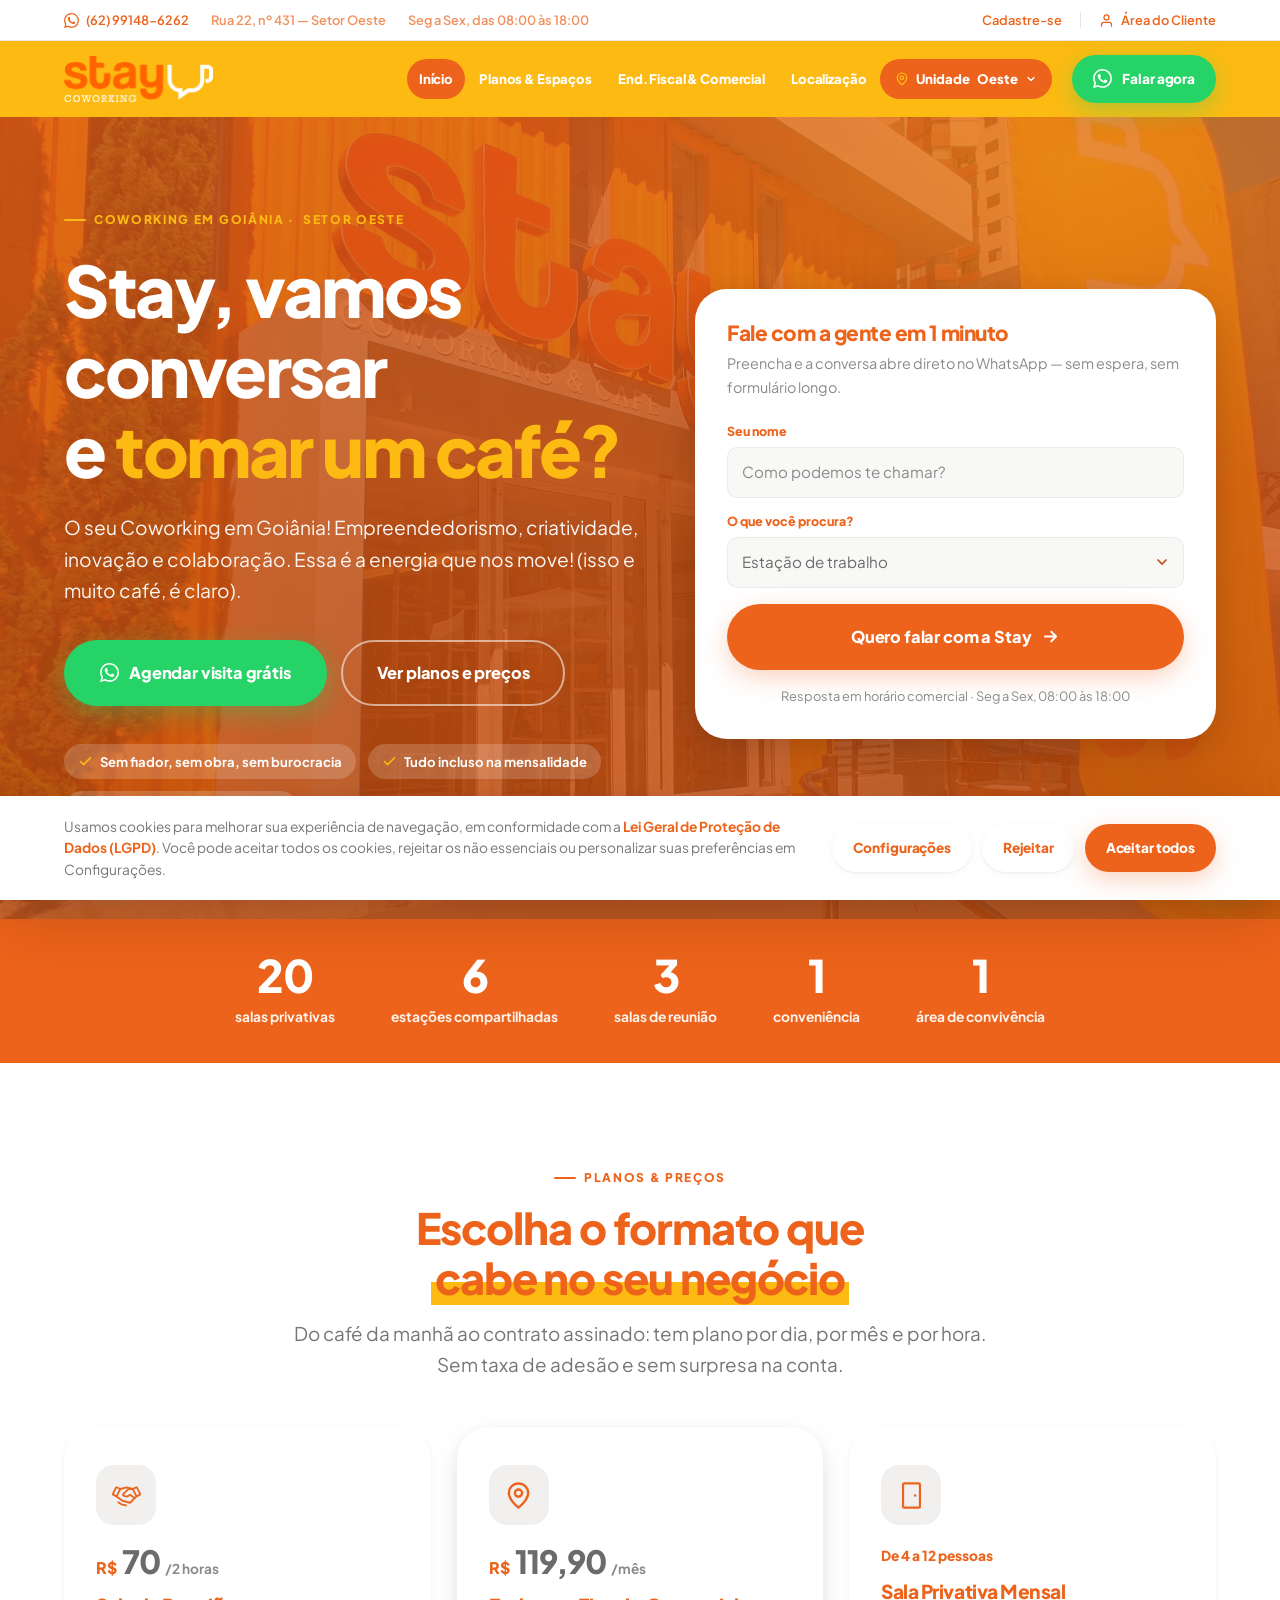
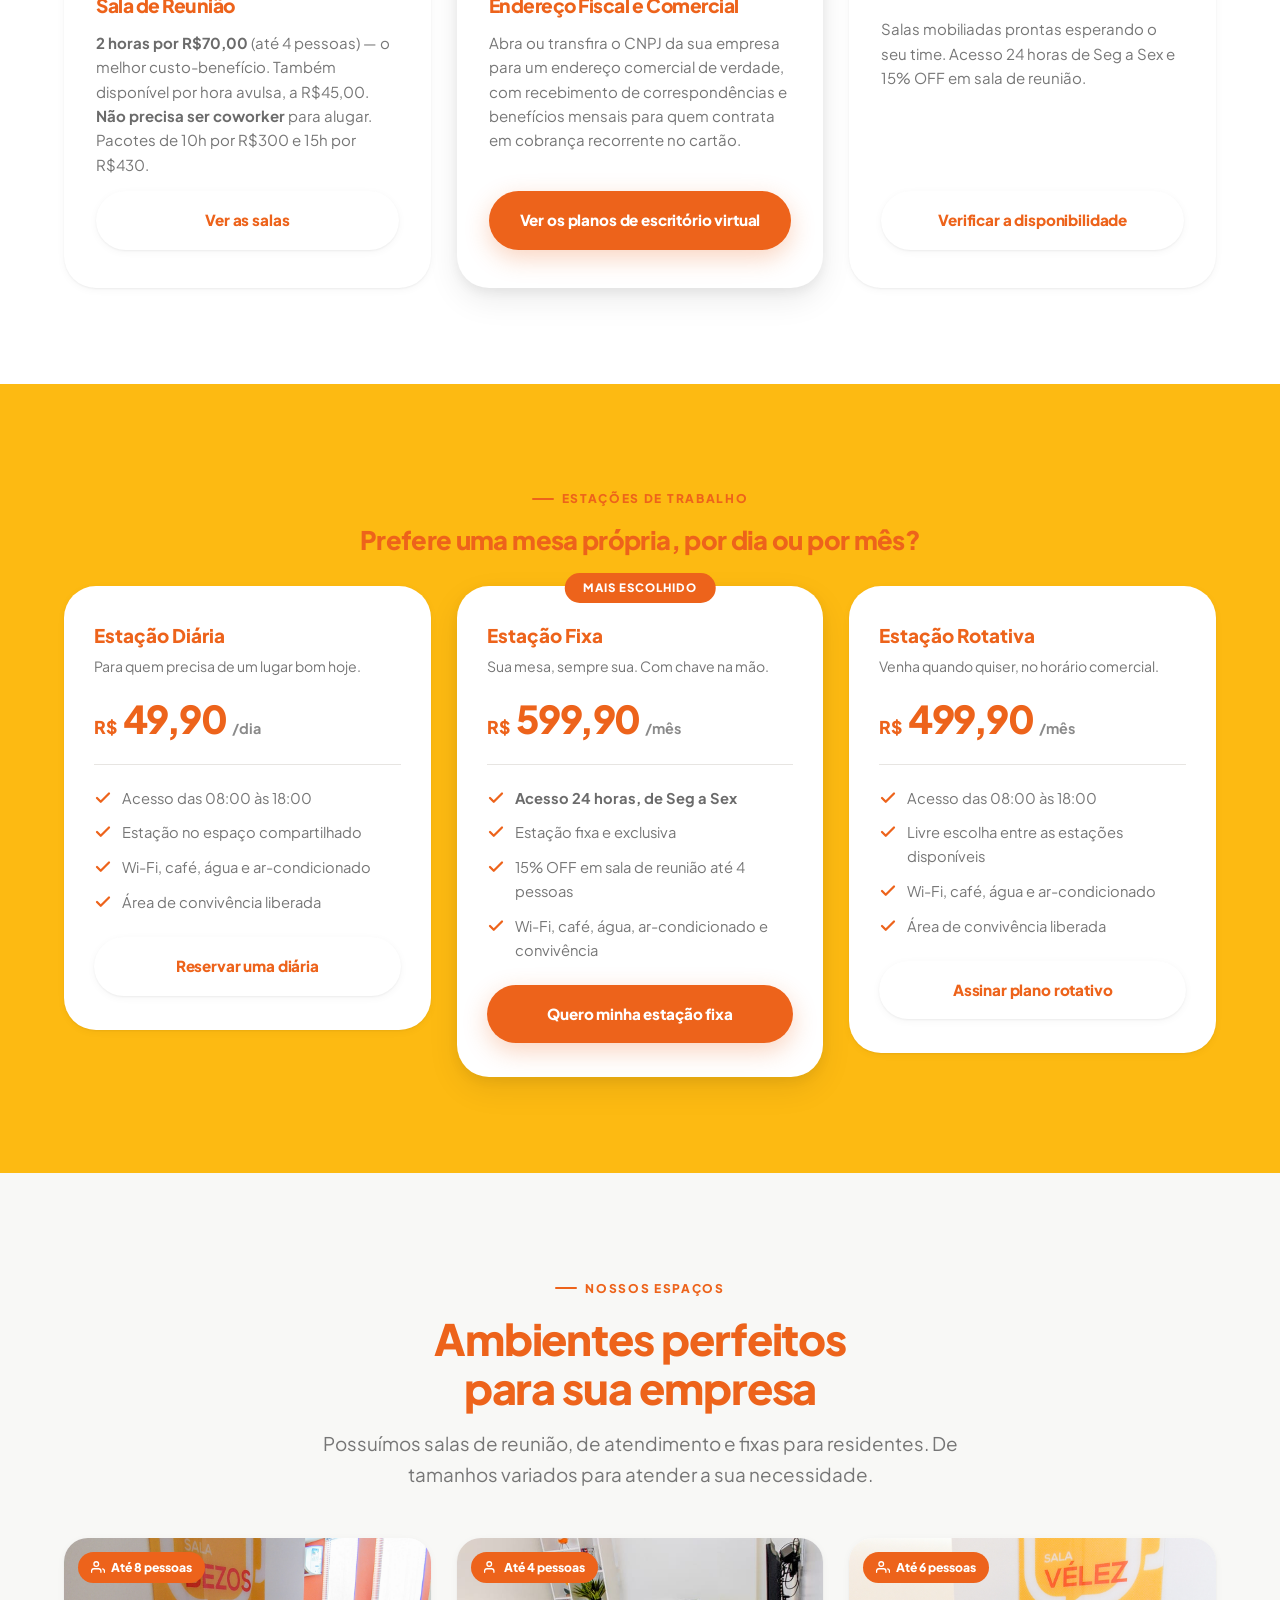
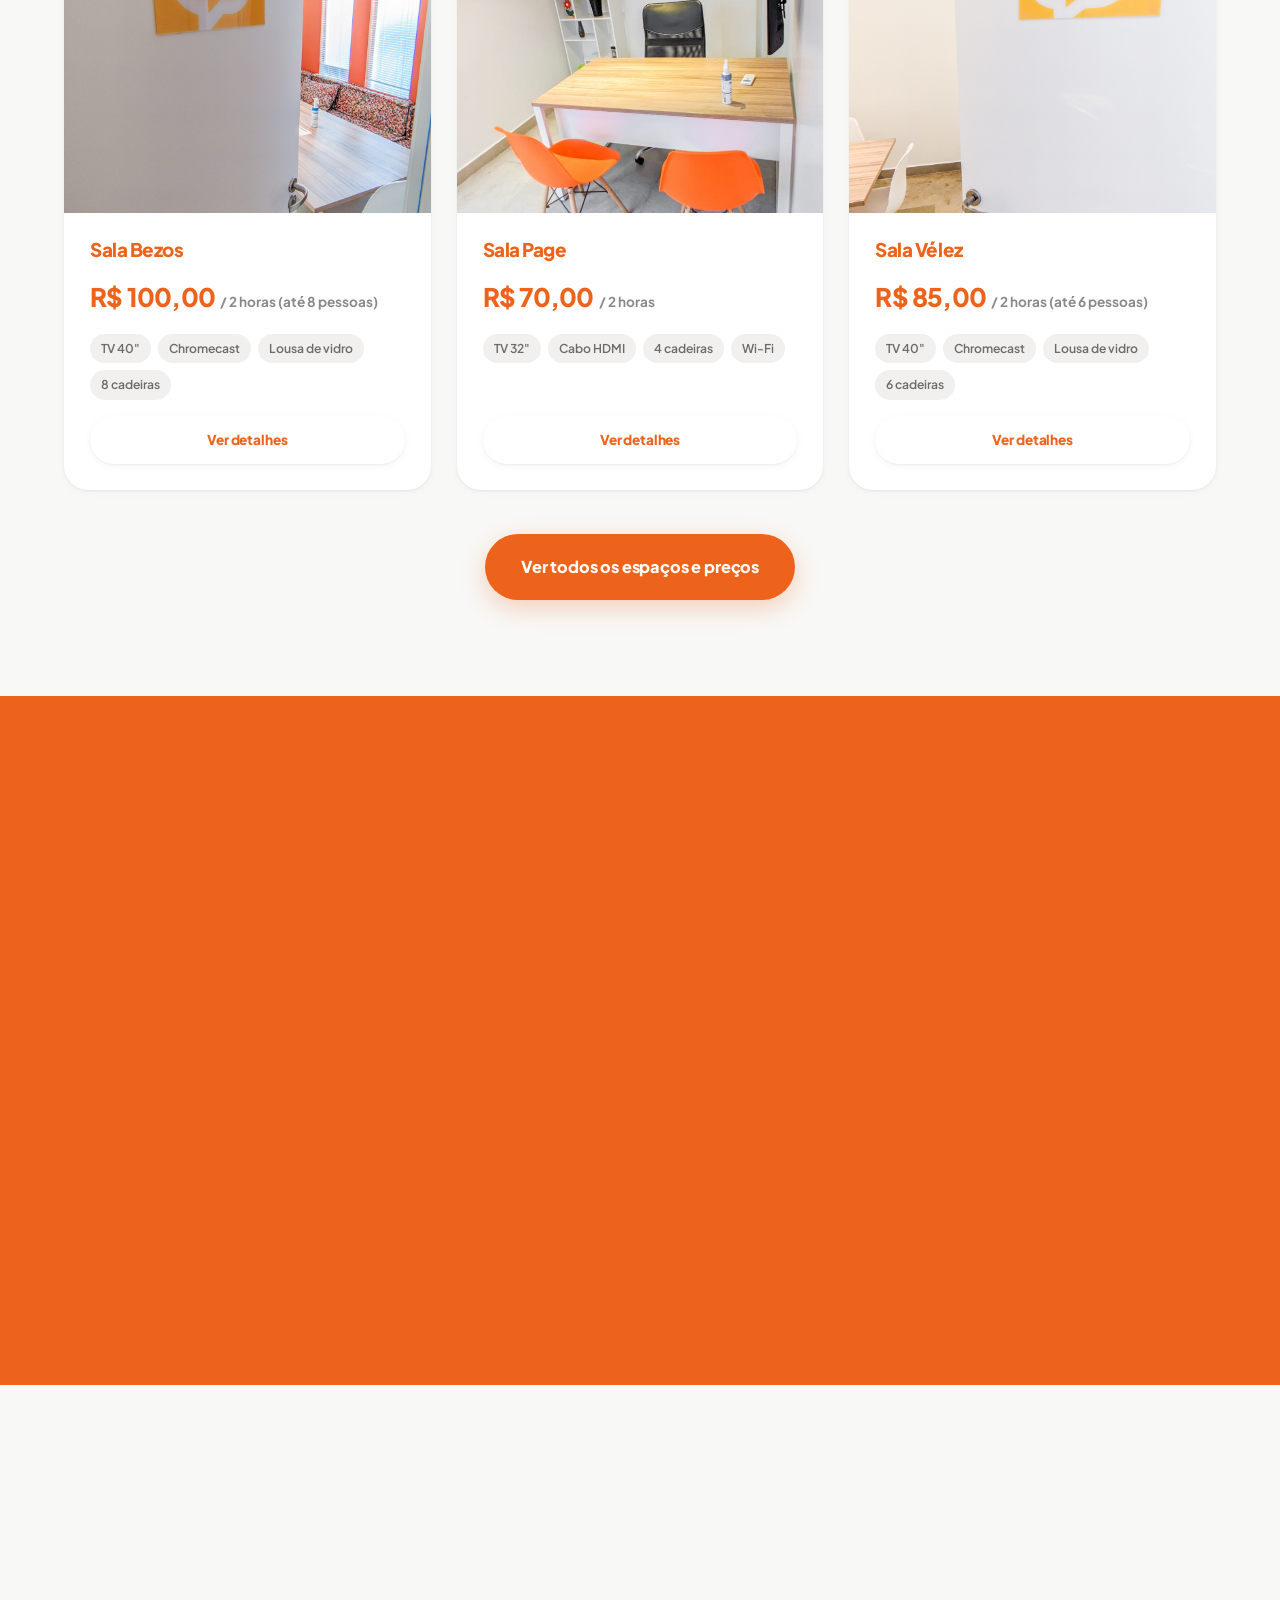
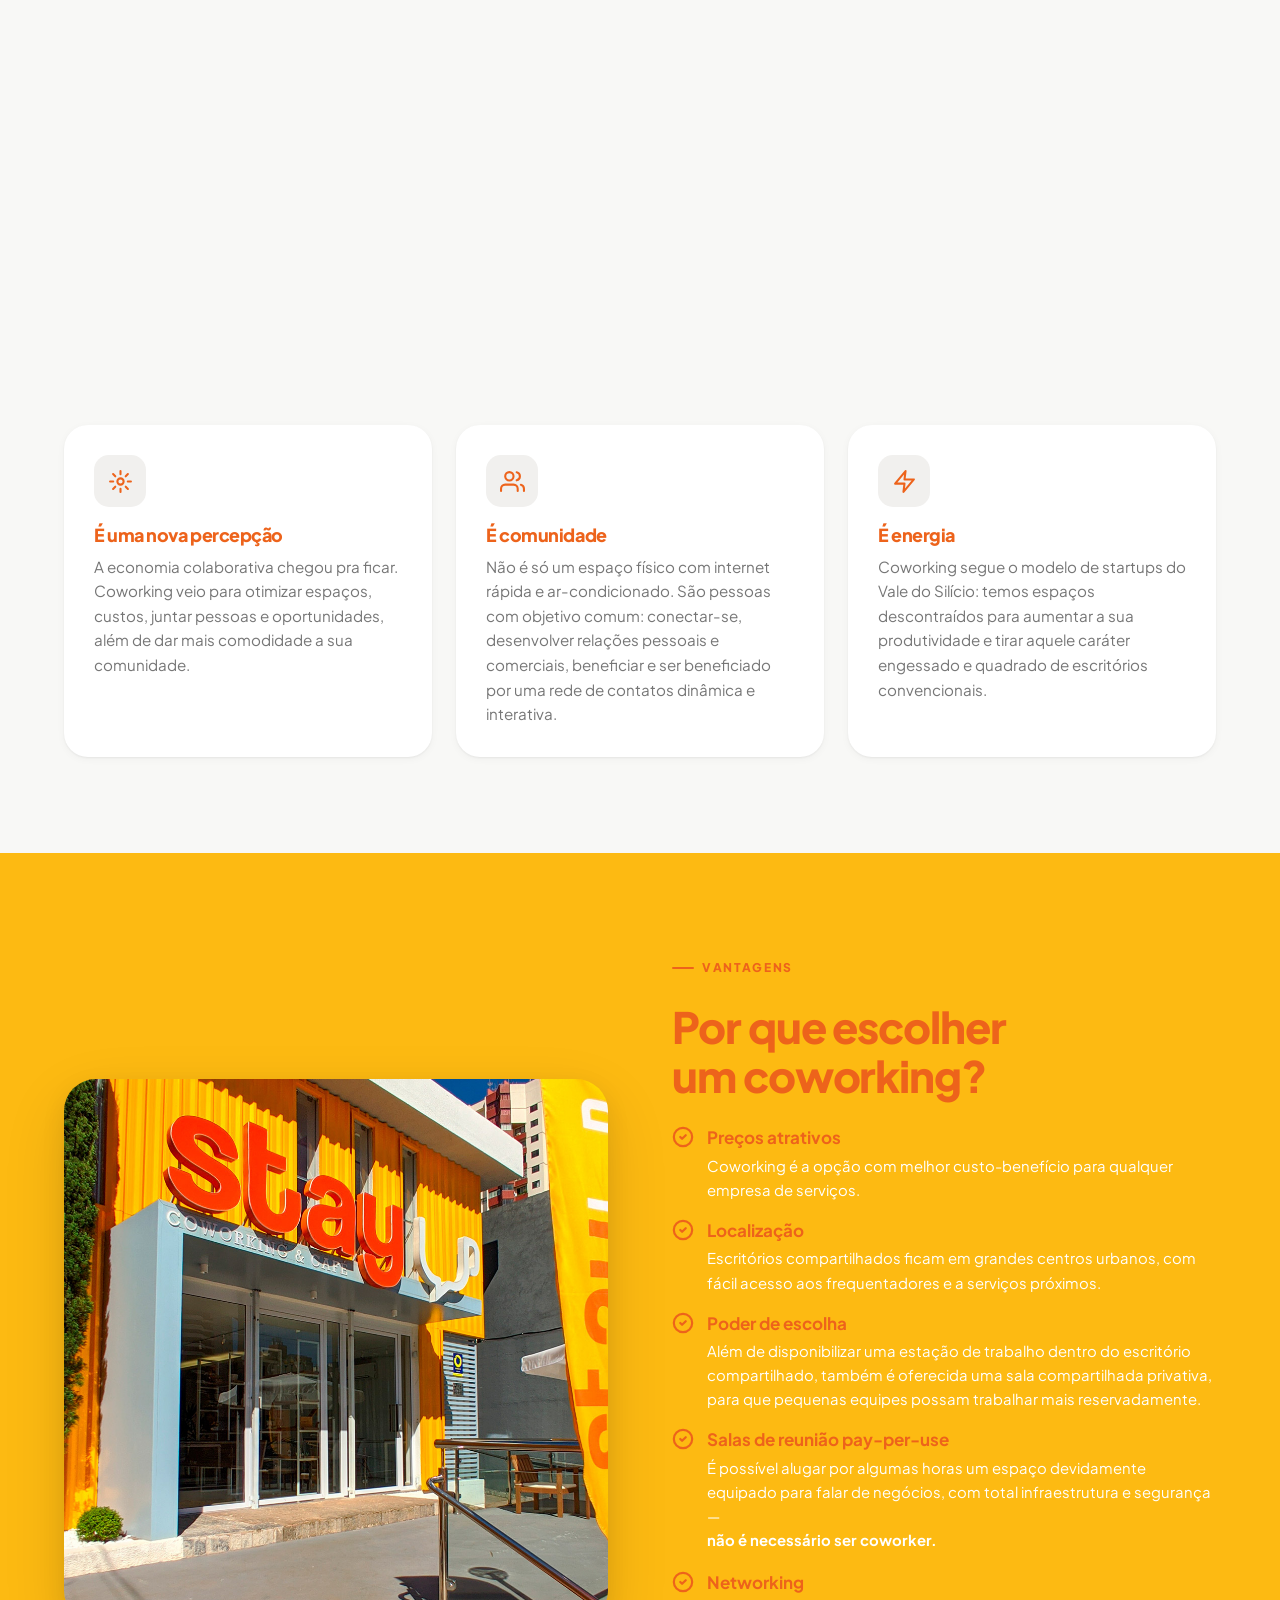
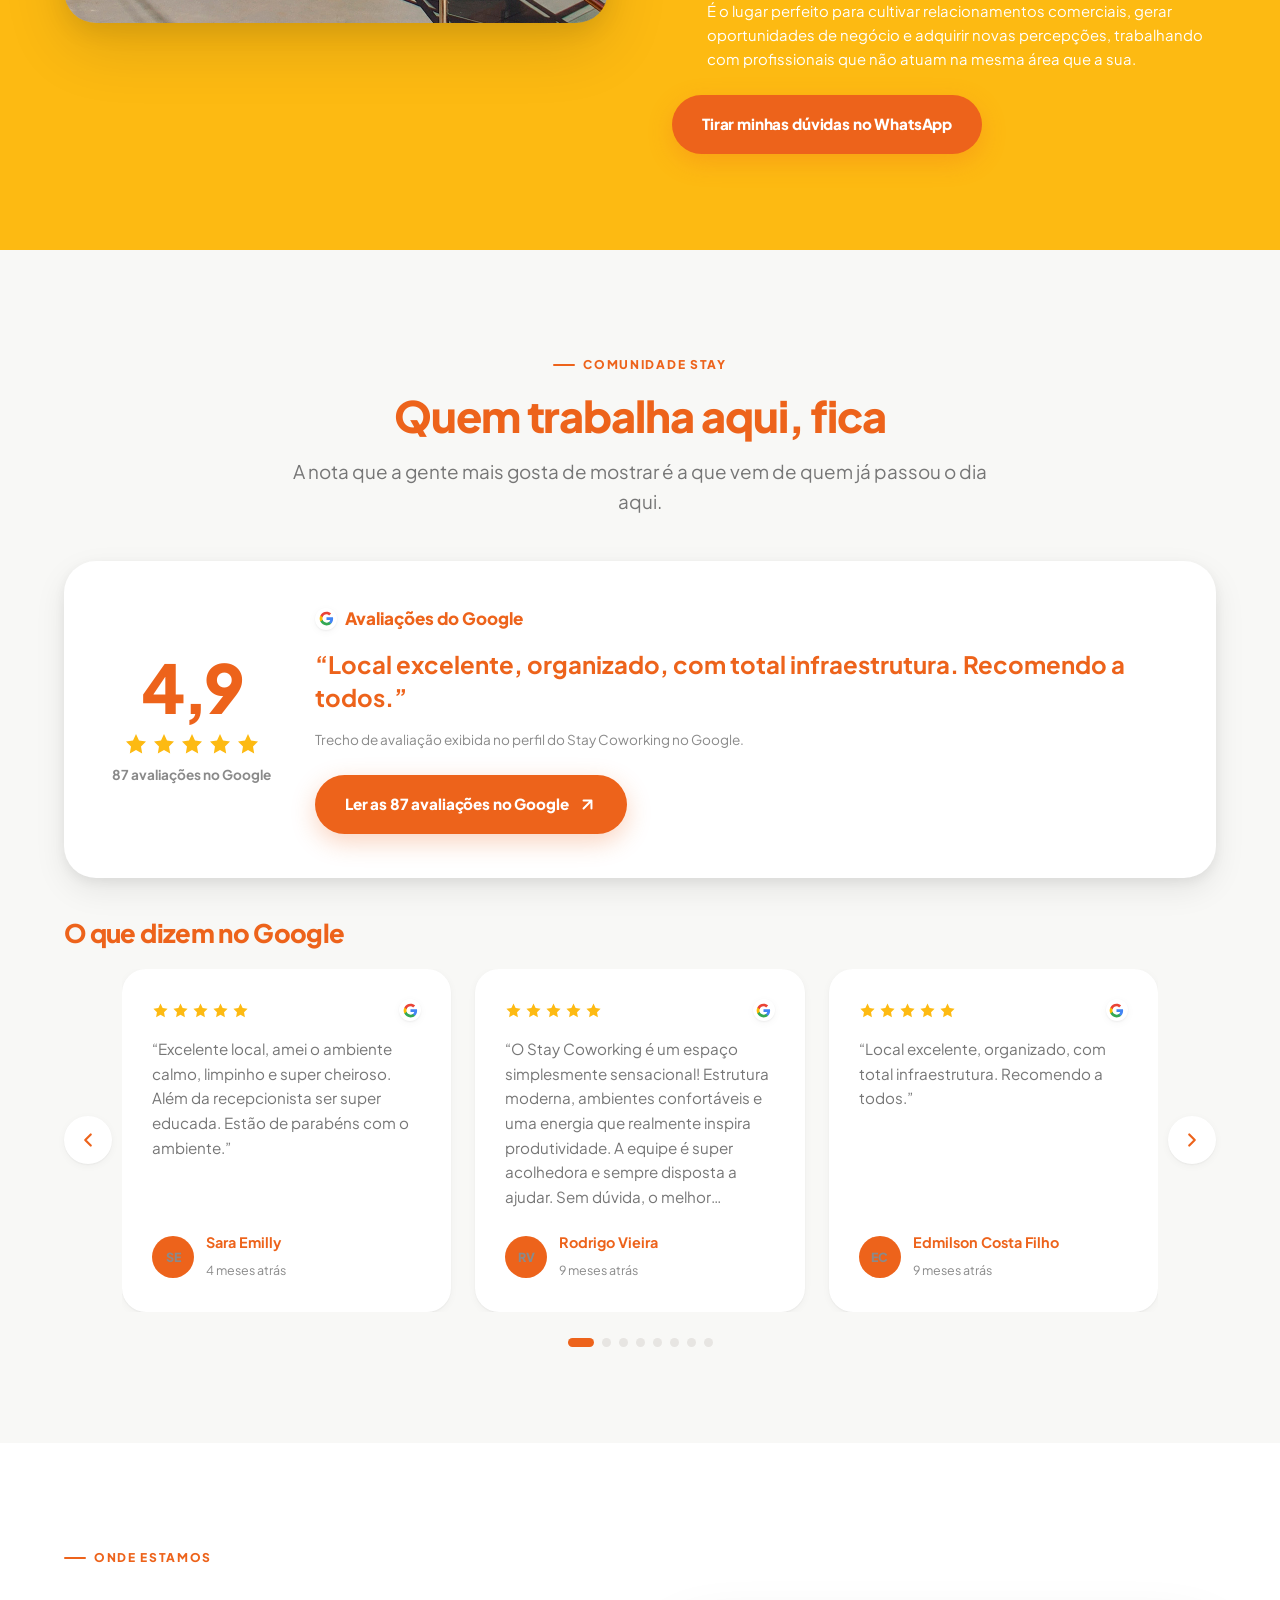
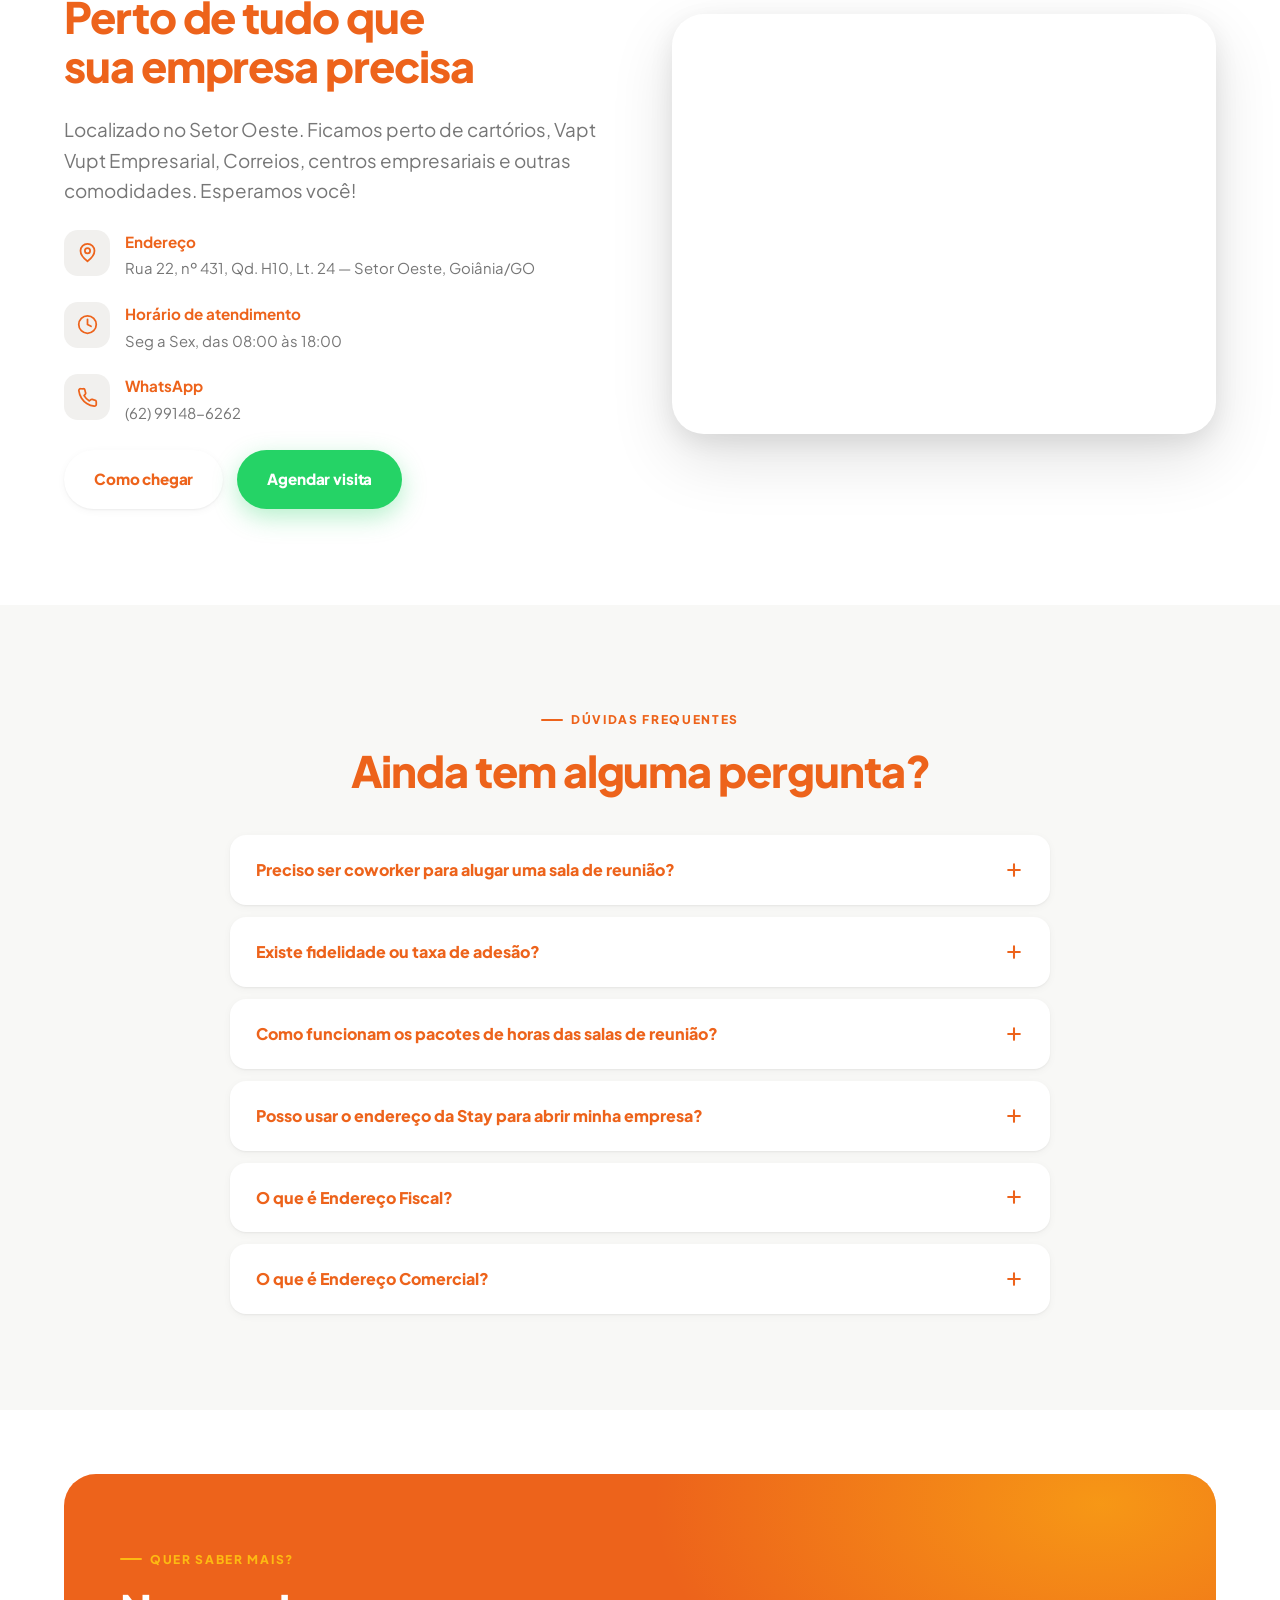
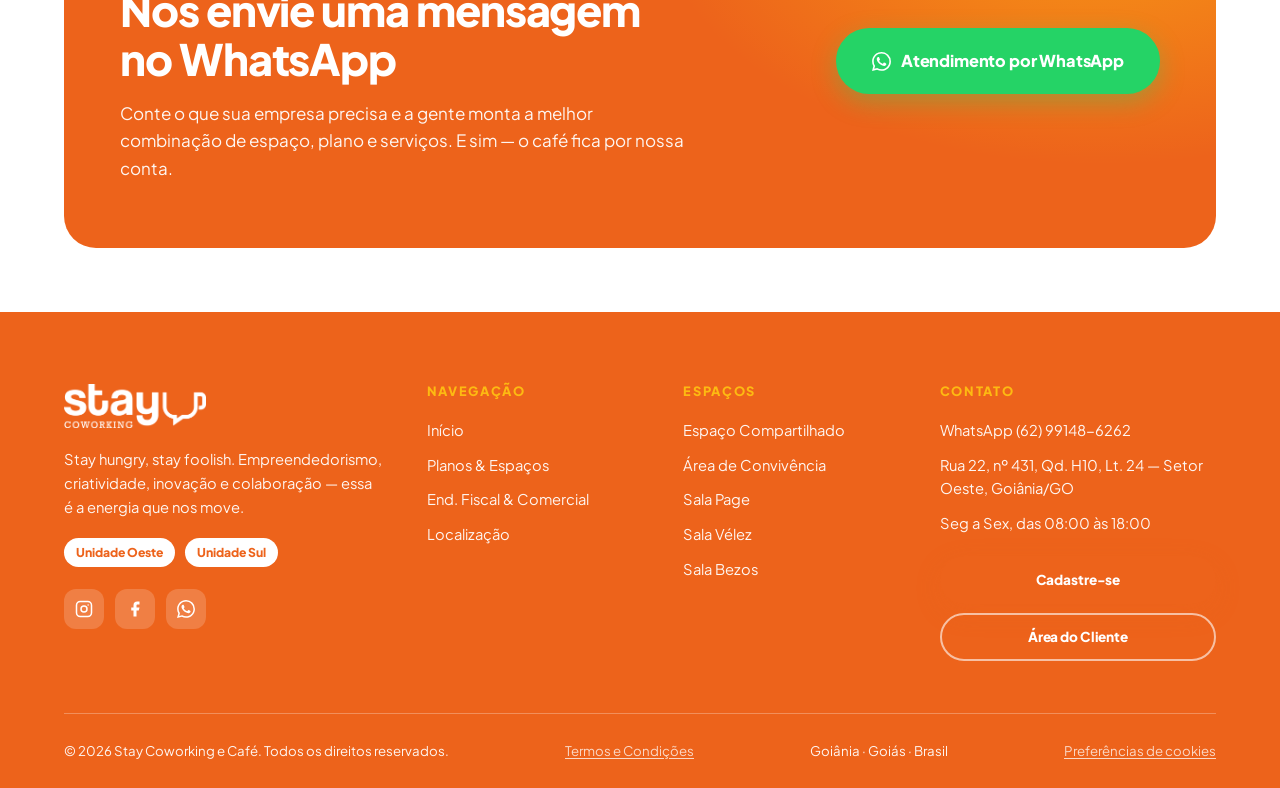
<file: index.html>
﻿<!DOCTYPE html>
<html lang="pt-BR">
<head>
<!-- Google Tag Manager -->
<script>(function(w,d,s,l,i){w[l]=w[l]||[];w[l].push({'gtm.start':
new Date().getTime(),event:'gtm.js'});var f=d.getElementsByTagName(s)[0],
j=d.createElement(s),dl=l!='dataLayer'?'&l='+l:'';j.async=true;j.src=
'https://www.googletagmanager.com/gtm.js?id='+i+dl;f.parentNode.insertBefore(j,f);
})(window,document,'script','dataLayer','GTM-WR3MW7B');</script>
<!-- End Google Tag Manager -->
<meta charset="UTF-8">
<meta name="viewport" content="width=device-width, initial-scale=1">
<title>Stay Coworking Goiânia | Escritório, Sala de Reunião e Endereço Fiscal</title>
<meta name="description" content="Coworking em Goiânia, no Setor Oeste. Estação de trabalho a partir de R$49,90/dia, salas de reunião a partir de R$70 e endereço fiscal a partir de R$119,90/mês. Agende sua visita pelo WhatsApp.">
<meta name="theme-color" content="#FDBA12">
<link rel="canonical" href="https://staycoworking.com.br/">

<meta property="og:type" content="website">
<meta property="og:title" content="Stay Coworking Goiânia | Seu escritório pronto para usar">
<meta property="og:description" content="Estação de trabalho, sala de reunião e endereço fiscal no Setor Oeste, Goiânia. Stay hungry, stay foolish.">
<meta property="og:image" content="https://staycoworking.com.br/site/wp-content/uploads/2020/04/BG-HOME.jpg">
<meta property="og:locale" content="pt_BR">

<link rel="icon" href="assets/img/favicon.png">
<link rel="preconnect" href="https://fonts.googleapis.com">
<link rel="preconnect" href="https://fonts.gstatic.com" crossorigin>
<link href="https://fonts.googleapis.com/css2?family=Plus+Jakarta+Sans:wght@400;500;600;700;800&family=Quicksand:wght@700&display=swap" rel="stylesheet">
<link rel="stylesheet" href="assets/css/style.css?v=3">

<script type="application/ld+json">
{
  "@context":"https://schema.org",
  "@type":"LocalBusiness",
  "name":"Stay Coworking e Café",
  "image":"https://staycoworking.com.br/site/wp-content/uploads/2019/10/STAYAtivo-1-1.png",
  "url":"https://staycoworking.com.br/",
  "telephone":"+55 62 3602-0711",
  "priceRange":"R$49,90 - R$599,90",
  "address":{
    "@type":"PostalAddress",
    "streetAddress":"Rua 22, nº 431, Qd. H10, Lt. 24 — Setor Oeste",
    "addressLocality":"Goiânia","addressRegion":"GO","addressCountry":"BR"
  },
  "openingHoursSpecification":{
    "@type":"OpeningHoursSpecification",
    "dayOfWeek":["Monday","Tuesday","Wednesday","Thursday","Friday"],
    "opens":"08:00","closes":"18:00"
  },
  "sameAs":["https://instagram.com/staycoworking","https://facebook.com/staycoworking"]
}
</script>
</head>
<body data-page="index">
<!-- Google Tag Manager (noscript) -->
<noscript><iframe src="https://www.googletagmanager.com/ns.html?id=GTM-WR3MW7B"
height="0" width="0" style="display:none;visibility:hidden"></iframe></noscript>
<!-- End Google Tag Manager (noscript) -->

<!-- ================= TOPBAR ================= -->
<div class="topbar">
  <div class="container topbar__in">
    <div class="topbar__left">
      <a href="https://wa.me/5562991486262" data-unit-wa target="_blank" rel="noopener">
        <svg viewBox="0 0 24 24" fill="currentColor"><path d="M17.472 14.382c-.297-.149-1.758-.867-2.03-.967-.273-.099-.471-.148-.67.15-.197.297-.767.966-.94 1.164-.173.199-.347.223-.644.075-.297-.15-1.255-.463-2.39-1.475-.883-.788-1.48-1.761-1.653-2.059-.173-.297-.018-.458.13-.606.134-.133.298-.347.446-.52.149-.174.198-.298.298-.497.099-.198.05-.371-.025-.52-.075-.149-.669-1.612-.916-2.207-.242-.579-.487-.5-.669-.51-.173-.008-.371-.01-.57-.01-.198 0-.52.074-.792.372-.272.297-1.04 1.016-1.04 2.479 0 1.462 1.065 2.875 1.213 3.074.149.198 2.096 3.2 5.077 4.487.709.306 1.262.489 1.694.625.712.227 1.36.195 1.871.118.571-.085 1.758-.719 2.006-1.413.248-.694.248-1.289.173-1.413-.074-.124-.272-.198-.57-.347m-5.421 7.403h-.004a9.87 9.87 0 0 1-5.031-1.378l-.361-.214-3.741.982.998-3.648-.235-.374a9.86 9.86 0 0 1-1.51-5.26c.001-5.45 4.436-9.884 9.888-9.884 2.64 0 5.122 1.03 6.988 2.898a9.825 9.825 0 0 1 2.893 6.994c-.003 5.45-4.437 9.884-9.885 9.884m8.413-18.297A11.815 11.815 0 0 0 12.05 0C5.495 0 .16 5.335.157 11.892c0 2.096.547 4.142 1.588 5.945L.057 24l6.305-1.654a11.882 11.882 0 0 0 5.683 1.448h.005c6.554 0 11.89-5.335 11.893-11.893a11.821 11.821 0 0 0-3.48-8.413Z"/></svg>
        <span data-unit-text="whatsappLabel">(62) 99148-6262</span>
      </a>
      <span class="topbar-hide" style="opacity:.7"><span data-unit-text="enderecoCurto">Rua 22, nº 431 — Setor Oeste</span></span>
      <span class="topbar-hide" style="opacity:.7"><span data-unit-text="horario">Seg a Sex, das 08:00 às 18:00</span></span>
    </div>

    <div class="topbar__right">
      <a href="https://stay.conexa.app/index.php?r=site/cadastroPublico" target="_blank" rel="noopener">Cadastre-se</a>
      <span class="topbar__sep"></span>
      <a href="https://stay.conexa.app/" target="_blank" rel="noopener">
        <svg viewBox="0 0 24 24" fill="none" stroke="currentColor" stroke-width="2" stroke-linecap="round" stroke-linejoin="round"><path d="M20 21v-2a4 4 0 0 0-4-4H8a4 4 0 0 0-4 4v2"/><circle cx="12" cy="7" r="4"/></svg>
        Área do Cliente
      </a>
    </div>
  </div>
</div>

<!-- ================= HEADER ================= -->
<header class="header">
  <div class="container header__in">
    <a href="index.html" class="brand" aria-label="Stay Coworking — página inicial">
      <img class="brand__logo" src="assets/img/logo-stay.png" alt="Stay Coworking e Café">
    </a>

    <nav class="nav">
      <a href="index.html" class="is-current">Início</a>
      <a href="espacos.html">Planos &amp; Espaços</a>
      <a href="endereco-fiscal.html">End. Fiscal &amp; Comercial</a>
      <a href="#localizacao">Localização</a>

      <!-- Seletor de unidade dentro do menu -->
      <div class="unit">
        <button class="unit__btn" aria-expanded="false" aria-haspopup="true">
          <svg class="pin" viewBox="0 0 24 24" fill="none" stroke="currentColor" stroke-width="2.2" stroke-linecap="round" stroke-linejoin="round"><path d="M20 10c0 6-8 12-8 12s-8-6-8-12a8 8 0 0 1 16 0Z"/><circle cx="12" cy="10" r="3"/></svg>
          Unidade <span data-unit-current>Oeste</span>
          <svg class="caret" viewBox="0 0 24 24" fill="none" stroke="currentColor" stroke-width="2.5" stroke-linecap="round"><path d="M6 9l6 6 6-6"/></svg>
        </button>

        <div class="unit__menu" role="menu">
          <div class="unit__menu-title">Escolha a unidade que quer acessar</div>

          <button class="unit__opt is-active" data-unit-id="oeste" role="menuitem">
            <span class="unit__opt-ico"><svg viewBox="0 0 24 24" fill="none" stroke="currentColor" stroke-width="2" stroke-linecap="round" stroke-linejoin="round"><path d="M3 21h18M5 21V7l7-4 7 4v14M9 21v-5h6v5"/></svg></span>
            <span>
              <span class="unit__opt-name">Stay Oeste</span>
              <span class="unit__opt-desc">Rua 22, nº 431 — Setor Oeste, Goiânia. Estações, salas de reunião e endereço fiscal.</span>
            </span>
            <svg class="unit__check" viewBox="0 0 24 24" fill="none" stroke="currentColor" stroke-width="3" stroke-linecap="round" stroke-linejoin="round"><path d="M20 6 9 17l-5-5"/></svg>
          </button>

          <button class="unit__opt" data-unit-id="sul" role="menuitem">
            <span class="unit__opt-ico"><svg viewBox="0 0 24 24" fill="none" stroke="currentColor" stroke-width="2" stroke-linecap="round" stroke-linejoin="round"><path d="M3 21h18M5 21V7l7-4 7 4v14M9 21v-5h6v5"/></svg></span>
            <span>
              <span class="unit__opt-name">Stay Sul</span>
              <span class="unit__opt-desc">Setor Sul, Goiânia. Salas privativas e Sala Gates para reunião.</span>
            </span>
            <svg class="unit__check" viewBox="0 0 24 24" fill="none" stroke="currentColor" stroke-width="3" stroke-linecap="round" stroke-linejoin="round"><path d="M20 6 9 17l-5-5"/></svg>
          </button>
        </div>
      </div>
    </nav>

    <div class="header__cta">
      <a href="https://wa.me/5562991486262" data-unit-wa target="_blank" rel="noopener" class="btn btn--wa btn--sm">
        <svg viewBox="0 0 24 24" fill="currentColor"><path d="M17.472 14.382c-.297-.149-1.758-.867-2.03-.967-.273-.099-.471-.148-.67.15-.197.297-.767.966-.94 1.164-.173.199-.347.223-.644.075-.297-.15-1.255-.463-2.39-1.475-.883-.788-1.48-1.761-1.653-2.059-.173-.297-.018-.458.13-.606.134-.133.298-.347.446-.52.149-.174.198-.298.298-.497.099-.198.05-.371-.025-.52-.075-.149-.669-1.612-.916-2.207-.242-.579-.487-.5-.669-.51-.173-.008-.371-.01-.57-.01-.198 0-.52.074-.792.372-.272.297-1.04 1.016-1.04 2.479 0 1.462 1.065 2.875 1.213 3.074.149.198 2.096 3.2 5.077 4.487.709.306 1.262.489 1.694.625.712.227 1.36.195 1.871.118.571-.085 1.758-.719 2.006-1.413.248-.694.248-1.289.173-1.413-.074-.124-.272-.198-.57-.347m-5.421 7.403h-.004a9.87 9.87 0 0 1-5.031-1.378l-.361-.214-3.741.982.998-3.648-.235-.374a9.86 9.86 0 0 1-1.51-5.26c.001-5.45 4.436-9.884 9.888-9.884 2.64 0 5.122 1.03 6.988 2.898a9.825 9.825 0 0 1 2.893 6.994c-.003 5.45-4.437 9.884-9.885 9.884m8.413-18.297A11.815 11.815 0 0 0 12.05 0C5.495 0 .16 5.335.157 11.892c0 2.096.547 4.142 1.588 5.945L.057 24l6.305-1.654a11.882 11.882 0 0 0 5.683 1.448h.005c6.554 0 11.89-5.335 11.893-11.893a11.821 11.821 0 0 0-3.48-8.413Z"/></svg>
        Falar agora
      </a>
      <button class="burger" aria-label="Abrir menu" aria-expanded="false"><span></span></button>
    </div>
  </div>
</header>

<!-- ================= MENU MOBILE ================= -->
<div class="mobile-nav">
  <a href="index.html">Início</a>
  <a href="espacos.html">Planos &amp; Espaços</a>
  <a href="endereco-fiscal.html">End. Fiscal &amp; Comercial</a>
  <a href="#localizacao">Localização</a>
  <a href="https://stay.conexa.app/index.php?r=site/cadastroPublico" target="_blank" rel="noopener">Cadastre-se</a>
  <a href="https://stay.conexa.app/" target="_blank" rel="noopener">Área do Cliente</a>

  <div class="unit">
    <button class="unit__btn" aria-expanded="false" aria-haspopup="true">
      <svg class="pin" viewBox="0 0 24 24" fill="none" stroke="currentColor" stroke-width="2.2" stroke-linecap="round" stroke-linejoin="round"><path d="M20 10c0 6-8 12-8 12s-8-6-8-12a8 8 0 0 1 16 0Z"/><circle cx="12" cy="10" r="3"/></svg>
      Unidade <span data-unit-current>Oeste</span>
      <svg class="caret" viewBox="0 0 24 24" fill="none" stroke="currentColor" stroke-width="2.5" stroke-linecap="round"><path d="M6 9l6 6 6-6"/></svg>
    </button>
    <div class="unit__menu" role="menu">
      <div class="unit__menu-title">Escolha a unidade que quer acessar</div>
      <button class="unit__opt is-active" data-unit-id="oeste" role="menuitem">
        <span class="unit__opt-ico"><svg viewBox="0 0 24 24" fill="none" stroke="currentColor" stroke-width="2" stroke-linecap="round" stroke-linejoin="round"><path d="M3 21h18M5 21V7l7-4 7 4v14M9 21v-5h6v5"/></svg></span>
        <span>
          <span class="unit__opt-name">Stay Oeste</span>
          <span class="unit__opt-desc">Rua 22, nº 431 — Setor Oeste, Goiânia.</span>
        </span>
        <svg class="unit__check" viewBox="0 0 24 24" fill="none" stroke="currentColor" stroke-width="3" stroke-linecap="round" stroke-linejoin="round"><path d="M20 6 9 17l-5-5"/></svg>
      </button>
      <button class="unit__opt" data-unit-id="sul" role="menuitem">
        <span class="unit__opt-ico"><svg viewBox="0 0 24 24" fill="none" stroke="currentColor" stroke-width="2" stroke-linecap="round" stroke-linejoin="round"><path d="M3 21h18M5 21V7l7-4 7 4v14M9 21v-5h6v5"/></svg></span>
        <span>
          <span class="unit__opt-name">Stay Sul</span>
          <span class="unit__opt-desc">Setor Sul, Goiânia.</span>
        </span>
        <svg class="unit__check" viewBox="0 0 24 24" fill="none" stroke="currentColor" stroke-width="3" stroke-linecap="round" stroke-linejoin="round"><path d="M20 6 9 17l-5-5"/></svg>
      </button>
    </div>
  </div>

  <a href="https://wa.me/5562991486262" data-unit-wa target="_blank" rel="noopener" class="btn btn--whats btn--block">Atendimento por WhatsApp</a>
</div>

<main>

<!-- ================= HERO ================= -->
<section class="hero">
  <div class="hero__bg"></div>
  <div class="hero__veil"></div>
  <div class="container hero__in">

    <div>
      <span class="eyebrow">Coworking em Goiânia · <span data-unit-text="bairro">Setor Oeste</span></span>
      <h1 class="h-display">Stay, vamos conversar<br>e <span class="hl">tomar um café?</span></h1>
      <p class="hero__sub">
        O seu Coworking em Goiânia! Empreendedorismo, criatividade, inovação e colaboração.
        Essa é a energia que nos move! (isso e muito café, é claro).
      </p>

      <div class="btn-row">
        <a href="https://wa.me/5562991486262" data-unit-wa data-wa-msg="Olá! Vim pelo site e quero agendar uma visita na Stay Coworking." target="_blank" rel="noopener" class="btn btn--whats btn--lg">
          <svg viewBox="0 0 24 24" fill="currentColor"><path d="M17.472 14.382c-.297-.149-1.758-.867-2.03-.967-.273-.099-.471-.148-.67.15-.197.297-.767.966-.94 1.164-.173.199-.347.223-.644.075-.297-.15-1.255-.463-2.39-1.475-.883-.788-1.48-1.761-1.653-2.059-.173-.297-.018-.458.13-.606.134-.133.298-.347.446-.52.149-.174.198-.298.298-.497.099-.198.05-.371-.025-.52-.075-.149-.669-1.612-.916-2.207-.242-.579-.487-.5-.669-.51-.173-.008-.371-.01-.57-.01-.198 0-.52.074-.792.372-.272.297-1.04 1.016-1.04 2.479 0 1.462 1.065 2.875 1.213 3.074.149.198 2.096 3.2 5.077 4.487.709.306 1.262.489 1.694.625.712.227 1.36.195 1.871.118.571-.085 1.758-.719 2.006-1.413.248-.694.248-1.289.173-1.413-.074-.124-.272-.198-.57-.347m-5.421 7.403h-.004a9.87 9.87 0 0 1-5.031-1.378l-.361-.214-3.741.982.998-3.648-.235-.374a9.86 9.86 0 0 1-1.51-5.26c.001-5.45 4.436-9.884 9.888-9.884 2.64 0 5.122 1.03 6.988 2.898a9.825 9.825 0 0 1 2.893 6.994c-.003 5.45-4.437 9.884-9.885 9.884m8.413-18.297A11.815 11.815 0 0 0 12.05 0C5.495 0 .16 5.335.157 11.892c0 2.096.547 4.142 1.588 5.945L.057 24l6.305-1.654a11.882 11.882 0 0 0 5.683 1.448h.005c6.554 0 11.89-5.335 11.893-11.893a11.821 11.821 0 0 0-3.48-8.413Z"/></svg>
          Agendar visita grátis
        </a>
        <a href="#planos" class="btn btn--outline-light btn--lg">Ver planos e preços</a>
      </div>

      <ul class="hero__trust">
        <li class="chip"><svg viewBox="0 0 24 24" fill="none" stroke="currentColor" stroke-width="2.5" stroke-linecap="round" stroke-linejoin="round"><path d="M20 6 9 17l-5-5"/></svg> Sem fiador, sem obra, sem burocracia</li>
        <li class="chip"><svg viewBox="0 0 24 24" fill="none" stroke="currentColor" stroke-width="2.5" stroke-linecap="round" stroke-linejoin="round"><path d="M20 6 9 17l-5-5"/></svg> Tudo incluso na mensalidade</li>
        <li class="chip"><svg viewBox="0 0 24 24" fill="none" stroke="currentColor" stroke-width="2.5" stroke-linecap="round" stroke-linejoin="round"><path d="M20 6 9 17l-5-5"/></svg> Perto de cartórios e Correios</li>
      </ul>
    </div>

    <!-- Card de captura de lead -->
    <div class="hero__card">
      <h3>Fale com a gente em 1 minuto</h3>
      <p class="small" style="color:var(--muted);margin-top:8px;margin-bottom:22px">
        Preencha e a conversa abre direto no WhatsApp — sem espera, sem formulário longo.
      </p>

      <form data-wa-form class="stack-sm">
        <label class="field">
          <span>Seu nome</span>
          <input type="text" name="nome" placeholder="Como podemos te chamar?" required>
        </label>
        <label class="field">
          <span>O que você procura?</span>
          <select name="interesse" required>
            <option value="Estação de trabalho">Estação de trabalho</option>
            <option value="Sala privativa / equipe">Sala privativa para minha equipe</option>
            <option value="Sala de reunião (por hora)">Sala de reunião (por hora)</option>
            <option value="Endereço fiscal e comercial">Endereço fiscal e comercial</option>
            <option value="Ainda não sei / quero conhecer">Ainda não sei — quero conhecer</option>
          </select>
        </label>
        <button type="submit" class="btn btn--primary btn--block btn--lg">
          Quero falar com a Stay
          <svg viewBox="0 0 24 24" fill="none" stroke="currentColor" stroke-width="2.5" stroke-linecap="round" stroke-linejoin="round"><path d="M5 12h14M13 6l6 6-6 6"/></svg>
        </button>
        <p class="tiny center">Resposta em horário comercial · Seg a Sex, 08:00 às 18:00</p>
      </form>
    </div>

  </div>
</section>

<!-- ================= PROVA SOCIAL ================= -->
<section class="proof">
  <div class="container proof__in">
    <div><div class="proof__n"><span data-count="20">0</span></div><div class="proof__l">salas privativas</div></div>
    <div><div class="proof__n"><span data-count="6">0</span></div><div class="proof__l">estações compartilhadas</div></div>
    <div><div class="proof__n"><span data-count="3">0</span></div><div class="proof__l">salas de reunião</div></div>
    <div><div class="proof__n"><span data-count="1">0</span></div><div class="proof__l">conveniência</div></div>
    <div><div class="proof__n"><span data-count="1">0</span></div><div class="proof__l">área de convivência</div></div>
  </div>
</section>

<!-- ================= PLANOS ================= -->
<section class="section" id="planos">
  <div class="container">
    <div class="section-head center stack-sm reveal" style="margin-bottom:48px">
      <span class="eyebrow">Planos &amp; preços</span>
      <h2 class="h2">Escolha o formato que <span class="hl-mark">cabe no seu negócio</span></h2>
      <p class="lead">Do café da manhã ao contrato assinado: tem plano por dia, por mês e por hora. Sem taxa de adesão e sem surpresa na conta.</p>
    </div>

    <!-- Endereço Fiscal e Comercial é a prioridade nº 1 — posicionado no centro -->
    <div class="spots">
      <article class="spot reveal">
        <div class="spot__ico"><svg viewBox="0 0 256 256"><polyline points="200 152 160 192 96 176 40 136" fill="none" stroke="currentColor" stroke-linecap="round" stroke-linejoin="round" stroke-width="16"/><polyline points="72.68 70.63 128 56 183.32 70.63" fill="none" stroke="currentColor" stroke-linecap="round" stroke-linejoin="round" stroke-width="16"/><path d="M34.37,60.42,8.85,111.48a8,8,0,0,0,3.57,10.73L40,136,72.68,70.63,45.11,56.85A8,8,0,0,0,34.37,60.42Z" fill="none" stroke="currentColor" stroke-linecap="round" stroke-linejoin="round" stroke-width="16"/><path d="M216,136l27.58-13.79a8,8,0,0,0,3.57-10.73L221.63,60.42a8,8,0,0,0-10.74-3.57L183.32,70.63Z" fill="none" stroke="currentColor" stroke-linecap="round" stroke-linejoin="round" stroke-width="16"/><path d="M184,72H144L98.34,116.29a8,8,0,0,0,1.38,12.42C117.23,139.9,141,139.13,160,120l40,32,16-16" fill="none" stroke="currentColor" stroke-linecap="round" stroke-linejoin="round" stroke-width="16"/><polyline points="124.06 216 82.34 205.57 56 186.75" fill="none" stroke="currentColor" stroke-linecap="round" stroke-linejoin="round" stroke-width="16"/></svg></div>
        <div class="spot__price"><span class="cur">R$</span><b>70</b><span class="per">/2 horas</span></div>
        <h3>Sala de Reunião</h3>
        <p><b>2 horas por R$70,00</b> (até 4 pessoas) — o melhor custo-benefício. Também disponível por hora avulsa, a R$45,00. <b>Não precisa ser coworker</b> para alugar. Pacotes de 10h por R$300 e 15h por R$430.</p>
        <a href="espacos.html" class="btn btn--ghost btn--block">Ver as salas</a>
      </article>

      <article class="spot spot--top reveal">
        <div class="spot__ico"><svg viewBox="0 0 24 24" fill="none" stroke="currentColor" stroke-width="2" stroke-linecap="round" stroke-linejoin="round"><path d="M20 10c0 6-8 12-8 12s-8-6-8-12a8 8 0 0 1 16 0Z"/><circle cx="12" cy="10" r="3"/></svg></div>
        <div class="spot__price"><span class="cur">R$</span><b>119,90</b><span class="per">/mês</span></div>
        <h3>Endereço Fiscal e Comercial</h3>
        <p>Abra ou transfira o CNPJ da sua empresa para um endereço comercial de verdade, com recebimento de correspondências e benefícios mensais para quem contrata em cobrança recorrente no cartão.</p>
        <a href="endereco-fiscal.html" class="btn btn--primary btn--block">Ver os planos de escritório virtual</a>
      </article>

      <article class="spot reveal">
        <div class="spot__ico"><svg viewBox="0 0 24 24" fill="none" stroke="currentColor" stroke-width="1.8" stroke-linecap="round" stroke-linejoin="round"><rect x="5" y="2" width="14" height="20" rx="1"/><circle cx="15" cy="12" r="1" fill="currentColor" stroke="none"/></svg></div>
        <div class="spot__flag">De 4 a 12 pessoas</div>
        <h3>Sala Privativa Mensal</h3>
        <p>Salas mobiliadas prontas esperando o seu time. Acesso 24 horas de Seg a Sex e 15% OFF em sala de reunião.</p>
        <a href="https://wa.me/5562991486262" data-unit-wa data-wa-msg="Olá! Quero verificar a disponibilidade da sala privativa mensal na Stay Coworking." target="_blank" rel="noopener" class="btn btn--ghost btn--block">Verificar a disponibilidade</a>
      </article>
    </div>
  </div>
</section>

<!-- Estações de trabalho — faixa em amarelo institucional, separada dos destaques principais -->
<section class="section" style="background:var(--accent)">
  <div class="container">
    <div class="section-head center stack-sm reveal" style="margin:0 auto 32px">
      <span class="eyebrow">Estações de trabalho</span>
      <h3 class="h3">Prefere uma mesa própria, por dia ou por mês?</h3>
    </div>

    <div class="plans">

      <article class="plan reveal">
        <div>
          <div class="plan__name">Estação Diária</div>
          <p class="plan__desc">Para quem precisa de um lugar bom hoje.</p>
        </div>
        <div class="plan__price"><span class="cur">R$</span><b>49,90</b><span class="per">/dia</span></div>
        <div class="plan__hr"></div>
        <ul class="plan__list">
          <li><svg viewBox="0 0 24 24" fill="none" stroke="currentColor" stroke-width="3" stroke-linecap="round" stroke-linejoin="round"><path d="M20 6 9 17l-5-5"/></svg> Acesso das 08:00 às 18:00</li>
          <li><svg viewBox="0 0 24 24" fill="none" stroke="currentColor" stroke-width="3" stroke-linecap="round" stroke-linejoin="round"><path d="M20 6 9 17l-5-5"/></svg> Estação no espaço compartilhado</li>
          <li><svg viewBox="0 0 24 24" fill="none" stroke="currentColor" stroke-width="3" stroke-linecap="round" stroke-linejoin="round"><path d="M20 6 9 17l-5-5"/></svg> Wi-Fi, café, água e ar-condicionado</li>
          <li><svg viewBox="0 0 24 24" fill="none" stroke="currentColor" stroke-width="3" stroke-linecap="round" stroke-linejoin="round"><path d="M20 6 9 17l-5-5"/></svg> Área de convivência liberada</li>
        </ul>
        <a href="https://wa.me/5562991486262" data-unit-wa data-wa-msg="Olá! Quero contratar a Estação Diária (R$49,90/dia) na Stay Coworking." target="_blank" rel="noopener" class="btn btn--ghost btn--block">Reservar uma diária</a>
      </article>

      <article class="plan plan--featured reveal">
        <span class="badge-pop">Mais escolhido</span>
        <div>
          <div class="plan__name">Estação Fixa</div>
          <p class="plan__desc">Sua mesa, sempre sua. Com chave na mão.</p>
        </div>
        <div class="plan__price"><span class="cur">R$</span><b>599,90</b><span class="per">/mês</span></div>
        <div class="plan__hr"></div>
        <ul class="plan__list">
          <li><svg viewBox="0 0 24 24" fill="none" stroke="currentColor" stroke-width="3" stroke-linecap="round" stroke-linejoin="round"><path d="M20 6 9 17l-5-5"/></svg> <b>Acesso 24 horas, de Seg a Sex</b></li>
          <li><svg viewBox="0 0 24 24" fill="none" stroke="currentColor" stroke-width="3" stroke-linecap="round" stroke-linejoin="round"><path d="M20 6 9 17l-5-5"/></svg> Estação fixa e exclusiva</li>
          <li><svg viewBox="0 0 24 24" fill="none" stroke="currentColor" stroke-width="3" stroke-linecap="round" stroke-linejoin="round"><path d="M20 6 9 17l-5-5"/></svg> 15% OFF em sala de reunião até 4 pessoas</li>
          <li><svg viewBox="0 0 24 24" fill="none" stroke="currentColor" stroke-width="3" stroke-linecap="round" stroke-linejoin="round"><path d="M20 6 9 17l-5-5"/></svg> Wi-Fi, café, água, ar-condicionado e convivência</li>
        </ul>
        <a href="https://wa.me/5562991486262" data-unit-wa data-wa-msg="Olá! Quero contratar a Estação Fixa (R$599,90/mês) na Stay Coworking." target="_blank" rel="noopener" class="btn btn--primary btn--block">Quero minha estação fixa</a>
      </article>

      <article class="plan reveal">
        <div>
          <div class="plan__name">Estação Rotativa</div>
          <p class="plan__desc">Venha quando quiser, no horário comercial.</p>
        </div>
        <div class="plan__price"><span class="cur">R$</span><b>499,90</b><span class="per">/mês</span></div>
        <div class="plan__hr"></div>
        <ul class="plan__list">
          <li><svg viewBox="0 0 24 24" fill="none" stroke="currentColor" stroke-width="3" stroke-linecap="round" stroke-linejoin="round"><path d="M20 6 9 17l-5-5"/></svg> Acesso das 08:00 às 18:00</li>
          <li><svg viewBox="0 0 24 24" fill="none" stroke="currentColor" stroke-width="3" stroke-linecap="round" stroke-linejoin="round"><path d="M20 6 9 17l-5-5"/></svg> Livre escolha entre as estações disponíveis</li>
          <li><svg viewBox="0 0 24 24" fill="none" stroke="currentColor" stroke-width="3" stroke-linecap="round" stroke-linejoin="round"><path d="M20 6 9 17l-5-5"/></svg> Wi-Fi, café, água e ar-condicionado</li>
          <li><svg viewBox="0 0 24 24" fill="none" stroke="currentColor" stroke-width="3" stroke-linecap="round" stroke-linejoin="round"><path d="M20 6 9 17l-5-5"/></svg> Área de convivência liberada</li>
        </ul>
        <a href="https://wa.me/5562991486262" data-unit-wa data-wa-msg="Olá! Quero contratar a Estação Rotativa (R$499,90/mês) na Stay Coworking." target="_blank" rel="noopener" class="btn btn--ghost btn--block">Assinar plano rotativo</a>
      </article>

    </div>
  </div>
</section>

<!-- ================= ESPAÇOS ================= -->
<section class="section section--alt" id="espacos">
  <div class="container">
    <div class="section-head center stack-sm reveal" style="margin-bottom:48px">
      <span class="eyebrow">Nossos espaços</span>
      <h2 class="h2">Ambientes perfeitos para sua empresa</h2>
      <p class="lead">Possuímos salas de reunião, de atendimento e fixas para residentes. De tamanhos variados para atender a sua necessidade.</p>
    </div>

    <div class="spaces">

      <article class="space reveal">
        <div class="space__media">
          <span class="space__cap"><svg viewBox="0 0 24 24" fill="none" stroke="currentColor" stroke-width="2.2" stroke-linecap="round" stroke-linejoin="round"><path d="M17 21v-2a4 4 0 0 0-4-4H5a4 4 0 0 0-4 4v2"/><circle cx="9" cy="7" r="4"/><path d="M23 21v-2a4 4 0 0 0-3-3.9"/></svg> Até 8 pessoas</span>
          <img src="assets/img/oeste/2LIFE-1-de-17.jpg" alt="Sala de reunião Bezos, para até 8 pessoas" loading="lazy">
        </div>
        <div class="space__body">
          <h3>Sala Bezos</h3>
          <div class="space__price"><b>R$ 100,00</b><span>/ 2 horas (até 8 pessoas)</span></div>
          <ul class="space__feats"><li>TV 40"</li><li>Chromecast</li><li>Lousa de vidro</li><li>8 cadeiras</li></ul>
          <a href="espacos.html#sala-bezos" class="btn btn--ghost btn--sm btn--block">Ver detalhes</a>
        </div>
      </article>

      <article class="space reveal">
        <div class="space__media">
          <span class="space__cap"><svg viewBox="0 0 24 24" fill="none" stroke="currentColor" stroke-width="2.2" stroke-linecap="round" stroke-linejoin="round"><path d="M17 21v-2a4 4 0 0 0-4-4H5a4 4 0 0 0-4 4v2"/><circle cx="9" cy="7" r="4"/></svg> Até 4 pessoas</span>
          <img src="assets/img/oeste/WhatsApp-Image-2020-12-15-at-15.48.26-2.jpeg" alt="Sala de reunião Page, para até 4 pessoas" loading="lazy">
        </div>
        <div class="space__body">
          <h3>Sala Page</h3>
          <div class="space__price"><b>R$ 70,00</b><span>/ 2 horas</span></div>
          <ul class="space__feats"><li>TV 32"</li><li>Cabo HDMI</li><li>4 cadeiras</li><li>Wi-Fi</li></ul>
          <a href="espacos.html#sala-page" class="btn btn--ghost btn--sm btn--block">Ver detalhes</a>
        </div>
      </article>

      <article class="space reveal">
        <div class="space__media">
          <span class="space__cap"><svg viewBox="0 0 24 24" fill="none" stroke="currentColor" stroke-width="2.2" stroke-linecap="round" stroke-linejoin="round"><path d="M17 21v-2a4 4 0 0 0-4-4H5a4 4 0 0 0-4 4v2"/><circle cx="9" cy="7" r="4"/><path d="M23 21v-2a4 4 0 0 0-3-3.9"/></svg> Até 6 pessoas</span>
          <img src="assets/img/oeste/2LIFE-6-de-17.jpg" alt="Sala de reunião Vélez, para até 6 pessoas" loading="lazy">
        </div>
        <div class="space__body">
          <h3>Sala Vélez</h3>
          <div class="space__price"><b>R$ 85,00</b><span>/ 2 horas (até 6 pessoas)</span></div>
          <ul class="space__feats"><li>TV 40"</li><li>Chromecast</li><li>Lousa de vidro</li><li>6 cadeiras</li></ul>
          <a href="espacos.html#sala-velez" class="btn btn--ghost btn--sm btn--block">Ver detalhes</a>
        </div>
      </article>

    </div>

    <div class="btn-row center" style="margin-top:44px">
      <a href="espacos.html" class="btn btn--primary btn--lg">Ver todos os espaços e preços</a>
    </div>
  </div>
</section>

<!-- ================= O QUE ESTÁ INCLUSO ================= -->
<section class="section section--brand">
  <div class="container">
    <div class="section-head center stack-sm reveal" style="margin-bottom:44px;max-width:800px">
      <span class="eyebrow">Tudo incluso</span>
      <h2 class="h2" style="line-height:1.22">Nós somos a soma de todas as coisas: trabalho, inovação, colaboração <span class="hl">e muito café!</span></h2>
    </div>

    <ul class="amen reveal">
      <li><svg viewBox="0 0 24 24" fill="none" stroke="currentColor" stroke-width="1.8" stroke-linecap="round" stroke-linejoin="round"><path d="M5 12.55a11 11 0 0 1 14.08 0M1.42 9a16 16 0 0 1 21.16 0M8.53 16.11a6 6 0 0 1 6.95 0"/><path d="M12 20h.01"/></svg><span>Wi-Fi de alta velocidade</span></li>
      <li><svg viewBox="0 0 24 24" fill="none" stroke="currentColor" stroke-width="1.8" stroke-linecap="round" stroke-linejoin="round"><path d="M18 8h1a4 4 0 0 1 0 8h-1M2 8h16v9a4 4 0 0 1-4 4H6a4 4 0 0 1-4-4Z"/><path d="M6 1v3M10 1v3M14 1v3"/></svg><span>Café e água à vontade</span></li>
      <li><svg viewBox="0 0 24 24" fill="none" stroke="currentColor" stroke-width="1.8" stroke-linecap="round" stroke-linejoin="round"><path d="m10 20-1.25-2.5L6 18"/><path d="M10 4 8.75 6.5 6 6"/><path d="m14 20 1.25-2.5L18 18"/><path d="m14 4 1.25 2.5L18 6"/><path d="m17 21-3-6h-4"/><path d="m17 3-3 6 1.5 3"/><path d="M2 12h6.5L10 9"/><path d="m20 10-1.5 2 1.5 2"/><path d="M22 12h-6.5L14 15"/><path d="m4 10 1.5 2L4 14"/><path d="m7 21 3-6-1.5-3"/><path d="m7 3 3 6h4"/></svg><span>Ar-condicionado</span></li>
      <li><svg viewBox="0 0 24 24" fill="none" stroke="currentColor" stroke-width="1.8" stroke-linecap="round" stroke-linejoin="round"><rect x="5" y="2" width="14" height="20" rx="1"/><circle cx="15" cy="12" r="1" fill="currentColor" stroke="none"/></svg><span>Salas privativas</span></li>
      <li><svg viewBox="0 0 24 24" fill="none" stroke="currentColor" stroke-width="1.8" stroke-linecap="round" stroke-linejoin="round"><path d="M17 21v-2a4 4 0 0 0-4-4H5a4 4 0 0 0-4 4v2"/><circle cx="9" cy="7" r="4"/><path d="M23 21v-2a4 4 0 0 0-3-3.9"/></svg><span>Estações compartilhadas</span></li>
      <li><svg viewBox="0 0 256 256"><polyline points="200 152 160 192 96 176 40 136" fill="none" stroke="currentColor" stroke-linecap="round" stroke-linejoin="round" stroke-width="16"/><polyline points="72.68 70.63 128 56 183.32 70.63" fill="none" stroke="currentColor" stroke-linecap="round" stroke-linejoin="round" stroke-width="16"/><path d="M34.37,60.42,8.85,111.48a8,8,0,0,0,3.57,10.73L40,136,72.68,70.63,45.11,56.85A8,8,0,0,0,34.37,60.42Z" fill="none" stroke="currentColor" stroke-linecap="round" stroke-linejoin="round" stroke-width="16"/><path d="M216,136l27.58-13.79a8,8,0,0,0,3.57-10.73L221.63,60.42a8,8,0,0,0-10.74-3.57L183.32,70.63Z" fill="none" stroke="currentColor" stroke-linecap="round" stroke-linejoin="round" stroke-width="16"/><path d="M184,72H144L98.34,116.29a8,8,0,0,0,1.38,12.42C117.23,139.9,141,139.13,160,120l40,32,16-16" fill="none" stroke="currentColor" stroke-linecap="round" stroke-linejoin="round" stroke-width="16"/><polyline points="124.06 216 82.34 205.57 56 186.75" fill="none" stroke="currentColor" stroke-linecap="round" stroke-linejoin="round" stroke-width="16"/></svg><span>Salas de reunião</span></li>
      <li><img src="assets/img/icon-conveniencia.png" alt="" loading="lazy"><span>Conveniência</span></li>
      <li><svg viewBox="0 0 24 24" fill="none" stroke="currentColor" stroke-width="1.8" stroke-linecap="round" stroke-linejoin="round"><path d="M20 9V6a2 2 0 0 0-2-2H6a2 2 0 0 0-2 2v3M2 11v5a2 2 0 0 0 2 2h16a2 2 0 0 0 2-2v-5a2 2 0 0 0-4 0v2H6v-2a2 2 0 0 0-4 0ZM4 18v2M20 18v2"/></svg><span>Área de convivência</span></li>
      <li><svg viewBox="0 0 24 24" fill="none" stroke="currentColor" stroke-width="1.8" stroke-linecap="round" stroke-linejoin="round"><path d="M3 3h18v14H3zM7 21h10"/><path d="m7 12 3-3 3 3 4-4"/></svg><span>Lousa de vidro</span></li>
      <li><svg viewBox="0 0 24 24" fill="none" stroke="currentColor" stroke-width="1.8" stroke-linecap="round" stroke-linejoin="round"><path d="M20 10c0 6-8 12-8 12s-8-6-8-12a8 8 0 0 1 16 0Z"/><circle cx="12" cy="10" r="3"/></svg><span>Endereço fiscal e comercial</span></li>
    </ul>
  </div>
</section>

<!-- ================= O QUE É COWORKING ================= -->
<section class="section section--alt" id="coworking">
  <div class="container">
    <div class="section-head center stack-sm reveal" style="margin-bottom:48px">
      <span class="eyebrow">Descomplicando</span>
      <h2 class="h2">Você sabe o que é coworking?</h2>
      <p class="lead">Vem comigo que eu vou te explicar direitinho…</p>
    </div>

    <div class="grid g-3">
      <article class="card reveal">
        <div class="card__ico"><svg viewBox="0 0 24 24" fill="none" stroke="currentColor" stroke-width="2" stroke-linecap="round" stroke-linejoin="round"><path d="M12 1v22M17 5H9.5a3.5 3.5 0 0 0 0 7h5a3.5 3.5 0 0 1 0 7H6"/></svg></div>
        <h3>É custo-benefício</h3>
        <p>Como sua empresa divide os custos operacionais com outras empresas, podemos praticar um preço muito competitivo em relação a salas comerciais convencionais de Goiânia.</p>
      </article>

      <article class="card reveal">
        <div class="card__ico"><svg viewBox="0 0 24 24" fill="none" stroke="currentColor" stroke-width="2" stroke-linecap="round" stroke-linejoin="round"><path d="M23 6l-9.5 9.5-5-5L1 18"/><path d="M17 6h6v6"/></svg></div>
        <h3>É o futuro</h3>
        <p>Milhares de pessoas já aderiram coworking no Brasil. De acordo com o Censo Coworking Woba, este tipo de serviço já chegou a todos os 26 estados brasileiros e ao Distrito Federal, somando 3.886 unidades, levando comodidade, agilidade e custo-benefício para muitos brasileiros.</p>
      </article>

      <article class="card reveal">
        <div class="card__ico"><svg viewBox="0 0 24 24" fill="none" stroke="currentColor" stroke-width="2" stroke-linecap="round" stroke-linejoin="round"><path d="M12 22s8-4 8-10V5l-8-3-8 3v7c0 6 8 10 8 10Z"/></svg></div>
        <h3>É tranquilidade</h3>
        <p>Como todos os serviços necessários para sua empresa funcionar já estão inclusos em nossos pacotes, você não tem com o que se preocupar. Foque todo o seu tempo e energia no que você faz de melhor, gerir seu negócio.</p>
      </article>

      <article class="card reveal">
        <div class="card__ico"><svg viewBox="0 0 24 24" fill="none" stroke="currentColor" stroke-width="2" stroke-linecap="round" stroke-linejoin="round"><circle cx="12" cy="12" r="3"/><path d="M12 2v3M12 19v3M4.9 4.9l2.1 2.1M17 17l2.1 2.1M2 12h3M19 12h3M4.9 19.1 7 17M17 7l2.1-2.1"/></svg></div>
        <h3>É uma nova percepção</h3>
        <p>A economia colaborativa chegou pra ficar. Coworking veio para otimizar espaços, custos, juntar pessoas e oportunidades, além de dar mais comodidade a sua comunidade.</p>
      </article>

      <article class="card reveal">
        <div class="card__ico"><svg viewBox="0 0 24 24" fill="none" stroke="currentColor" stroke-width="2" stroke-linecap="round" stroke-linejoin="round"><path d="M17 21v-2a4 4 0 0 0-4-4H5a4 4 0 0 0-4 4v2"/><circle cx="9" cy="7" r="4"/><path d="M23 21v-2a4 4 0 0 0-3-3.9M16 3.1a4 4 0 0 1 0 7.8"/></svg></div>
        <h3>É comunidade</h3>
        <p>Não é só um espaço físico com internet rápida e ar-condicionado. São pessoas com objetivo comum: conectar-se, desenvolver relações pessoais e comerciais, beneficiar e ser beneficiado por uma rede de contatos dinâmica e interativa.</p>
      </article>

      <article class="card reveal">
        <div class="card__ico"><svg viewBox="0 0 24 24" fill="none" stroke="currentColor" stroke-width="2" stroke-linecap="round" stroke-linejoin="round"><path d="M13 2 3 14h9l-1 8 10-12h-9l1-8Z"/></svg></div>
        <h3>É energia</h3>
        <p>Coworking segue o modelo de startups do Vale do Silício: temos espaços descontraídos para aumentar a sua produtividade e tirar aquele caráter engessado e quadrado de escritórios convencionais.</p>
      </article>
    </div>
  </div>
</section>

<!-- ================= POR QUE ESCOLHER ================= -->
<section class="section section--accent">
  <div class="container split">
    <div class="split__media reveal">
      <img src="assets/img/fachada-stay.jpg" alt="Fachada da Stay Coworking, Setor Oeste, Goiânia" loading="lazy">
    </div>

    <div class="stack reveal">
      <span class="eyebrow">Vantagens</span>
      <h2 class="h2">Por que escolher um coworking?</h2>

      <ul class="checklist">
        <li>
          <svg viewBox="0 0 24 24" fill="none" stroke="currentColor" stroke-width="2.4" stroke-linecap="round" stroke-linejoin="round"><circle cx="12" cy="12" r="10"/><path d="m9 12 2 2 4-4"/></svg>
          <div><b>Preços atrativos</b><p>Coworking é a opção com melhor custo-benefício para qualquer empresa de serviços.</p></div>
        </li>
        <li>
          <svg viewBox="0 0 24 24" fill="none" stroke="currentColor" stroke-width="2.4" stroke-linecap="round" stroke-linejoin="round"><circle cx="12" cy="12" r="10"/><path d="m9 12 2 2 4-4"/></svg>
          <div><b>Localização</b><p>Escritórios compartilhados ficam em grandes centros urbanos, com fácil acesso aos frequentadores e a serviços próximos.</p></div>
        </li>
        <li>
          <svg viewBox="0 0 24 24" fill="none" stroke="currentColor" stroke-width="2.4" stroke-linecap="round" stroke-linejoin="round"><circle cx="12" cy="12" r="10"/><path d="m9 12 2 2 4-4"/></svg>
          <div><b>Poder de escolha</b><p>Além de disponibilizar uma estação de trabalho dentro do escritório compartilhado, também é oferecida uma sala compartilhada privativa, para que pequenas equipes possam trabalhar mais reservadamente.</p></div>
        </li>
        <li>
          <svg viewBox="0 0 24 24" fill="none" stroke="currentColor" stroke-width="2.4" stroke-linecap="round" stroke-linejoin="round"><circle cx="12" cy="12" r="10"/><path d="m9 12 2 2 4-4"/></svg>
          <div><b>Salas de reunião pay-per-use</b><p>É possível alugar por algumas horas um espaço devidamente equipado para falar de negócios, com total infraestrutura e segurança — <b>não é necessário ser coworker.</b></p></div>
        </li>
        <li>
          <svg viewBox="0 0 24 24" fill="none" stroke="currentColor" stroke-width="2.4" stroke-linecap="round" stroke-linejoin="round"><circle cx="12" cy="12" r="10"/><path d="m9 12 2 2 4-4"/></svg>
          <div><b>Networking</b><p>É o lugar perfeito para cultivar relacionamentos comerciais, gerar oportunidades de negócio e adquirir novas percepções, trabalhando com profissionais que não atuam na mesma área que a sua.</p></div>
        </li>
      </ul>

      <div class="btn-row">
        <a href="https://wa.me/5562991486262" data-unit-wa data-wa-msg="Olá! Quero conhecer a Stay Coworking e entender qual plano faz mais sentido pra mim." target="_blank" rel="noopener" class="btn btn--primary">Tirar minhas dúvidas no WhatsApp</a>
      </div>
    </div>
  </div>
</section>

<!-- ================= AVALIAÇÕES GOOGLE ================= -->
<section class="section section--alt">
  <div class="container">
    <div class="section-head center stack-sm reveal" style="margin-bottom:44px">
      <span class="eyebrow">Comunidade Stay</span>
      <h2 class="h2">Quem trabalha aqui, fica</h2>
      <p class="lead">A nota que a gente mais gosta de mostrar é a que vem de quem já passou o dia aqui.</p>
    </div>

    <div class="rating reveal">
      <div class="rating__score">
        <div class="rating__n">4,9</div>
        <div class="rating__stars" aria-label="4,9 de 5 estrelas">
          <svg viewBox="0 0 24 24" fill="currentColor"><path d="m12 2 3 6.5 7 1-5 4.9 1.2 7L12 18l-6.2 3.4L7 14.4 2 9.5l7-1L12 2Z"/></svg>
          <svg viewBox="0 0 24 24" fill="currentColor"><path d="m12 2 3 6.5 7 1-5 4.9 1.2 7L12 18l-6.2 3.4L7 14.4 2 9.5l7-1L12 2Z"/></svg>
          <svg viewBox="0 0 24 24" fill="currentColor"><path d="m12 2 3 6.5 7 1-5 4.9 1.2 7L12 18l-6.2 3.4L7 14.4 2 9.5l7-1L12 2Z"/></svg>
          <svg viewBox="0 0 24 24" fill="currentColor"><path d="m12 2 3 6.5 7 1-5 4.9 1.2 7L12 18l-6.2 3.4L7 14.4 2 9.5l7-1L12 2Z"/></svg>
          <svg viewBox="0 0 24 24" fill="currentColor"><path d="m12 2 3 6.5 7 1-5 4.9 1.2 7L12 18l-6.2 3.4L7 14.4 2 9.5l7-1L12 2Z"/></svg>
        </div>
        <div class="rating__count">87 avaliações no Google</div>
      </div>

      <div>
        <span class="g-logo">
          <span class="g-logo__badge" aria-hidden="true">
            <svg viewBox="0 0 24 24" width="24" height="24">
              <path d="M22.56 12.25c0-.78-.07-1.53-.2-2.25H12v4.26h5.92c-.26 1.37-1.04 2.53-2.21 3.31v2.77h3.57c2.08-1.92 3.28-4.74 3.28-8.09z" fill="#4285F4"/>
              <path d="M12 23c2.97 0 5.46-.98 7.28-2.66l-3.57-2.77c-.98.66-2.23 1.06-3.71 1.06-2.86 0-5.29-1.93-6.16-4.53H2.18v2.84C3.99 20.53 7.7 23 12 23z" fill="#34A853"/>
              <path d="M5.84 14.09c-.22-.66-.35-1.36-.35-2.09s.13-1.43.35-2.09V7.07H2.18C1.43 8.55 1 10.22 1 12s.43 3.45 1.18 4.93l2.85-2.22.81-.62z" fill="#FBBC05"/>
              <path d="M12 5.38c1.62 0 3.06.56 4.21 1.64l3.15-3.15C17.45 2.09 14.97 1 12 1 7.7 1 3.99 3.47 2.18 7.07l3.66 2.84c.87-2.6 3.3-4.53 6.16-4.53z" fill="#EA4335"/>
            </svg>
          </span>
          Avaliações do Google
        </span>

        <p class="rating__quote" style="margin-top:14px">“Local excelente, organizado, com total infraestrutura. Recomendo a todos.”</p>
        <p class="rating__src">Trecho de avaliação exibida no perfil do Stay Coworking no Google.</p>

        <div class="rating__cta">
          <a href="https://www.google.com/search?q=Stay+Coworking+e+Caf%C3%A9+Goi%C3%A2nia" target="_blank" rel="noopener" class="btn btn--primary">
            Ler as 87 avaliações no Google
            <svg viewBox="0 0 24 24" fill="none" stroke="currentColor" stroke-width="2.5" stroke-linecap="round" stroke-linejoin="round"><path d="M7 17 17 7M7 7h10v10"/></svg>
          </a>
        </div>
      </div>
    </div>

    <!-- Carrossel de avaliações — 3 por vez, alimentado por AVALIACOES em main.js -->
    <div class="revs reveal">
      <div class="revs__head">
        <h3 class="h3">O que dizem no Google</h3>
      </div>

      <div class="revs__viewport">
        <button class="revs__btn prev" aria-label="Avaliações anteriores">
          <svg viewBox="0 0 24 24" fill="none" stroke="currentColor" stroke-width="2.4" stroke-linecap="round" stroke-linejoin="round"><path d="M15 18l-6-6 6-6"/></svg>
        </button>

        <div class="revs__track" tabindex="0" aria-label="Avaliações de clientes no Google">
          <div class="revs__rail"></div>
        </div>

        <button class="revs__btn next" aria-label="Próximas avaliações">
          <svg viewBox="0 0 24 24" fill="none" stroke="currentColor" stroke-width="2.4" stroke-linecap="round" stroke-linejoin="round"><path d="M9 18l6-6-6-6"/></svg>
        </button>
      </div>

      <div class="revs__dots"></div>

      <!-- Exibido enquanto a Places API não estiver configurada ou indisponível -->
      <div class="revs__empty">
        <p>Os comentários dos nossos clientes estão no perfil do Stay Coworking no Google.</p>
        <a href="https://www.google.com/search?q=Stay+Coworking+e+Caf%C3%A9+Goi%C3%A2nia" target="_blank" rel="noopener" class="btn btn--primary" style="margin-top:18px">
          Ver as avaliações no Google
          <svg viewBox="0 0 24 24" fill="none" stroke="currentColor" stroke-width="2.5" stroke-linecap="round" stroke-linejoin="round"><path d="M7 17 17 7M7 7h10v10"/></svg>
        </a>
      </div>
    </div>
  </div>
</section>

<!-- ================= LOCALIZAÇÃO ================= -->
<section class="section" id="localizacao">
  <div class="container split split--rev">
    <div class="split__media reveal">
      <div class="map-wrap">
        <iframe data-unit-map src="https://www.google.com/maps?q=Rua+22,+431,+Setor+Oeste,+Goi%C3%A2nia+-+GO&output=embed" loading="lazy" title="Mapa da unidade Stay Coworking" referrerpolicy="no-referrer-when-downgrade"></iframe>
      </div>
    </div>

    <div class="stack reveal">
      <span class="eyebrow">Onde estamos</span>
      <h2 class="h2">Perto de tudo que sua empresa precisa</h2>
      <p class="lead">Localizado no <span data-unit-text="bairro">Setor Oeste</span>. Ficamos perto de cartórios, Vapt Vupt Empresarial, Correios, centros empresariais e outras comodidades. Esperamos você!</p>

      <ul class="info-list">
        <li>
          <span class="ico"><svg viewBox="0 0 24 24" fill="none" stroke="currentColor" stroke-width="2" stroke-linecap="round" stroke-linejoin="round"><path d="M20 10c0 6-8 12-8 12s-8-6-8-12a8 8 0 0 1 16 0Z"/><circle cx="12" cy="10" r="3"/></svg></span>
          <div><b>Endereço</b><span data-unit-text="endereco">Rua 22, nº 431, Qd. H10, Lt. 24 — Setor Oeste, Goiânia/GO</span></div>
        </li>
        <li>
          <span class="ico"><svg viewBox="0 0 24 24" fill="none" stroke="currentColor" stroke-width="2" stroke-linecap="round" stroke-linejoin="round"><circle cx="12" cy="12" r="10"/><path d="M12 6v6l4 2"/></svg></span>
          <div><b>Horário de atendimento</b><span data-unit-text="horario">Seg a Sex, das 08:00 às 18:00</span></div>
        </li>
        <li>
          <span class="ico"><svg viewBox="0 0 24 24" fill="none" stroke="currentColor" stroke-width="2" stroke-linecap="round" stroke-linejoin="round"><path d="M22 16.9v3a2 2 0 0 1-2.2 2 19.8 19.8 0 0 1-8.6-3.1 19.5 19.5 0 0 1-6-6A19.8 19.8 0 0 1 2.1 4.2 2 2 0 0 1 4.1 2h3a2 2 0 0 1 2 1.7c.1.9.4 1.8.7 2.7a2 2 0 0 1-.5 2.1L8.1 9.9a16 16 0 0 0 6 6l1.4-1.2a2 2 0 0 1 2.1-.5c.9.3 1.8.6 2.7.7a2 2 0 0 1 1.7 2Z"/></svg></span>
          <div><b>WhatsApp</b><span data-unit-text="whatsappLabel">(62) 99148-6262</span></div>
        </li>
      </ul>

      <div class="btn-row">
        <a href="https://www.google.com/maps/search/?api=1&query=Rua+22,+431,+Setor+Oeste,+Goi%C3%A2nia+-+GO" data-unit-maplink target="_blank" rel="noopener" class="btn btn--ghost">Como chegar</a>
        <a href="https://wa.me/5562991486262" data-unit-wa data-wa-msg="Olá! Quero agendar uma visita para conhecer a Stay Coworking." target="_blank" rel="noopener" class="btn btn--whats">Agendar visita</a>
      </div>
    </div>
  </div>
</section>

<!-- ================= FAQ ================= -->
<section class="section section--alt">
  <div class="container">
    <div class="section-head center stack-sm reveal" style="margin-bottom:40px">
      <span class="eyebrow">Dúvidas frequentes</span>
      <h2 class="h2">Ainda tem alguma pergunta?</h2>
    </div>

    <div class="faq">
      <div class="faq__item reveal">
        <button class="faq__q" aria-expanded="false">Preciso ser coworker para alugar uma sala de reunião?
          <svg viewBox="0 0 24 24" fill="none" stroke="currentColor" stroke-width="2.5" stroke-linecap="round"><path d="M12 5v14M5 12h14"/></svg></button>
        <div class="faq__a"><div>Não. As salas de reunião são <b>pay-per-use</b>: qualquer pessoa ou empresa pode alugar, com toda a infraestrutura e segurança. Na configuração de até 4 pessoas, a <b>hora avulsa custa R$45,00</b> e <b>2 horas custam R$70,00</b> — ou seja, <b>a partir de 2 horas o valor fica mais em conta</b>.</div></div>
      </div>

      <div class="faq__item reveal">
        <button class="faq__q" aria-expanded="false">Existe fidelidade ou taxa de adesão?
          <svg viewBox="0 0 24 24" fill="none" stroke="currentColor" stroke-width="2.5" stroke-linecap="round"><path d="M12 5v14M5 12h14"/></svg></button>
        <div class="faq__a"><div>Você pode começar com uma diária de R$49,90 e migrar para um plano mensal quando quiser. Fale com a gente pelo WhatsApp para conferir as condições do plano que te interessa.</div></div>
      </div>

      <div class="faq__item reveal">
        <button class="faq__q" aria-expanded="false">Como funcionam os pacotes de horas das salas de reunião?
          <svg viewBox="0 0 24 24" fill="none" stroke="currentColor" stroke-width="2.5" stroke-linecap="round"><path d="M12 5v14M5 12h14"/></svg></button>
        <div class="faq__a"><div>Os pacotes valem para <b>todas as salas</b>, na configuração de <b>até 4 pessoas</b>. O pacote de <b>10 horas custa R$300,00</b> e deve ser utilizado em até <b>30 dias</b>. O de <b>15 horas custa R$430,00</b> e deve ser utilizado em até <b>60 dias</b>.</div></div>
      </div>

      <div class="faq__item reveal">
        <button class="faq__q" aria-expanded="false">Posso usar o endereço da Stay para abrir minha empresa?
          <svg viewBox="0 0 24 24" fill="none" stroke="currentColor" stroke-width="2.5" stroke-linecap="round"><path d="M12 5v14M5 12h14"/></svg></button>
        <div class="faq__a"><div>Sim. Temos os planos de <b>Endereço Fiscal e Comercial</b> a partir de R$119,90/mês, com toda a documentação necessária para abertura ou transferência da empresa e recebimento de encomendas e correspondências. Os benefícios mensais (vouchers de sala, diária e escaneamentos) são liberados <b>apenas para quem cadastra cartão de crédito em cobrança recorrente</b>. <a href="endereco-fiscal.html" class="hl"><b>Ver planos</b></a>.</div></div>
      </div>

      <div class="faq__item reveal">
        <button class="faq__q" aria-expanded="false">O que é Endereço Fiscal?
          <svg viewBox="0 0 24 24" fill="none" stroke="currentColor" stroke-width="2.5" stroke-linecap="round"><path d="M12 5v14M5 12h14"/></svg></button>
        <div class="faq__a"><div>Serviço para pessoas físicas e jurídicas contarem com endereço fiscal sem endereço fixo, necessário para abrir ou legalizar empresa no CNPJ, sem necessidade de funcionamento físico no local.</div></div>
      </div>

      <div class="faq__item reveal">
        <button class="faq__q" aria-expanded="false">O que é Endereço Comercial?
          <svg viewBox="0 0 24 24" fill="none" stroke="currentColor" stroke-width="2.5" stroke-linecap="round"><path d="M12 5v14M5 12h14"/></svg></button>
        <div class="faq__a"><div>É o endereço que aparece nas páginas de divulgação, cartões de visita, e-mails, site e redes sociais — onde <b>a empresa efetivamente funciona para seus clientes</b>.</div></div>
      </div>
    </div>
  </div>
</section>

<!-- ================= CTA FINAL ================= -->
<section class="section--tight">
  <div class="container">
    <div class="cta reveal">
      <div class="cta__in">
        <div>
          <span class="eyebrow" style="color:var(--accent)">Quer saber mais?</span>
          <h2 class="h2" style="margin-top:16px">Nos envie uma mensagem<br>no WhatsApp</h2>
          <p style="margin-top:14px">Conte o que sua empresa precisa e a gente monta a melhor combinação de espaço, plano e serviços. E sim — o café fica por nossa conta.</p>
        </div>
        <div class="btn-row" style="justify-content:flex-end">
          <a href="https://wa.me/5562991486262" data-unit-wa target="_blank" rel="noopener" class="btn btn--whats btn--lg">
            <svg viewBox="0 0 24 24" fill="currentColor"><path d="M17.472 14.382c-.297-.149-1.758-.867-2.03-.967-.273-.099-.471-.148-.67.15-.197.297-.767.966-.94 1.164-.173.199-.347.223-.644.075-.297-.15-1.255-.463-2.39-1.475-.883-.788-1.48-1.761-1.653-2.059-.173-.297-.018-.458.13-.606.134-.133.298-.347.446-.52.149-.174.198-.298.298-.497.099-.198.05-.371-.025-.52-.075-.149-.669-1.612-.916-2.207-.242-.579-.487-.5-.669-.51-.173-.008-.371-.01-.57-.01-.198 0-.52.074-.792.372-.272.297-1.04 1.016-1.04 2.479 0 1.462 1.065 2.875 1.213 3.074.149.198 2.096 3.2 5.077 4.487.709.306 1.262.489 1.694.625.712.227 1.36.195 1.871.118.571-.085 1.758-.719 2.006-1.413.248-.694.248-1.289.173-1.413-.074-.124-.272-.198-.57-.347m-5.421 7.403h-.004a9.87 9.87 0 0 1-5.031-1.378l-.361-.214-3.741.982.998-3.648-.235-.374a9.86 9.86 0 0 1-1.51-5.26c.001-5.45 4.436-9.884 9.888-9.884 2.64 0 5.122 1.03 6.988 2.898a9.825 9.825 0 0 1 2.893 6.994c-.003 5.45-4.437 9.884-9.885 9.884m8.413-18.297A11.815 11.815 0 0 0 12.05 0C5.495 0 .16 5.335.157 11.892c0 2.096.547 4.142 1.588 5.945L.057 24l6.305-1.654a11.882 11.882 0 0 0 5.683 1.448h.005c6.554 0 11.89-5.335 11.893-11.893a11.821 11.821 0 0 0-3.48-8.413Z"/></svg>
            Atendimento por WhatsApp
          </a>
        </div>
      </div>
    </div>
  </div>
</section>

</main>

<!-- ================= FOOTER ================= -->
<footer class="footer">
  <div class="container">
    <div class="footer__grid">

      <div>
        <img class="footer__logo" src="assets/img/logo-stay.png" alt="Stay Coworking e Café">
        <p>Stay hungry, stay foolish. Empreendedorismo, criatividade, inovação e colaboração — essa é a energia que nos move.</p>

        <div class="footer__units">
          <span class="footer__unit">Unidade Oeste</span>
          <a href="sul/index.html" class="footer__unit">Unidade Sul</a>
        </div>

        <div class="footer__social">
          <a href="https://instagram.com/staycoworking" target="_blank" rel="noopener" aria-label="Instagram">
            <svg viewBox="0 0 24 24" fill="none" stroke="currentColor" stroke-width="2"><rect x="2" y="2" width="20" height="20" rx="5"/><circle cx="12" cy="12" r="4"/><circle cx="17.5" cy="6.5" r="1" fill="currentColor" stroke="none"/></svg>
          </a>
          <a href="https://facebook.com/staycoworking" target="_blank" rel="noopener" aria-label="Facebook">
            <svg viewBox="0 0 24 24" fill="currentColor"><path d="M18 2h-3a5 5 0 0 0-5 5v3H7v4h3v8h4v-8h3l1-4h-4V7a1 1 0 0 1 1-1h3Z"/></svg>
          </a>
          <a href="https://wa.me/5562991486262" data-unit-wa target="_blank" rel="noopener" aria-label="WhatsApp">
            <svg viewBox="0 0 24 24" fill="currentColor"><path d="M17.472 14.382c-.297-.149-1.758-.867-2.03-.967-.273-.099-.471-.148-.67.15-.197.297-.767.966-.94 1.164-.173.199-.347.223-.644.075-.297-.15-1.255-.463-2.39-1.475-.883-.788-1.48-1.761-1.653-2.059-.173-.297-.018-.458.13-.606.134-.133.298-.347.446-.52.149-.174.198-.298.298-.497.099-.198.05-.371-.025-.52-.075-.149-.669-1.612-.916-2.207-.242-.579-.487-.5-.669-.51-.173-.008-.371-.01-.57-.01-.198 0-.52.074-.792.372-.272.297-1.04 1.016-1.04 2.479 0 1.462 1.065 2.875 1.213 3.074.149.198 2.096 3.2 5.077 4.487.709.306 1.262.489 1.694.625.712.227 1.36.195 1.871.118.571-.085 1.758-.719 2.006-1.413.248-.694.248-1.289.173-1.413-.074-.124-.272-.198-.57-.347m-5.421 7.403h-.004a9.87 9.87 0 0 1-5.031-1.378l-.361-.214-3.741.982.998-3.648-.235-.374a9.86 9.86 0 0 1-1.51-5.26c.001-5.45 4.436-9.884 9.888-9.884 2.64 0 5.122 1.03 6.988 2.898a9.825 9.825 0 0 1 2.893 6.994c-.003 5.45-4.437 9.884-9.885 9.884m8.413-18.297A11.815 11.815 0 0 0 12.05 0C5.495 0 .16 5.335.157 11.892c0 2.096.547 4.142 1.588 5.945L.057 24l6.305-1.654a11.882 11.882 0 0 0 5.683 1.448h.005c6.554 0 11.89-5.335 11.893-11.893a11.821 11.821 0 0 0-3.48-8.413Z"/></svg>
          </a>
        </div>
      </div>

      <div>
        <h4>Navegação</h4>
        <ul class="footer__links">
          <li><a href="index.html">Início</a></li>
          <li><a href="espacos.html">Planos &amp; Espaços</a></li>
          <li><a href="endereco-fiscal.html">End. Fiscal &amp; Comercial</a></li>
          <li><a href="#localizacao">Localização</a></li>
        </ul>
      </div>

      <div>
        <h4>Espaços</h4>
        <ul class="footer__links">
          <li><a href="espacos.html#espaco-compartilhado">Espaço Compartilhado</a></li>
          <li><a href="espacos.html#area-de-convivencia">Área de Convivência</a></li>
          <li><a href="espacos.html#sala-page">Sala Page</a></li>
          <li><a href="espacos.html#sala-velez">Sala Vélez</a></li>
          <li><a href="espacos.html#sala-bezos">Sala Bezos</a></li>
        </ul>
      </div>

      <div>
        <h4>Contato</h4>
        <ul class="footer__links">
          <li><a href="https://wa.me/5562991486262" data-unit-wa target="_blank" rel="noopener">WhatsApp <span data-unit-text="whatsappLabel">(62) 99148-6262</span></a></li>
          <li><span data-unit-text="endereco">Rua 22, nº 431, Qd. H10, Lt. 24 — Setor Oeste, Goiânia/GO</span></li>
          <li><span data-unit-text="horario">Seg a Sex, das 08:00 às 18:00</span></li>
        </ul>
        <div style="margin-top:20px;display:grid;gap:9px">
          <a href="https://stay.conexa.app/index.php?r=site/cadastroPublico" target="_blank" rel="noopener" class="btn btn--primary btn--sm">Cadastre-se</a>
          <a href="https://stay.conexa.app/" target="_blank" rel="noopener" class="btn btn--outline-light btn--sm">Área do Cliente</a>
        </div>
      </div>

    </div>

    <div class="footer__bar">
      <span>© <span data-ano>2026</span> Stay Coworking e Café. Todos os direitos reservados.</span>
      <a href="termos-e-condicoes.html" class="footer__cookie-link">Termos e Condições</a>
      <span>Goiânia · Goiás · Brasil</span>
    </div>
  </div>
</footer>

<!-- ================= FLUTUANTES ================= -->
<a href="https://wa.me/5562991486262" data-unit-wa target="_blank" rel="noopener" class="wa-float" aria-label="Fale conosco pelo WhatsApp">
  <svg viewBox="0 0 24 24" fill="currentColor"><path d="M17.472 14.382c-.297-.149-1.758-.867-2.03-.967-.273-.099-.471-.148-.67.15-.197.297-.767.966-.94 1.164-.173.199-.347.223-.644.075-.297-.15-1.255-.463-2.39-1.475-.883-.788-1.48-1.761-1.653-2.059-.173-.297-.018-.458.13-.606.134-.133.298-.347.446-.52.149-.174.198-.298.298-.497.099-.198.05-.371-.025-.52-.075-.149-.669-1.612-.916-2.207-.242-.579-.487-.5-.669-.51-.173-.008-.371-.01-.57-.01-.198 0-.52.074-.792.372-.272.297-1.04 1.016-1.04 2.479 0 1.462 1.065 2.875 1.213 3.074.149.198 2.096 3.2 5.077 4.487.709.306 1.262.489 1.694.625.712.227 1.36.195 1.871.118.571-.085 1.758-.719 2.006-1.413.248-.694.248-1.289.173-1.413-.074-.124-.272-.198-.57-.347m-5.421 7.403h-.004a9.87 9.87 0 0 1-5.031-1.378l-.361-.214-3.741.982.998-3.648-.235-.374a9.86 9.86 0 0 1-1.51-5.26c.001-5.45 4.436-9.884 9.888-9.884 2.64 0 5.122 1.03 6.988 2.898a9.825 9.825 0 0 1 2.893 6.994c-.003 5.45-4.437 9.884-9.885 9.884m8.413-18.297A11.815 11.815 0 0 0 12.05 0C5.495 0 .16 5.335.157 11.892c0 2.096.547 4.142 1.588 5.945L.057 24l6.305-1.654a11.882 11.882 0 0 0 5.683 1.448h.005c6.554 0 11.89-5.335 11.893-11.893a11.821 11.821 0 0 0-3.48-8.413Z"/></svg>
</a>

<div class="mobile-bar">
  <a href="https://wa.me/5562991486262" data-unit-wa target="_blank" rel="noopener" class="btn btn--ghost">Falar no WhatsApp</a>
  <a href="https://wa.me/5562991486262" data-unit-wa data-wa-msg="Olá! Quero agendar uma visita para conhecer a Stay Coworking." target="_blank" rel="noopener" class="btn btn--whats">Agendar visita</a>
</div>

<script src="assets/js/main.js?v=3"></script>
</body>
</html>
</file>
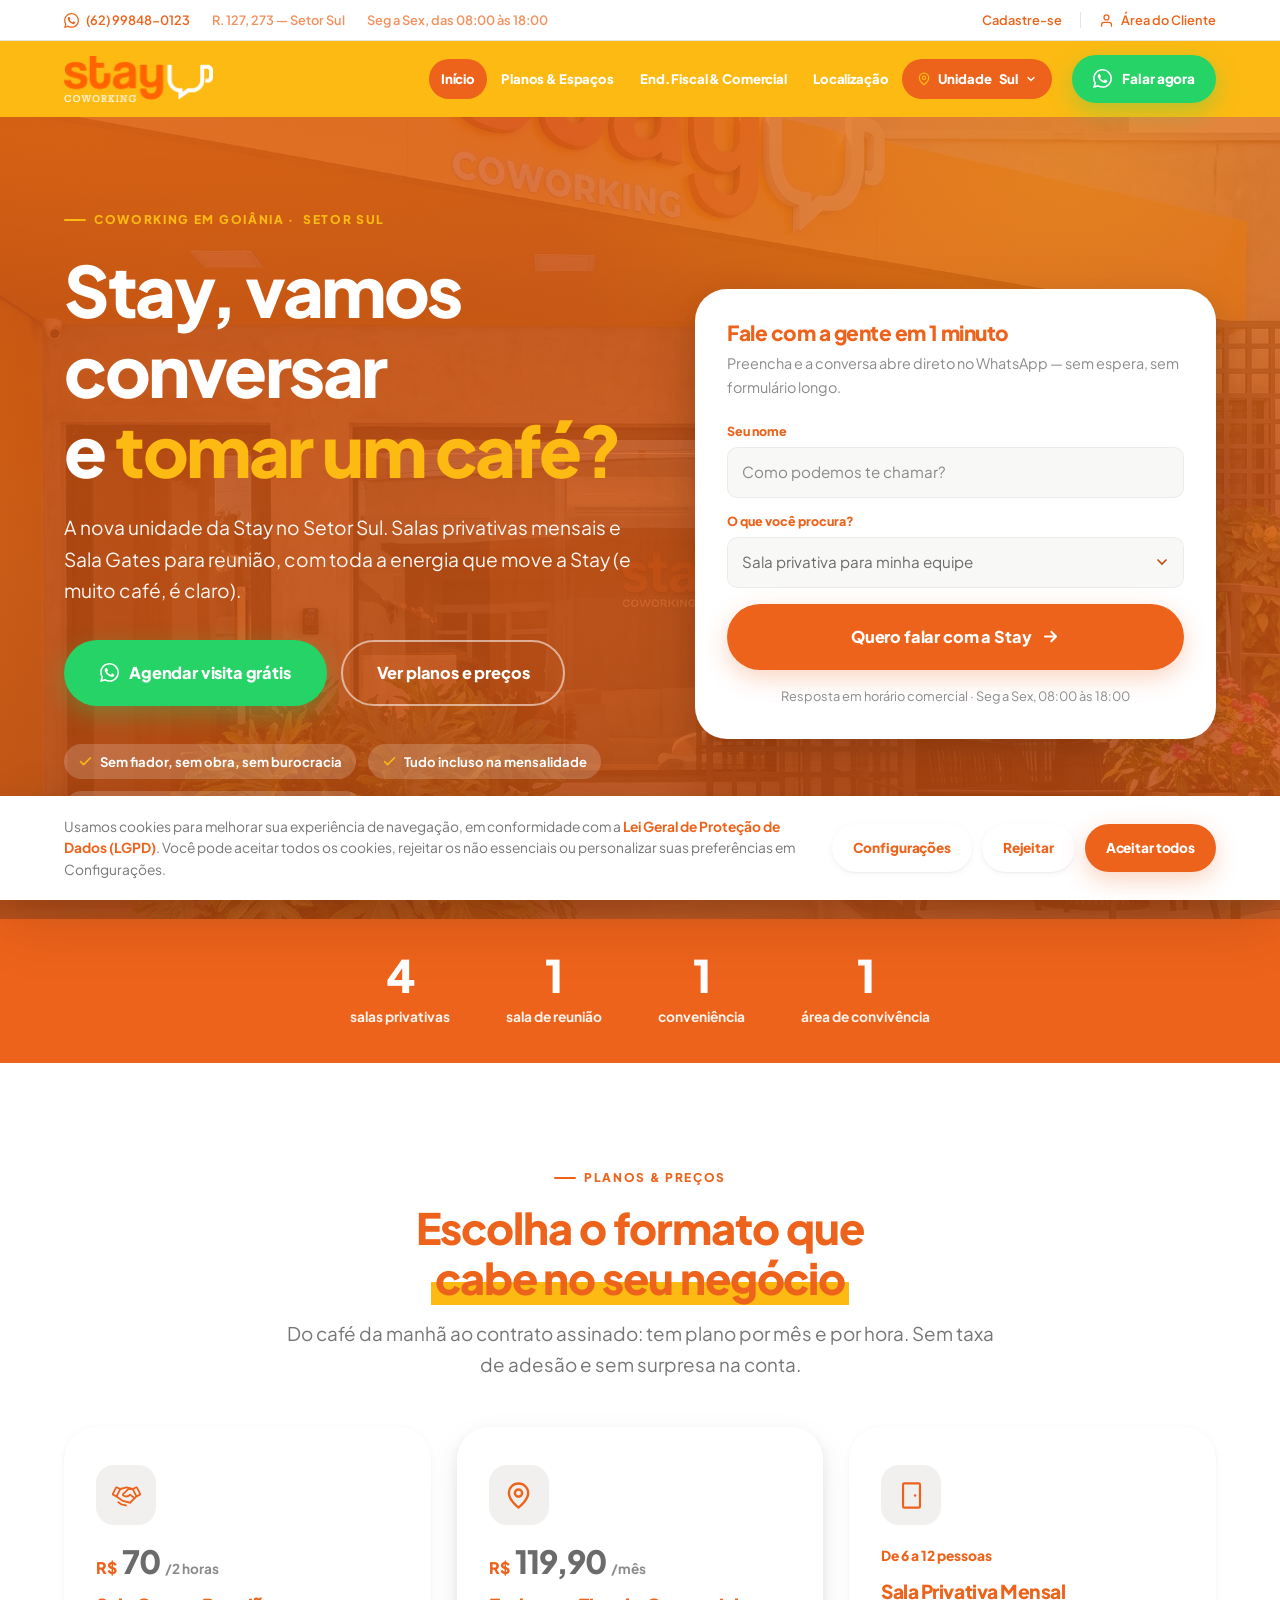
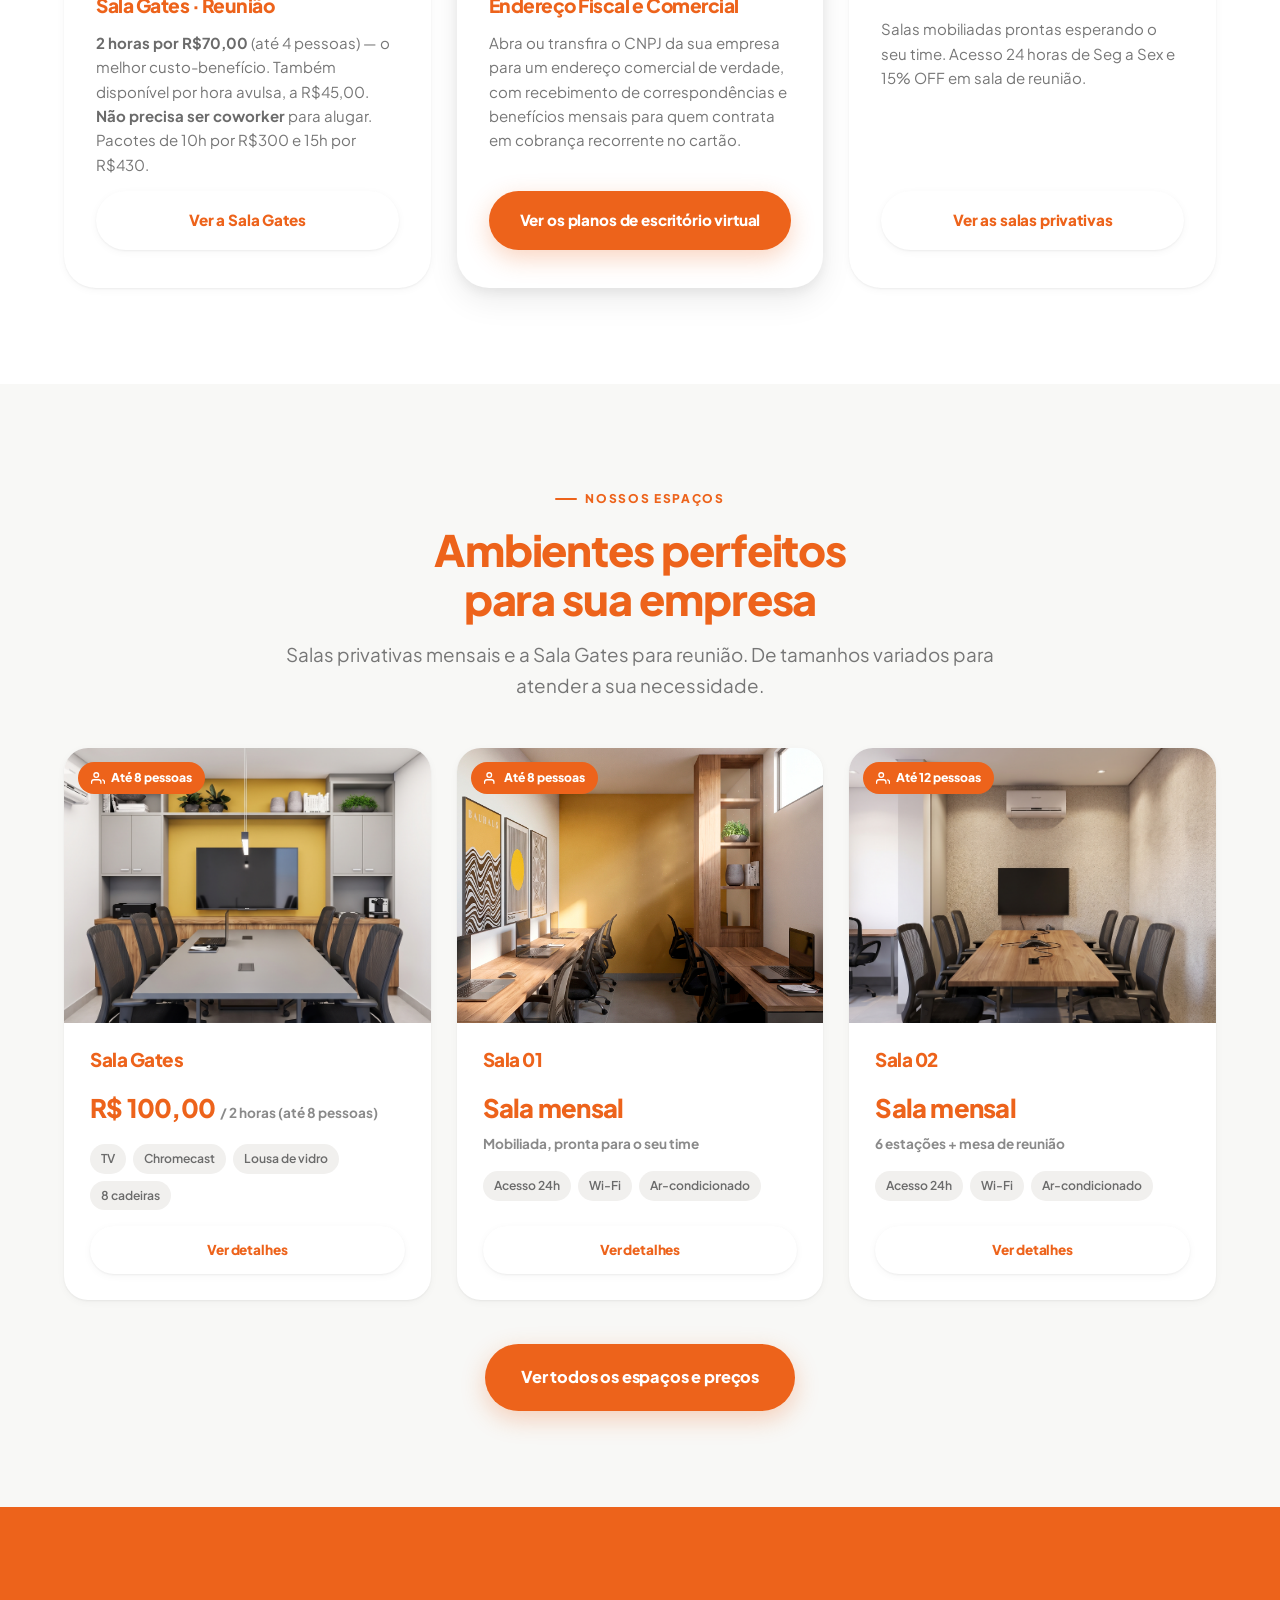
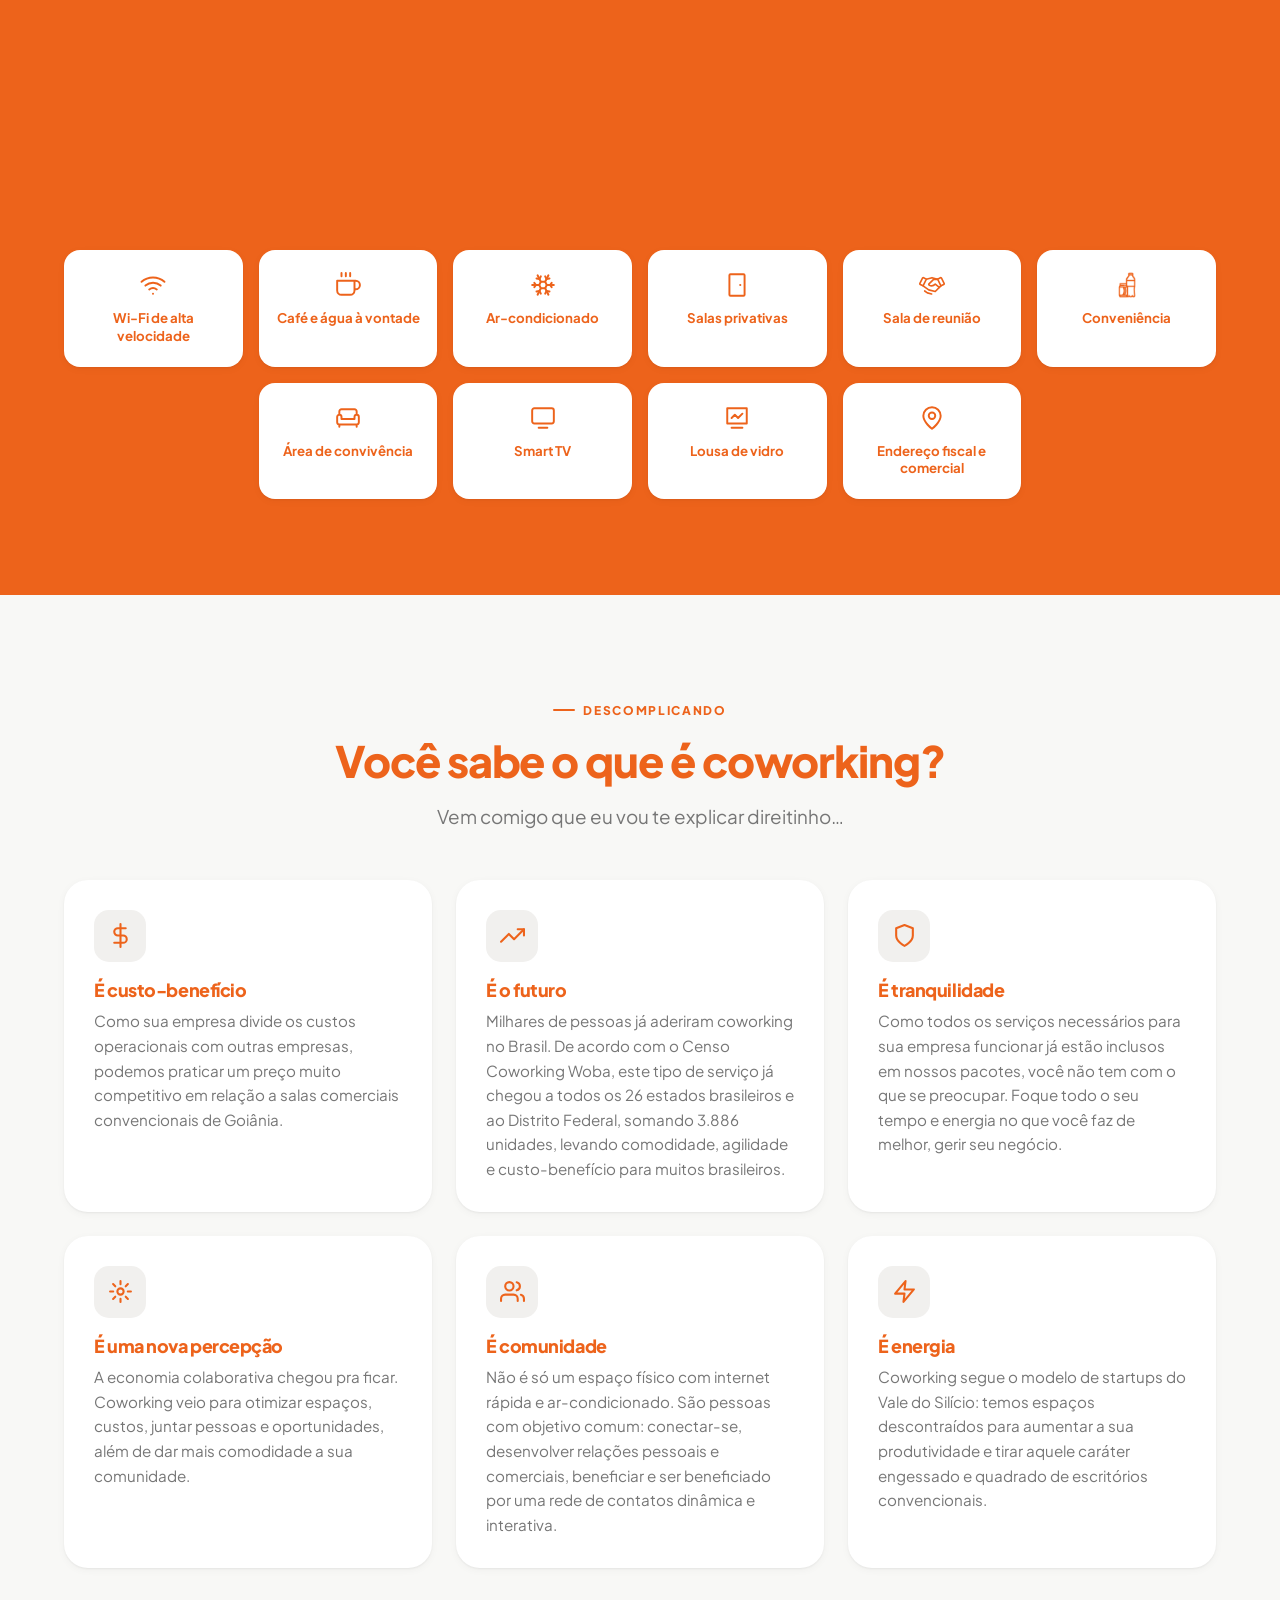
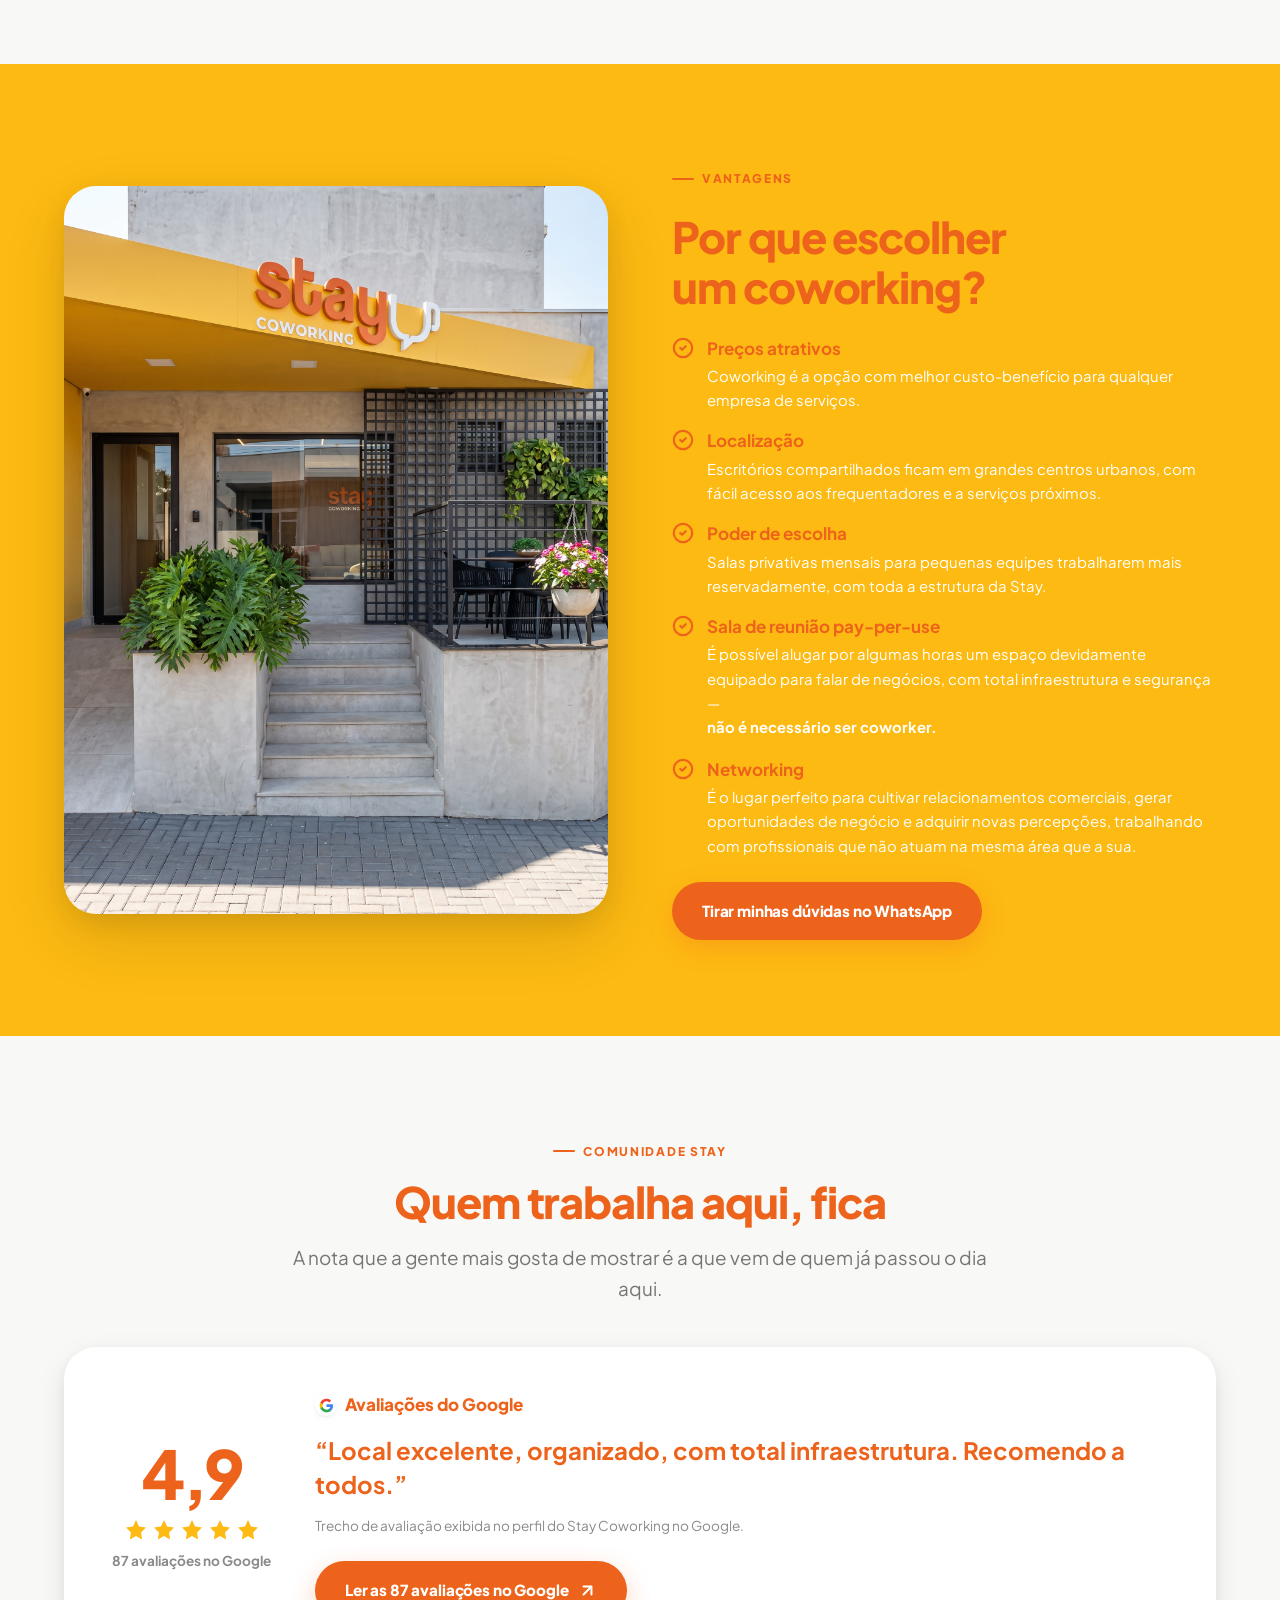
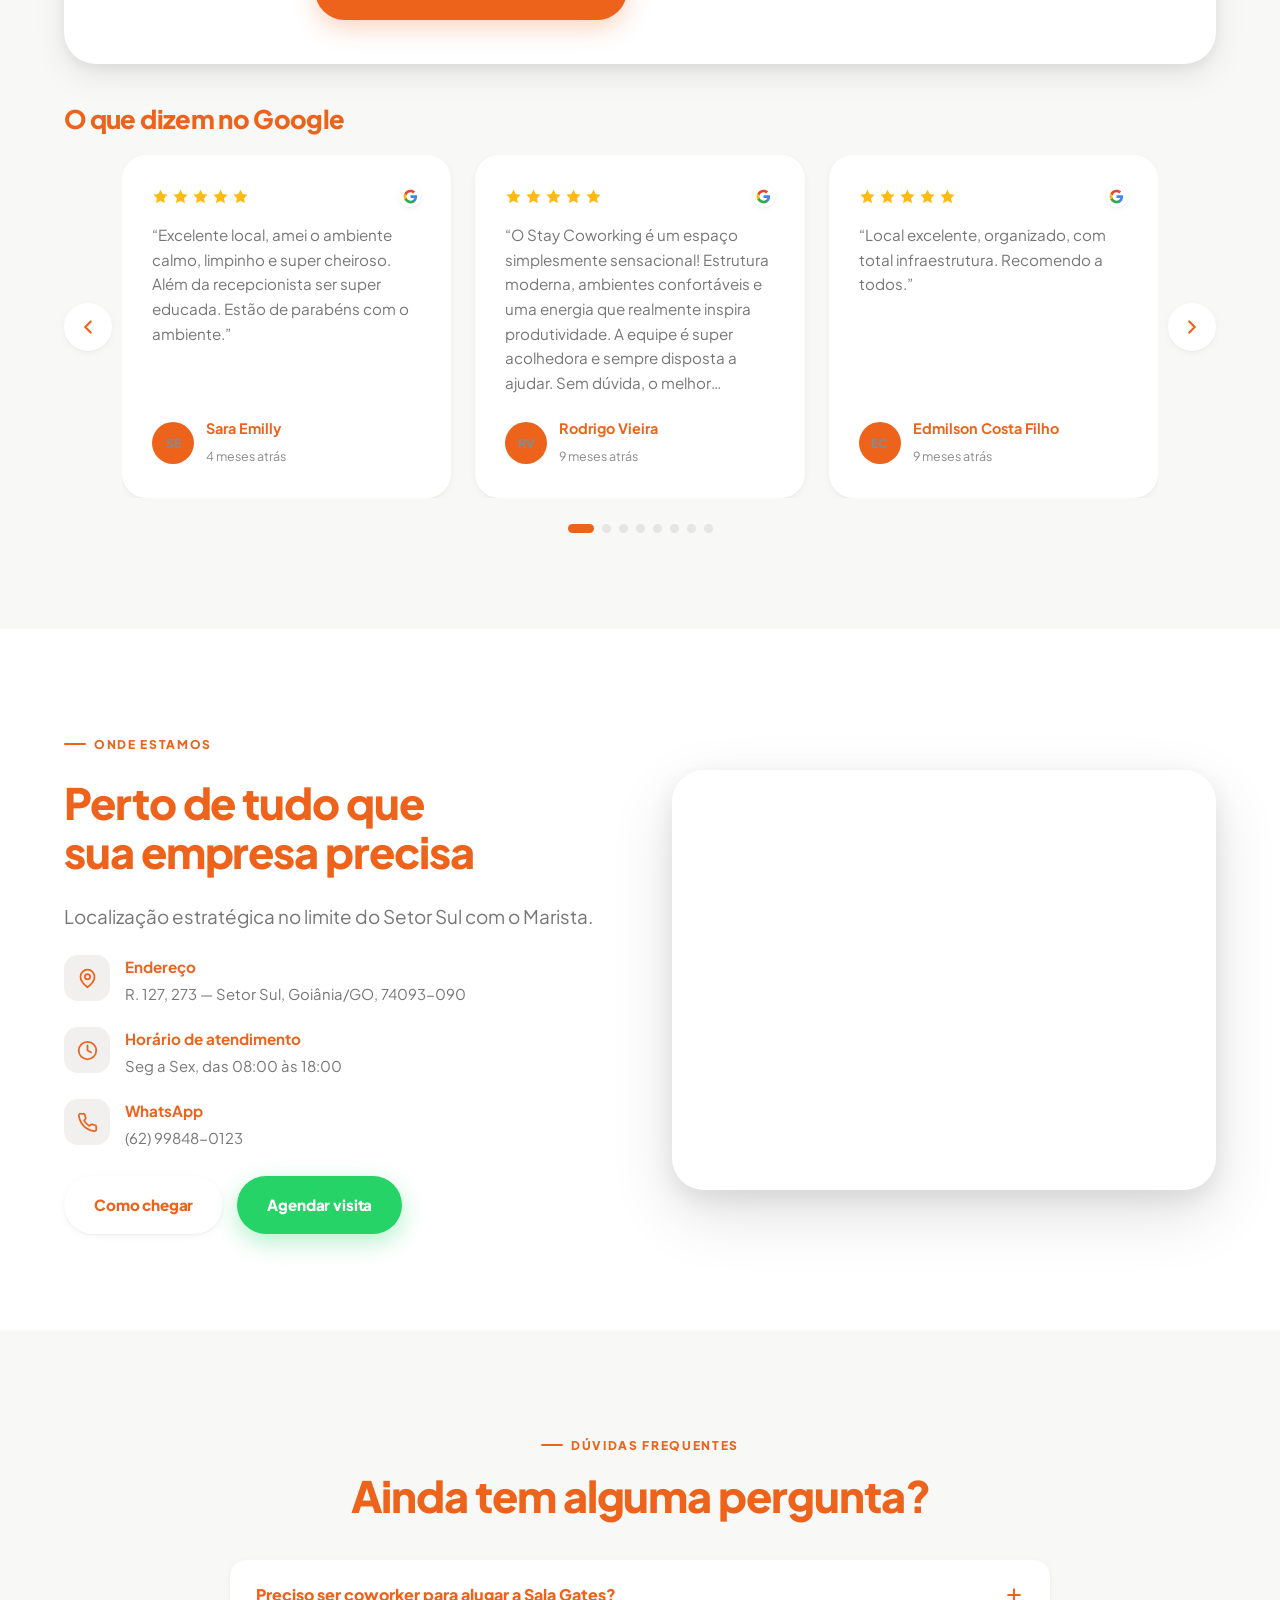
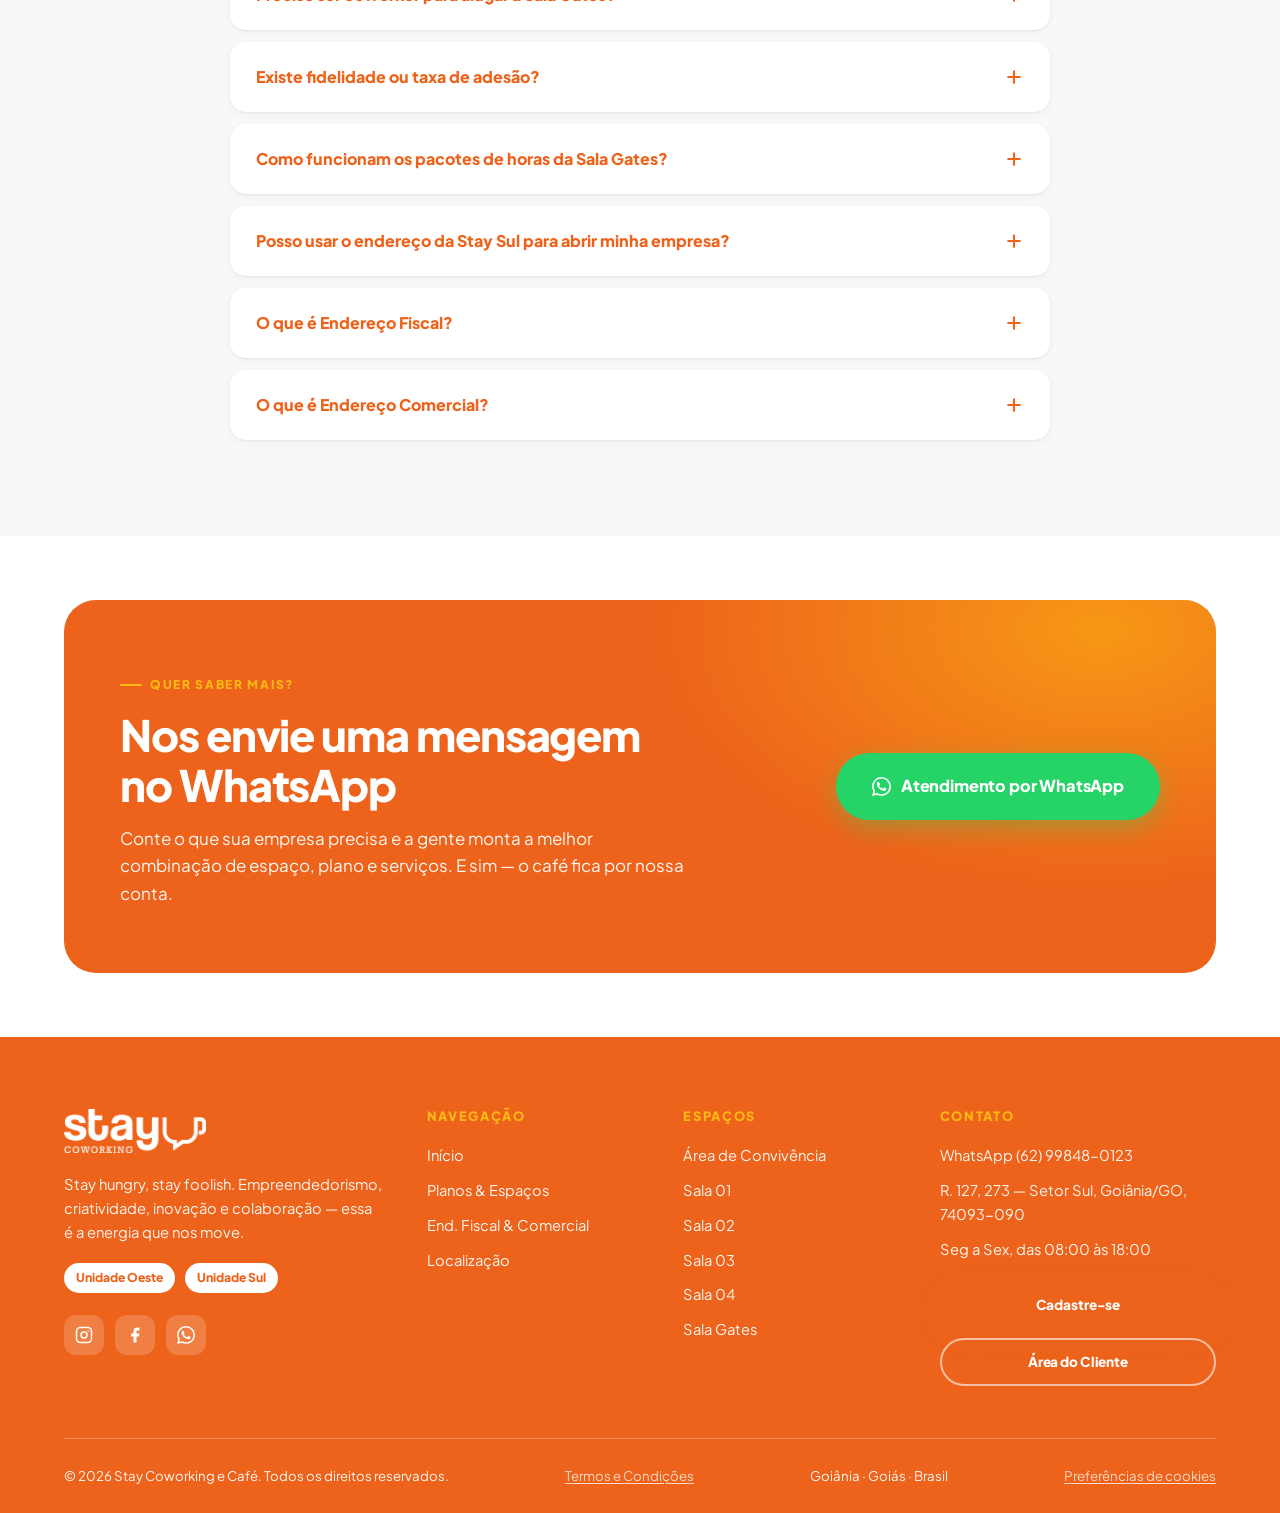
<file: sul/index.html>
<!DOCTYPE html>
<html lang="pt-BR">
<head>
<!-- Google Tag Manager -->
<script>(function(w,d,s,l,i){w[l]=w[l]||[];w[l].push({'gtm.start':
new Date().getTime(),event:'gtm.js'});var f=d.getElementsByTagName(s)[0],
j=d.createElement(s),dl=l!='dataLayer'?'&l='+l:'';j.async=true;j.src=
'https://www.googletagmanager.com/gtm.js?id='+i+dl;f.parentNode.insertBefore(j,f);
})(window,document,'script','dataLayer','GTM-WR3MW7B');</script>
<!-- End Google Tag Manager -->
<meta charset="UTF-8">
<meta name="viewport" content="width=device-width, initial-scale=1">
<title>Stay Coworking Sul Goiânia | Salas Privativas, Sala de Reunião e Endereço Fiscal</title>
<meta name="description" content="Coworking no Setor Sul de Goiânia. Salas privativas mensais, Sala Gates para reunião (até 8 pessoas) e endereço fiscal a partir de R$119,90/mês. Agende sua visita pelo WhatsApp.">
<meta name="theme-color" content="#FDBA12">

<meta property="og:type" content="website">
<meta property="og:title" content="Stay Coworking Sul Goiânia | Salas privativas e sala de reunião">
<meta property="og:description" content="Salas privativas, Sala Gates para reunião e endereço fiscal no Setor Sul, Goiânia. Stay hungry, stay foolish.">
<meta property="og:locale" content="pt_BR">

<link rel="icon" href="../assets/img/favicon.png">
<link rel="preconnect" href="https://fonts.googleapis.com">
<link rel="preconnect" href="https://fonts.gstatic.com" crossorigin>
<link href="https://fonts.googleapis.com/css2?family=Plus+Jakarta+Sans:wght@400;500;600;700;800&family=Quicksand:wght@700&display=swap" rel="stylesheet">
<link rel="stylesheet" href="../assets/css/style.css?v=3">
</head>
<body data-page="index">
<!-- Google Tag Manager (noscript) -->
<noscript><iframe src="https://www.googletagmanager.com/ns.html?id=GTM-WR3MW7B"
height="0" width="0" style="display:none;visibility:hidden"></iframe></noscript>
<!-- End Google Tag Manager (noscript) -->

<!-- ================= TOPBAR ================= -->
<div class="topbar">
  <div class="container topbar__in">
    <div class="topbar__left">
      <a href="https://wa.me/5562991486262" data-unit-wa target="_blank" rel="noopener">
        <svg viewBox="0 0 24 24" fill="currentColor"><path d="M17.472 14.382c-.297-.149-1.758-.867-2.03-.967-.273-.099-.471-.148-.67.15-.197.297-.767.966-.94 1.164-.173.199-.347.223-.644.075-.297-.15-1.255-.463-2.39-1.475-.883-.788-1.48-1.761-1.653-2.059-.173-.297-.018-.458.13-.606.134-.133.298-.347.446-.52.149-.174.198-.298.298-.497.099-.198.05-.371-.025-.52-.075-.149-.669-1.612-.916-2.207-.242-.579-.487-.5-.669-.51-.173-.008-.371-.01-.57-.01-.198 0-.52.074-.792.372-.272.297-1.04 1.016-1.04 2.479 0 1.462 1.065 2.875 1.213 3.074.149.198 2.096 3.2 5.077 4.487.709.306 1.262.489 1.694.625.712.227 1.36.195 1.871.118.571-.085 1.758-.719 2.006-1.413.248-.694.248-1.289.173-1.413-.074-.124-.272-.198-.57-.347m-5.421 7.403h-.004a9.87 9.87 0 0 1-5.031-1.378l-.361-.214-3.741.982.998-3.648-.235-.374a9.86 9.86 0 0 1-1.51-5.26c.001-5.45 4.436-9.884 9.888-9.884 2.64 0 5.122 1.03 6.988 2.898a9.825 9.825 0 0 1 2.893 6.994c-.003 5.45-4.437 9.884-9.885 9.884m8.413-18.297A11.815 11.815 0 0 0 12.05 0C5.495 0 .16 5.335.157 11.892c0 2.096.547 4.142 1.588 5.945L.057 24l6.305-1.654a11.882 11.882 0 0 0 5.683 1.448h.005c6.554 0 11.89-5.335 11.893-11.893a11.821 11.821 0 0 0-3.48-8.413Z"/></svg>
        <span data-unit-text="whatsappLabel">(62) 99148-6262</span>
      </a>
      <span class="topbar-hide" style="opacity:.7"><span data-unit-text="enderecoCurto">Setor Sul</span></span>
      <span class="topbar-hide" style="opacity:.7"><span data-unit-text="horario">Seg a Sex, das 08:00 às 18:00</span></span>
    </div>

    <div class="topbar__right">
      <a href="https://stay.conexa.app/index.php?r=site/cadastroPublico" target="_blank" rel="noopener">Cadastre-se</a>
      <span class="topbar__sep"></span>
      <a href="https://stay.conexa.app/" target="_blank" rel="noopener">
        <svg viewBox="0 0 24 24" fill="none" stroke="currentColor" stroke-width="2" stroke-linecap="round" stroke-linejoin="round"><path d="M20 21v-2a4 4 0 0 0-4-4H8a4 4 0 0 0-4 4v2"/><circle cx="12" cy="7" r="4"/></svg>
        Área do Cliente
      </a>
    </div>
  </div>
</div>

<!-- ================= HEADER ================= -->
<header class="header">
  <div class="container header__in">
    <a href="index.html" class="brand" aria-label="Stay Coworking — página inicial">
      <img class="brand__logo" src="../assets/img/logo-stay.png" alt="Stay Coworking e Café">
    </a>

    <nav class="nav">
      <a href="index.html" class="is-current">Início</a>
      <a href="espacos.html">Planos &amp; Espaços</a>
      <a href="endereco-fiscal.html">End. Fiscal &amp; Comercial</a>
      <a href="#localizacao">Localização</a>

      <div class="unit">
        <button class="unit__btn" aria-expanded="false" aria-haspopup="true">
          <svg class="pin" viewBox="0 0 24 24" fill="none" stroke="currentColor" stroke-width="2.2" stroke-linecap="round" stroke-linejoin="round"><path d="M20 10c0 6-8 12-8 12s-8-6-8-12a8 8 0 0 1 16 0Z"/><circle cx="12" cy="10" r="3"/></svg>
          Unidade <span data-unit-current>Sul</span>
          <svg class="caret" viewBox="0 0 24 24" fill="none" stroke="currentColor" stroke-width="2.5" stroke-linecap="round"><path d="M6 9l6 6 6-6"/></svg>
        </button>

        <div class="unit__menu" role="menu">
          <div class="unit__menu-title">Escolha a unidade que quer acessar</div>

          <button class="unit__opt" data-unit-id="oeste" role="menuitem">
            <span class="unit__opt-ico"><svg viewBox="0 0 24 24" fill="none" stroke="currentColor" stroke-width="2" stroke-linecap="round" stroke-linejoin="round"><path d="M3 21h18M5 21V7l7-4 7 4v14M9 21v-5h6v5"/></svg></span>
            <span>
              <span class="unit__opt-name">Stay Oeste</span>
              <span class="unit__opt-desc">Rua 22, nº 431 — Setor Oeste, Goiânia. Estações, salas de reunião e endereço fiscal.</span>
            </span>
          </button>

          <button class="unit__opt is-active" data-unit-id="sul" role="menuitem">
            <span class="unit__opt-ico"><svg viewBox="0 0 24 24" fill="none" stroke="currentColor" stroke-width="2" stroke-linecap="round" stroke-linejoin="round"><path d="M3 21h18M5 21V7l7-4 7 4v14M9 21v-5h6v5"/></svg></span>
            <span>
              <span class="unit__opt-name">Stay Sul</span>
              <span class="unit__opt-desc">Setor Sul, Goiânia. Salas privativas e Sala Gates para reunião.</span>
            </span>
            <svg class="unit__check" viewBox="0 0 24 24" fill="none" stroke="currentColor" stroke-width="3" stroke-linecap="round" stroke-linejoin="round"><path d="M20 6 9 17l-5-5"/></svg>
          </button>
        </div>
      </div>
    </nav>

    <div class="header__cta">
      <a href="https://wa.me/5562991486262" data-unit-wa target="_blank" rel="noopener" class="btn btn--wa btn--sm">
        <svg viewBox="0 0 24 24" fill="currentColor"><path d="M17.472 14.382c-.297-.149-1.758-.867-2.03-.967-.273-.099-.471-.148-.67.15-.197.297-.767.966-.94 1.164-.173.199-.347.223-.644.075-.297-.15-1.255-.463-2.39-1.475-.883-.788-1.48-1.761-1.653-2.059-.173-.297-.018-.458.13-.606.134-.133.298-.347.446-.52.149-.174.198-.298.298-.497.099-.198.05-.371-.025-.52-.075-.149-.669-1.612-.916-2.207-.242-.579-.487-.5-.669-.51-.173-.008-.371-.01-.57-.01-.198 0-.52.074-.792.372-.272.297-1.04 1.016-1.04 2.479 0 1.462 1.065 2.875 1.213 3.074.149.198 2.096 3.2 5.077 4.487.709.306 1.262.489 1.694.625.712.227 1.36.195 1.871.118.571-.085 1.758-.719 2.006-1.413.248-.694.248-1.289.173-1.413-.074-.124-.272-.198-.57-.347m-5.421 7.403h-.004a9.87 9.87 0 0 1-5.031-1.378l-.361-.214-3.741.982.998-3.648-.235-.374a9.86 9.86 0 0 1-1.51-5.26c.001-5.45 4.436-9.884 9.888-9.884 2.64 0 5.122 1.03 6.988 2.898a9.825 9.825 0 0 1 2.893 6.994c-.003 5.45-4.437 9.884-9.885 9.884m8.413-18.297A11.815 11.815 0 0 0 12.05 0C5.495 0 .16 5.335.157 11.892c0 2.096.547 4.142 1.588 5.945L.057 24l6.305-1.654a11.882 11.882 0 0 0 5.683 1.448h.005c6.554 0 11.89-5.335 11.893-11.893a11.821 11.821 0 0 0-3.48-8.413Z"/></svg>
        Falar agora
      </a>
      <button class="burger" aria-label="Abrir menu" aria-expanded="false"><span></span></button>
    </div>
  </div>
</header>

<!-- ================= MENU MOBILE ================= -->
<div class="mobile-nav">
  <a href="index.html">Início</a>
  <a href="espacos.html">Planos &amp; Espaços</a>
  <a href="endereco-fiscal.html">End. Fiscal &amp; Comercial</a>
  <a href="#localizacao">Localização</a>
  <a href="https://stay.conexa.app/index.php?r=site/cadastroPublico" target="_blank" rel="noopener">Cadastre-se</a>
  <a href="https://stay.conexa.app/" target="_blank" rel="noopener">Área do Cliente</a>

  <div class="unit">
    <button class="unit__btn" aria-expanded="false" aria-haspopup="true">
      <svg class="pin" viewBox="0 0 24 24" fill="none" stroke="currentColor" stroke-width="2.2" stroke-linecap="round" stroke-linejoin="round"><path d="M20 10c0 6-8 12-8 12s-8-6-8-12a8 8 0 0 1 16 0Z"/><circle cx="12" cy="10" r="3"/></svg>
      Unidade <span data-unit-current>Sul</span>
      <svg class="caret" viewBox="0 0 24 24" fill="none" stroke="currentColor" stroke-width="2.5" stroke-linecap="round"><path d="M6 9l6 6 6-6"/></svg>
    </button>
    <div class="unit__menu" role="menu">
      <div class="unit__menu-title">Escolha a unidade que quer acessar</div>
      <button class="unit__opt" data-unit-id="oeste" role="menuitem">
        <span class="unit__opt-ico"><svg viewBox="0 0 24 24" fill="none" stroke="currentColor" stroke-width="2" stroke-linecap="round" stroke-linejoin="round"><path d="M3 21h18M5 21V7l7-4 7 4v14M9 21v-5h6v5"/></svg></span>
        <span>
          <span class="unit__opt-name">Stay Oeste</span>
          <span class="unit__opt-desc">Rua 22, nº 431 — Setor Oeste, Goiânia.</span>
        </span>
      </button>
      <button class="unit__opt is-active" data-unit-id="sul" role="menuitem">
        <span class="unit__opt-ico"><svg viewBox="0 0 24 24" fill="none" stroke="currentColor" stroke-width="2" stroke-linecap="round" stroke-linejoin="round"><path d="M3 21h18M5 21V7l7-4 7 4v14M9 21v-5h6v5"/></svg></span>
        <span>
          <span class="unit__opt-name">Stay Sul</span>
          <span class="unit__opt-desc">Setor Sul, Goiânia.</span>
        </span>
        <svg class="unit__check" viewBox="0 0 24 24" fill="none" stroke="currentColor" stroke-width="3" stroke-linecap="round" stroke-linejoin="round"><path d="M20 6 9 17l-5-5"/></svg>
      </button>
    </div>
  </div>

  <a href="https://wa.me/5562991486262" data-unit-wa target="_blank" rel="noopener" class="btn btn--whats btn--block">Atendimento por WhatsApp</a>
</div>

<main>

<!-- ================= HERO ================= -->
<section class="hero hero--sul">
  <div class="hero__bg"></div>
  <div class="hero__veil"></div>
  <div class="container hero__in">

    <div>
      <span class="eyebrow">Coworking em Goiânia · <span data-unit-text="bairro">Setor Sul</span></span>
      <h1 class="h-display">Stay, vamos conversar<br>e <span class="hl">tomar um café?</span></h1>
      <p class="hero__sub">
        A nova unidade da Stay no Setor Sul. Salas privativas mensais e Sala Gates
        para reunião, com toda a energia que move a Stay (e muito café, é claro).
      </p>

      <div class="btn-row">
        <a href="https://wa.me/5562991486262" data-unit-wa data-wa-msg="Olá! Vim pelo site e quero agendar uma visita na Stay Coworking Sul." target="_blank" rel="noopener" class="btn btn--whats btn--lg">
          <svg viewBox="0 0 24 24" fill="currentColor"><path d="M17.472 14.382c-.297-.149-1.758-.867-2.03-.967-.273-.099-.471-.148-.67.15-.197.297-.767.966-.94 1.164-.173.199-.347.223-.644.075-.297-.15-1.255-.463-2.39-1.475-.883-.788-1.48-1.761-1.653-2.059-.173-.297-.018-.458.13-.606.134-.133.298-.347.446-.52.149-.174.198-.298.298-.497.099-.198.05-.371-.025-.52-.075-.149-.669-1.612-.916-2.207-.242-.579-.487-.5-.669-.51-.173-.008-.371-.01-.57-.01-.198 0-.52.074-.792.372-.272.297-1.04 1.016-1.04 2.479 0 1.462 1.065 2.875 1.213 3.074.149.198 2.096 3.2 5.077 4.487.709.306 1.262.489 1.694.625.712.227 1.36.195 1.871.118.571-.085 1.758-.719 2.006-1.413.248-.694.248-1.289.173-1.413-.074-.124-.272-.198-.57-.347m-5.421 7.403h-.004a9.87 9.87 0 0 1-5.031-1.378l-.361-.214-3.741.982.998-3.648-.235-.374a9.86 9.86 0 0 1-1.51-5.26c.001-5.45 4.436-9.884 9.888-9.884 2.64 0 5.122 1.03 6.988 2.898a9.825 9.825 0 0 1 2.893 6.994c-.003 5.45-4.437 9.884-9.885 9.884m8.413-18.297A11.815 11.815 0 0 0 12.05 0C5.495 0 .16 5.335.157 11.892c0 2.096.547 4.142 1.588 5.945L.057 24l6.305-1.654a11.882 11.882 0 0 0 5.683 1.448h.005c6.554 0 11.89-5.335 11.893-11.893a11.821 11.821 0 0 0-3.48-8.413Z"/></svg>
          Agendar visita grátis
        </a>
        <a href="#planos" class="btn btn--outline-light btn--lg">Ver planos e preços</a>
      </div>

      <ul class="hero__trust">
        <li class="chip"><svg viewBox="0 0 24 24" fill="none" stroke="currentColor" stroke-width="2.5" stroke-linecap="round" stroke-linejoin="round"><path d="M20 6 9 17l-5-5"/></svg> Sem fiador, sem obra, sem burocracia</li>
        <li class="chip"><svg viewBox="0 0 24 24" fill="none" stroke="currentColor" stroke-width="2.5" stroke-linecap="round" stroke-linejoin="round"><path d="M20 6 9 17l-5-5"/></svg> Tudo incluso na mensalidade</li>
        <li class="chip"><svg viewBox="0 0 24 24" fill="none" stroke="currentColor" stroke-width="2.5" stroke-linecap="round" stroke-linejoin="round"><path d="M20 6 9 17l-5-5"/></svg> Salas privativas prontas para o seu time</li>
      </ul>
    </div>

    <!-- Card de captura de lead -->
    <div class="hero__card">
      <h3>Fale com a gente em 1 minuto</h3>
      <p class="small" style="color:var(--muted);margin-top:8px;margin-bottom:22px">
        Preencha e a conversa abre direto no WhatsApp — sem espera, sem formulário longo.
      </p>

      <form data-wa-form class="stack-sm">
        <label class="field">
          <span>Seu nome</span>
          <input type="text" name="nome" placeholder="Como podemos te chamar?" required>
        </label>
        <label class="field">
          <span>O que você procura?</span>
          <select name="interesse" required>
            <option value="Sala privativa / equipe">Sala privativa para minha equipe</option>
            <option value="Sala de reunião (por hora)">Sala de reunião (por hora)</option>
            <option value="Endereço fiscal e comercial">Endereço fiscal e comercial</option>
            <option value="Ainda não sei / quero conhecer">Ainda não sei — quero conhecer</option>
          </select>
        </label>
        <button type="submit" class="btn btn--primary btn--block btn--lg">
          Quero falar com a Stay
          <svg viewBox="0 0 24 24" fill="none" stroke="currentColor" stroke-width="2.5" stroke-linecap="round" stroke-linejoin="round"><path d="M5 12h14M13 6l6 6-6 6"/></svg>
        </button>
        <p class="tiny center">Resposta em horário comercial · Seg a Sex, 08:00 às 18:00</p>
      </form>
    </div>

  </div>
</section>

<!-- ================= PROVA SOCIAL ================= -->
<section class="proof">
  <div class="container proof__in">
    <div><div class="proof__n"><span data-count="4">0</span></div><div class="proof__l">salas privativas</div></div>
    <div><div class="proof__n"><span data-count="1">0</span></div><div class="proof__l">sala de reunião</div></div>
    <div><div class="proof__n"><span data-count="1">0</span></div><div class="proof__l">conveniência</div></div>
    <div><div class="proof__n"><span data-count="1">0</span></div><div class="proof__l">área de convivência</div></div>
  </div>
</section>

<!-- ================= PLANOS ================= -->
<section class="section" id="planos">
  <div class="container">
    <div class="section-head center stack-sm reveal" style="margin-bottom:48px">
      <span class="eyebrow">Planos &amp; preços</span>
      <h2 class="h2">Escolha o formato que <span class="hl-mark">cabe no seu negócio</span></h2>
      <p class="lead">Do café da manhã ao contrato assinado: tem plano por mês e por hora. Sem taxa de adesão e sem surpresa na conta.</p>
    </div>

    <div class="spots">
      <article class="spot reveal">
        <div class="spot__ico"><svg viewBox="0 0 256 256"><polyline points="200 152 160 192 96 176 40 136" fill="none" stroke="currentColor" stroke-linecap="round" stroke-linejoin="round" stroke-width="16"/><polyline points="72.68 70.63 128 56 183.32 70.63" fill="none" stroke="currentColor" stroke-linecap="round" stroke-linejoin="round" stroke-width="16"/><path d="M34.37,60.42,8.85,111.48a8,8,0,0,0,3.57,10.73L40,136,72.68,70.63,45.11,56.85A8,8,0,0,0,34.37,60.42Z" fill="none" stroke="currentColor" stroke-linecap="round" stroke-linejoin="round" stroke-width="16"/><path d="M216,136l27.58-13.79a8,8,0,0,0,3.57-10.73L221.63,60.42a8,8,0,0,0-10.74-3.57L183.32,70.63Z" fill="none" stroke="currentColor" stroke-linecap="round" stroke-linejoin="round" stroke-width="16"/><path d="M184,72H144L98.34,116.29a8,8,0,0,0,1.38,12.42C117.23,139.9,141,139.13,160,120l40,32,16-16" fill="none" stroke="currentColor" stroke-linecap="round" stroke-linejoin="round" stroke-width="16"/><polyline points="124.06 216 82.34 205.57 56 186.75" fill="none" stroke="currentColor" stroke-linecap="round" stroke-linejoin="round" stroke-width="16"/></svg></div>
        <div class="spot__price"><span class="cur">R$</span><b>70</b><span class="per">/2 horas</span></div>
        <h3>Sala Gates · Reunião</h3>
        <p><b>2 horas por R$70,00</b> (até 4 pessoas) — o melhor custo-benefício. Também disponível por hora avulsa, a R$45,00. <b>Não precisa ser coworker</b> para alugar. Pacotes de 10h por R$300 e 15h por R$430.</p>
        <a href="espacos.html#sala-gates" class="btn btn--ghost btn--block">Ver a Sala Gates</a>
      </article>

      <article class="spot spot--top reveal">
        <div class="spot__ico"><svg viewBox="0 0 24 24" fill="none" stroke="currentColor" stroke-width="2" stroke-linecap="round" stroke-linejoin="round"><path d="M20 10c0 6-8 12-8 12s-8-6-8-12a8 8 0 0 1 16 0Z"/><circle cx="12" cy="10" r="3"/></svg></div>
        <div class="spot__price"><span class="cur">R$</span><b>119,90</b><span class="per">/mês</span></div>
        <h3>Endereço Fiscal e Comercial</h3>
        <p>Abra ou transfira o CNPJ da sua empresa para um endereço comercial de verdade, com recebimento de correspondências e benefícios mensais para quem contrata em cobrança recorrente no cartão.</p>
        <a href="endereco-fiscal.html" class="btn btn--primary btn--block">Ver os planos de escritório virtual</a>
      </article>

      <article class="spot reveal">
        <div class="spot__ico"><svg viewBox="0 0 24 24" fill="none" stroke="currentColor" stroke-width="1.8" stroke-linecap="round" stroke-linejoin="round"><rect x="5" y="2" width="14" height="20" rx="1"/><circle cx="15" cy="12" r="1" fill="currentColor" stroke="none"/></svg></div>
        <div class="spot__flag">De 6 a 12 pessoas</div>
        <h3>Sala Privativa Mensal</h3>
        <p>Salas mobiliadas prontas esperando o seu time. Acesso 24 horas de Seg a Sex e 15% OFF em sala de reunião.</p>
        <a href="espacos.html#salas-privativas" class="btn btn--ghost btn--block">Ver as salas privativas</a>
      </article>
    </div>
  </div>
</section>

<!-- ================= ESPAÇOS ================= -->
<section class="section section--alt" id="espacos">
  <div class="container">
    <div class="section-head center stack-sm reveal" style="margin-bottom:48px">
      <span class="eyebrow">Nossos espaços</span>
      <h2 class="h2">Ambientes perfeitos para sua empresa</h2>
      <p class="lead">Salas privativas mensais e a Sala Gates para reunião. De tamanhos variados para atender a sua necessidade.</p>
    </div>

    <div class="spaces">

      <article class="space reveal">
        <div class="space__media">
          <span class="space__cap"><svg viewBox="0 0 24 24" fill="none" stroke="currentColor" stroke-width="2.2" stroke-linecap="round" stroke-linejoin="round"><path d="M17 21v-2a4 4 0 0 0-4-4H5a4 4 0 0 0-4 4v2"/><circle cx="9" cy="7" r="4"/><path d="M23 21v-2a4 4 0 0 0-3-3.9"/></svg> Até 8 pessoas</span>
          <img src="../assets/img/sul/sala-gates-1.jpg" alt="Sala Gates, sala de reunião para até 8 pessoas" loading="lazy">
        </div>
        <div class="space__body">
          <h3>Sala Gates</h3>
          <div class="space__price"><b>R$ 100,00</b><span>/ 2 horas (até 8 pessoas)</span></div>
          <ul class="space__feats"><li>TV</li><li>Chromecast</li><li>Lousa de vidro</li><li>8 cadeiras</li></ul>
          <a href="espacos.html#sala-gates" class="btn btn--ghost btn--sm btn--block">Ver detalhes</a>
        </div>
      </article>

      <article class="space reveal">
        <div class="space__media">
          <span class="space__cap"><svg viewBox="0 0 24 24" fill="none" stroke="currentColor" stroke-width="2.2" stroke-linecap="round" stroke-linejoin="round"><path d="M17 21v-2a4 4 0 0 0-4-4H5a4 4 0 0 0-4 4v2"/><circle cx="9" cy="7" r="4"/></svg> Até 8 pessoas</span>
          <img src="../assets/img/sul/sala-01.jpg" alt="Sala 01, sala privativa mensal" loading="lazy">
        </div>
        <div class="space__body">
          <h3>Sala 01</h3>
          <div class="space__price"><b>Sala mensal</b><span>Mobiliada, pronta para o seu time</span></div>
          <ul class="space__feats"><li>Acesso 24h</li><li>Wi-Fi</li><li>Ar-condicionado</li></ul>
          <a href="espacos.html#sala-01" class="btn btn--ghost btn--sm btn--block">Ver detalhes</a>
        </div>
      </article>

      <article class="space reveal">
        <div class="space__media">
          <span class="space__cap"><svg viewBox="0 0 24 24" fill="none" stroke="currentColor" stroke-width="2.2" stroke-linecap="round" stroke-linejoin="round"><path d="M17 21v-2a4 4 0 0 0-4-4H5a4 4 0 0 0-4 4v2"/><circle cx="9" cy="7" r="4"/><path d="M23 21v-2a4 4 0 0 0-3-3.9"/></svg> Até 12 pessoas</span>
          <img src="../assets/img/sul/sala-02-a.jpg" alt="Sala 02, sala privativa mensal" loading="lazy">
        </div>
        <div class="space__body">
          <h3>Sala 02</h3>
          <div class="space__price"><b>Sala mensal</b><span>6 estações + mesa de reunião</span></div>
          <ul class="space__feats"><li>Acesso 24h</li><li>Wi-Fi</li><li>Ar-condicionado</li></ul>
          <a href="espacos.html#sala-02" class="btn btn--ghost btn--sm btn--block">Ver detalhes</a>
        </div>
      </article>

    </div>

    <div class="btn-row center" style="margin-top:44px">
      <a href="espacos.html" class="btn btn--primary btn--lg">Ver todos os espaços e preços</a>
    </div>
  </div>
</section>

<!-- ================= O QUE ESTÁ INCLUSO ================= -->
<section class="section section--brand">
  <div class="container">
    <div class="section-head center stack-sm reveal" style="margin-bottom:44px;max-width:800px">
      <span class="eyebrow">Tudo incluso</span>
      <h2 class="h2" style="line-height:1.22">Nós somos a soma de todas as coisas: trabalho, inovação, colaboração <span class="hl">e muito café!</span></h2>
    </div>

    <ul class="amen reveal">
      <li><svg viewBox="0 0 24 24" fill="none" stroke="currentColor" stroke-width="1.8" stroke-linecap="round" stroke-linejoin="round"><path d="M5 12.55a11 11 0 0 1 14.08 0M1.42 9a16 16 0 0 1 21.16 0M8.53 16.11a6 6 0 0 1 6.95 0"/><path d="M12 20h.01"/></svg><span>Wi-Fi de alta velocidade</span></li>
      <li><svg viewBox="0 0 24 24" fill="none" stroke="currentColor" stroke-width="1.8" stroke-linecap="round" stroke-linejoin="round"><path d="M18 8h1a4 4 0 0 1 0 8h-1M2 8h16v9a4 4 0 0 1-4 4H6a4 4 0 0 1-4-4Z"/><path d="M6 1v3M10 1v3M14 1v3"/></svg><span>Café e água à vontade</span></li>
      <li><svg viewBox="0 0 24 24" fill="none" stroke="currentColor" stroke-width="1.8" stroke-linecap="round" stroke-linejoin="round"><path d="m10 20-1.25-2.5L6 18"/><path d="M10 4 8.75 6.5 6 6"/><path d="m14 20 1.25-2.5L18 18"/><path d="m14 4 1.25 2.5L18 6"/><path d="m17 21-3-6h-4"/><path d="m17 3-3 6 1.5 3"/><path d="M2 12h6.5L10 9"/><path d="m20 10-1.5 2 1.5 2"/><path d="M22 12h-6.5L14 15"/><path d="m4 10 1.5 2L4 14"/><path d="m7 21 3-6-1.5-3"/><path d="m7 3 3 6h4"/></svg><span>Ar-condicionado</span></li>
      <li><svg viewBox="0 0 24 24" fill="none" stroke="currentColor" stroke-width="1.8" stroke-linecap="round" stroke-linejoin="round"><rect x="5" y="2" width="14" height="20" rx="1"/><circle cx="15" cy="12" r="1" fill="currentColor" stroke="none"/></svg><span>Salas privativas</span></li>
      <li><svg viewBox="0 0 256 256"><polyline points="200 152 160 192 96 176 40 136" fill="none" stroke="currentColor" stroke-linecap="round" stroke-linejoin="round" stroke-width="16"/><polyline points="72.68 70.63 128 56 183.32 70.63" fill="none" stroke="currentColor" stroke-linecap="round" stroke-linejoin="round" stroke-width="16"/><path d="M34.37,60.42,8.85,111.48a8,8,0,0,0,3.57,10.73L40,136,72.68,70.63,45.11,56.85A8,8,0,0,0,34.37,60.42Z" fill="none" stroke="currentColor" stroke-linecap="round" stroke-linejoin="round" stroke-width="16"/><path d="M216,136l27.58-13.79a8,8,0,0,0,3.57-10.73L221.63,60.42a8,8,0,0,0-10.74-3.57L183.32,70.63Z" fill="none" stroke="currentColor" stroke-linecap="round" stroke-linejoin="round" stroke-width="16"/><path d="M184,72H144L98.34,116.29a8,8,0,0,0,1.38,12.42C117.23,139.9,141,139.13,160,120l40,32,16-16" fill="none" stroke="currentColor" stroke-linecap="round" stroke-linejoin="round" stroke-width="16"/><polyline points="124.06 216 82.34 205.57 56 186.75" fill="none" stroke="currentColor" stroke-linecap="round" stroke-linejoin="round" stroke-width="16"/></svg><span>Sala de reunião</span></li>
      <li><img src="../assets/img/icon-conveniencia.png" alt="" loading="lazy"><span>Conveniência</span></li>
      <li><svg viewBox="0 0 24 24" fill="none" stroke="currentColor" stroke-width="1.8" stroke-linecap="round" stroke-linejoin="round"><path d="M20 9V6a2 2 0 0 0-2-2H6a2 2 0 0 0-2 2v3M2 11v5a2 2 0 0 0 2 2h16a2 2 0 0 0 2-2v-5a2 2 0 0 0-4 0v2H6v-2a2 2 0 0 0-4 0ZM4 18v2M20 18v2"/></svg><span>Área de convivência</span></li>
      <li><svg viewBox="0 0 24 24" fill="none" stroke="currentColor" stroke-width="1.8" stroke-linecap="round" stroke-linejoin="round"><rect x="2" y="3" width="20" height="14" rx="2"/><path d="M8 21h8"/></svg><span>Smart TV</span></li>
      <li><svg viewBox="0 0 24 24" fill="none" stroke="currentColor" stroke-width="1.8" stroke-linecap="round" stroke-linejoin="round"><path d="M3 3h18v14H3zM7 21h10"/><path d="m7 12 3-3 3 3 4-4"/></svg><span>Lousa de vidro</span></li>      <li><svg viewBox="0 0 24 24" fill="none" stroke="currentColor" stroke-width="1.8" stroke-linecap="round" stroke-linejoin="round"><path d="M20 10c0 6-8 12-8 12s-8-6-8-12a8 8 0 0 1 16 0Z"/><circle cx="12" cy="10" r="3"/></svg><span>Endereço fiscal e comercial</span></li>
    </ul>
  </div>
</section>

<!-- ================= O QUE É COWORKING ================= -->
<section class="section section--alt" id="coworking">
  <div class="container">
    <div class="section-head center stack-sm reveal" style="margin-bottom:48px">
      <span class="eyebrow">Descomplicando</span>
      <h2 class="h2">Você sabe o que é coworking?</h2>
      <p class="lead">Vem comigo que eu vou te explicar direitinho…</p>
    </div>

    <div class="grid g-3">
      <article class="card reveal">
        <div class="card__ico"><svg viewBox="0 0 24 24" fill="none" stroke="currentColor" stroke-width="2" stroke-linecap="round" stroke-linejoin="round"><path d="M12 1v22M17 5H9.5a3.5 3.5 0 0 0 0 7h5a3.5 3.5 0 0 1 0 7H6"/></svg></div>
        <h3>É custo-benefício</h3>
        <p>Como sua empresa divide os custos operacionais com outras empresas, podemos praticar um preço muito competitivo em relação a salas comerciais convencionais de Goiânia.</p>
      </article>

      <article class="card reveal">
        <div class="card__ico"><svg viewBox="0 0 24 24" fill="none" stroke="currentColor" stroke-width="2" stroke-linecap="round" stroke-linejoin="round"><path d="M23 6l-9.5 9.5-5-5L1 18"/><path d="M17 6h6v6"/></svg></div>
        <h3>É o futuro</h3>
        <p>Milhares de pessoas já aderiram coworking no Brasil. De acordo com o Censo Coworking Woba, este tipo de serviço já chegou a todos os 26 estados brasileiros e ao Distrito Federal, somando 3.886 unidades, levando comodidade, agilidade e custo-benefício para muitos brasileiros.</p>
      </article>

      <article class="card reveal">
        <div class="card__ico"><svg viewBox="0 0 24 24" fill="none" stroke="currentColor" stroke-width="2" stroke-linecap="round" stroke-linejoin="round"><path d="M12 22s8-4 8-10V5l-8-3-8 3v7c0 6 8 10 8 10Z"/></svg></div>
        <h3>É tranquilidade</h3>
        <p>Como todos os serviços necessários para sua empresa funcionar já estão inclusos em nossos pacotes, você não tem com o que se preocupar. Foque todo o seu tempo e energia no que você faz de melhor, gerir seu negócio.</p>
      </article>

      <article class="card reveal">
        <div class="card__ico"><svg viewBox="0 0 24 24" fill="none" stroke="currentColor" stroke-width="2" stroke-linecap="round" stroke-linejoin="round"><circle cx="12" cy="12" r="3"/><path d="M12 2v3M12 19v3M4.9 4.9l2.1 2.1M17 17l2.1 2.1M2 12h3M19 12h3M4.9 19.1 7 17M17 7l2.1-2.1"/></svg></div>
        <h3>É uma nova percepção</h3>
        <p>A economia colaborativa chegou pra ficar. Coworking veio para otimizar espaços, custos, juntar pessoas e oportunidades, além de dar mais comodidade a sua comunidade.</p>
      </article>

      <article class="card reveal">
        <div class="card__ico"><svg viewBox="0 0 24 24" fill="none" stroke="currentColor" stroke-width="2" stroke-linecap="round" stroke-linejoin="round"><path d="M17 21v-2a4 4 0 0 0-4-4H5a4 4 0 0 0-4 4v2"/><circle cx="9" cy="7" r="4"/><path d="M23 21v-2a4 4 0 0 0-3-3.9M16 3.1a4 4 0 0 1 0 7.8"/></svg></div>
        <h3>É comunidade</h3>
        <p>Não é só um espaço físico com internet rápida e ar-condicionado. São pessoas com objetivo comum: conectar-se, desenvolver relações pessoais e comerciais, beneficiar e ser beneficiado por uma rede de contatos dinâmica e interativa.</p>
      </article>

      <article class="card reveal">
        <div class="card__ico"><svg viewBox="0 0 24 24" fill="none" stroke="currentColor" stroke-width="2" stroke-linecap="round" stroke-linejoin="round"><path d="M13 2 3 14h9l-1 8 10-12h-9l1-8Z"/></svg></div>
        <h3>É energia</h3>
        <p>Coworking segue o modelo de startups do Vale do Silício: temos espaços descontraídos para aumentar a sua produtividade e tirar aquele caráter engessado e quadrado de escritórios convencionais.</p>
      </article>
    </div>
  </div>
</section>

<!-- ================= POR QUE ESCOLHER ================= -->
<section class="section section--accent">
  <div class="container split">
    <div class="split__media reveal">
      <img src="../assets/img/sul/fachada-sul.jpg" alt="Fachada da Stay Coworking, Setor Sul, Goiânia" loading="lazy">
    </div>

    <div class="stack reveal">
      <span class="eyebrow">Vantagens</span>
      <h2 class="h2">Por que escolher um coworking?</h2>

      <ul class="checklist">
        <li>
          <svg viewBox="0 0 24 24" fill="none" stroke="currentColor" stroke-width="2.4" stroke-linecap="round" stroke-linejoin="round"><circle cx="12" cy="12" r="10"/><path d="m9 12 2 2 4-4"/></svg>
          <div><b>Preços atrativos</b><p>Coworking é a opção com melhor custo-benefício para qualquer empresa de serviços.</p></div>
        </li>
        <li>
          <svg viewBox="0 0 24 24" fill="none" stroke="currentColor" stroke-width="2.4" stroke-linecap="round" stroke-linejoin="round"><circle cx="12" cy="12" r="10"/><path d="m9 12 2 2 4-4"/></svg>
          <div><b>Localização</b><p>Escritórios compartilhados ficam em grandes centros urbanos, com fácil acesso aos frequentadores e a serviços próximos.</p></div>
        </li>
        <li>
          <svg viewBox="0 0 24 24" fill="none" stroke="currentColor" stroke-width="2.4" stroke-linecap="round" stroke-linejoin="round"><circle cx="12" cy="12" r="10"/><path d="m9 12 2 2 4-4"/></svg>
          <div><b>Poder de escolha</b><p>Salas privativas mensais para pequenas equipes trabalharem mais reservadamente, com toda a estrutura da Stay.</p></div>
        </li>
        <li>
          <svg viewBox="0 0 24 24" fill="none" stroke="currentColor" stroke-width="2.4" stroke-linecap="round" stroke-linejoin="round"><circle cx="12" cy="12" r="10"/><path d="m9 12 2 2 4-4"/></svg>
          <div><b>Sala de reunião pay-per-use</b><p>É possível alugar por algumas horas um espaço devidamente equipado para falar de negócios, com total infraestrutura e segurança — <b>não é necessário ser coworker.</b></p></div>
        </li>
        <li>
          <svg viewBox="0 0 24 24" fill="none" stroke="currentColor" stroke-width="2.4" stroke-linecap="round" stroke-linejoin="round"><circle cx="12" cy="12" r="10"/><path d="m9 12 2 2 4-4"/></svg>
          <div><b>Networking</b><p>É o lugar perfeito para cultivar relacionamentos comerciais, gerar oportunidades de negócio e adquirir novas percepções, trabalhando com profissionais que não atuam na mesma área que a sua.</p></div>
        </li>
      </ul>

      <div class="btn-row">
        <a href="https://wa.me/5562991486262" data-unit-wa data-wa-msg="Olá! Quero conhecer a Stay Coworking Sul e entender qual plano faz mais sentido pra mim." target="_blank" rel="noopener" class="btn btn--primary">Tirar minhas dúvidas no WhatsApp</a>
      </div>
    </div>
  </div>
</section>

<!-- ================= AVALIAÇÕES GOOGLE ================= -->
<section class="section section--alt">
  <div class="container">
    <div class="section-head center stack-sm reveal" style="margin-bottom:44px">
      <span class="eyebrow">Comunidade Stay</span>
      <h2 class="h2">Quem trabalha aqui, fica</h2>
      <p class="lead">A nota que a gente mais gosta de mostrar é a que vem de quem já passou o dia aqui.</p>
    </div>

    <div class="rating reveal">
      <div class="rating__score">
        <div class="rating__n">4,9</div>
        <div class="rating__stars" aria-label="4,9 de 5 estrelas">
          <svg viewBox="0 0 24 24" fill="currentColor"><path d="m12 2 3 6.5 7 1-5 4.9 1.2 7L12 18l-6.2 3.4L7 14.4 2 9.5l7-1L12 2Z"/></svg>
          <svg viewBox="0 0 24 24" fill="currentColor"><path d="m12 2 3 6.5 7 1-5 4.9 1.2 7L12 18l-6.2 3.4L7 14.4 2 9.5l7-1L12 2Z"/></svg>
          <svg viewBox="0 0 24 24" fill="currentColor"><path d="m12 2 3 6.5 7 1-5 4.9 1.2 7L12 18l-6.2 3.4L7 14.4 2 9.5l7-1L12 2Z"/></svg>
          <svg viewBox="0 0 24 24" fill="currentColor"><path d="m12 2 3 6.5 7 1-5 4.9 1.2 7L12 18l-6.2 3.4L7 14.4 2 9.5l7-1L12 2Z"/></svg>
          <svg viewBox="0 0 24 24" fill="currentColor"><path d="m12 2 3 6.5 7 1-5 4.9 1.2 7L12 18l-6.2 3.4L7 14.4 2 9.5l7-1L12 2Z"/></svg>
        </div>
        <div class="rating__count">87 avaliações no Google</div>
      </div>

      <div>
        <span class="g-logo">
          <span class="g-logo__badge" aria-hidden="true">
            <svg viewBox="0 0 24 24" width="24" height="24">
              <path d="M22.56 12.25c0-.78-.07-1.53-.2-2.25H12v4.26h5.92c-.26 1.37-1.04 2.53-2.21 3.31v2.77h3.57c2.08-1.92 3.28-4.74 3.28-8.09z" fill="#4285F4"/>
              <path d="M12 23c2.97 0 5.46-.98 7.28-2.66l-3.57-2.77c-.98.66-2.23 1.06-3.71 1.06-2.86 0-5.29-1.93-6.16-4.53H2.18v2.84C3.99 20.53 7.7 23 12 23z" fill="#34A853"/>
              <path d="M5.84 14.09c-.22-.66-.35-1.36-.35-2.09s.13-1.43.35-2.09V7.07H2.18C1.43 8.55 1 10.22 1 12s.43 3.45 1.18 4.93l2.85-2.22.81-.62z" fill="#FBBC05"/>
              <path d="M12 5.38c1.62 0 3.06.56 4.21 1.64l3.15-3.15C17.45 2.09 14.97 1 12 1 7.7 1 3.99 3.47 2.18 7.07l3.66 2.84c.87-2.6 3.3-4.53 6.16-4.53z" fill="#EA4335"/>
            </svg>
          </span>
          Avaliações do Google
        </span>

        <p class="rating__quote" style="margin-top:14px">“Local excelente, organizado, com total infraestrutura. Recomendo a todos.”</p>
        <p class="rating__src">Trecho de avaliação exibida no perfil do Stay Coworking no Google.</p>

        <div class="rating__cta">
          <a href="https://www.google.com/search?q=Stay+Coworking+e+Caf%C3%A9+Goi%C3%A2nia" target="_blank" rel="noopener" class="btn btn--primary">
            Ler as 87 avaliações no Google
            <svg viewBox="0 0 24 24" fill="none" stroke="currentColor" stroke-width="2.5" stroke-linecap="round" stroke-linejoin="round"><path d="M7 17 17 7M7 7h10v10"/></svg>
          </a>
        </div>
      </div>
    </div>

    <!-- Carrossel de avaliações — 3 por vez, alimentado por AVALIACOES em main.js -->
    <div class="revs reveal">
      <div class="revs__head">
        <h3 class="h3">O que dizem no Google</h3>
      </div>

      <div class="revs__viewport">
        <button class="revs__btn prev" aria-label="Avaliações anteriores">
          <svg viewBox="0 0 24 24" fill="none" stroke="currentColor" stroke-width="2.4" stroke-linecap="round" stroke-linejoin="round"><path d="M15 18l-6-6 6-6"/></svg>
        </button>

        <div class="revs__track" tabindex="0" aria-label="Avaliações de clientes no Google">
          <div class="revs__rail"></div>
        </div>

        <button class="revs__btn next" aria-label="Próximas avaliações">
          <svg viewBox="0 0 24 24" fill="none" stroke="currentColor" stroke-width="2.4" stroke-linecap="round" stroke-linejoin="round"><path d="M9 18l6-6-6-6"/></svg>
        </button>
      </div>

      <div class="revs__dots"></div>

      <!-- Exibido enquanto a Places API não estiver configurada ou indisponível -->
      <div class="revs__empty">
        <p>Os comentários dos nossos clientes estão no perfil do Stay Coworking no Google.</p>
        <a href="https://www.google.com/search?q=Stay+Coworking+e+Caf%C3%A9+Goi%C3%A2nia" target="_blank" rel="noopener" class="btn btn--primary" style="margin-top:18px">
          Ver as avaliações no Google
          <svg viewBox="0 0 24 24" fill="none" stroke="currentColor" stroke-width="2.5" stroke-linecap="round" stroke-linejoin="round"><path d="M7 17 17 7M7 7h10v10"/></svg>
        </a>
      </div>
    </div>
  </div>
</section>

<!-- ================= LOCALIZAÇÃO ================= -->
<section class="section" id="localizacao">
  <div class="container split split--rev">
    <div class="split__media reveal">
      <div class="map-wrap">
        <iframe data-unit-map src="https://www.google.com/maps?q=Setor+Sul,+Goi%C3%A2nia+-+GO&output=embed" loading="lazy" title="Mapa da unidade Stay Coworking Sul" referrerpolicy="no-referrer-when-downgrade"></iframe>
      </div>
    </div>

    <div class="stack reveal">
      <span class="eyebrow">Onde estamos</span>
      <h2 class="h2">Perto de tudo que sua empresa precisa</h2>
      <p class="lead">Localização estratégica no limite do Setor Sul com o Marista.</p>

      <ul class="info-list">
        <li>
          <span class="ico"><svg viewBox="0 0 24 24" fill="none" stroke="currentColor" stroke-width="2" stroke-linecap="round" stroke-linejoin="round"><path d="M20 10c0 6-8 12-8 12s-8-6-8-12a8 8 0 0 1 16 0Z"/><circle cx="12" cy="10" r="3"/></svg></span>
          <div><b>Endereço</b><span data-unit-text="endereco">Setor Sul, Goiânia/GO</span></div>
        </li>
        <li>
          <span class="ico"><svg viewBox="0 0 24 24" fill="none" stroke="currentColor" stroke-width="2" stroke-linecap="round" stroke-linejoin="round"><circle cx="12" cy="12" r="10"/><path d="M12 6v6l4 2"/></svg></span>
          <div><b>Horário de atendimento</b><span data-unit-text="horario">Seg a Sex, das 08:00 às 18:00</span></div>
        </li>
        <li>
          <span class="ico"><svg viewBox="0 0 24 24" fill="none" stroke="currentColor" stroke-width="2" stroke-linecap="round" stroke-linejoin="round"><path d="M22 16.9v3a2 2 0 0 1-2.2 2 19.8 19.8 0 0 1-8.6-3.1 19.5 19.5 0 0 1-6-6A19.8 19.8 0 0 1 2.1 4.2 2 2 0 0 1 4.1 2h3a2 2 0 0 1 2 1.7c.1.9.4 1.8.7 2.7a2 2 0 0 1-.5 2.1L8.1 9.9a16 16 0 0 0 6 6l1.4-1.2a2 2 0 0 1 2.1-.5c.9.3 1.8.6 2.7.7a2 2 0 0 1 1.7 2Z"/></svg></span>
          <div><b>WhatsApp</b><span data-unit-text="whatsappLabel">(62) 99148-6262</span></div>
        </li>
      </ul>

      <div class="btn-row">
        <a href="https://www.google.com/maps/search/?api=1&query=Setor+Sul,+Goi%C3%A2nia+-+GO" data-unit-maplink target="_blank" rel="noopener" class="btn btn--ghost">Como chegar</a>
        <a href="https://wa.me/5562991486262" data-unit-wa data-wa-msg="Olá! Quero agendar uma visita para conhecer a Stay Coworking Sul." target="_blank" rel="noopener" class="btn btn--whats">Agendar visita</a>
      </div>
    </div>
  </div>
</section>

<!-- ================= FAQ ================= -->
<section class="section section--alt">
  <div class="container">
    <div class="section-head center stack-sm reveal" style="margin-bottom:40px">
      <span class="eyebrow">Dúvidas frequentes</span>
      <h2 class="h2">Ainda tem alguma pergunta?</h2>
    </div>

    <div class="faq">
      <div class="faq__item reveal">
        <button class="faq__q" aria-expanded="false">Preciso ser coworker para alugar a Sala Gates?
          <svg viewBox="0 0 24 24" fill="none" stroke="currentColor" stroke-width="2.5" stroke-linecap="round"><path d="M12 5v14M5 12h14"/></svg></button>
        <div class="faq__a"><div>Não. A Sala Gates é <b>pay-per-use</b>: qualquer pessoa ou empresa pode alugar, com toda a infraestrutura e segurança. Na configuração de até 4 pessoas, a <b>hora avulsa custa R$45,00</b> e <b>2 horas custam R$70,00</b> — ou seja, <b>a partir de 2 horas o valor fica mais em conta</b>.</div></div>
      </div>

      <div class="faq__item reveal">
        <button class="faq__q" aria-expanded="false">Existe fidelidade ou taxa de adesão?
          <svg viewBox="0 0 24 24" fill="none" stroke="currentColor" stroke-width="2.5" stroke-linecap="round"><path d="M12 5v14M5 12h14"/></svg></button>
        <div class="faq__a"><div>Fale com a gente pelo WhatsApp para conferir as condições da sala privativa mensal ou do endereço fiscal que te interessa.</div></div>
      </div>

      <div class="faq__item reveal">
        <button class="faq__q" aria-expanded="false">Como funcionam os pacotes de horas da Sala Gates?
          <svg viewBox="0 0 24 24" fill="none" stroke="currentColor" stroke-width="2.5" stroke-linecap="round"><path d="M12 5v14M5 12h14"/></svg></button>
        <div class="faq__a"><div>Os pacotes valem na configuração de <b>até 4 pessoas</b>. O pacote de <b>10 horas custa R$300,00</b> e deve ser utilizado em até <b>30 dias</b>. O de <b>15 horas custa R$430,00</b> e deve ser utilizado em até <b>60 dias</b>.</div></div>
      </div>

      <div class="faq__item reveal">
        <button class="faq__q" aria-expanded="false">Posso usar o endereço da Stay Sul para abrir minha empresa?
          <svg viewBox="0 0 24 24" fill="none" stroke="currentColor" stroke-width="2.5" stroke-linecap="round"><path d="M12 5v14M5 12h14"/></svg></button>
        <div class="faq__a"><div>Sim. Temos os planos de <b>Endereço Fiscal e Comercial</b> a partir de R$119,90/mês, com toda a documentação necessária para abertura ou transferência da empresa e recebimento de encomendas e correspondências. Os benefícios mensais (vouchers de sala, diária e escaneamentos) são liberados <b>apenas para quem cadastra cartão de crédito em cobrança recorrente</b>. <a href="endereco-fiscal.html" class="hl"><b>Ver planos</b></a>.</div></div>
      </div>

      <div class="faq__item reveal">
        <button class="faq__q" aria-expanded="false">O que é Endereço Fiscal?
          <svg viewBox="0 0 24 24" fill="none" stroke="currentColor" stroke-width="2.5" stroke-linecap="round"><path d="M12 5v14M5 12h14"/></svg></button>
        <div class="faq__a"><div>Serviço para pessoas físicas e jurídicas contarem com endereço fiscal sem endereço fixo, necessário para abrir ou legalizar empresa no CNPJ, sem necessidade de funcionamento físico no local.</div></div>
      </div>

      <div class="faq__item reveal">
        <button class="faq__q" aria-expanded="false">O que é Endereço Comercial?
          <svg viewBox="0 0 24 24" fill="none" stroke="currentColor" stroke-width="2.5" stroke-linecap="round"><path d="M12 5v14M5 12h14"/></svg></button>
        <div class="faq__a"><div>É o endereço que aparece nas páginas de divulgação, cartões de visita, e-mails, site e redes sociais — onde <b>a empresa efetivamente funciona para seus clientes</b>.</div></div>
      </div>
    </div>
  </div>
</section>

<!-- ================= CTA FINAL ================= -->
<section class="section--tight">
  <div class="container">
    <div class="cta reveal">
      <div class="cta__in">
        <div>
          <span class="eyebrow" style="color:var(--accent)">Quer saber mais?</span>
          <h2 class="h2" style="margin-top:16px">Nos envie uma mensagem<br>no WhatsApp</h2>
          <p style="margin-top:14px">Conte o que sua empresa precisa e a gente monta a melhor combinação de espaço, plano e serviços. E sim — o café fica por nossa conta.</p>
        </div>
        <div class="btn-row" style="justify-content:flex-end">
          <a href="https://wa.me/5562991486262" data-unit-wa target="_blank" rel="noopener" class="btn btn--whats btn--lg">
            <svg viewBox="0 0 24 24" fill="currentColor"><path d="M17.472 14.382c-.297-.149-1.758-.867-2.03-.967-.273-.099-.471-.148-.67.15-.197.297-.767.966-.94 1.164-.173.199-.347.223-.644.075-.297-.15-1.255-.463-2.39-1.475-.883-.788-1.48-1.761-1.653-2.059-.173-.297-.018-.458.13-.606.134-.133.298-.347.446-.52.149-.174.198-.298.298-.497.099-.198.05-.371-.025-.52-.075-.149-.669-1.612-.916-2.207-.242-.579-.487-.5-.669-.51-.173-.008-.371-.01-.57-.01-.198 0-.52.074-.792.372-.272.297-1.04 1.016-1.04 2.479 0 1.462 1.065 2.875 1.213 3.074.149.198 2.096 3.2 5.077 4.487.709.306 1.262.489 1.694.625.712.227 1.36.195 1.871.118.571-.085 1.758-.719 2.006-1.413.248-.694.248-1.289.173-1.413-.074-.124-.272-.198-.57-.347m-5.421 7.403h-.004a9.87 9.87 0 0 1-5.031-1.378l-.361-.214-3.741.982.998-3.648-.235-.374a9.86 9.86 0 0 1-1.51-5.26c.001-5.45 4.436-9.884 9.888-9.884 2.64 0 5.122 1.03 6.988 2.898a9.825 9.825 0 0 1 2.893 6.994c-.003 5.45-4.437 9.884-9.885 9.884m8.413-18.297A11.815 11.815 0 0 0 12.05 0C5.495 0 .16 5.335.157 11.892c0 2.096.547 4.142 1.588 5.945L.057 24l6.305-1.654a11.882 11.882 0 0 0 5.683 1.448h.005c6.554 0 11.89-5.335 11.893-11.893a11.821 11.821 0 0 0-3.48-8.413Z"/></svg>
            Atendimento por WhatsApp
          </a>
        </div>
      </div>
    </div>
  </div>
</section>

</main>

<!-- ================= FOOTER ================= -->
<footer class="footer">
  <div class="container">
    <div class="footer__grid">

      <div>
        <img class="footer__logo" src="../assets/img/logo-stay.png" alt="Stay Coworking e Café">
        <p>Stay hungry, stay foolish. Empreendedorismo, criatividade, inovação e colaboração — essa é a energia que nos move.</p>

        <div class="footer__units">
          <a href="../index.html" class="footer__unit">Unidade Oeste</a>
          <span class="footer__unit">Unidade Sul</span>
        </div>

        <div class="footer__social">
          <a href="https://instagram.com/staycoworking" target="_blank" rel="noopener" aria-label="Instagram">
            <svg viewBox="0 0 24 24" fill="none" stroke="currentColor" stroke-width="2"><rect x="2" y="2" width="20" height="20" rx="5"/><circle cx="12" cy="12" r="4"/><circle cx="17.5" cy="6.5" r="1" fill="currentColor" stroke="none"/></svg>
          </a>
          <a href="https://facebook.com/staycoworking" target="_blank" rel="noopener" aria-label="Facebook">
            <svg viewBox="0 0 24 24" fill="currentColor"><path d="M18 2h-3a5 5 0 0 0-5 5v3H7v4h3v8h4v-8h3l1-4h-4V7a1 1 0 0 1 1-1h3Z"/></svg>
          </a>
          <a href="https://wa.me/5562991486262" data-unit-wa target="_blank" rel="noopener" aria-label="WhatsApp">
            <svg viewBox="0 0 24 24" fill="currentColor"><path d="M17.472 14.382c-.297-.149-1.758-.867-2.03-.967-.273-.099-.471-.148-.67.15-.197.297-.767.966-.94 1.164-.173.199-.347.223-.644.075-.297-.15-1.255-.463-2.39-1.475-.883-.788-1.48-1.761-1.653-2.059-.173-.297-.018-.458.13-.606.134-.133.298-.347.446-.52.149-.174.198-.298.298-.497.099-.198.05-.371-.025-.52-.075-.149-.669-1.612-.916-2.207-.242-.579-.487-.5-.669-.51-.173-.008-.371-.01-.57-.01-.198 0-.52.074-.792.372-.272.297-1.04 1.016-1.04 2.479 0 1.462 1.065 2.875 1.213 3.074.149.198 2.096 3.2 5.077 4.487.709.306 1.262.489 1.694.625.712.227 1.36.195 1.871.118.571-.085 1.758-.719 2.006-1.413.248-.694.248-1.289.173-1.413-.074-.124-.272-.198-.57-.347m-5.421 7.403h-.004a9.87 9.87 0 0 1-5.031-1.378l-.361-.214-3.741.982.998-3.648-.235-.374a9.86 9.86 0 0 1-1.51-5.26c.001-5.45 4.436-9.884 9.888-9.884 2.64 0 5.122 1.03 6.988 2.898a9.825 9.825 0 0 1 2.893 6.994c-.003 5.45-4.437 9.884-9.885 9.884m8.413-18.297A11.815 11.815 0 0 0 12.05 0C5.495 0 .16 5.335.157 11.892c0 2.096.547 4.142 1.588 5.945L.057 24l6.305-1.654a11.882 11.882 0 0 0 5.683 1.448h.005c6.554 0 11.89-5.335 11.893-11.893a11.821 11.821 0 0 0-3.48-8.413Z"/></svg>
          </a>
        </div>
      </div>

      <div>
        <h4>Navegação</h4>
        <ul class="footer__links">
          <li><a href="index.html">Início</a></li>
          <li><a href="espacos.html">Planos &amp; Espaços</a></li>
          <li><a href="endereco-fiscal.html">End. Fiscal &amp; Comercial</a></li>
          <li><a href="#localizacao">Localização</a></li>
        </ul>
      </div>

      <div>
        <h4>Espaços</h4>
        <ul class="footer__links">
          <li><a href="espacos.html#area-de-convivencia">Área de Convivência</a></li>
          <li><a href="espacos.html#sala-01">Sala 01</a></li>
          <li><a href="espacos.html#sala-02">Sala 02</a></li>
          <li><a href="espacos.html#sala-03">Sala 03</a></li>
          <li><a href="espacos.html#sala-04">Sala 04</a></li>
          <li><a href="espacos.html#sala-gates">Sala Gates</a></li>
        </ul>
      </div>

      <div>
        <h4>Contato</h4>
        <ul class="footer__links">
          <li><a href="https://wa.me/5562991486262" data-unit-wa target="_blank" rel="noopener">WhatsApp <span data-unit-text="whatsappLabel">(62) 99148-6262</span></a></li>
          <li><span data-unit-text="endereco">Setor Sul, Goiânia/GO</span></li>
          <li><span data-unit-text="horario">Seg a Sex, das 08:00 às 18:00</span></li>
        </ul>
        <div style="margin-top:20px;display:grid;gap:9px">
          <a href="https://stay.conexa.app/index.php?r=site/cadastroPublico" target="_blank" rel="noopener" class="btn btn--primary btn--sm">Cadastre-se</a>
          <a href="https://stay.conexa.app/" target="_blank" rel="noopener" class="btn btn--outline-light btn--sm">Área do Cliente</a>
        </div>
      </div>

    </div>

    <div class="footer__bar">
      <span>© <span data-ano>2026</span> Stay Coworking e Café. Todos os direitos reservados.</span>
      <a href="../termos-e-condicoes.html" class="footer__cookie-link">Termos e Condições</a>
      <span>Goiânia · Goiás · Brasil</span>
    </div>
  </div>
</footer>

<!-- ================= FLUTUANTES ================= -->
<a href="https://wa.me/5562991486262" data-unit-wa target="_blank" rel="noopener" class="wa-float" aria-label="Fale conosco pelo WhatsApp">
  <svg viewBox="0 0 24 24" fill="currentColor"><path d="M17.472 14.382c-.297-.149-1.758-.867-2.03-.967-.273-.099-.471-.148-.67.15-.197.297-.767.966-.94 1.164-.173.199-.347.223-.644.075-.297-.15-1.255-.463-2.39-1.475-.883-.788-1.48-1.761-1.653-2.059-.173-.297-.018-.458.13-.606.134-.133.298-.347.446-.52.149-.174.198-.298.298-.497.099-.198.05-.371-.025-.52-.075-.149-.669-1.612-.916-2.207-.242-.579-.487-.5-.669-.51-.173-.008-.371-.01-.57-.01-.198 0-.52.074-.792.372-.272.297-1.04 1.016-1.04 2.479 0 1.462 1.065 2.875 1.213 3.074.149.198 2.096 3.2 5.077 4.487.709.306 1.262.489 1.694.625.712.227 1.36.195 1.871.118.571-.085 1.758-.719 2.006-1.413.248-.694.248-1.289.173-1.413-.074-.124-.272-.198-.57-.347m-5.421 7.403h-.004a9.87 9.87 0 0 1-5.031-1.378l-.361-.214-3.741.982.998-3.648-.235-.374a9.86 9.86 0 0 1-1.51-5.26c.001-5.45 4.436-9.884 9.888-9.884 2.64 0 5.122 1.03 6.988 2.898a9.825 9.825 0 0 1 2.893 6.994c-.003 5.45-4.437 9.884-9.885 9.884m8.413-18.297A11.815 11.815 0 0 0 12.05 0C5.495 0 .16 5.335.157 11.892c0 2.096.547 4.142 1.588 5.945L.057 24l6.305-1.654a11.882 11.882 0 0 0 5.683 1.448h.005c6.554 0 11.89-5.335 11.893-11.893a11.821 11.821 0 0 0-3.48-8.413Z"/></svg>
</a>

<div class="mobile-bar">
  <a href="https://wa.me/5562991486262" data-unit-wa target="_blank" rel="noopener" class="btn btn--ghost">Falar no WhatsApp</a>
  <a href="https://wa.me/5562991486262" data-unit-wa data-wa-msg="Olá! Quero agendar uma visita para conhecer a Stay Coworking Sul." target="_blank" rel="noopener" class="btn btn--whats">Agendar visita</a>
</div>

<script src="../assets/js/main.js?v=3"></script>
</body>
</html>
</file>
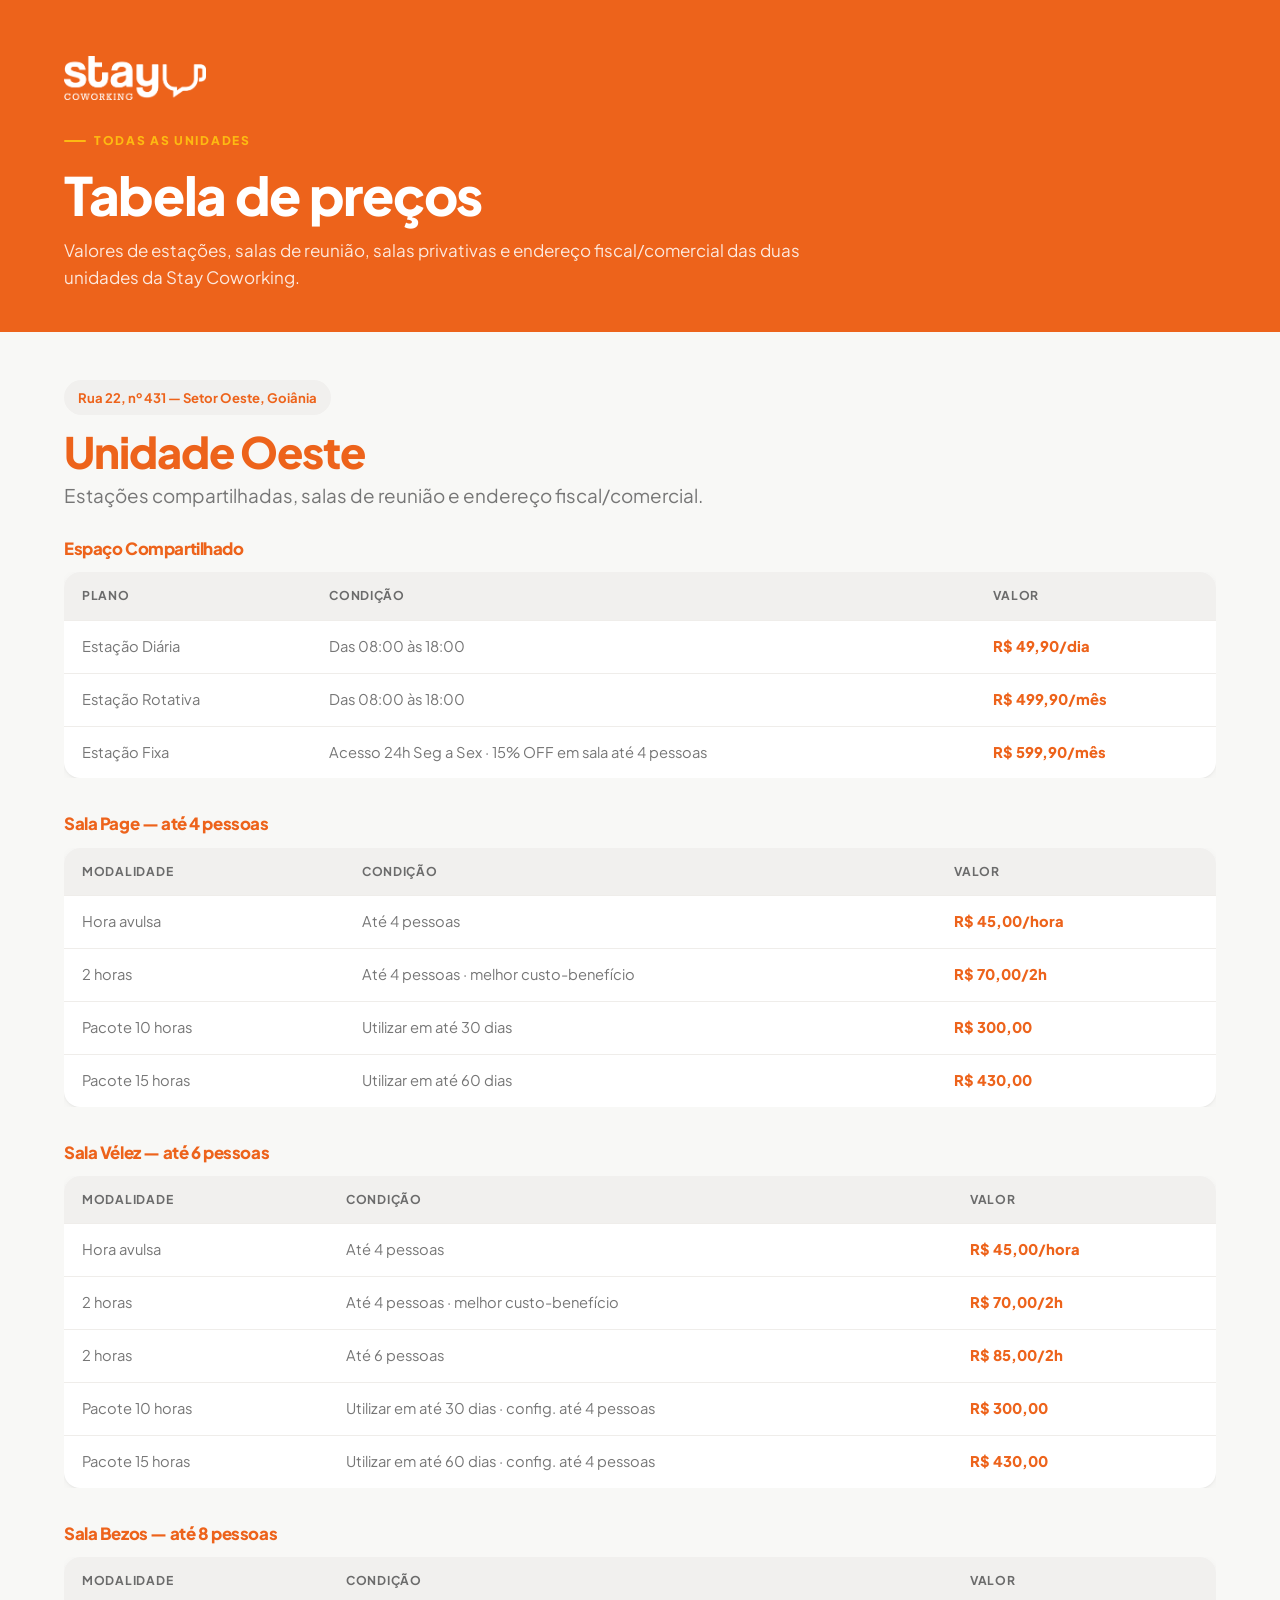
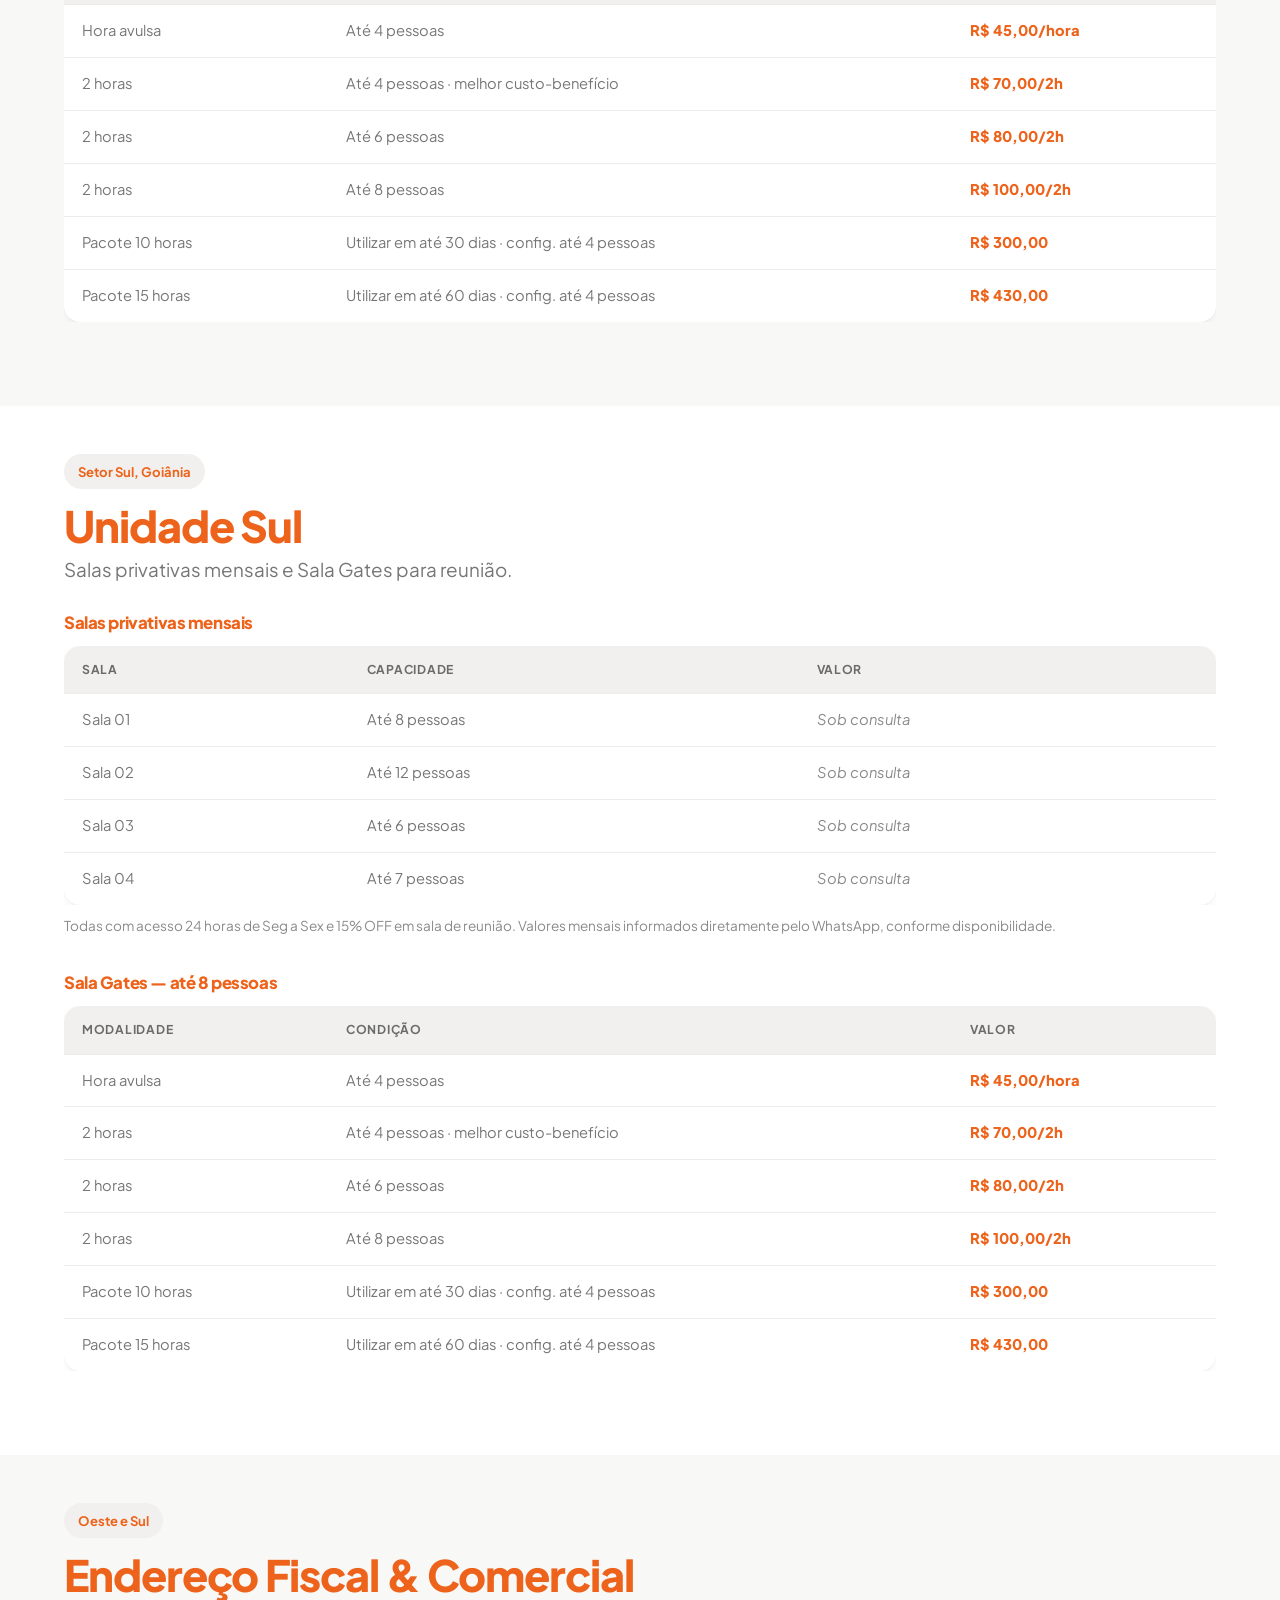
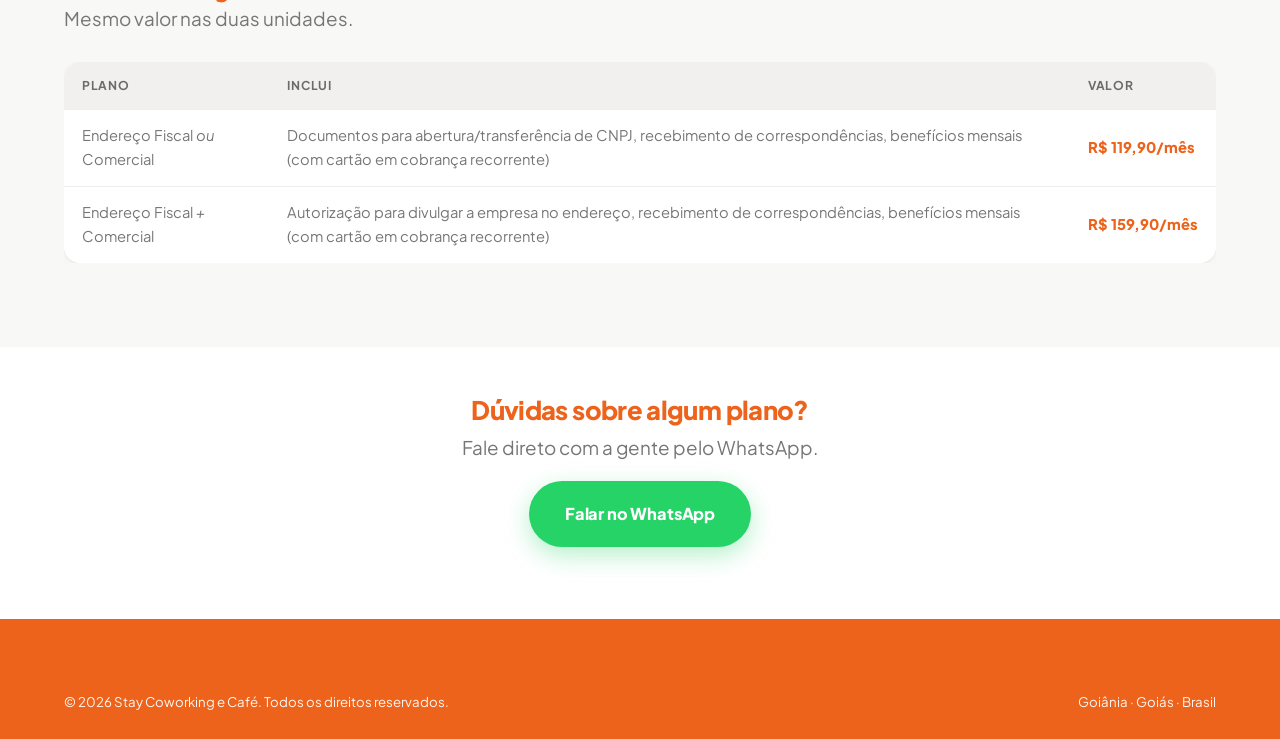
<file: tabela/index.html>
<!DOCTYPE html>
<html lang="pt-BR">
<head>
<!-- Google Tag Manager -->
<script>(function(w,d,s,l,i){w[l]=w[l]||[];w[l].push({'gtm.start':
new Date().getTime(),event:'gtm.js'});var f=d.getElementsByTagName(s)[0],
j=d.createElement(s),dl=l!='dataLayer'?'&l='+l:'';j.async=true;j.src=
'https://www.googletagmanager.com/gtm.js?id='+i+dl;f.parentNode.insertBefore(j,f);
})(window,document,'script','dataLayer','GTM-WR3MW7B');</script>
<!-- End Google Tag Manager -->
<meta charset="UTF-8">
<meta name="viewport" content="width=device-width, initial-scale=1">
<title>Tabela de Preços | Stay Coworking</title>
<meta name="robots" content="noindex, nofollow">
<meta name="theme-color" content="#FDBA12">
<link rel="icon" href="../assets/img/favicon.png">
<link rel="preconnect" href="https://fonts.googleapis.com">
<link rel="preconnect" href="https://fonts.gstatic.com" crossorigin>
<link href="https://fonts.googleapis.com/css2?family=Plus+Jakarta+Sans:wght@400;500;600;700;800&family=Quicksand:wght@700&display=swap" rel="stylesheet">
<link rel="stylesheet" href="../assets/css/style.css?v=3">
<style>
  /* Página utilitária, fora do menu — layout próprio de tabela, reaproveitando
     as variáveis e componentes (chip, btn, container) do design system. */
  .price-hero{ background:var(--brand); padding:56px 0 40px; }
  .price-hero .eyebrow{ color:var(--accent); }
  .price-hero .eyebrow::before{ background:var(--accent); }
  .price-hero h1{ color:#fff; margin-top:14px; }
  .price-hero p{ color:rgba(255,255,255,.85); margin-top:12px; max-width:62ch; }
  .price-hero .brand__logo{ height:44px; margin-bottom:22px; }

  .price-unit{ padding:48px 0; }
  .price-unit:nth-child(even){ background:var(--surface-2); }
  .price-unit h2{ margin-bottom:4px; }
  .price-unit .lead{ margin-bottom:28px; }

  .price-group{ margin-bottom:36px; }
  .price-group h3{ font-size:1.05rem; font-weight:800; color:var(--brand-deep); margin-bottom:14px; }
  .price-group .note{ font-size:.85rem; color:var(--muted); margin-top:10px; }

  .price-table{ width:100%; border-collapse:collapse; background:var(--surface); border-radius:var(--r); overflow:hidden; box-shadow:var(--shadow-sm); }
  .price-table th, .price-table td{ padding:14px 18px; text-align:left; border-bottom:1px solid var(--line-2); font-size:.92rem; }
  .price-table th{ background:var(--surface-3); color:var(--text-strong); font-size:.76rem; text-transform:uppercase; letter-spacing:.06em; }
  .price-table tr:last-child td{ border-bottom:none; }
  .price-table td.price{ font-weight:800; color:var(--brand-deep); white-space:nowrap; }
  .price-table td.consulta{ color:var(--muted); font-style:italic; }
  .price-table-wrap{ overflow-x:auto; }

  .price-cta{ padding:48px 0 72px; text-align:center; }
  .price-cta .btn{ margin-top:18px; }
</style>
</head>
<body data-page="tabela">
<!-- Google Tag Manager (noscript) -->
<noscript><iframe src="https://www.googletagmanager.com/ns.html?id=GTM-WR3MW7B"
height="0" width="0" style="display:none;visibility:hidden"></iframe></noscript>
<!-- End Google Tag Manager (noscript) -->

<main>

<section class="price-hero">
  <div class="container">
    <a href="../index.html" aria-label="Stay Coworking — página inicial">
      <img class="brand__logo" src="../assets/img/logo-stay-white.png" alt="Stay Coworking e Café">
    </a>
    <span class="eyebrow">Todas as unidades</span>
    <h1 class="h1">Tabela de preços</h1>
    <p>Valores de estações, salas de reunião, salas privativas e endereço fiscal/comercial das duas unidades da Stay Coworking.</p>
  </div>
</section>

<!-- ================= UNIDADE OESTE ================= -->
<section class="price-unit">
  <div class="container">
    <span class="chip chip--accent">Rua 22, nº 431 — Setor Oeste, Goiânia</span>
    <h2 class="h2" style="margin-top:12px">Unidade Oeste</h2>
    <p class="lead">Estações compartilhadas, salas de reunião e endereço fiscal/comercial.</p>

    <div class="price-group">
      <h3>Espaço Compartilhado</h3>
      <div class="price-table-wrap">
        <table class="price-table">
          <thead><tr><th>Plano</th><th>Condição</th><th>Valor</th></tr></thead>
          <tbody>
            <tr><td>Estação Diária</td><td>Das 08:00 às 18:00</td><td class="price">R$ 49,90/dia</td></tr>
            <tr><td>Estação Rotativa</td><td>Das 08:00 às 18:00</td><td class="price">R$ 499,90/mês</td></tr>
            <tr><td>Estação Fixa</td><td>Acesso 24h Seg a Sex · 15% OFF em sala até 4 pessoas</td><td class="price">R$ 599,90/mês</td></tr>
          </tbody>
        </table>
      </div>
    </div>

    <div class="price-group">
      <h3>Sala Page — até 4 pessoas</h3>
      <div class="price-table-wrap">
        <table class="price-table">
          <thead><tr><th>Modalidade</th><th>Condição</th><th>Valor</th></tr></thead>
          <tbody>
            <tr><td>Hora avulsa</td><td>Até 4 pessoas</td><td class="price">R$ 45,00/hora</td></tr>
            <tr><td>2 horas</td><td>Até 4 pessoas · melhor custo-benefício</td><td class="price">R$ 70,00/2h</td></tr>
            <tr><td>Pacote 10 horas</td><td>Utilizar em até 30 dias</td><td class="price">R$ 300,00</td></tr>
            <tr><td>Pacote 15 horas</td><td>Utilizar em até 60 dias</td><td class="price">R$ 430,00</td></tr>
          </tbody>
        </table>
      </div>
    </div>

    <div class="price-group">
      <h3>Sala Vélez — até 6 pessoas</h3>
      <div class="price-table-wrap">
        <table class="price-table">
          <thead><tr><th>Modalidade</th><th>Condição</th><th>Valor</th></tr></thead>
          <tbody>
            <tr><td>Hora avulsa</td><td>Até 4 pessoas</td><td class="price">R$ 45,00/hora</td></tr>
            <tr><td>2 horas</td><td>Até 4 pessoas · melhor custo-benefício</td><td class="price">R$ 70,00/2h</td></tr>
            <tr><td>2 horas</td><td>Até 6 pessoas</td><td class="price">R$ 85,00/2h</td></tr>
            <tr><td>Pacote 10 horas</td><td>Utilizar em até 30 dias · config. até 4 pessoas</td><td class="price">R$ 300,00</td></tr>
            <tr><td>Pacote 15 horas</td><td>Utilizar em até 60 dias · config. até 4 pessoas</td><td class="price">R$ 430,00</td></tr>
          </tbody>
        </table>
      </div>
    </div>

    <div class="price-group">
      <h3>Sala Bezos — até 8 pessoas</h3>
      <div class="price-table-wrap">
        <table class="price-table">
          <thead><tr><th>Modalidade</th><th>Condição</th><th>Valor</th></tr></thead>
          <tbody>
            <tr><td>Hora avulsa</td><td>Até 4 pessoas</td><td class="price">R$ 45,00/hora</td></tr>
            <tr><td>2 horas</td><td>Até 4 pessoas · melhor custo-benefício</td><td class="price">R$ 70,00/2h</td></tr>
            <tr><td>2 horas</td><td>Até 6 pessoas</td><td class="price">R$ 80,00/2h</td></tr>
            <tr><td>2 horas</td><td>Até 8 pessoas</td><td class="price">R$ 100,00/2h</td></tr>
            <tr><td>Pacote 10 horas</td><td>Utilizar em até 30 dias · config. até 4 pessoas</td><td class="price">R$ 300,00</td></tr>
            <tr><td>Pacote 15 horas</td><td>Utilizar em até 60 dias · config. até 4 pessoas</td><td class="price">R$ 430,00</td></tr>
          </tbody>
        </table>
      </div>
    </div>
  </div>
</section>

<!-- ================= UNIDADE SUL ================= -->
<section class="price-unit">
  <div class="container">
    <span class="chip chip--accent">Setor Sul, Goiânia</span>
    <h2 class="h2" style="margin-top:12px">Unidade Sul</h2>
    <p class="lead">Salas privativas mensais e Sala Gates para reunião.</p>

    <div class="price-group">
      <h3>Salas privativas mensais</h3>
      <div class="price-table-wrap">
        <table class="price-table">
          <thead><tr><th>Sala</th><th>Capacidade</th><th>Valor</th></tr></thead>
          <tbody>
            <tr><td>Sala 01</td><td>Até 8 pessoas</td><td class="consulta">Sob consulta</td></tr>
            <tr><td>Sala 02</td><td>Até 12 pessoas</td><td class="consulta">Sob consulta</td></tr>
            <tr><td>Sala 03</td><td>Até 6 pessoas</td><td class="consulta">Sob consulta</td></tr>
            <tr><td>Sala 04</td><td>Até 7 pessoas</td><td class="consulta">Sob consulta</td></tr>
          </tbody>
        </table>
      </div>
      <p class="note">Todas com acesso 24 horas de Seg a Sex e 15% OFF em sala de reunião. Valores mensais informados diretamente pelo WhatsApp, conforme disponibilidade.</p>
    </div>

    <div class="price-group">
      <h3>Sala Gates — até 8 pessoas</h3>
      <div class="price-table-wrap">
        <table class="price-table">
          <thead><tr><th>Modalidade</th><th>Condição</th><th>Valor</th></tr></thead>
          <tbody>
            <tr><td>Hora avulsa</td><td>Até 4 pessoas</td><td class="price">R$ 45,00/hora</td></tr>
            <tr><td>2 horas</td><td>Até 4 pessoas · melhor custo-benefício</td><td class="price">R$ 70,00/2h</td></tr>
            <tr><td>2 horas</td><td>Até 6 pessoas</td><td class="price">R$ 80,00/2h</td></tr>
            <tr><td>2 horas</td><td>Até 8 pessoas</td><td class="price">R$ 100,00/2h</td></tr>
            <tr><td>Pacote 10 horas</td><td>Utilizar em até 30 dias · config. até 4 pessoas</td><td class="price">R$ 300,00</td></tr>
            <tr><td>Pacote 15 horas</td><td>Utilizar em até 60 dias · config. até 4 pessoas</td><td class="price">R$ 430,00</td></tr>
          </tbody>
        </table>
      </div>
    </div>
  </div>
</section>

<!-- ================= ENDEREÇO FISCAL / COMERCIAL (ambas unidades) ================= -->
<section class="price-unit">
  <div class="container">
    <span class="chip chip--accent">Oeste e Sul</span>
    <h2 class="h2" style="margin-top:12px">Endereço Fiscal &amp; Comercial</h2>
    <p class="lead">Mesmo valor nas duas unidades.</p>

    <div class="price-group">
      <div class="price-table-wrap">
        <table class="price-table">
          <thead><tr><th>Plano</th><th>Inclui</th><th>Valor</th></tr></thead>
          <tbody>
            <tr>
              <td>Endereço Fiscal <em>ou</em> Comercial</td>
              <td>Documentos para abertura/transferência de CNPJ, recebimento de correspondências, benefícios mensais (com cartão em cobrança recorrente)</td>
              <td class="price">R$ 119,90/mês</td>
            </tr>
            <tr>
              <td>Endereço Fiscal <em>+</em> Comercial</td>
              <td>Autorização para divulgar a empresa no endereço, recebimento de correspondências, benefícios mensais (com cartão em cobrança recorrente)</td>
              <td class="price">R$ 159,90/mês</td>
            </tr>
          </tbody>
        </table>
      </div>
    </div>
  </div>
</section>

<section class="price-cta">
  <div class="container">
    <h2 class="h3">Dúvidas sobre algum plano?</h2>
    <p class="lead" style="margin-top:8px">Fale direto com a gente pelo WhatsApp.</p>
    <a href="https://wa.me/5562991486262?text=Ol%C3%A1!%20Vi%20a%20tabela%20de%20pre%C3%A7os%20e%20quero%20mais%20informa%C3%A7%C3%B5es." target="_blank" rel="noopener" class="btn btn--whats btn--lg">Falar no WhatsApp</a>
  </div>
</section>

</main>

<footer class="footer">
  <div class="container">
    <div class="footer__bar" style="border-top:none;padding-top:0">
      <span>© <span data-ano>2026</span> Stay Coworking e Café. Todos os direitos reservados.</span>
      <span>Goiânia · Goiás · Brasil</span>
    </div>
  </div>
</footer>

<script>document.querySelectorAll('[data-ano]').forEach(function(el){ el.textContent = new Date().getFullYear(); });</script>
</body>
</html>
</file>
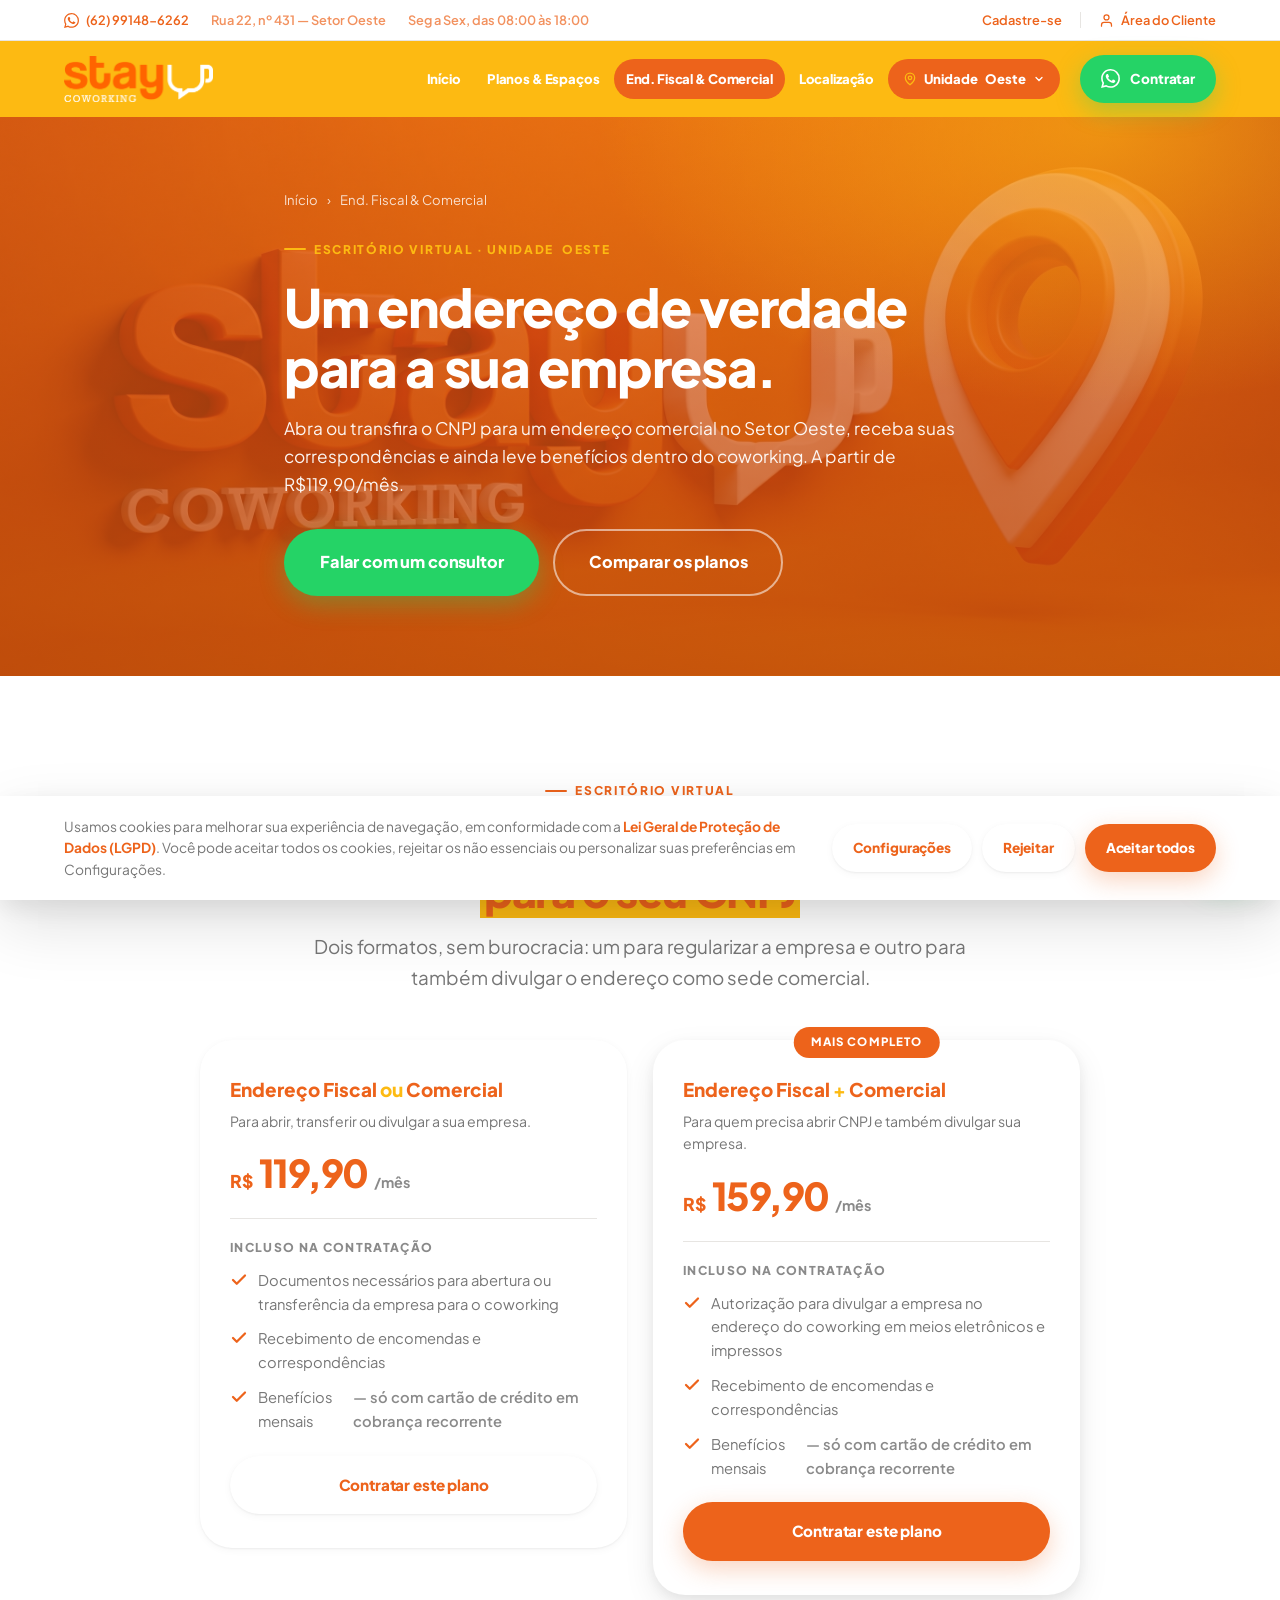
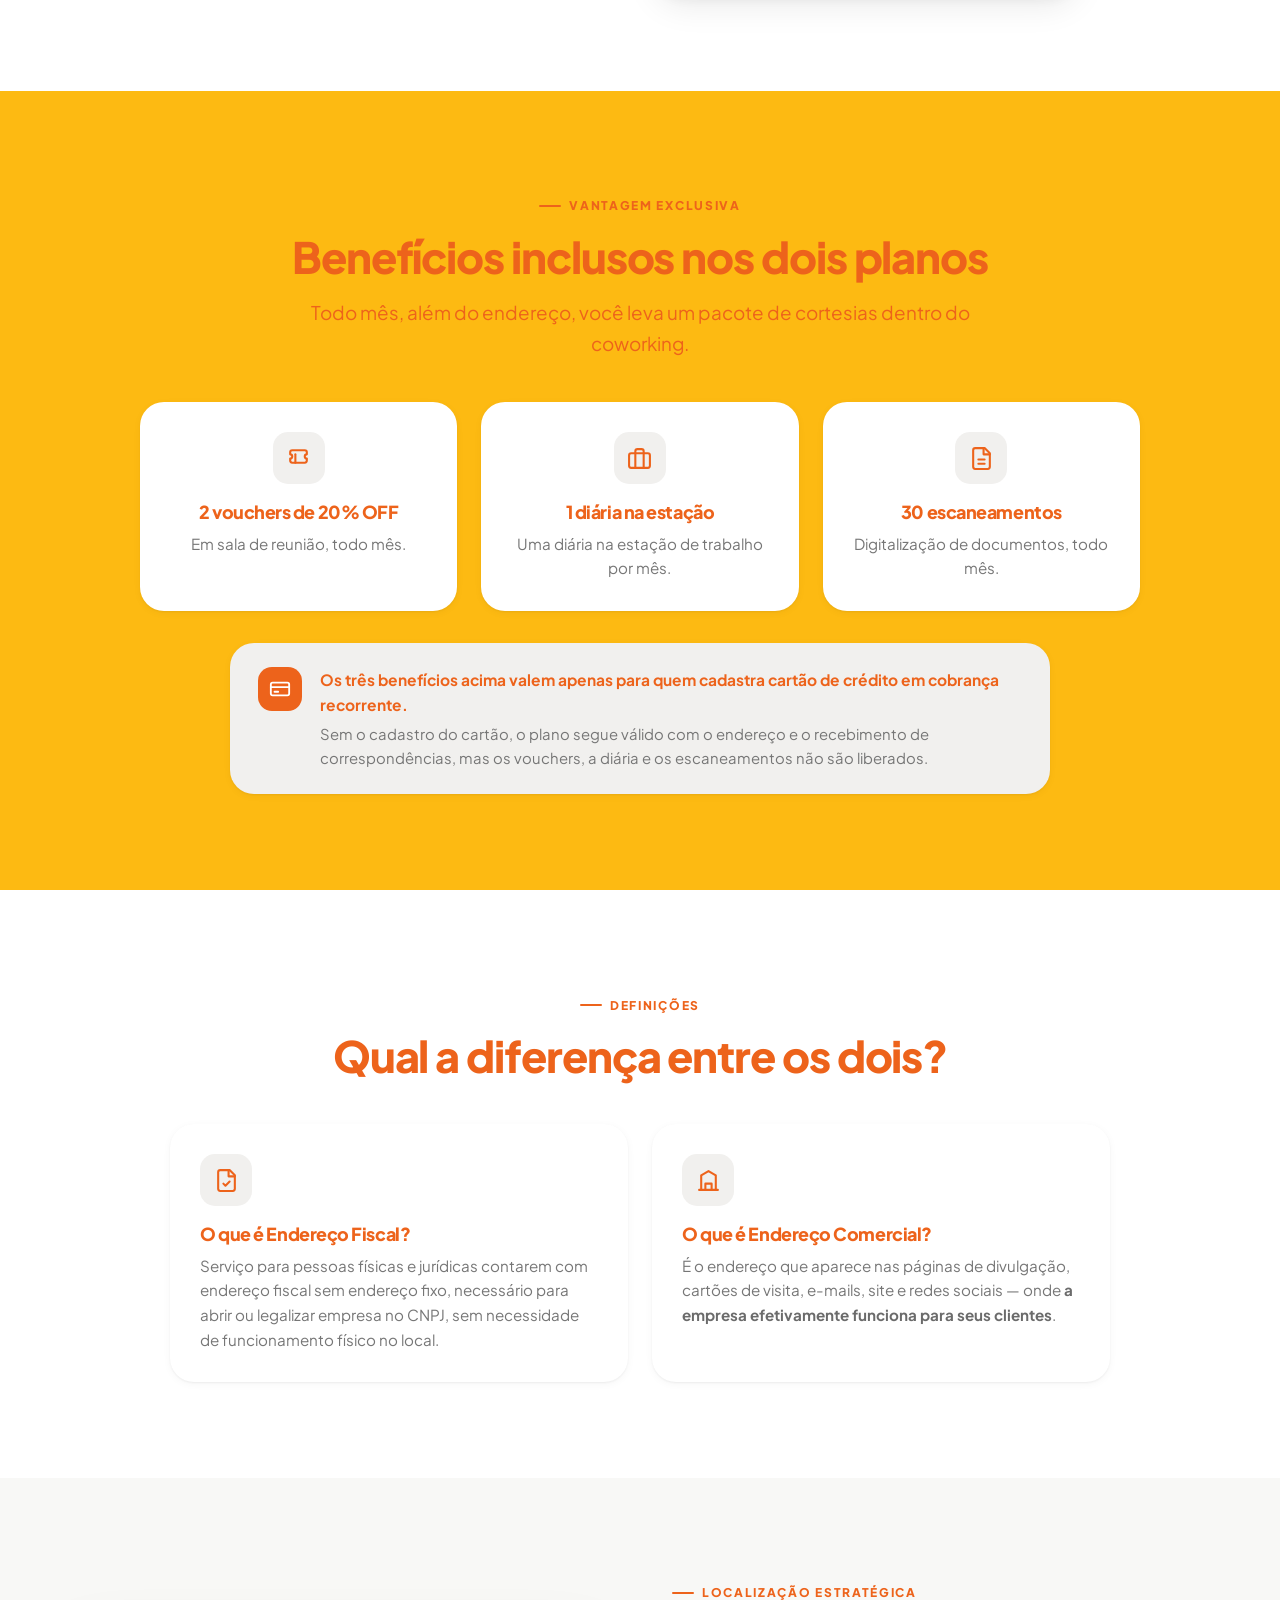
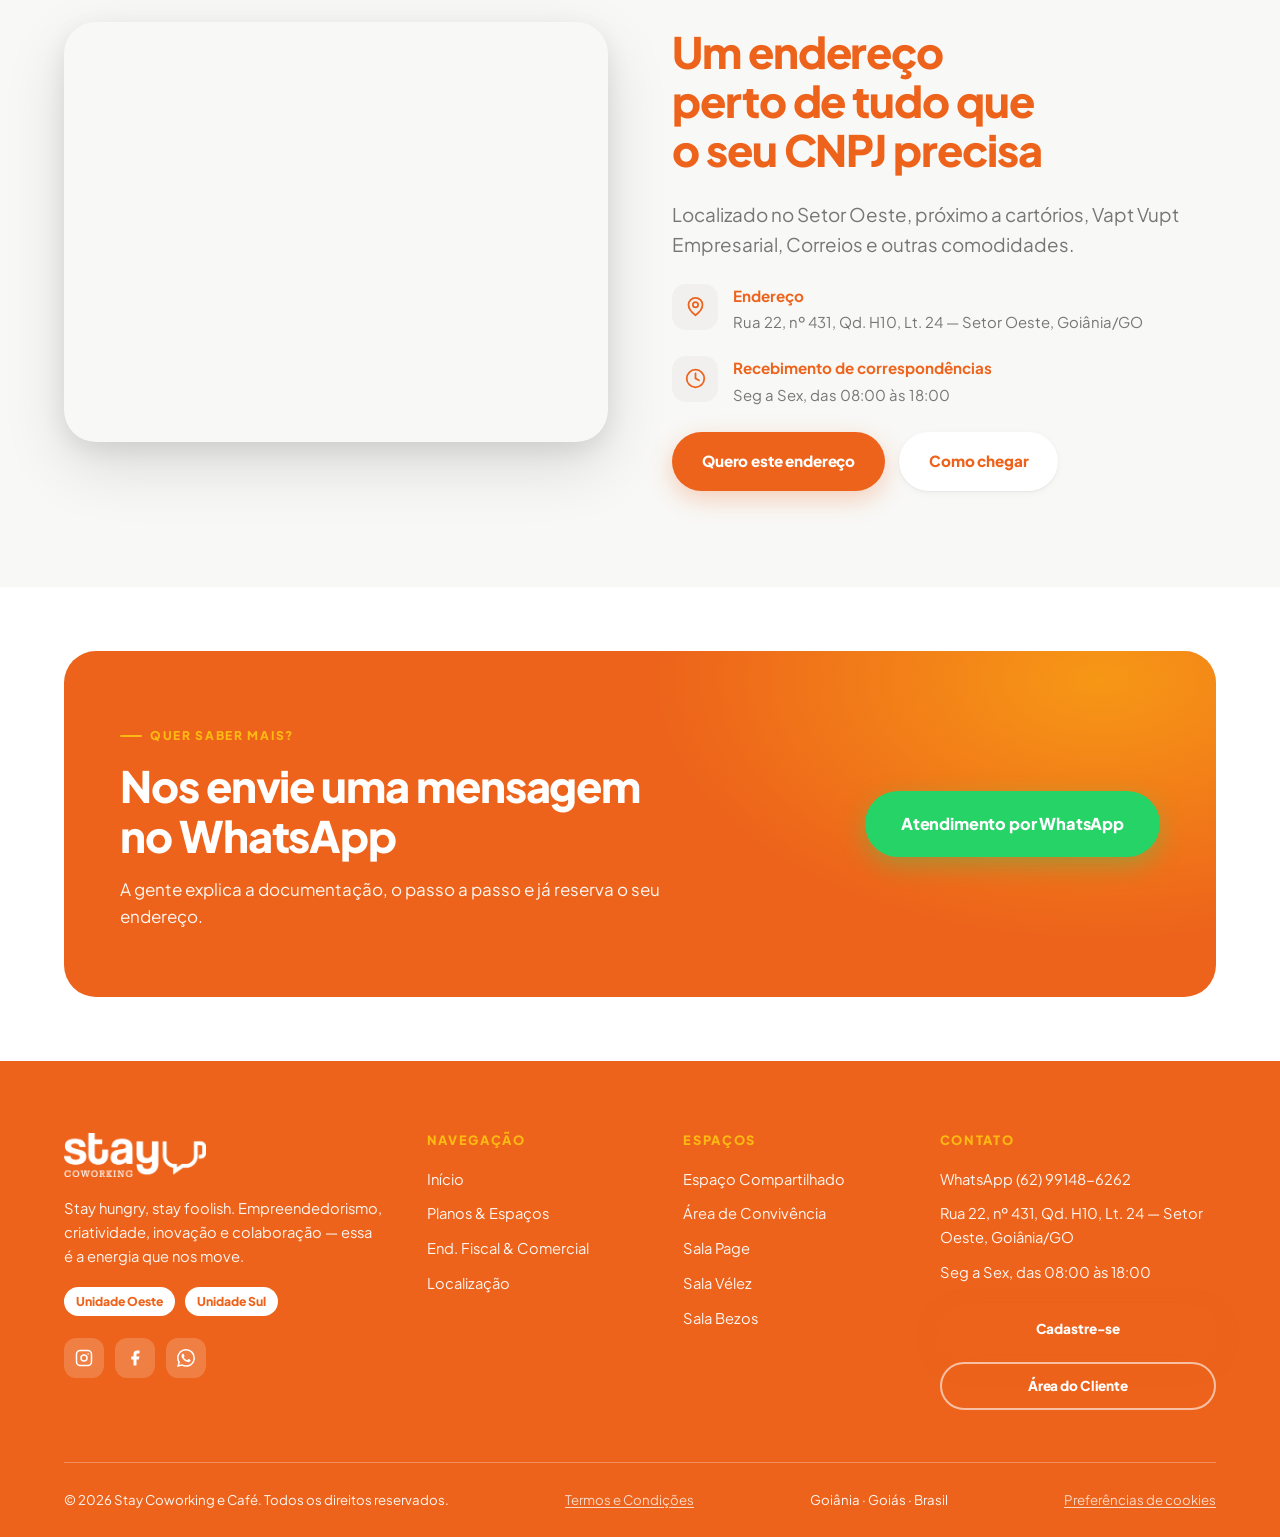
<file: endereco-fiscal.html>
﻿<!DOCTYPE html>
<html lang="pt-BR">
<head>
<!-- Google Tag Manager -->
<script>(function(w,d,s,l,i){w[l]=w[l]||[];w[l].push({'gtm.start':
new Date().getTime(),event:'gtm.js'});var f=d.getElementsByTagName(s)[0],
j=d.createElement(s),dl=l!='dataLayer'?'&l='+l:'';j.async=true;j.src=
'https://www.googletagmanager.com/gtm.js?id='+i+dl;f.parentNode.insertBefore(j,f);
})(window,document,'script','dataLayer','GTM-WR3MW7B');</script>
<!-- End Google Tag Manager -->
<meta charset="UTF-8">
<meta name="viewport" content="width=device-width, initial-scale=1">
<title>Endereço Fiscal &amp; Comercial em Goiânia | Stay Coworking</title>
<meta name="description" content="Endereço fiscal e comercial para o CNPJ da sua empresa em Goiânia, a partir de R$119,90/mês. Documentação para abertura ou transferência, recebimento de correspondências e benefícios mensais.">
<meta name="theme-color" content="#FDBA12">

<link rel="icon" href="assets/img/favicon.png">
<link rel="preconnect" href="https://fonts.googleapis.com">
<link rel="preconnect" href="https://fonts.gstatic.com" crossorigin>
<link href="https://fonts.googleapis.com/css2?family=Plus+Jakarta+Sans:wght@400;500;600;700;800&family=Quicksand:wght@700&display=swap" rel="stylesheet">
<link rel="stylesheet" href="assets/css/style.css?v=3">
</head>
<body data-page="endereco-fiscal">
<!-- Google Tag Manager (noscript) -->
<noscript><iframe src="https://www.googletagmanager.com/ns.html?id=GTM-WR3MW7B"
height="0" width="0" style="display:none;visibility:hidden"></iframe></noscript>
<!-- End Google Tag Manager (noscript) -->

<!-- ================= TOPBAR ================= -->
<div class="topbar">
  <div class="container topbar__in">
    <div class="topbar__left">
      <a href="https://wa.me/5562991486262" data-unit-wa target="_blank" rel="noopener">
        <svg viewBox="0 0 24 24" fill="currentColor"><path d="M17.472 14.382c-.297-.149-1.758-.867-2.03-.967-.273-.099-.471-.148-.67.15-.197.297-.767.966-.94 1.164-.173.199-.347.223-.644.075-.297-.15-1.255-.463-2.39-1.475-.883-.788-1.48-1.761-1.653-2.059-.173-.297-.018-.458.13-.606.134-.133.298-.347.446-.52.149-.174.198-.298.298-.497.099-.198.05-.371-.025-.52-.075-.149-.669-1.612-.916-2.207-.242-.579-.487-.5-.669-.51-.173-.008-.371-.01-.57-.01-.198 0-.52.074-.792.372-.272.297-1.04 1.016-1.04 2.479 0 1.462 1.065 2.875 1.213 3.074.149.198 2.096 3.2 5.077 4.487.709.306 1.262.489 1.694.625.712.227 1.36.195 1.871.118.571-.085 1.758-.719 2.006-1.413.248-.694.248-1.289.173-1.413-.074-.124-.272-.198-.57-.347m-5.421 7.403h-.004a9.87 9.87 0 0 1-5.031-1.378l-.361-.214-3.741.982.998-3.648-.235-.374a9.86 9.86 0 0 1-1.51-5.26c.001-5.45 4.436-9.884 9.888-9.884 2.64 0 5.122 1.03 6.988 2.898a9.825 9.825 0 0 1 2.893 6.994c-.003 5.45-4.437 9.884-9.885 9.884m8.413-18.297A11.815 11.815 0 0 0 12.05 0C5.495 0 .16 5.335.157 11.892c0 2.096.547 4.142 1.588 5.945L.057 24l6.305-1.654a11.882 11.882 0 0 0 5.683 1.448h.005c6.554 0 11.89-5.335 11.893-11.893a11.821 11.821 0 0 0-3.48-8.413Z"/></svg>
        <span data-unit-text="whatsappLabel">(62) 99148-6262</span>
      </a>
      <span class="topbar-hide" style="opacity:.7"><span data-unit-text="enderecoCurto">Rua 22, nº 431 — Setor Oeste</span></span>
      <span class="topbar-hide" style="opacity:.7"><span data-unit-text="horario">Seg a Sex, das 08:00 às 18:00</span></span>
    </div>

    <div class="topbar__right">
      <a href="https://stay.conexa.app/index.php?r=site/cadastroPublico" target="_blank" rel="noopener">Cadastre-se</a>
      <span class="topbar__sep"></span>
      <a href="https://stay.conexa.app/" target="_blank" rel="noopener">
        <svg viewBox="0 0 24 24" fill="none" stroke="currentColor" stroke-width="2" stroke-linecap="round" stroke-linejoin="round"><path d="M20 21v-2a4 4 0 0 0-4-4H8a4 4 0 0 0-4 4v2"/><circle cx="12" cy="7" r="4"/></svg>
        Área do Cliente
      </a>
    </div>
  </div>
</div>

<!-- ================= HEADER ================= -->
<header class="header">
  <div class="container header__in">
    <a href="index.html" class="brand" aria-label="Stay Coworking — página inicial">
      <img class="brand__logo" src="assets/img/logo-stay.png" alt="Stay Coworking e Café">
    </a>

    <nav class="nav">
      <a href="index.html">Início</a>
      <a href="espacos.html">Planos &amp; Espaços</a>
      <a href="endereco-fiscal.html" class="is-current">End. Fiscal &amp; Comercial</a>
      <a href="index.html#localizacao">Localização</a>

      <div class="unit">
        <button class="unit__btn" aria-expanded="false" aria-haspopup="true">
          <svg class="pin" viewBox="0 0 24 24" fill="none" stroke="currentColor" stroke-width="2.2" stroke-linecap="round" stroke-linejoin="round"><path d="M20 10c0 6-8 12-8 12s-8-6-8-12a8 8 0 0 1 16 0Z"/><circle cx="12" cy="10" r="3"/></svg>
          Unidade <span data-unit-current>Oeste</span>
          <svg class="caret" viewBox="0 0 24 24" fill="none" stroke="currentColor" stroke-width="2.5" stroke-linecap="round"><path d="M6 9l6 6 6-6"/></svg>
        </button>

        <div class="unit__menu" role="menu">
          <div class="unit__menu-title">Escolha a unidade que quer acessar</div>
          <button class="unit__opt is-active" data-unit-id="oeste" role="menuitem">
            <span class="unit__opt-ico"><svg viewBox="0 0 24 24" fill="none" stroke="currentColor" stroke-width="2" stroke-linecap="round" stroke-linejoin="round"><path d="M3 21h18M5 21V7l7-4 7 4v14M9 21v-5h6v5"/></svg></span>
            <span>
              <span class="unit__opt-name">Stay Oeste</span>
              <span class="unit__opt-desc">Rua 22, nº 431 — Setor Oeste, Goiânia. Estações, salas de reunião e endereço fiscal.</span>
            </span>
            <svg class="unit__check" viewBox="0 0 24 24" fill="none" stroke="currentColor" stroke-width="3" stroke-linecap="round" stroke-linejoin="round"><path d="M20 6 9 17l-5-5"/></svg>
          </button>
          <button class="unit__opt" data-unit-id="sul" role="menuitem">
            <span class="unit__opt-ico"><svg viewBox="0 0 24 24" fill="none" stroke="currentColor" stroke-width="2" stroke-linecap="round" stroke-linejoin="round"><path d="M3 21h18M5 21V7l7-4 7 4v14M9 21v-5h6v5"/></svg></span>
            <span>
              <span class="unit__opt-name">Stay Sul</span>
              <span class="unit__opt-desc">Setor Sul, Goiânia. Salas privativas e Sala Gates para reunião.</span>
            </span>
            <svg class="unit__check" viewBox="0 0 24 24" fill="none" stroke="currentColor" stroke-width="3" stroke-linecap="round" stroke-linejoin="round"><path d="M20 6 9 17l-5-5"/></svg>
          </button>
        </div>
      </div>
    </nav>

    <div class="header__cta">
      <a href="https://wa.me/5562991486262" data-unit-wa data-wa-msg="Olá! Quero contratar o endereço fiscal/comercial da Stay Coworking." target="_blank" rel="noopener" class="btn btn--wa btn--sm">
        <svg viewBox="0 0 24 24" fill="currentColor"><path d="M17.472 14.382c-.297-.149-1.758-.867-2.03-.967-.273-.099-.471-.148-.67.15-.197.297-.767.966-.94 1.164-.173.199-.347.223-.644.075-.297-.15-1.255-.463-2.39-1.475-.883-.788-1.48-1.761-1.653-2.059-.173-.297-.018-.458.13-.606.134-.133.298-.347.446-.52.149-.174.198-.298.298-.497.099-.198.05-.371-.025-.52-.075-.149-.669-1.612-.916-2.207-.242-.579-.487-.5-.669-.51-.173-.008-.371-.01-.57-.01-.198 0-.52.074-.792.372-.272.297-1.04 1.016-1.04 2.479 0 1.462 1.065 2.875 1.213 3.074.149.198 2.096 3.2 5.077 4.487.709.306 1.262.489 1.694.625.712.227 1.36.195 1.871.118.571-.085 1.758-.719 2.006-1.413.248-.694.248-1.289.173-1.413-.074-.124-.272-.198-.57-.347m-5.421 7.403h-.004a9.87 9.87 0 0 1-5.031-1.378l-.361-.214-3.741.982.998-3.648-.235-.374a9.86 9.86 0 0 1-1.51-5.26c.001-5.45 4.436-9.884 9.888-9.884 2.64 0 5.122 1.03 6.988 2.898a9.825 9.825 0 0 1 2.893 6.994c-.003 5.45-4.437 9.884-9.885 9.884m8.413-18.297A11.815 11.815 0 0 0 12.05 0C5.495 0 .16 5.335.157 11.892c0 2.096.547 4.142 1.588 5.945L.057 24l6.305-1.654a11.882 11.882 0 0 0 5.683 1.448h.005c6.554 0 11.89-5.335 11.893-11.893a11.821 11.821 0 0 0-3.48-8.413Z"/></svg>
        Contratar
      </a>
      <button class="burger" aria-label="Abrir menu" aria-expanded="false"><span></span></button>
    </div>
  </div>
</header>

<!-- ================= MENU MOBILE ================= -->
<div class="mobile-nav">
  <a href="index.html">Início</a>
  <a href="espacos.html">Planos &amp; Espaços</a>
  <a href="endereco-fiscal.html">End. Fiscal &amp; Comercial</a>
  <a href="index.html#localizacao">Localização</a>
  <a href="https://stay.conexa.app/index.php?r=site/cadastroPublico" target="_blank" rel="noopener">Cadastre-se</a>
  <a href="https://stay.conexa.app/" target="_blank" rel="noopener">Área do Cliente</a>

  <div class="unit">
    <button class="unit__btn" aria-expanded="false" aria-haspopup="true">
      <svg class="pin" viewBox="0 0 24 24" fill="none" stroke="currentColor" stroke-width="2.2" stroke-linecap="round" stroke-linejoin="round"><path d="M20 10c0 6-8 12-8 12s-8-6-8-12a8 8 0 0 1 16 0Z"/><circle cx="12" cy="10" r="3"/></svg>
      Unidade <span data-unit-current>Oeste</span>
      <svg class="caret" viewBox="0 0 24 24" fill="none" stroke="currentColor" stroke-width="2.5" stroke-linecap="round"><path d="M6 9l6 6 6-6"/></svg>
    </button>
    <div class="unit__menu" role="menu">
      <div class="unit__menu-title">Escolha a unidade que quer acessar</div>
      <button class="unit__opt is-active" data-unit-id="oeste" role="menuitem">
        <span class="unit__opt-ico"><svg viewBox="0 0 24 24" fill="none" stroke="currentColor" stroke-width="2" stroke-linecap="round" stroke-linejoin="round"><path d="M3 21h18M5 21V7l7-4 7 4v14M9 21v-5h6v5"/></svg></span>
        <span>
          <span class="unit__opt-name">Stay Oeste</span>
          <span class="unit__opt-desc">Rua 22, nº 431 — Setor Oeste, Goiânia.</span>
        </span>
        <svg class="unit__check" viewBox="0 0 24 24" fill="none" stroke="currentColor" stroke-width="3" stroke-linecap="round" stroke-linejoin="round"><path d="M20 6 9 17l-5-5"/></svg>
      </button>
      <button class="unit__opt" data-unit-id="sul" role="menuitem">
        <span class="unit__opt-ico"><svg viewBox="0 0 24 24" fill="none" stroke="currentColor" stroke-width="2" stroke-linecap="round" stroke-linejoin="round"><path d="M3 21h18M5 21V7l7-4 7 4v14M9 21v-5h6v5"/></svg></span>
        <span>
          <span class="unit__opt-name">Stay Sul</span>
          <span class="unit__opt-desc">Setor Sul, Goiânia.</span>
        </span>
        <svg class="unit__check" viewBox="0 0 24 24" fill="none" stroke="currentColor" stroke-width="3" stroke-linecap="round" stroke-linejoin="round"><path d="M20 6 9 17l-5-5"/></svg>
      </button>
    </div>
  </div>

  <a href="https://wa.me/5562991486262" data-unit-wa target="_blank" rel="noopener" class="btn btn--whats btn--block">Atendimento por WhatsApp</a>
</div>

<main>

<section class="phero phero--ef">
  <div class="container phero__in">
    <div class="crumbs"><a href="index.html">Início</a> › <span>End. Fiscal &amp; Comercial</span></div>
    <span class="eyebrow">Escritório Virtual · Unidade <span data-unit-current>Oeste</span></span>
    <h1 class="h1">Um endereço de verdade<br>para a sua empresa.</h1>
    <p>Abra ou transfira o CNPJ para um endereço comercial no Setor Oeste, receba suas correspondências e ainda leve benefícios dentro do coworking. A partir de R$119,90/mês.</p>
    <div class="btn-row" style="margin-top:30px">
      <a href="https://wa.me/5562991486262" data-unit-wa data-wa-msg="Olá! Quero contratar o endereço fiscal/comercial da Stay Coworking." target="_blank" rel="noopener" class="btn btn--whats btn--lg">Falar com um consultor</a>
      <a href="#planos" class="btn btn--outline-light btn--lg">Comparar os planos</a>
    </div>
  </div>
</section>

<!-- ================= PLANOS ================= -->
<section class="section" id="planos">
  <div class="container">
    <div class="section-head center stack-sm reveal" style="margin-bottom:48px">
      <span class="eyebrow">Escritório Virtual</span>
      <h2 class="h2">Escolha o plano ideal <span class="hl-mark">para o seu CNPJ</span></h2>
      <p class="lead">Dois formatos, sem burocracia: um para regularizar a empresa e outro para também divulgar o endereço como sede comercial.</p>
    </div>

    <div class="plans" style="grid-template-columns:repeat(2,1fr);max-width:880px;margin-inline:auto">

      <article class="plan reveal">
        <div>
          <div class="plan__name">Endereço Fiscal <span class="hl">ou</span> Comercial</div>
          <p class="plan__desc">Para abrir, transferir ou divulgar a sua empresa.</p>
        </div>
        <div class="plan__price"><span class="cur">R$</span><b>119,90</b><span class="per">/mês</span></div>
        <div class="plan__hr"></div>

        <div>
          <h4 class="h4" style="font-size:.76rem;letter-spacing:.11em;text-transform:uppercase;color:var(--muted);margin-bottom:14px">Incluso na contratação</h4>
          <ul class="plan__list">
            <li><svg viewBox="0 0 24 24" fill="none" stroke="currentColor" stroke-width="3" stroke-linecap="round" stroke-linejoin="round"><path d="M20 6 9 17l-5-5"/></svg> Documentos necessários para abertura ou transferência da empresa para o coworking</li>
            <li><svg viewBox="0 0 24 24" fill="none" stroke="currentColor" stroke-width="3" stroke-linecap="round" stroke-linejoin="round"><path d="M20 6 9 17l-5-5"/></svg> Recebimento de encomendas e correspondências</li>
            <li><svg viewBox="0 0 24 24" fill="none" stroke="currentColor" stroke-width="3" stroke-linecap="round" stroke-linejoin="round"><path d="M20 6 9 17l-5-5"/></svg> Benefícios mensais <span class="cond">— só com cartão de crédito em cobrança recorrente</span></li>
          </ul>
        </div>

        <a href="https://wa.me/5562991486262" data-unit-wa data-wa-msg="Olá! Quero contratar o plano Endereço Fiscal ou Comercial (R$119,90/mês)." target="_blank" rel="noopener" class="btn btn--ghost btn--block">Contratar este plano</a>
      </article>

      <article class="plan plan--featured reveal">
        <span class="badge-pop">Mais completo</span>
        <div>
          <div class="plan__name">Endereço Fiscal <span class="hl">+</span> Comercial</div>
          <p class="plan__desc">Para quem precisa abrir CNPJ e também divulgar sua empresa.</p>
        </div>
        <div class="plan__price"><span class="cur">R$</span><b>159,90</b><span class="per">/mês</span></div>
        <div class="plan__hr"></div>

        <div>
          <h4 class="h4" style="font-size:.76rem;letter-spacing:.11em;text-transform:uppercase;color:var(--muted);margin-bottom:14px">Incluso na contratação</h4>
          <ul class="plan__list">
            <li><svg viewBox="0 0 24 24" fill="none" stroke="currentColor" stroke-width="3" stroke-linecap="round" stroke-linejoin="round"><path d="M20 6 9 17l-5-5"/></svg> Autorização para divulgar a empresa no endereço do coworking em meios eletrônicos e impressos</li>
            <li><svg viewBox="0 0 24 24" fill="none" stroke="currentColor" stroke-width="3" stroke-linecap="round" stroke-linejoin="round"><path d="M20 6 9 17l-5-5"/></svg> Recebimento de encomendas e correspondências</li>
            <li><svg viewBox="0 0 24 24" fill="none" stroke="currentColor" stroke-width="3" stroke-linecap="round" stroke-linejoin="round"><path d="M20 6 9 17l-5-5"/></svg> Benefícios mensais <span class="cond">— só com cartão de crédito em cobrança recorrente</span></li>
          </ul>
        </div>

        <a href="https://wa.me/5562991486262" data-unit-wa data-wa-msg="Olá! Quero contratar o plano Endereço Fiscal + Comercial (R$159,90/mês)." target="_blank" rel="noopener" class="btn btn--primary btn--block">Contratar este plano</a>
      </article>

    </div>
  </div>
</section>

<!-- ================= BENEFÍCIOS ================= -->
<section class="section section--accent">
  <div class="container">
    <div class="section-head center stack-sm reveal" style="margin-bottom:44px">
      <span class="eyebrow">Vantagem exclusiva</span>
      <h2 class="h2">Benefícios inclusos nos dois planos</h2>
      <p class="lead">Todo mês, além do endereço, você leva um pacote de cortesias dentro do coworking.</p>
    </div>

    <div class="grid g-3" style="max-width:1000px;margin-inline:auto">
      <article class="card center reveal">
        <div class="card__ico" style="margin-inline:auto"><svg viewBox="0 0 24 24" fill="none" stroke="currentColor" stroke-width="2" stroke-linecap="round" stroke-linejoin="round"><path d="M4 8V6a2 2 0 0 1 2-2h12a2 2 0 0 1 2 2v2a2 2 0 0 0 0 4v2a2 2 0 0 1-2 2H6a2 2 0 0 1-2-2v-2a2 2 0 0 0 0-4Z"/><path d="M9 8v8"/></svg></div>
        <h3>2 vouchers de 20% OFF</h3>
        <p>Em sala de reunião, todo mês.</p>
      </article>

      <article class="card center reveal">
        <div class="card__ico" style="margin-inline:auto"><svg viewBox="0 0 24 24" fill="none" stroke="currentColor" stroke-width="2" stroke-linecap="round" stroke-linejoin="round"><rect x="2" y="7" width="20" height="14" rx="2"/><path d="M16 21V5a2 2 0 0 0-2-2h-4a2 2 0 0 0-2 2v16"/></svg></div>
        <h3>1 diária na estação</h3>
        <p>Uma diária na estação de trabalho por mês.</p>
      </article>

      <article class="card center reveal">
        <div class="card__ico" style="margin-inline:auto"><svg viewBox="0 0 24 24" fill="none" stroke="currentColor" stroke-width="2" stroke-linecap="round" stroke-linejoin="round"><path d="M6 2h9l5 5v13a2 2 0 0 1-2 2H6a2 2 0 0 1-2-2V4a2 2 0 0 1 2-2Z"/><path d="M14 2v6h6M9 13h6M9 17h6"/></svg></div>
        <h3>30 escaneamentos</h3>
        <p>Digitalização de documentos, todo mês.</p>
      </article>
    </div>

    <div class="aviso reveal">
      <span class="aviso__ico">
        <svg viewBox="0 0 24 24" fill="none" stroke="currentColor" stroke-width="2" stroke-linecap="round" stroke-linejoin="round"><rect x="2" y="5" width="20" height="14" rx="2"/><path d="M2 10h20M6 15h4"/></svg>
      </span>
      <p>
        <b>Os três benefícios acima valem apenas para quem cadastra cartão de crédito em cobrança recorrente.</b>
        Sem o cadastro do cartão, o plano segue válido com o endereço e o recebimento de correspondências,
        mas os vouchers, a diária e os escaneamentos não são liberados.
      </p>
    </div>
  </div>
</section>

<!-- ================= DEFINIÇÕES ================= -->
<section class="section">
  <div class="container">
    <div class="section-head center stack-sm reveal" style="margin-bottom:44px">
      <span class="eyebrow">Definições</span>
      <h2 class="h2">Qual a diferença entre os dois?</h2>
    </div>

    <div class="grid g-2" style="max-width:940px;margin-inline:auto">
      <article class="card reveal">
        <div class="card__ico"><svg viewBox="0 0 24 24" fill="none" stroke="currentColor" stroke-width="2" stroke-linecap="round" stroke-linejoin="round"><path d="M6 2h9l5 5v13a2 2 0 0 1-2 2H6a2 2 0 0 1-2-2V4a2 2 0 0 1 2-2Z"/><path d="M14 2v6h6"/><path d="m9 15 2 2 4-4"/></svg></div>
        <h3>O que é Endereço Fiscal?</h3>
        <p>Serviço para pessoas físicas e jurídicas contarem com endereço fiscal sem endereço fixo, necessário para abrir ou legalizar empresa no CNPJ, sem necessidade de funcionamento físico no local.</p>
      </article>

      <article class="card reveal">
        <div class="card__ico"><svg viewBox="0 0 24 24" fill="none" stroke="currentColor" stroke-width="2" stroke-linecap="round" stroke-linejoin="round"><path d="M3 21h18M5 21V7l7-4 7 4v14M9 21v-6h6v6"/></svg></div>
        <h3>O que é Endereço Comercial?</h3>
        <p>É o endereço que aparece nas páginas de divulgação, cartões de visita, e-mails, site e redes sociais — onde <b>a empresa efetivamente funciona para seus clientes</b>.</p>
      </article>
    </div>
  </div>
</section>

<!-- ================= LOCALIZAÇÃO ================= -->
<section class="section section--alt">
  <div class="container split">
    <div class="split__media reveal">
      <div class="map-wrap">
        <iframe data-unit-map src="https://www.google.com/maps?q=Rua+22,+431,+Setor+Oeste,+Goi%C3%A2nia+-+GO&output=embed" loading="lazy" title="Mapa da unidade Stay Coworking" referrerpolicy="no-referrer-when-downgrade"></iframe>
      </div>
    </div>

    <div class="stack reveal">
      <span class="eyebrow">Localização estratégica</span>
      <h2 class="h2">Um endereço perto de tudo que o seu CNPJ precisa</h2>
      <p class="lead">Localizado no <span data-unit-text="bairro">Setor Oeste</span>, próximo a cartórios, Vapt Vupt Empresarial, Correios e outras comodidades.</p>

      <ul class="info-list">
        <li>
          <span class="ico"><svg viewBox="0 0 24 24" fill="none" stroke="currentColor" stroke-width="2" stroke-linecap="round" stroke-linejoin="round"><path d="M20 10c0 6-8 12-8 12s-8-6-8-12a8 8 0 0 1 16 0Z"/><circle cx="12" cy="10" r="3"/></svg></span>
          <div><b>Endereço</b><span data-unit-text="endereco">Rua 22, nº 431, Qd. H10, Lt. 24 — Setor Oeste, Goiânia/GO</span></div>
        </li>
        <li>
          <span class="ico"><svg viewBox="0 0 24 24" fill="none" stroke="currentColor" stroke-width="2" stroke-linecap="round" stroke-linejoin="round"><circle cx="12" cy="12" r="10"/><path d="M12 6v6l4 2"/></svg></span>
          <div><b>Recebimento de correspondências</b><span data-unit-text="horario">Seg a Sex, das 08:00 às 18:00</span></div>
        </li>
      </ul>

      <div class="btn-row">
        <a href="https://wa.me/5562991486262" data-unit-wa data-wa-msg="Olá! Quero contratar o endereço fiscal/comercial da Stay Coworking." target="_blank" rel="noopener" class="btn btn--primary">Quero este endereço</a>
        <a href="https://www.google.com/maps/search/?api=1&query=Rua+22,+431,+Setor+Oeste,+Goi%C3%A2nia+-+GO" data-unit-maplink target="_blank" rel="noopener" class="btn btn--ghost">Como chegar</a>
      </div>
    </div>
  </div>
</section>

<!-- ================= CTA ================= -->
<section class="section--tight">
  <div class="container">
    <div class="cta reveal">
      <div class="cta__in">
        <div>
          <span class="eyebrow" style="color:var(--accent)">Quer saber mais?</span>
          <h2 class="h2" style="margin-top:16px">Nos envie uma mensagem<br>no WhatsApp</h2>
          <p style="margin-top:14px">A gente explica a documentação, o passo a passo e já reserva o seu endereço.</p>
        </div>
        <div class="btn-row" style="justify-content:flex-end">
          <a href="https://wa.me/5562991486262" data-unit-wa target="_blank" rel="noopener" class="btn btn--whats btn--lg">Atendimento por WhatsApp</a>
        </div>
      </div>
    </div>
  </div>
</section>

</main>

<!-- ================= FOOTER ================= -->
<footer class="footer">
  <div class="container">
    <div class="footer__grid">
      <div>
        <img class="footer__logo" src="assets/img/logo-stay.png" alt="Stay Coworking e Café">
        <p>Stay hungry, stay foolish. Empreendedorismo, criatividade, inovação e colaboração — essa é a energia que nos move.</p>
        <div class="footer__units">
          <span class="footer__unit">Unidade Oeste</span>
          <a href="sul/endereco-fiscal.html" class="footer__unit">Unidade Sul</a>
        </div>
        <div class="footer__social">
          <a href="https://instagram.com/staycoworking" target="_blank" rel="noopener" aria-label="Instagram"><svg viewBox="0 0 24 24" fill="none" stroke="currentColor" stroke-width="2"><rect x="2" y="2" width="20" height="20" rx="5"/><circle cx="12" cy="12" r="4"/><circle cx="17.5" cy="6.5" r="1" fill="currentColor" stroke="none"/></svg></a>
          <a href="https://facebook.com/staycoworking" target="_blank" rel="noopener" aria-label="Facebook"><svg viewBox="0 0 24 24" fill="currentColor"><path d="M18 2h-3a5 5 0 0 0-5 5v3H7v4h3v8h4v-8h3l1-4h-4V7a1 1 0 0 1 1-1h3Z"/></svg></a>
          <a href="https://wa.me/5562991486262" data-unit-wa target="_blank" rel="noopener" aria-label="WhatsApp"><svg viewBox="0 0 24 24" fill="currentColor"><path d="M17.472 14.382c-.297-.149-1.758-.867-2.03-.967-.273-.099-.471-.148-.67.15-.197.297-.767.966-.94 1.164-.173.199-.347.223-.644.075-.297-.15-1.255-.463-2.39-1.475-.883-.788-1.48-1.761-1.653-2.059-.173-.297-.018-.458.13-.606.134-.133.298-.347.446-.52.149-.174.198-.298.298-.497.099-.198.05-.371-.025-.52-.075-.149-.669-1.612-.916-2.207-.242-.579-.487-.5-.669-.51-.173-.008-.371-.01-.57-.01-.198 0-.52.074-.792.372-.272.297-1.04 1.016-1.04 2.479 0 1.462 1.065 2.875 1.213 3.074.149.198 2.096 3.2 5.077 4.487.709.306 1.262.489 1.694.625.712.227 1.36.195 1.871.118.571-.085 1.758-.719 2.006-1.413.248-.694.248-1.289.173-1.413-.074-.124-.272-.198-.57-.347m-5.421 7.403h-.004a9.87 9.87 0 0 1-5.031-1.378l-.361-.214-3.741.982.998-3.648-.235-.374a9.86 9.86 0 0 1-1.51-5.26c.001-5.45 4.436-9.884 9.888-9.884 2.64 0 5.122 1.03 6.988 2.898a9.825 9.825 0 0 1 2.893 6.994c-.003 5.45-4.437 9.884-9.885 9.884m8.413-18.297A11.815 11.815 0 0 0 12.05 0C5.495 0 .16 5.335.157 11.892c0 2.096.547 4.142 1.588 5.945L.057 24l6.305-1.654a11.882 11.882 0 0 0 5.683 1.448h.005c6.554 0 11.89-5.335 11.893-11.893a11.821 11.821 0 0 0-3.48-8.413Z"/></svg></a>
        </div>
      </div>

      <div>
        <h4>Navegação</h4>
        <ul class="footer__links">
          <li><a href="index.html">Início</a></li>
          <li><a href="espacos.html">Planos &amp; Espaços</a></li>
          <li><a href="endereco-fiscal.html">End. Fiscal &amp; Comercial</a></li>
          <li><a href="index.html#localizacao">Localização</a></li>
        </ul>
      </div>

      <div>
        <h4>Espaços</h4>
        <ul class="footer__links">
          <li><a href="espacos.html#espaco-compartilhado">Espaço Compartilhado</a></li>
          <li><a href="espacos.html#area-de-convivencia">Área de Convivência</a></li>
          <li><a href="espacos.html#sala-page">Sala Page</a></li>
          <li><a href="espacos.html#sala-velez">Sala Vélez</a></li>
          <li><a href="espacos.html#sala-bezos">Sala Bezos</a></li>
        </ul>
      </div>

      <div>
        <h4>Contato</h4>
        <ul class="footer__links">
          <li><a href="https://wa.me/5562991486262" data-unit-wa target="_blank" rel="noopener">WhatsApp <span data-unit-text="whatsappLabel">(62) 99148-6262</span></a></li>
          <li><span data-unit-text="endereco">Rua 22, nº 431, Qd. H10, Lt. 24 — Setor Oeste, Goiânia/GO</span></li>
          <li><span data-unit-text="horario">Seg a Sex, das 08:00 às 18:00</span></li>
        </ul>
        <div style="margin-top:20px;display:grid;gap:9px">
          <a href="https://stay.conexa.app/index.php?r=site/cadastroPublico" target="_blank" rel="noopener" class="btn btn--primary btn--sm">Cadastre-se</a>
          <a href="https://stay.conexa.app/" target="_blank" rel="noopener" class="btn btn--outline-light btn--sm">Área do Cliente</a>
        </div>
      </div>
    </div>

    <div class="footer__bar">
      <span>© <span data-ano>2026</span> Stay Coworking e Café. Todos os direitos reservados.</span>
      <a href="termos-e-condicoes.html" class="footer__cookie-link">Termos e Condições</a>
      <span>Goiânia · Goiás · Brasil</span>
    </div>
  </div>
</footer>

<a href="https://wa.me/5562991486262" data-unit-wa target="_blank" rel="noopener" class="wa-float" aria-label="Fale conosco pelo WhatsApp">
  <svg viewBox="0 0 24 24" fill="currentColor"><path d="M17.472 14.382c-.297-.149-1.758-.867-2.03-.967-.273-.099-.471-.148-.67.15-.197.297-.767.966-.94 1.164-.173.199-.347.223-.644.075-.297-.15-1.255-.463-2.39-1.475-.883-.788-1.48-1.761-1.653-2.059-.173-.297-.018-.458.13-.606.134-.133.298-.347.446-.52.149-.174.198-.298.298-.497.099-.198.05-.371-.025-.52-.075-.149-.669-1.612-.916-2.207-.242-.579-.487-.5-.669-.51-.173-.008-.371-.01-.57-.01-.198 0-.52.074-.792.372-.272.297-1.04 1.016-1.04 2.479 0 1.462 1.065 2.875 1.213 3.074.149.198 2.096 3.2 5.077 4.487.709.306 1.262.489 1.694.625.712.227 1.36.195 1.871.118.571-.085 1.758-.719 2.006-1.413.248-.694.248-1.289.173-1.413-.074-.124-.272-.198-.57-.347m-5.421 7.403h-.004a9.87 9.87 0 0 1-5.031-1.378l-.361-.214-3.741.982.998-3.648-.235-.374a9.86 9.86 0 0 1-1.51-5.26c.001-5.45 4.436-9.884 9.888-9.884 2.64 0 5.122 1.03 6.988 2.898a9.825 9.825 0 0 1 2.893 6.994c-.003 5.45-4.437 9.884-9.885 9.884m8.413-18.297A11.815 11.815 0 0 0 12.05 0C5.495 0 .16 5.335.157 11.892c0 2.096.547 4.142 1.588 5.945L.057 24l6.305-1.654a11.882 11.882 0 0 0 5.683 1.448h.005c6.554 0 11.89-5.335 11.893-11.893a11.821 11.821 0 0 0-3.48-8.413Z"/></svg>
</a>

<div class="mobile-bar">
  <a href="#planos" class="btn btn--ghost">Planos</a>
  <a href="https://wa.me/5562991486262" data-unit-wa target="_blank" rel="noopener" class="btn btn--whats">Contratar</a>
</div>

<script src="assets/js/main.js?v=3"></script>
</body>
</html>
</file>
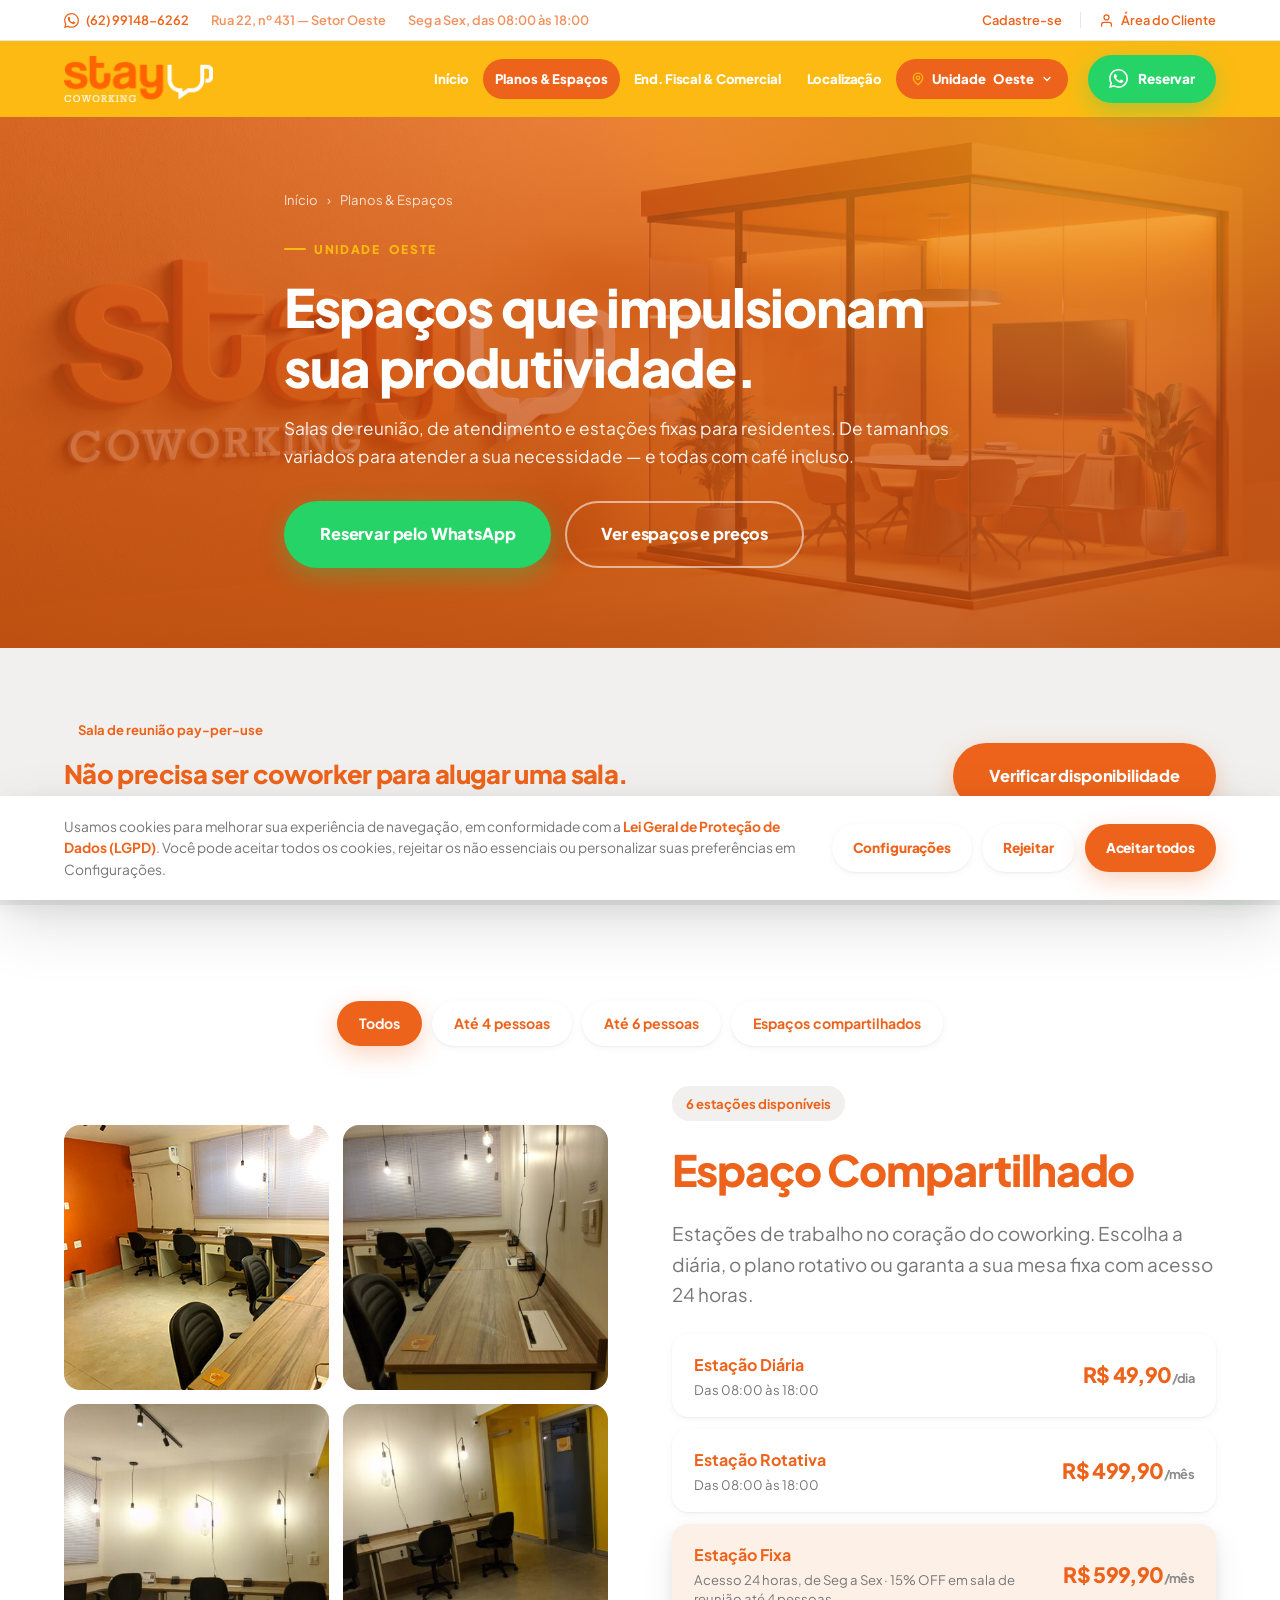
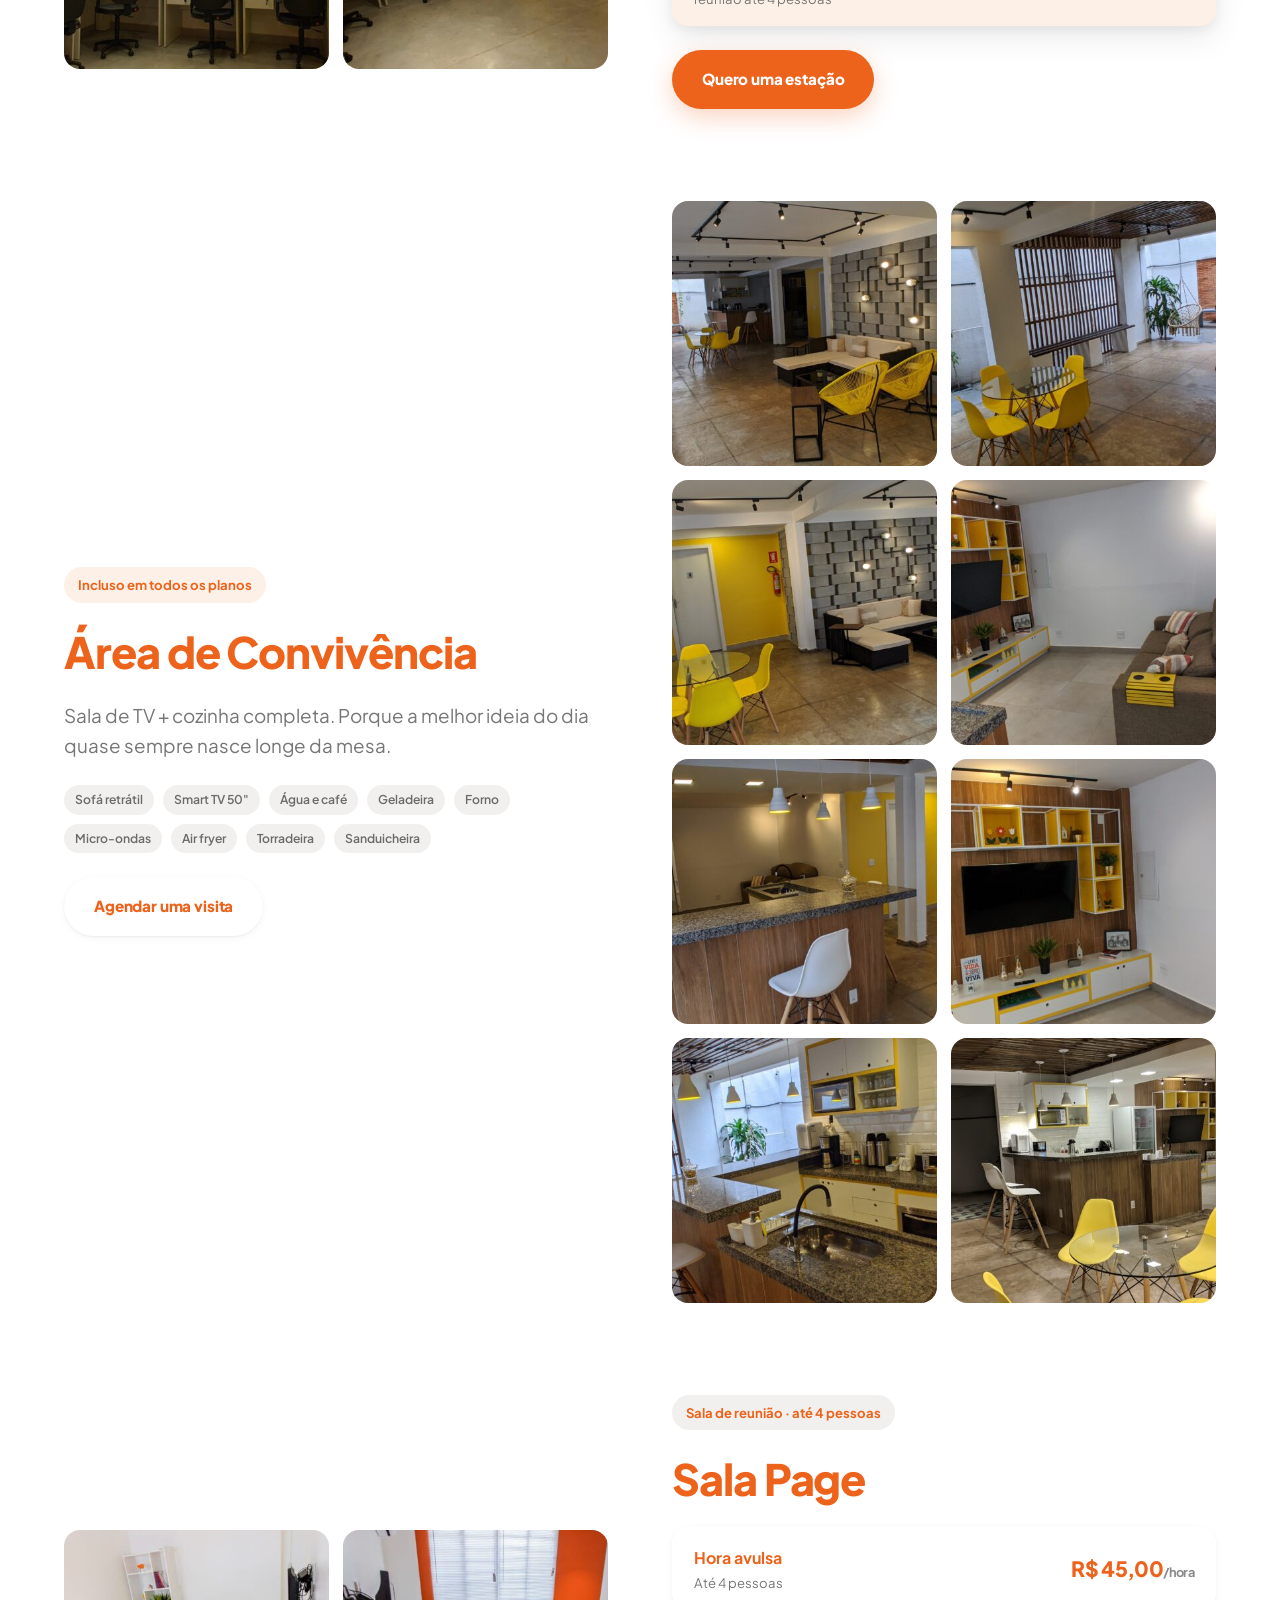
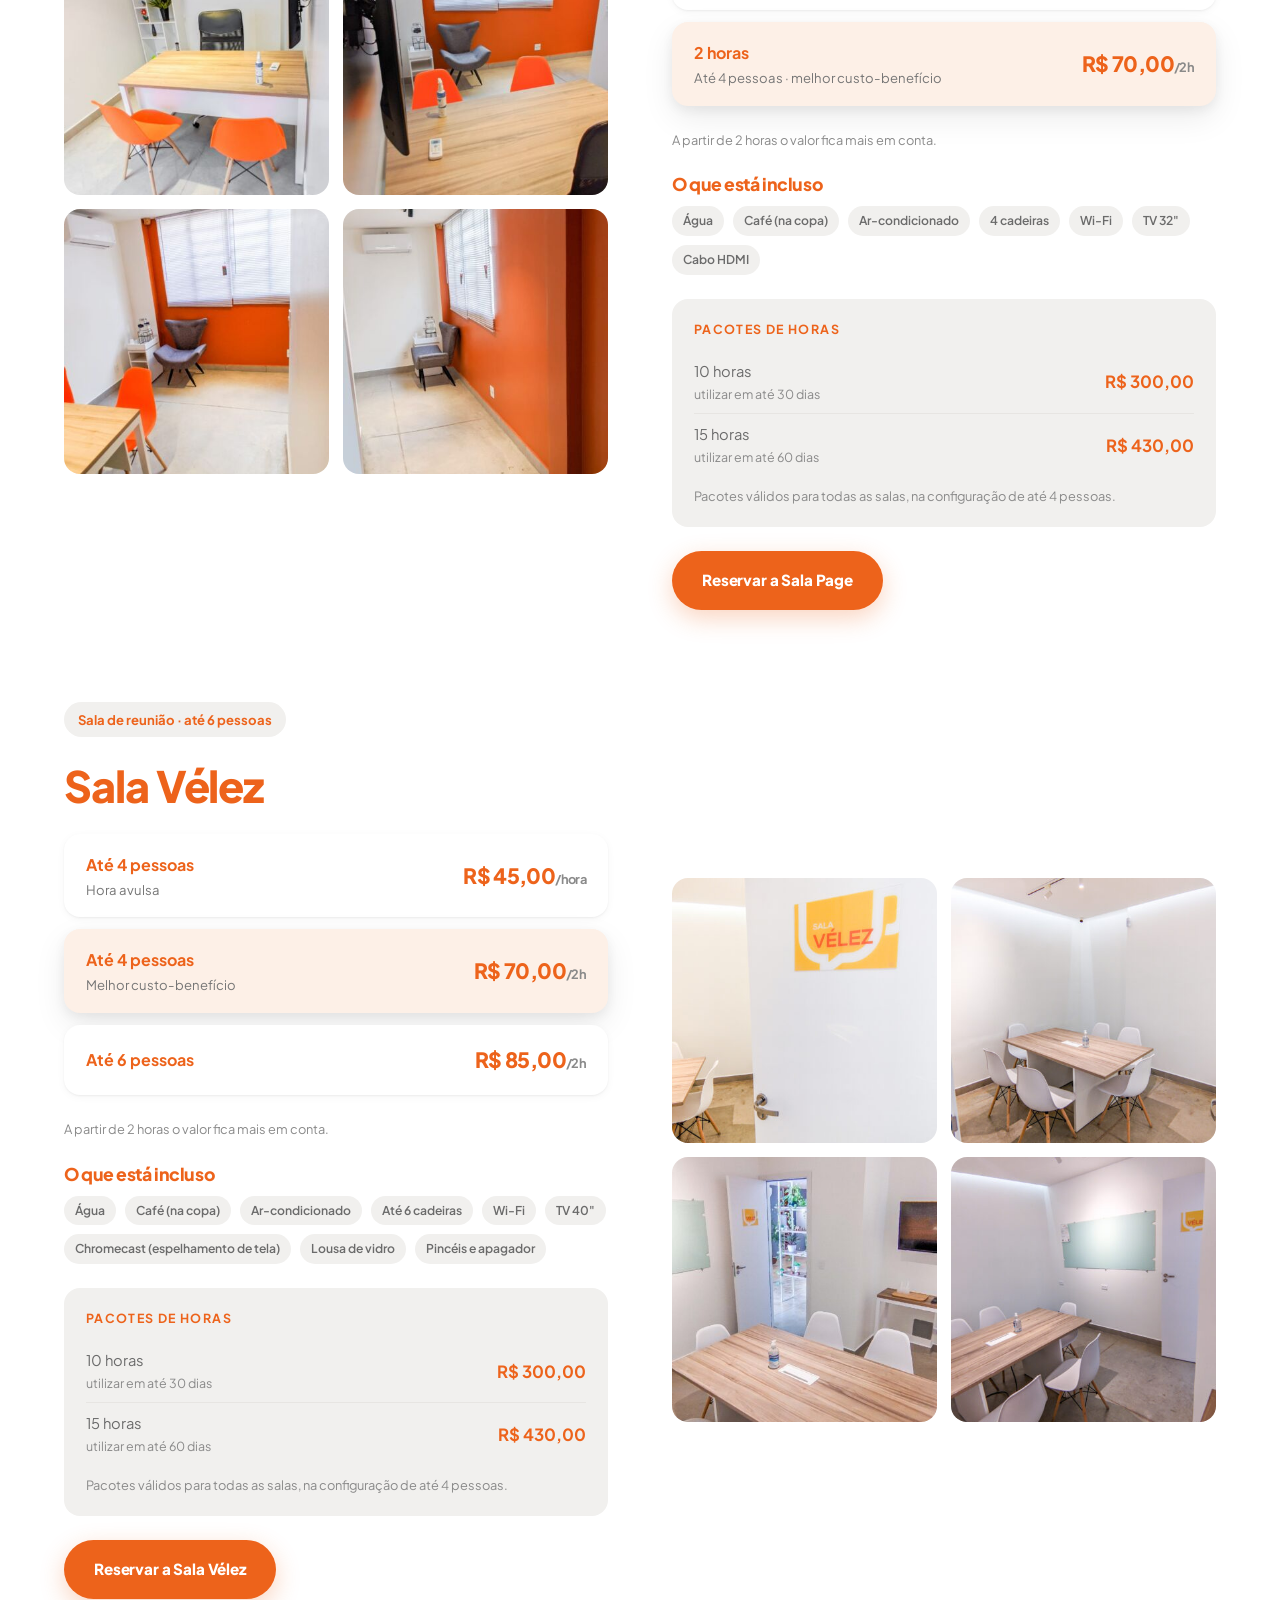
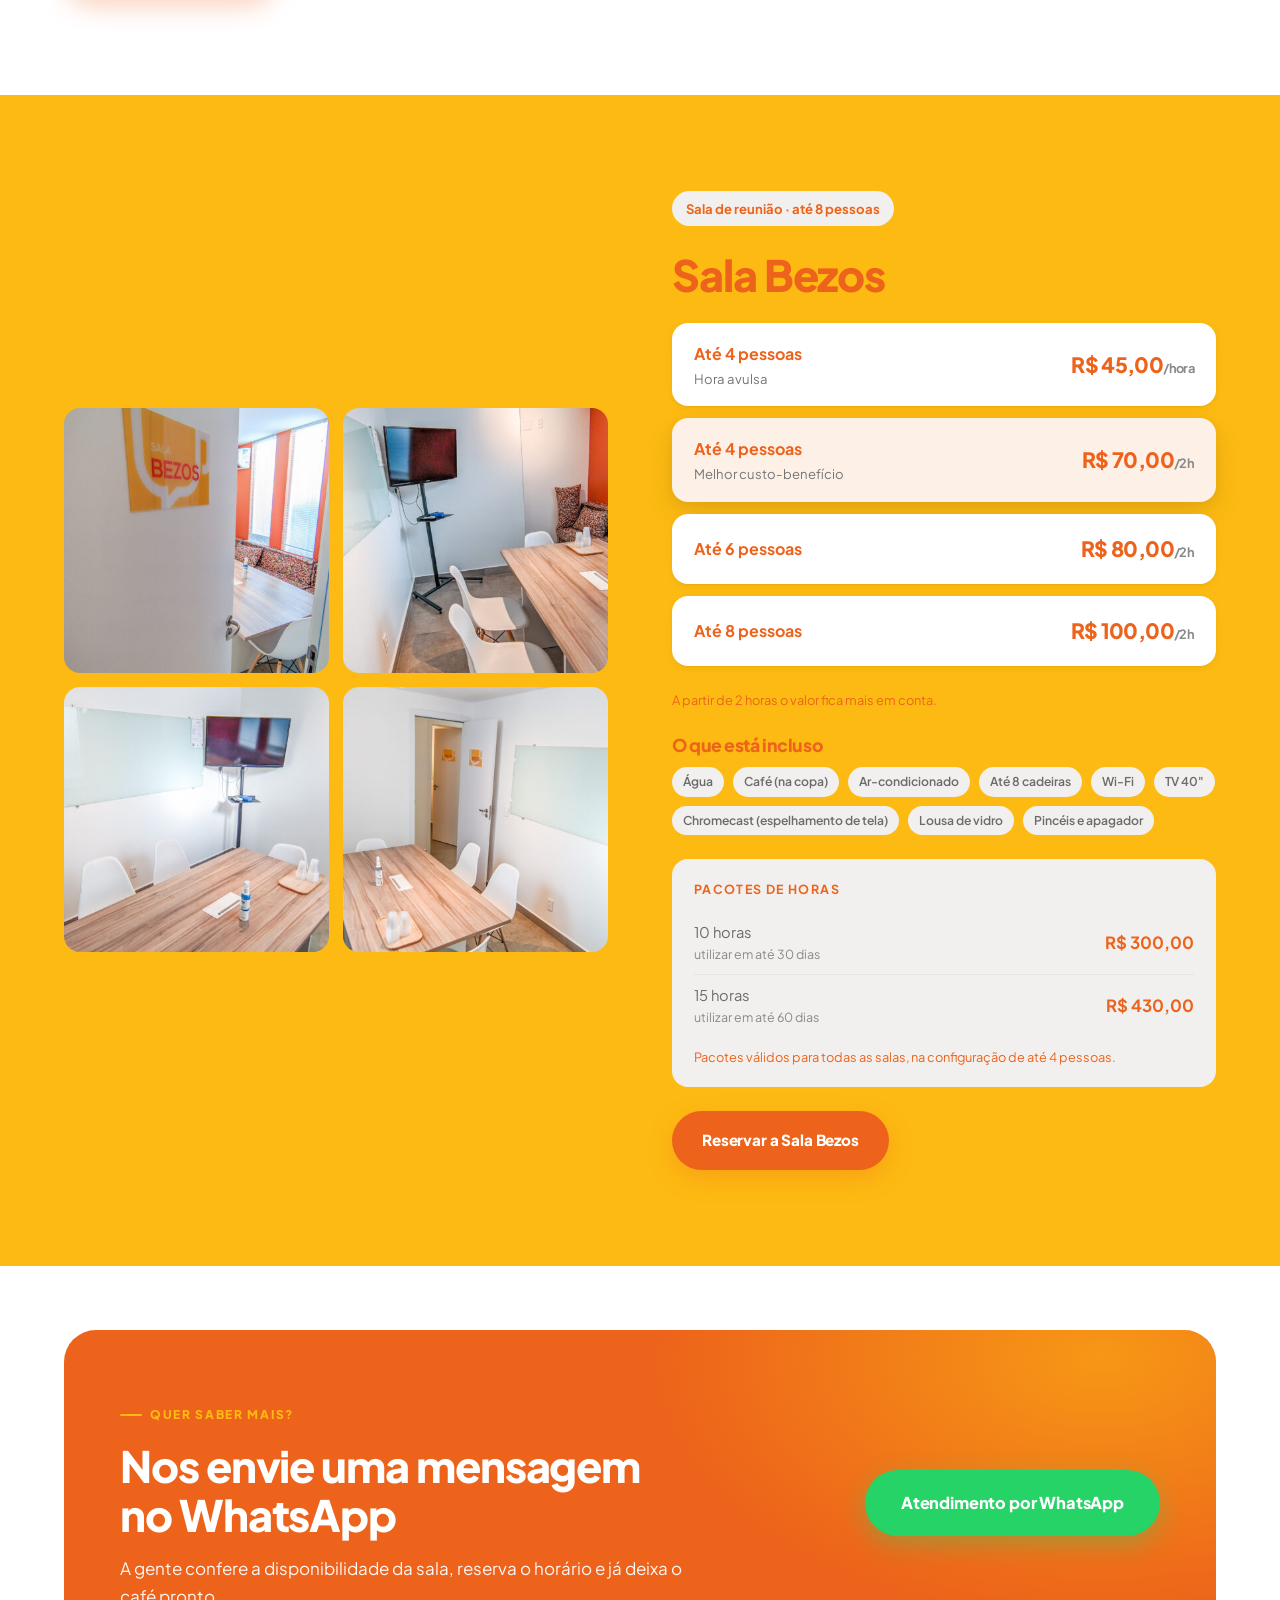
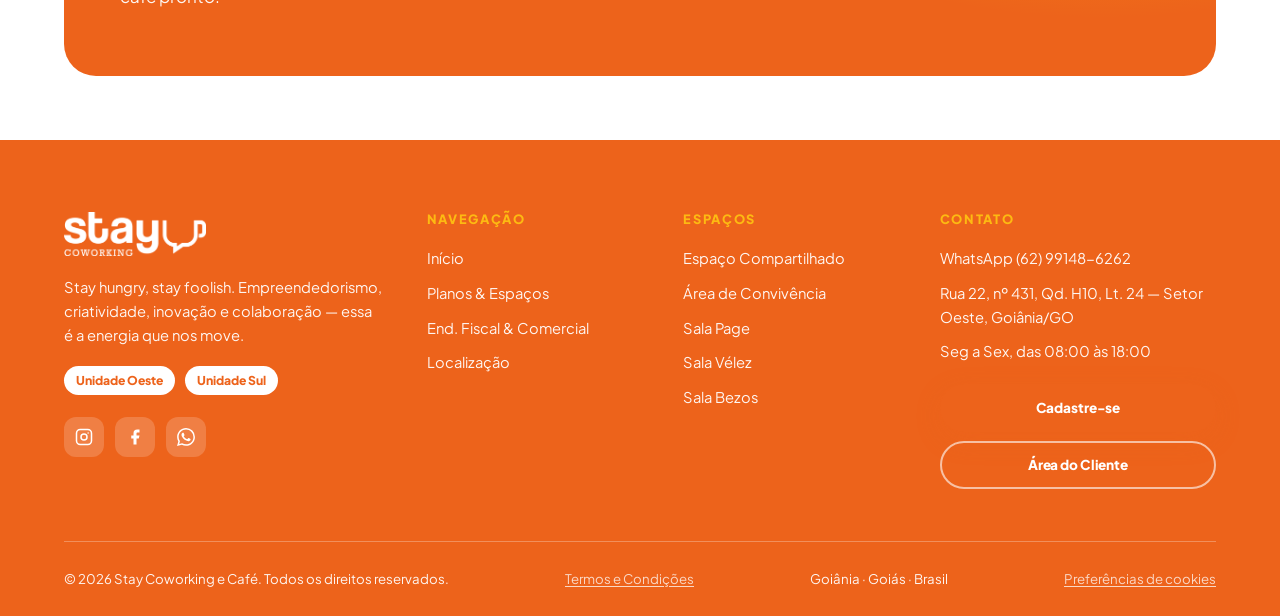
<file: espacos.html>
﻿<!DOCTYPE html>
<html lang="pt-BR">
<head>
<!-- Google Tag Manager -->
<script>(function(w,d,s,l,i){w[l]=w[l]||[];w[l].push({'gtm.start':
new Date().getTime(),event:'gtm.js'});var f=d.getElementsByTagName(s)[0],
j=d.createElement(s),dl=l!='dataLayer'?'&l='+l:'';j.async=true;j.src=
'https://www.googletagmanager.com/gtm.js?id='+i+dl;f.parentNode.insertBefore(j,f);
})(window,document,'script','dataLayer','GTM-WR3MW7B');</script>
<!-- End Google Tag Manager -->
<meta charset="UTF-8">
<meta name="viewport" content="width=device-width, initial-scale=1">
<title>Planos &amp; Espaços | Stay Coworking Goiânia</title>
<meta name="description" content="Estações compartilhadas a partir de R$49,90/dia e salas de reunião a partir de R$70 por 2 horas em Goiânia. Conheça a Sala Page, Sala Vélez, Sala Bezos e a área de convivência da Stay.">
<meta name="theme-color" content="#FDBA12">

<link rel="icon" href="assets/img/favicon.png">
<link rel="preconnect" href="https://fonts.googleapis.com">
<link rel="preconnect" href="https://fonts.gstatic.com" crossorigin>
<link href="https://fonts.googleapis.com/css2?family=Plus+Jakarta+Sans:wght@400;500;600;700;800&family=Quicksand:wght@700&display=swap" rel="stylesheet">
<link rel="stylesheet" href="assets/css/style.css?v=3">
</head>
<body data-page="espacos">
<!-- Google Tag Manager (noscript) -->
<noscript><iframe src="https://www.googletagmanager.com/ns.html?id=GTM-WR3MW7B"
height="0" width="0" style="display:none;visibility:hidden"></iframe></noscript>
<!-- End Google Tag Manager (noscript) -->

<!-- ================= TOPBAR ================= -->
<div class="topbar">
  <div class="container topbar__in">
    <div class="topbar__left">
      <a href="https://wa.me/5562991486262" data-unit-wa target="_blank" rel="noopener">
        <svg viewBox="0 0 24 24" fill="currentColor"><path d="M17.472 14.382c-.297-.149-1.758-.867-2.03-.967-.273-.099-.471-.148-.67.15-.197.297-.767.966-.94 1.164-.173.199-.347.223-.644.075-.297-.15-1.255-.463-2.39-1.475-.883-.788-1.48-1.761-1.653-2.059-.173-.297-.018-.458.13-.606.134-.133.298-.347.446-.52.149-.174.198-.298.298-.497.099-.198.05-.371-.025-.52-.075-.149-.669-1.612-.916-2.207-.242-.579-.487-.5-.669-.51-.173-.008-.371-.01-.57-.01-.198 0-.52.074-.792.372-.272.297-1.04 1.016-1.04 2.479 0 1.462 1.065 2.875 1.213 3.074.149.198 2.096 3.2 5.077 4.487.709.306 1.262.489 1.694.625.712.227 1.36.195 1.871.118.571-.085 1.758-.719 2.006-1.413.248-.694.248-1.289.173-1.413-.074-.124-.272-.198-.57-.347m-5.421 7.403h-.004a9.87 9.87 0 0 1-5.031-1.378l-.361-.214-3.741.982.998-3.648-.235-.374a9.86 9.86 0 0 1-1.51-5.26c.001-5.45 4.436-9.884 9.888-9.884 2.64 0 5.122 1.03 6.988 2.898a9.825 9.825 0 0 1 2.893 6.994c-.003 5.45-4.437 9.884-9.885 9.884m8.413-18.297A11.815 11.815 0 0 0 12.05 0C5.495 0 .16 5.335.157 11.892c0 2.096.547 4.142 1.588 5.945L.057 24l6.305-1.654a11.882 11.882 0 0 0 5.683 1.448h.005c6.554 0 11.89-5.335 11.893-11.893a11.821 11.821 0 0 0-3.48-8.413Z"/></svg>
        <span data-unit-text="whatsappLabel">(62) 99148-6262</span>
      </a>
      <span class="topbar-hide" style="opacity:.7"><span data-unit-text="enderecoCurto">Rua 22, nº 431 — Setor Oeste</span></span>
      <span class="topbar-hide" style="opacity:.7"><span data-unit-text="horario">Seg a Sex, das 08:00 às 18:00</span></span>
    </div>

    <div class="topbar__right">
      <a href="https://stay.conexa.app/index.php?r=site/cadastroPublico" target="_blank" rel="noopener">Cadastre-se</a>
      <span class="topbar__sep"></span>
      <a href="https://stay.conexa.app/" target="_blank" rel="noopener">
        <svg viewBox="0 0 24 24" fill="none" stroke="currentColor" stroke-width="2" stroke-linecap="round" stroke-linejoin="round"><path d="M20 21v-2a4 4 0 0 0-4-4H8a4 4 0 0 0-4 4v2"/><circle cx="12" cy="7" r="4"/></svg>
        Área do Cliente
      </a>
    </div>
  </div>
</div>

<!-- ================= HEADER ================= -->
<header class="header">
  <div class="container header__in">
    <a href="index.html" class="brand" aria-label="Stay Coworking — página inicial">
      <img class="brand__logo" src="assets/img/logo-stay.png" alt="Stay Coworking e Café">
    </a>

    <nav class="nav">
      <a href="index.html">Início</a>
      <a href="espacos.html" class="is-current">Planos &amp; Espaços</a>
      <a href="endereco-fiscal.html">End. Fiscal &amp; Comercial</a>
      <a href="index.html#localizacao">Localização</a>

      <div class="unit">
        <button class="unit__btn" aria-expanded="false" aria-haspopup="true">
          <svg class="pin" viewBox="0 0 24 24" fill="none" stroke="currentColor" stroke-width="2.2" stroke-linecap="round" stroke-linejoin="round"><path d="M20 10c0 6-8 12-8 12s-8-6-8-12a8 8 0 0 1 16 0Z"/><circle cx="12" cy="10" r="3"/></svg>
          Unidade <span data-unit-current>Oeste</span>
          <svg class="caret" viewBox="0 0 24 24" fill="none" stroke="currentColor" stroke-width="2.5" stroke-linecap="round"><path d="M6 9l6 6 6-6"/></svg>
        </button>

        <div class="unit__menu" role="menu">
          <div class="unit__menu-title">Escolha a unidade que quer acessar</div>
          <button class="unit__opt is-active" data-unit-id="oeste" role="menuitem">
            <span class="unit__opt-ico"><svg viewBox="0 0 24 24" fill="none" stroke="currentColor" stroke-width="2" stroke-linecap="round" stroke-linejoin="round"><path d="M3 21h18M5 21V7l7-4 7 4v14M9 21v-5h6v5"/></svg></span>
            <span>
              <span class="unit__opt-name">Stay Oeste</span>
              <span class="unit__opt-desc">Rua 22, nº 431 — Setor Oeste, Goiânia. Estações, salas de reunião e endereço fiscal.</span>
            </span>
            <svg class="unit__check" viewBox="0 0 24 24" fill="none" stroke="currentColor" stroke-width="3" stroke-linecap="round" stroke-linejoin="round"><path d="M20 6 9 17l-5-5"/></svg>
          </button>
          <button class="unit__opt" data-unit-id="sul" role="menuitem">
            <span class="unit__opt-ico"><svg viewBox="0 0 24 24" fill="none" stroke="currentColor" stroke-width="2" stroke-linecap="round" stroke-linejoin="round"><path d="M3 21h18M5 21V7l7-4 7 4v14M9 21v-5h6v5"/></svg></span>
            <span>
              <span class="unit__opt-name">Stay Sul</span>
              <span class="unit__opt-desc">Setor Sul, Goiânia. Salas privativas e Sala Gates para reunião.</span>
            </span>
            <svg class="unit__check" viewBox="0 0 24 24" fill="none" stroke="currentColor" stroke-width="3" stroke-linecap="round" stroke-linejoin="round"><path d="M20 6 9 17l-5-5"/></svg>
          </button>
        </div>
      </div>
    </nav>

    <div class="header__cta">
      <a href="https://wa.me/5562991486262" data-unit-wa target="_blank" rel="noopener" class="btn btn--wa btn--sm">
        <svg viewBox="0 0 24 24" fill="currentColor"><path d="M17.472 14.382c-.297-.149-1.758-.867-2.03-.967-.273-.099-.471-.148-.67.15-.197.297-.767.966-.94 1.164-.173.199-.347.223-.644.075-.297-.15-1.255-.463-2.39-1.475-.883-.788-1.48-1.761-1.653-2.059-.173-.297-.018-.458.13-.606.134-.133.298-.347.446-.52.149-.174.198-.298.298-.497.099-.198.05-.371-.025-.52-.075-.149-.669-1.612-.916-2.207-.242-.579-.487-.5-.669-.51-.173-.008-.371-.01-.57-.01-.198 0-.52.074-.792.372-.272.297-1.04 1.016-1.04 2.479 0 1.462 1.065 2.875 1.213 3.074.149.198 2.096 3.2 5.077 4.487.709.306 1.262.489 1.694.625.712.227 1.36.195 1.871.118.571-.085 1.758-.719 2.006-1.413.248-.694.248-1.289.173-1.413-.074-.124-.272-.198-.57-.347m-5.421 7.403h-.004a9.87 9.87 0 0 1-5.031-1.378l-.361-.214-3.741.982.998-3.648-.235-.374a9.86 9.86 0 0 1-1.51-5.26c.001-5.45 4.436-9.884 9.888-9.884 2.64 0 5.122 1.03 6.988 2.898a9.825 9.825 0 0 1 2.893 6.994c-.003 5.45-4.437 9.884-9.885 9.884m8.413-18.297A11.815 11.815 0 0 0 12.05 0C5.495 0 .16 5.335.157 11.892c0 2.096.547 4.142 1.588 5.945L.057 24l6.305-1.654a11.882 11.882 0 0 0 5.683 1.448h.005c6.554 0 11.89-5.335 11.893-11.893a11.821 11.821 0 0 0-3.48-8.413Z"/></svg>
        Reservar
      </a>
      <button class="burger" aria-label="Abrir menu" aria-expanded="false"><span></span></button>
    </div>
  </div>
</header>

<!-- ================= MENU MOBILE ================= -->
<div class="mobile-nav">
  <a href="index.html">Início</a>
  <a href="espacos.html">Planos &amp; Espaços</a>
  <a href="endereco-fiscal.html">End. Fiscal &amp; Comercial</a>
  <a href="index.html#localizacao">Localização</a>
  <a href="https://stay.conexa.app/index.php?r=site/cadastroPublico" target="_blank" rel="noopener">Cadastre-se</a>
  <a href="https://stay.conexa.app/" target="_blank" rel="noopener">Área do Cliente</a>

  <div class="unit">
    <button class="unit__btn" aria-expanded="false" aria-haspopup="true">
      <svg class="pin" viewBox="0 0 24 24" fill="none" stroke="currentColor" stroke-width="2.2" stroke-linecap="round" stroke-linejoin="round"><path d="M20 10c0 6-8 12-8 12s-8-6-8-12a8 8 0 0 1 16 0Z"/><circle cx="12" cy="10" r="3"/></svg>
      Unidade <span data-unit-current>Oeste</span>
      <svg class="caret" viewBox="0 0 24 24" fill="none" stroke="currentColor" stroke-width="2.5" stroke-linecap="round"><path d="M6 9l6 6 6-6"/></svg>
    </button>
    <div class="unit__menu" role="menu">
      <div class="unit__menu-title">Escolha a unidade que quer acessar</div>
      <button class="unit__opt is-active" data-unit-id="oeste" role="menuitem">
        <span class="unit__opt-ico"><svg viewBox="0 0 24 24" fill="none" stroke="currentColor" stroke-width="2" stroke-linecap="round" stroke-linejoin="round"><path d="M3 21h18M5 21V7l7-4 7 4v14M9 21v-5h6v5"/></svg></span>
        <span>
          <span class="unit__opt-name">Stay Oeste</span>
          <span class="unit__opt-desc">Rua 22, nº 431 — Setor Oeste, Goiânia.</span>
        </span>
        <svg class="unit__check" viewBox="0 0 24 24" fill="none" stroke="currentColor" stroke-width="3" stroke-linecap="round" stroke-linejoin="round"><path d="M20 6 9 17l-5-5"/></svg>
      </button>
      <button class="unit__opt" data-unit-id="sul" role="menuitem">
        <span class="unit__opt-ico"><svg viewBox="0 0 24 24" fill="none" stroke="currentColor" stroke-width="2" stroke-linecap="round" stroke-linejoin="round"><path d="M3 21h18M5 21V7l7-4 7 4v14M9 21v-5h6v5"/></svg></span>
        <span>
          <span class="unit__opt-name">Stay Sul</span>
          <span class="unit__opt-desc">Setor Sul, Goiânia.</span>
        </span>
        <svg class="unit__check" viewBox="0 0 24 24" fill="none" stroke="currentColor" stroke-width="3" stroke-linecap="round" stroke-linejoin="round"><path d="M20 6 9 17l-5-5"/></svg>
      </button>
    </div>
  </div>

  <a href="https://wa.me/5562991486262" data-unit-wa target="_blank" rel="noopener" class="btn btn--whats btn--block">Atendimento por WhatsApp</a>
</div>

<main>

<!-- ================= HERO DA PÁGINA ================= -->
<section class="phero phero--salas">
  <div class="container phero__in">
    <div class="crumbs"><a href="index.html">Início</a> › <span>Planos &amp; Espaços</span></div>
    <span class="eyebrow">Unidade <span data-unit-current>Oeste</span></span>
    <h1 class="h1">Espaços que impulsionam<br>sua produtividade.</h1>
    <p>Salas de reunião, de atendimento e estações fixas para residentes. De tamanhos variados para atender a sua necessidade — e todas com café incluso.</p>
    <div class="btn-row" style="margin-top:30px">
      <a href="https://wa.me/5562991486262" data-unit-wa data-wa-msg="Olá! Quero reservar um espaço na Stay Coworking." target="_blank" rel="noopener" class="btn btn--whats btn--lg">Reservar pelo WhatsApp</a>
      <a href="#espacos" class="btn btn--outline-light btn--lg">Ver espaços e preços</a>
    </div>
  </div>
</section>

<!-- ================= DESTAQUE ================= -->
<section class="section--tight" style="background:var(--accent-soft)">
  <div class="container" style="display:flex;flex-wrap:wrap;gap:22px;align-items:center;justify-content:space-between">
    <div>
      <span class="chip chip--accent">Sala de reunião pay-per-use</span>
      <h2 class="h3" style="margin-top:12px">Não precisa ser coworker para alugar uma sala.</h2>
      <p class="small" style="color:var(--muted);margin-top:6px;max-width:64ch">
        Na sala para até 4 pessoas: <b>hora avulsa por R$45,00</b> e <b>2 horas por R$70,00</b> —
        <b style="color:var(--brand)">a partir de 2 horas o valor fica mais em conta</b>.
      </p>
    </div>
    <a href="https://wa.me/5562991486262" data-unit-wa data-wa-msg="Olá! Quero alugar uma sala de reunião na Stay Coworking." target="_blank" rel="noopener" class="btn btn--primary btn--lg">Verificar disponibilidade</a>
  </div>
</section>

<!-- ================= ESPAÇOS ================= -->
<section class="section" id="espacos">
  <div class="container">

    <div class="filters">
      <button class="filter is-active" data-filter="all">Todos</button>
      <button class="filter" data-filter="ate4">Até 4 pessoas</button>
      <button class="filter" data-filter="ate6">Até 6 pessoas</button>
      <button class="filter" data-filter="compartilhados">Espaços compartilhados</button>
    </div>

    <div class="spaces-list">

      <!-- ---------- ESPAÇO COMPARTILHADO ---------- -->
      <article class="split" id="espaco-compartilhado" data-cat="compartilhados">
        <div class="split__media reveal">
          <div class="gallery">
            <button data-lightbox="assets/img/oeste/ESPACO_COMPARTILHADO1.png"><img src="assets/img/oeste/ESPACO_COMPARTILHADO1.png" alt="Espaço compartilhado da Stay Coworking" loading="lazy"></button>
            <button data-lightbox="assets/img/oeste/IMG_20200214_163100.jpg"><img src="assets/img/oeste/IMG_20200214_163100-400x516.jpg" alt="Estações de trabalho compartilhadas" loading="lazy"></button>
            <button data-lightbox="assets/img/oeste/IMG_20200214_163027.jpg"><img src="assets/img/oeste/IMG_20200214_163027-400x516.jpg" alt="Ambiente de trabalho compartilhado" loading="lazy"></button>
            <button data-lightbox="assets/img/oeste/IMG_20200214_163044.jpg"><img src="assets/img/oeste/IMG_20200214_163044-400x516.jpg" alt="Detalhe do espaço compartilhado" loading="lazy"></button>
          </div>
        </div>

        <div class="stack reveal">
          <span class="chip chip--accent">6 estações disponíveis</span>
          <h2 class="h2">Espaço Compartilhado</h2>
          <p class="lead">Estações de trabalho no coração do coworking. Escolha a diária, o plano rotativo ou garanta a sua mesa fixa com acesso 24 horas.</p>

          <div class="grid" style="gap:12px">
            <div class="pricebox">
              <div><b>Estação Diária</b><span>Das 08:00 às 18:00</span></div>
              <strong>R$ 49,90<em>/dia</em></strong>
            </div>
            <div class="pricebox">
              <div><b>Estação Rotativa</b><span>Das 08:00 às 18:00</span></div>
              <strong>R$ 499,90<em>/mês</em></strong>
            </div>
            <div class="pricebox pricebox--hi">
              <div><b>Estação Fixa</b><span>Acesso 24 horas, de Seg a Sex · 15% OFF em sala de reunião até 4 pessoas</span></div>
              <strong>R$ 599,90<em>/mês</em></strong>
            </div>
          </div>

          <a href="https://wa.me/5562991486262" data-unit-wa data-wa-msg="Olá! Quero informações sobre as estações do Espaço Compartilhado da Stay." target="_blank" rel="noopener" class="btn btn--primary">Quero uma estação</a>
        </div>
      </article>

      <!-- ---------- ÁREA DE CONVIVÊNCIA ---------- -->
      <article class="split split--rev" id="area-de-convivencia" data-cat="compartilhados">
        <div class="split__media reveal">
          <div class="gallery">
            <button data-lightbox="assets/img/oeste/IMG_20200303_155354.jpg"><img src="assets/img/oeste/IMG_20200303_155354-400x516.jpg" alt="Área de convivência com sofá e TV" loading="lazy"></button>
            <button data-lightbox="assets/img/oeste/IMG_20200303_155511.jpg"><img src="assets/img/oeste/IMG_20200303_155511-400x516.jpg" alt="Cozinha completa da Stay Coworking" loading="lazy"></button>
            <button data-lightbox="assets/img/oeste/IMG_20200303_155446.jpg"><img src="assets/img/oeste/IMG_20200303_155446-400x516.jpg" alt="Copa e espaço de café" loading="lazy"></button>
            <button data-lightbox="assets/img/oeste/IMG_20200303_155609.jpg"><img src="assets/img/oeste/IMG_20200303_155609-400x516.jpg" alt="Detalhe da área de convivência" loading="lazy"></button>
            <button data-lightbox="assets/img/oeste/IMG_20200303_155544.jpg"><img src="assets/img/oeste/IMG_20200303_155544-400x516.jpg" alt="Ambiente de descompressão" loading="lazy"></button>
            <button data-lightbox="assets/img/oeste/IMG_20200303_155654.jpg"><img src="assets/img/oeste/IMG_20200303_155654-400x516.jpg" alt="Espaço de convivência da Stay" loading="lazy"></button>
            <button data-lightbox="assets/img/oeste/IMG_20200303_155706.jpg"><img src="assets/img/oeste/IMG_20200303_155706-400x516.jpg" alt="Sala de TV do coworking" loading="lazy"></button>
            <button data-lightbox="assets/img/oeste/IMG_20200129_192302.jpg"><img src="assets/img/oeste/IMG_20200129_192302-400x516.jpg" alt="Convivência à noite" loading="lazy"></button>
          </div>
        </div>

        <div class="stack reveal">
          <span class="chip chip--brand">Incluso em todos os planos</span>
          <h2 class="h2">Área de Convivência</h2>
          <p class="lead">Sala de TV + cozinha completa. Porque a melhor ideia do dia quase sempre nasce longe da mesa.</p>

          <ul class="space__feats" style="gap:9px">
            <li>Sofá retrátil</li><li>Smart TV 50"</li>
            <li>Água e café</li><li>Geladeira</li><li>Forno</li><li>Micro-ondas</li>
            <li>Air fryer</li><li>Torradeira</li><li>Sanduicheira</li>
          </ul>

          <a href="https://wa.me/5562991486262" data-unit-wa data-wa-msg="Olá! Quero conhecer a Stay Coworking pessoalmente." target="_blank" rel="noopener" class="btn btn--ghost">Agendar uma visita</a>
        </div>
      </article>

      <!-- ---------- SALA PAGE ---------- -->
      <article class="split" id="sala-page" data-cat="ate4">
        <div class="split__media reveal">
          <div class="gallery">
            <button data-lightbox="assets/img/oeste/WhatsApp-Image-2020-12-15-at-15.48.26-2.jpeg"><img src="assets/img/oeste/WhatsApp-Image-2020-12-15-at-15.48.26-2-400x516.jpeg" alt="Sala de reunião Page" loading="lazy"></button>
            <button data-lightbox="assets/img/oeste/WhatsApp-Image-2020-12-15-at-15.48.27.jpeg"><img src="assets/img/oeste/WhatsApp-Image-2020-12-15-at-15.48.27-400x516.jpeg" alt="Mesa de reunião da Sala Page" loading="lazy"></button>
            <button data-lightbox="assets/img/oeste/WhatsApp-Image-2020-12-15-at-15.48.26-3.jpeg"><img src="assets/img/oeste/WhatsApp-Image-2020-12-15-at-15.48.26-3-400x516.jpeg" alt="Detalhe da Sala Page" loading="lazy"></button>
            <button data-lightbox="assets/img/oeste/WhatsApp-Image-2020-12-15-at-15.48.27-1.jpeg"><img src="assets/img/oeste/WhatsApp-Image-2020-12-15-at-15.48.27-1-400x516.jpeg" alt="TV e cabo HDMI da Sala Page" loading="lazy"></button>
          </div>
        </div>

        <div class="stack reveal">
          <span class="chip chip--accent">Sala de reunião · até 4 pessoas</span>
          <h2 class="h2">Sala Page</h2>
          <div class="grid" style="gap:12px">
            <div class="pricebox"><div><b>Hora avulsa</b><span>Até 4 pessoas</span></div><strong>R$ 45,00<em>/hora</em></strong></div>
            <div class="pricebox pricebox--hi"><div><b>2 horas</b><span>Até 4 pessoas · melhor custo-benefício</span></div><strong>R$ 70,00<em>/2h</em></strong></div>
          </div>
          <p class="tiny">A partir de 2 horas o valor fica mais em conta.</p>

          <div>
            <h4 class="h4" style="margin-bottom:12px">O que está incluso</h4>
            <ul class="space__feats" style="gap:9px">
              <li>Água</li><li>Café (na copa)</li><li>Ar-condicionado</li>
              <li>4 cadeiras</li><li>Wi-Fi</li><li>TV 32"</li><li>Cabo HDMI</li>
            </ul>
          </div>

          <div class="pack">
            <b>Pacotes de horas</b>
            <div class="pack__row"><span>10 horas <em>utilizar em até 30 dias</em></span><strong>R$ 300,00</strong></div>
            <div class="pack__row"><span>15 horas <em>utilizar em até 60 dias</em></span><strong>R$ 430,00</strong></div>
            <p class="tiny">Pacotes válidos para todas as salas, na configuração de até 4 pessoas.</p>
          </div>

          <a href="https://wa.me/5562991486262" data-unit-wa data-wa-msg="Olá! Quero reservar a Sala Page (até 4 pessoas) na Stay Coworking." target="_blank" rel="noopener" class="btn btn--primary">Reservar a Sala Page</a>
        </div>
      </article>

      <!-- ---------- SALA VÉLEZ ---------- -->
      <article class="split split--rev" id="sala-velez" data-cat="ate4 ate6">
        <div class="split__media reveal">
          <div class="gallery">
            <button data-lightbox="assets/img/oeste/2LIFE-6-de-17.jpg"><img src="assets/img/oeste/2LIFE-6-de-17-400x516.jpg" alt="Sala de reunião Vélez" loading="lazy"></button>
            <button data-lightbox="assets/img/oeste/2LIFE-7-de-17.jpg"><img src="assets/img/oeste/2LIFE-7-de-17-400x516.jpg" alt="Lousa de vidro da Sala Vélez" loading="lazy"></button>
            <button data-lightbox="assets/img/oeste/2LIFE-8-de-17.jpg"><img src="assets/img/oeste/2LIFE-8-de-17-400x516.jpg" alt="Mesa da Sala Vélez" loading="lazy"></button>
            <button data-lightbox="assets/img/oeste/2LIFE-9-de-17.jpg"><img src="assets/img/oeste/2LIFE-9-de-17-400x516.jpg" alt="Detalhe da Sala Vélez" loading="lazy"></button>
          </div>
        </div>

        <div class="stack reveal">
          <span class="chip chip--accent">Sala de reunião · até 6 pessoas</span>
          <h2 class="h2">Sala Vélez</h2>

          <div class="grid" style="gap:12px">
            <div class="pricebox"><div><b>Até 4 pessoas</b><span>Hora avulsa</span></div><strong>R$ 45,00<em>/hora</em></strong></div>
            <div class="pricebox pricebox--hi"><div><b>Até 4 pessoas</b><span>Melhor custo-benefício</span></div><strong>R$ 70,00<em>/2h</em></strong></div>
            <div class="pricebox"><div><b>Até 6 pessoas</b></div><strong>R$ 85,00<em>/2h</em></strong></div>
          </div>
          <p class="tiny">A partir de 2 horas o valor fica mais em conta.</p>

          <div>
            <h4 class="h4" style="margin-bottom:12px">O que está incluso</h4>
            <ul class="space__feats" style="gap:9px">
              <li>Água</li><li>Café (na copa)</li><li>Ar-condicionado</li><li>Até 6 cadeiras</li>
              <li>Wi-Fi</li><li>TV 40"</li><li>Chromecast (espelhamento de tela)</li>
              <li>Lousa de vidro</li><li>Pincéis e apagador</li>
            </ul>
          </div>

          <div class="pack">
            <b>Pacotes de horas</b>
            <div class="pack__row"><span>10 horas <em>utilizar em até 30 dias</em></span><strong>R$ 300,00</strong></div>
            <div class="pack__row"><span>15 horas <em>utilizar em até 60 dias</em></span><strong>R$ 430,00</strong></div>
            <p class="tiny">Pacotes válidos para todas as salas, na configuração de até 4 pessoas.</p>
          </div>

          <a href="https://wa.me/5562991486262" data-unit-wa data-wa-msg="Olá! Quero reservar a Sala Vélez na Stay Coworking." target="_blank" rel="noopener" class="btn btn--primary">Reservar a Sala Vélez</a>
        </div>
      </article>

    </div>
  </div>
</section>

<!-- Sala Bezos em faixa amarela de largura total, destacada das demais salas -->
<section class="section section--accent">
  <div class="container">
    <div class="spaces-list">

      <!-- ---------- SALA BEZOS ---------- -->
      <article class="split" id="sala-bezos" data-cat="ate4 ate6">
        <div class="split__media reveal">
          <div class="gallery">
            <button data-lightbox="assets/img/oeste/2LIFE-1-de-17.jpg"><img src="assets/img/oeste/2LIFE-1-de-17-400x516.jpg" alt="Sala de reunião Bezos" loading="lazy"></button>
            <button data-lightbox="assets/img/oeste/2LIFE-3-de-17-1.jpg"><img src="assets/img/oeste/2LIFE-3-de-17-1-400x516.jpg" alt="Mesa da Sala Bezos" loading="lazy"></button>
            <button data-lightbox="assets/img/oeste/2LIFE-1-de-1-3.jpg"><img src="assets/img/oeste/2LIFE-1-de-1-3-400x516.jpg" alt="Lousa de vidro da Sala Bezos" loading="lazy"></button>
            <button data-lightbox="assets/img/oeste/2LIFE-1-de-1-2.jpg"><img src="assets/img/oeste/2LIFE-1-de-1-2-400x516.jpg" alt="Detalhe da Sala Bezos" loading="lazy"></button>
          </div>
        </div>

        <div class="stack reveal">
          <span class="chip chip--accent">Sala de reunião · até 8 pessoas</span>
          <h2 class="h2">Sala Bezos</h2>

          <div class="grid" style="gap:12px">
            <div class="pricebox"><div><b>Até 4 pessoas</b><span>Hora avulsa</span></div><strong>R$ 45,00<em>/hora</em></strong></div>
            <div class="pricebox pricebox--hi"><div><b>Até 4 pessoas</b><span>Melhor custo-benefício</span></div><strong>R$ 70,00<em>/2h</em></strong></div>
            <div class="pricebox"><div><b>Até 6 pessoas</b></div><strong>R$ 80,00<em>/2h</em></strong></div>
            <div class="pricebox"><div><b>Até 8 pessoas</b></div><strong>R$ 100,00<em>/2h</em></strong></div>
          </div>
          <p class="tiny">A partir de 2 horas o valor fica mais em conta.</p>

          <div>
            <h4 class="h4" style="margin-bottom:12px">O que está incluso</h4>
            <ul class="space__feats" style="gap:9px">
              <li>Água</li><li>Café (na copa)</li><li>Ar-condicionado</li><li>Até 8 cadeiras</li>
              <li>Wi-Fi</li><li>TV 40"</li><li>Chromecast (espelhamento de tela)</li>
              <li>Lousa de vidro</li><li>Pincéis e apagador</li>
            </ul>
          </div>

          <div class="pack">
            <b>Pacotes de horas</b>
            <div class="pack__row"><span>10 horas <em>utilizar em até 30 dias</em></span><strong>R$ 300,00</strong></div>
            <div class="pack__row"><span>15 horas <em>utilizar em até 60 dias</em></span><strong>R$ 430,00</strong></div>
            <p class="tiny">Pacotes válidos para todas as salas, na configuração de até 4 pessoas.</p>
          </div>

          <a href="https://wa.me/5562991486262" data-unit-wa data-wa-msg="Olá! Quero reservar a Sala Bezos na Stay Coworking." target="_blank" rel="noopener" class="btn btn--primary">Reservar a Sala Bezos</a>
        </div>
      </article>

    </div>
  </div>
</section>

<!-- ================= CTA ================= -->
<section class="section--tight">
  <div class="container">
    <div class="cta reveal">
      <div class="cta__in">
        <div>
          <span class="eyebrow" style="color:var(--accent)">Quer saber mais?</span>
          <h2 class="h2" style="margin-top:16px">Nos envie uma mensagem<br>no WhatsApp</h2>
          <p style="margin-top:14px">A gente confere a disponibilidade da sala, reserva o horário e já deixa o café pronto.</p>
        </div>
        <div class="btn-row" style="justify-content:flex-end">
          <a href="https://wa.me/5562991486262" data-unit-wa target="_blank" rel="noopener" class="btn btn--whats btn--lg">Atendimento por WhatsApp</a>
        </div>
      </div>
    </div>
  </div>
</section>

</main>

<!-- ================= FOOTER ================= -->
<footer class="footer">
  <div class="container">
    <div class="footer__grid">
      <div>
        <img class="footer__logo" src="assets/img/logo-stay.png" alt="Stay Coworking e Café">
        <p>Stay hungry, stay foolish. Empreendedorismo, criatividade, inovação e colaboração — essa é a energia que nos move.</p>
        <div class="footer__units">
          <span class="footer__unit">Unidade Oeste</span>
          <a href="sul/espacos.html" class="footer__unit">Unidade Sul</a>
        </div>
        <div class="footer__social">
          <a href="https://instagram.com/staycoworking" target="_blank" rel="noopener" aria-label="Instagram"><svg viewBox="0 0 24 24" fill="none" stroke="currentColor" stroke-width="2"><rect x="2" y="2" width="20" height="20" rx="5"/><circle cx="12" cy="12" r="4"/><circle cx="17.5" cy="6.5" r="1" fill="currentColor" stroke="none"/></svg></a>
          <a href="https://facebook.com/staycoworking" target="_blank" rel="noopener" aria-label="Facebook"><svg viewBox="0 0 24 24" fill="currentColor"><path d="M18 2h-3a5 5 0 0 0-5 5v3H7v4h3v8h4v-8h3l1-4h-4V7a1 1 0 0 1 1-1h3Z"/></svg></a>
          <a href="https://wa.me/5562991486262" data-unit-wa target="_blank" rel="noopener" aria-label="WhatsApp"><svg viewBox="0 0 24 24" fill="currentColor"><path d="M17.472 14.382c-.297-.149-1.758-.867-2.03-.967-.273-.099-.471-.148-.67.15-.197.297-.767.966-.94 1.164-.173.199-.347.223-.644.075-.297-.15-1.255-.463-2.39-1.475-.883-.788-1.48-1.761-1.653-2.059-.173-.297-.018-.458.13-.606.134-.133.298-.347.446-.52.149-.174.198-.298.298-.497.099-.198.05-.371-.025-.52-.075-.149-.669-1.612-.916-2.207-.242-.579-.487-.5-.669-.51-.173-.008-.371-.01-.57-.01-.198 0-.52.074-.792.372-.272.297-1.04 1.016-1.04 2.479 0 1.462 1.065 2.875 1.213 3.074.149.198 2.096 3.2 5.077 4.487.709.306 1.262.489 1.694.625.712.227 1.36.195 1.871.118.571-.085 1.758-.719 2.006-1.413.248-.694.248-1.289.173-1.413-.074-.124-.272-.198-.57-.347m-5.421 7.403h-.004a9.87 9.87 0 0 1-5.031-1.378l-.361-.214-3.741.982.998-3.648-.235-.374a9.86 9.86 0 0 1-1.51-5.26c.001-5.45 4.436-9.884 9.888-9.884 2.64 0 5.122 1.03 6.988 2.898a9.825 9.825 0 0 1 2.893 6.994c-.003 5.45-4.437 9.884-9.885 9.884m8.413-18.297A11.815 11.815 0 0 0 12.05 0C5.495 0 .16 5.335.157 11.892c0 2.096.547 4.142 1.588 5.945L.057 24l6.305-1.654a11.882 11.882 0 0 0 5.683 1.448h.005c6.554 0 11.89-5.335 11.893-11.893a11.821 11.821 0 0 0-3.48-8.413Z"/></svg></a>
        </div>
      </div>

      <div>
        <h4>Navegação</h4>
        <ul class="footer__links">
          <li><a href="index.html">Início</a></li>
          <li><a href="espacos.html">Planos &amp; Espaços</a></li>
          <li><a href="endereco-fiscal.html">End. Fiscal &amp; Comercial</a></li>
          <li><a href="index.html#localizacao">Localização</a></li>
        </ul>
      </div>

      <div>
        <h4>Espaços</h4>
        <ul class="footer__links">
          <li><a href="#espaco-compartilhado">Espaço Compartilhado</a></li>
          <li><a href="#area-de-convivencia">Área de Convivência</a></li>
          <li><a href="#sala-page">Sala Page</a></li>
          <li><a href="#sala-velez">Sala Vélez</a></li>
          <li><a href="#sala-bezos">Sala Bezos</a></li>
        </ul>
      </div>

      <div>
        <h4>Contato</h4>
        <ul class="footer__links">
          <li><a href="https://wa.me/5562991486262" data-unit-wa target="_blank" rel="noopener">WhatsApp <span data-unit-text="whatsappLabel">(62) 99148-6262</span></a></li>
          <li><span data-unit-text="endereco">Rua 22, nº 431, Qd. H10, Lt. 24 — Setor Oeste, Goiânia/GO</span></li>
          <li><span data-unit-text="horario">Seg a Sex, das 08:00 às 18:00</span></li>
        </ul>
        <div style="margin-top:20px;display:grid;gap:9px">
          <a href="https://stay.conexa.app/index.php?r=site/cadastroPublico" target="_blank" rel="noopener" class="btn btn--primary btn--sm">Cadastre-se</a>
          <a href="https://stay.conexa.app/" target="_blank" rel="noopener" class="btn btn--outline-light btn--sm">Área do Cliente</a>
        </div>
      </div>
    </div>

    <div class="footer__bar">
      <span>© <span data-ano>2026</span> Stay Coworking e Café. Todos os direitos reservados.</span>
      <a href="termos-e-condicoes.html" class="footer__cookie-link">Termos e Condições</a>
      <span>Goiânia · Goiás · Brasil</span>
    </div>
  </div>
</footer>

<a href="https://wa.me/5562991486262" data-unit-wa target="_blank" rel="noopener" class="wa-float" aria-label="Fale conosco pelo WhatsApp">
  <svg viewBox="0 0 24 24" fill="currentColor"><path d="M17.472 14.382c-.297-.149-1.758-.867-2.03-.967-.273-.099-.471-.148-.67.15-.197.297-.767.966-.94 1.164-.173.199-.347.223-.644.075-.297-.15-1.255-.463-2.39-1.475-.883-.788-1.48-1.761-1.653-2.059-.173-.297-.018-.458.13-.606.134-.133.298-.347.446-.52.149-.174.198-.298.298-.497.099-.198.05-.371-.025-.52-.075-.149-.669-1.612-.916-2.207-.242-.579-.487-.5-.669-.51-.173-.008-.371-.01-.57-.01-.198 0-.52.074-.792.372-.272.297-1.04 1.016-1.04 2.479 0 1.462 1.065 2.875 1.213 3.074.149.198 2.096 3.2 5.077 4.487.709.306 1.262.489 1.694.625.712.227 1.36.195 1.871.118.571-.085 1.758-.719 2.006-1.413.248-.694.248-1.289.173-1.413-.074-.124-.272-.198-.57-.347m-5.421 7.403h-.004a9.87 9.87 0 0 1-5.031-1.378l-.361-.214-3.741.982.998-3.648-.235-.374a9.86 9.86 0 0 1-1.51-5.26c.001-5.45 4.436-9.884 9.888-9.884 2.64 0 5.122 1.03 6.988 2.898a9.825 9.825 0 0 1 2.893 6.994c-.003 5.45-4.437 9.884-9.885 9.884m8.413-18.297A11.815 11.815 0 0 0 12.05 0C5.495 0 .16 5.335.157 11.892c0 2.096.547 4.142 1.588 5.945L.057 24l6.305-1.654a11.882 11.882 0 0 0 5.683 1.448h.005c6.554 0 11.89-5.335 11.893-11.893a11.821 11.821 0 0 0-3.48-8.413Z"/></svg>
</a>

<div class="mobile-bar">
  <a href="#espacos" class="btn btn--ghost">Espaços</a>
  <a href="https://wa.me/5562991486262" data-unit-wa target="_blank" rel="noopener" class="btn btn--whats">Reservar</a>
</div>

<script src="assets/js/main.js?v=3"></script>
</body>
</html>
</file>
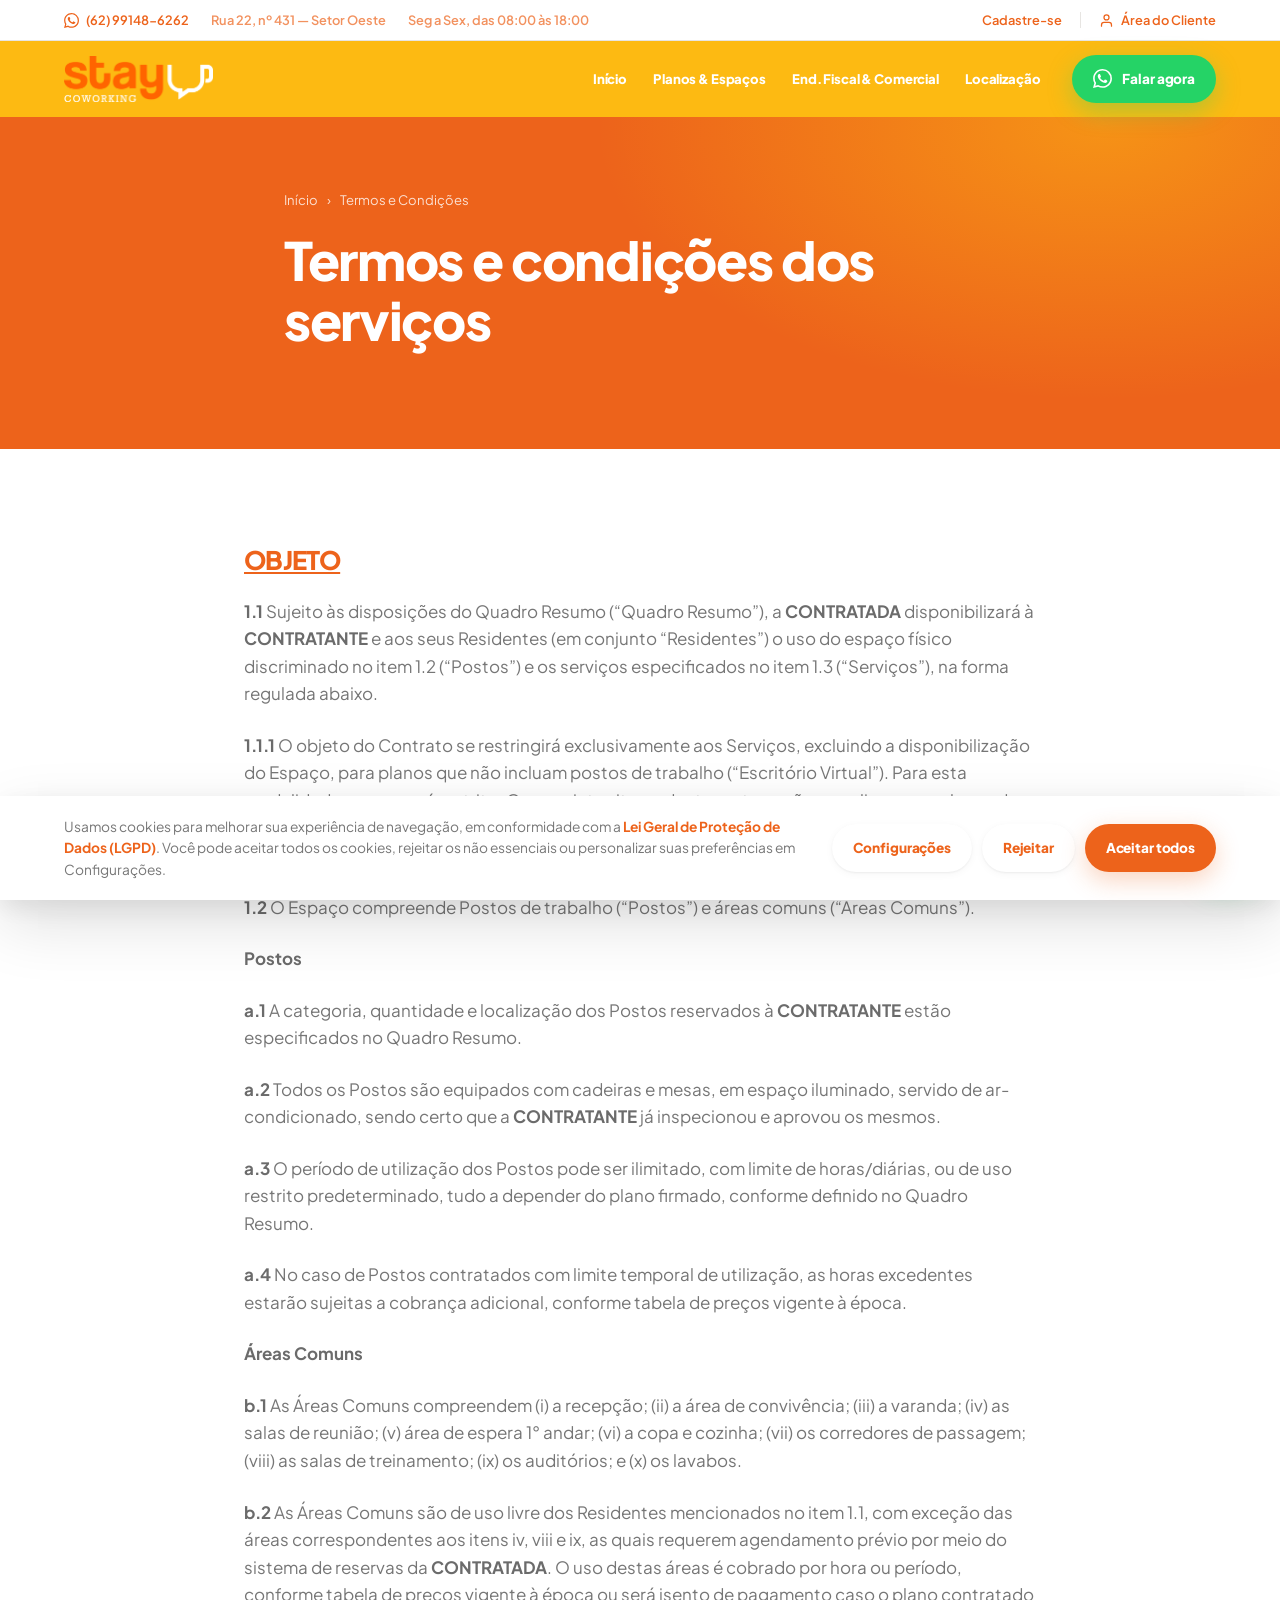
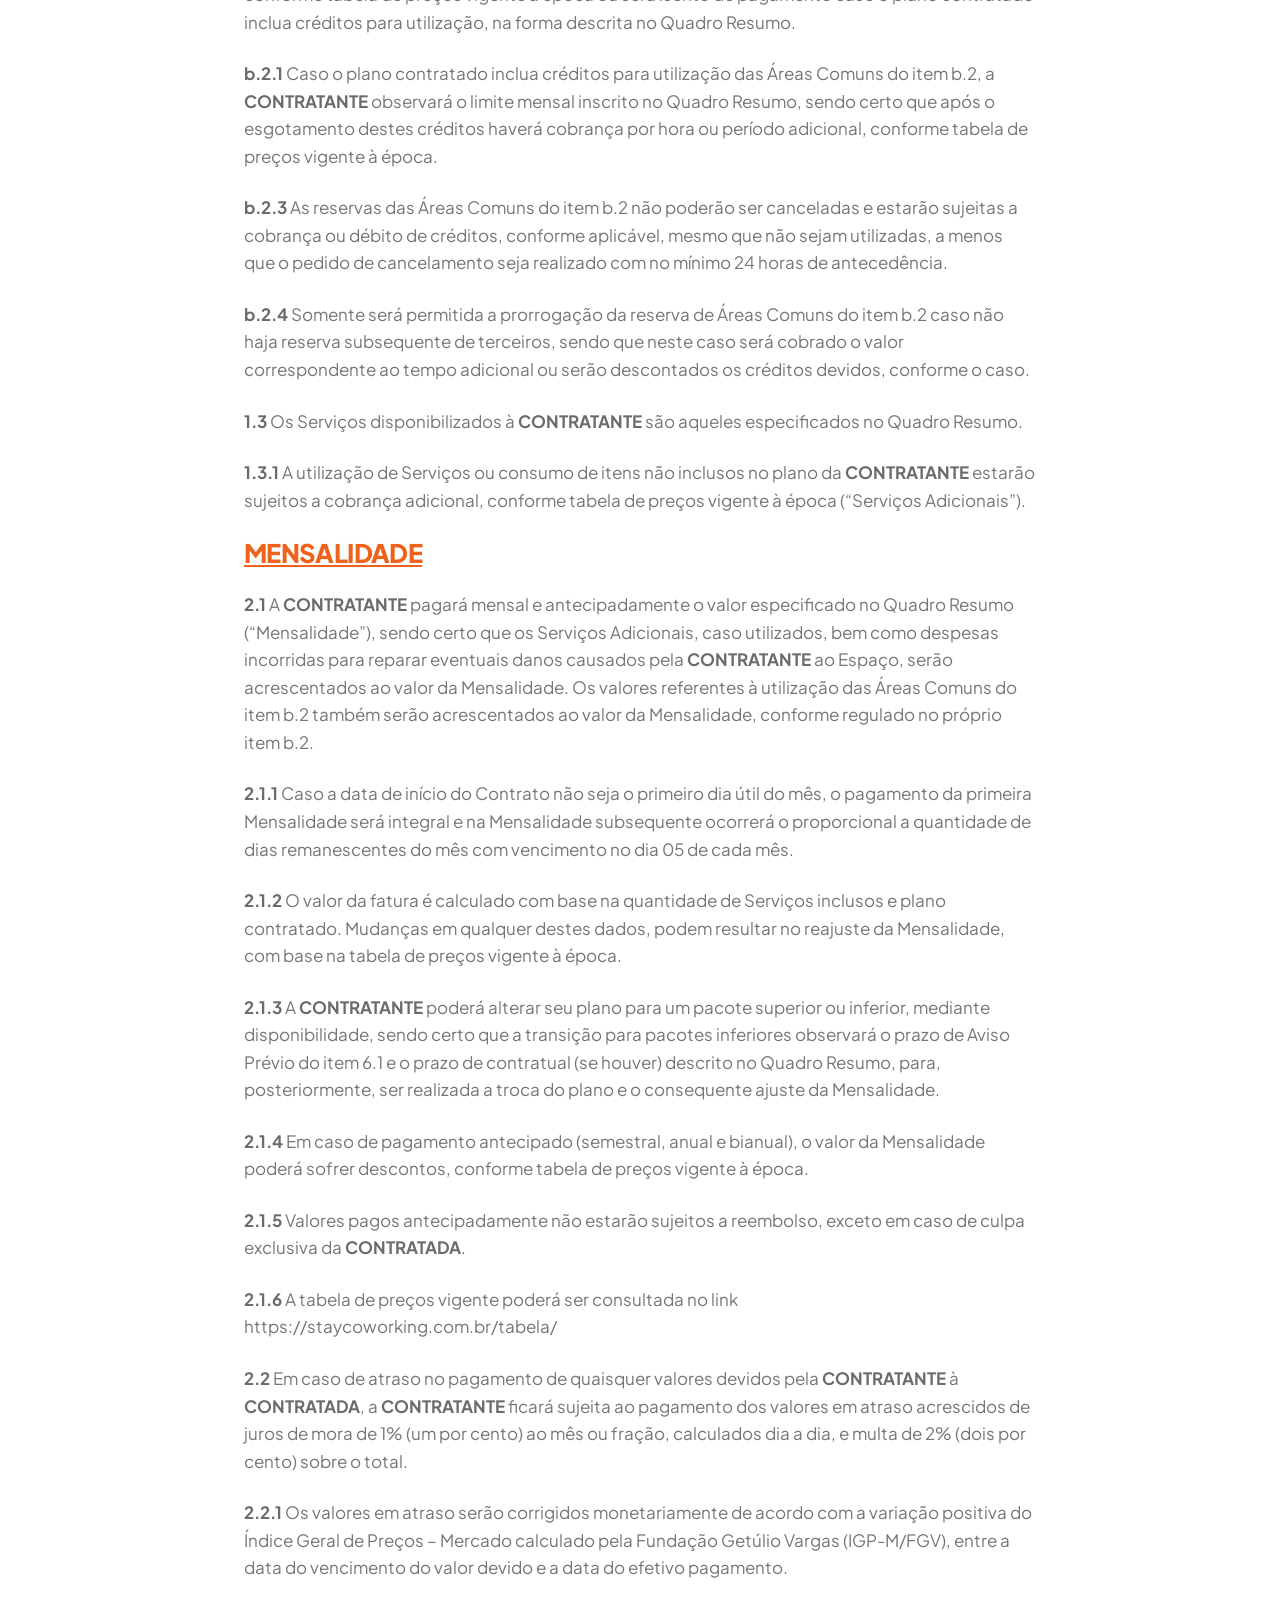
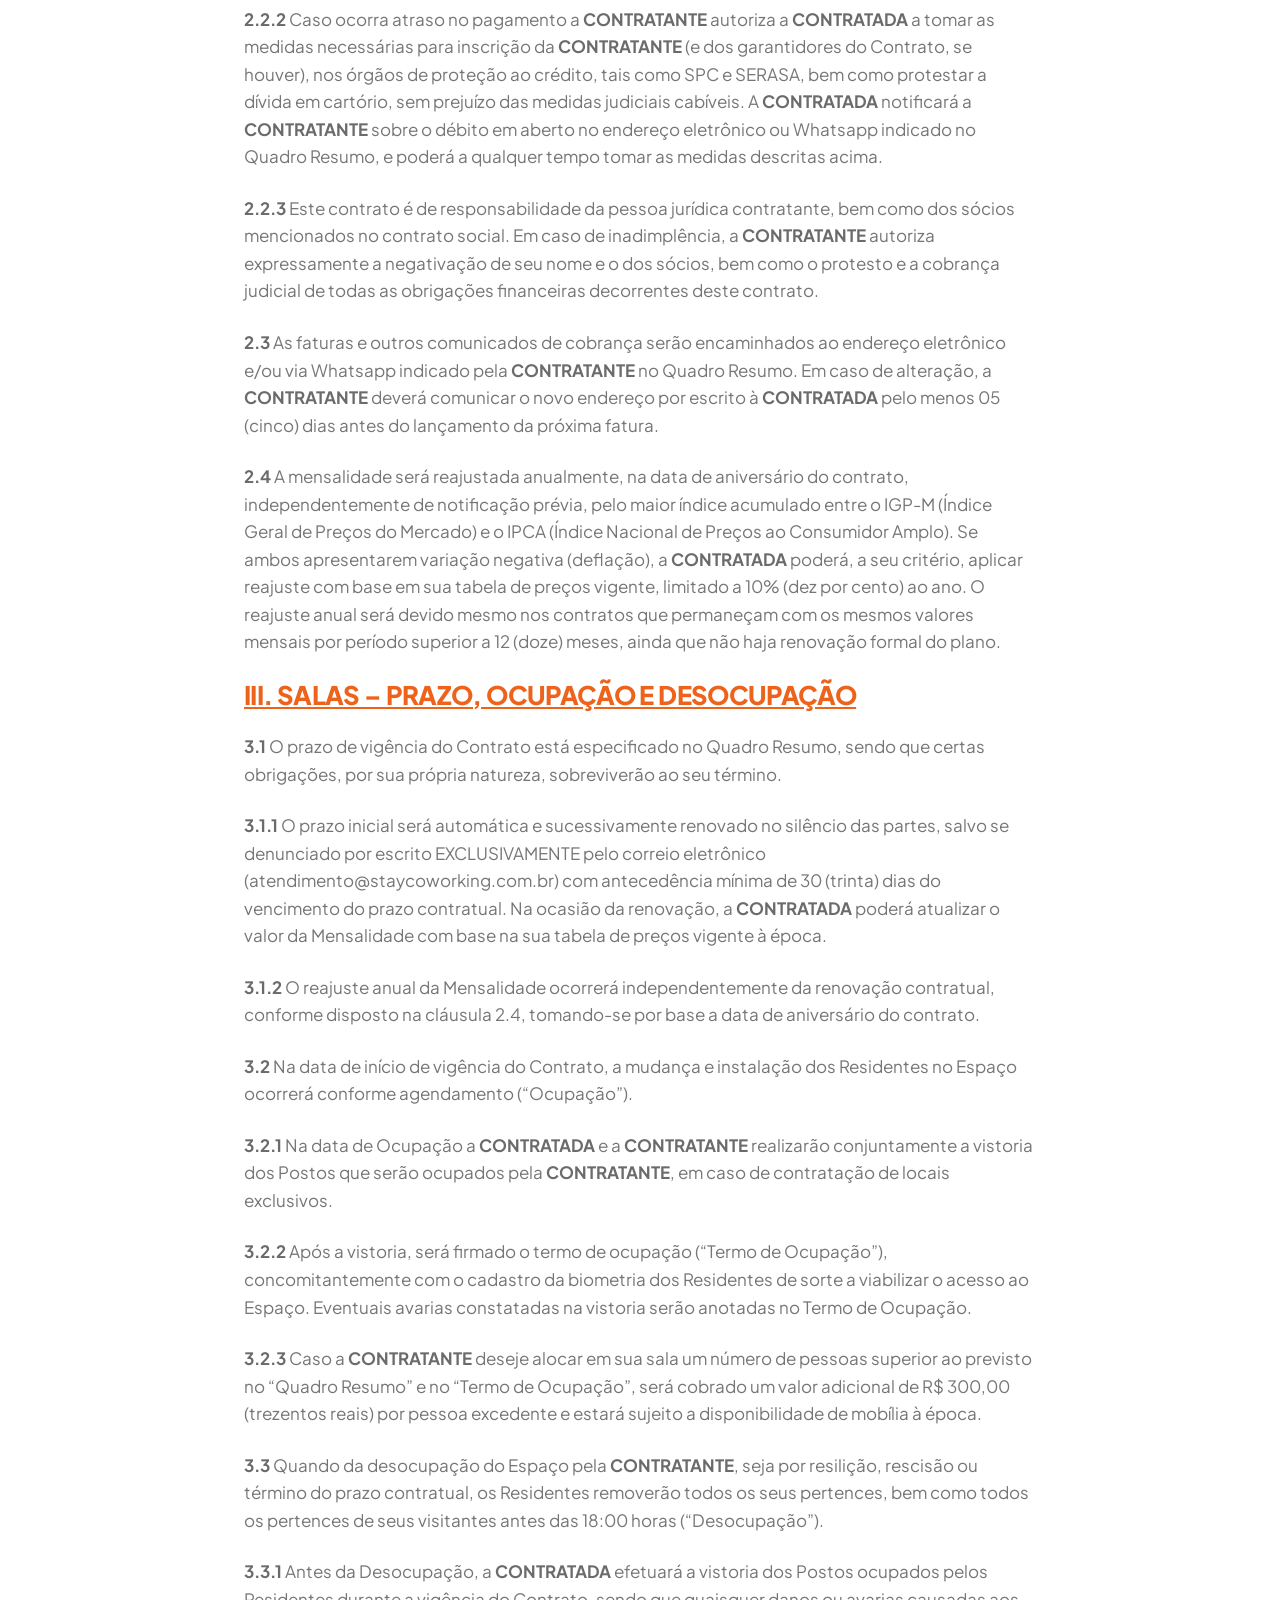
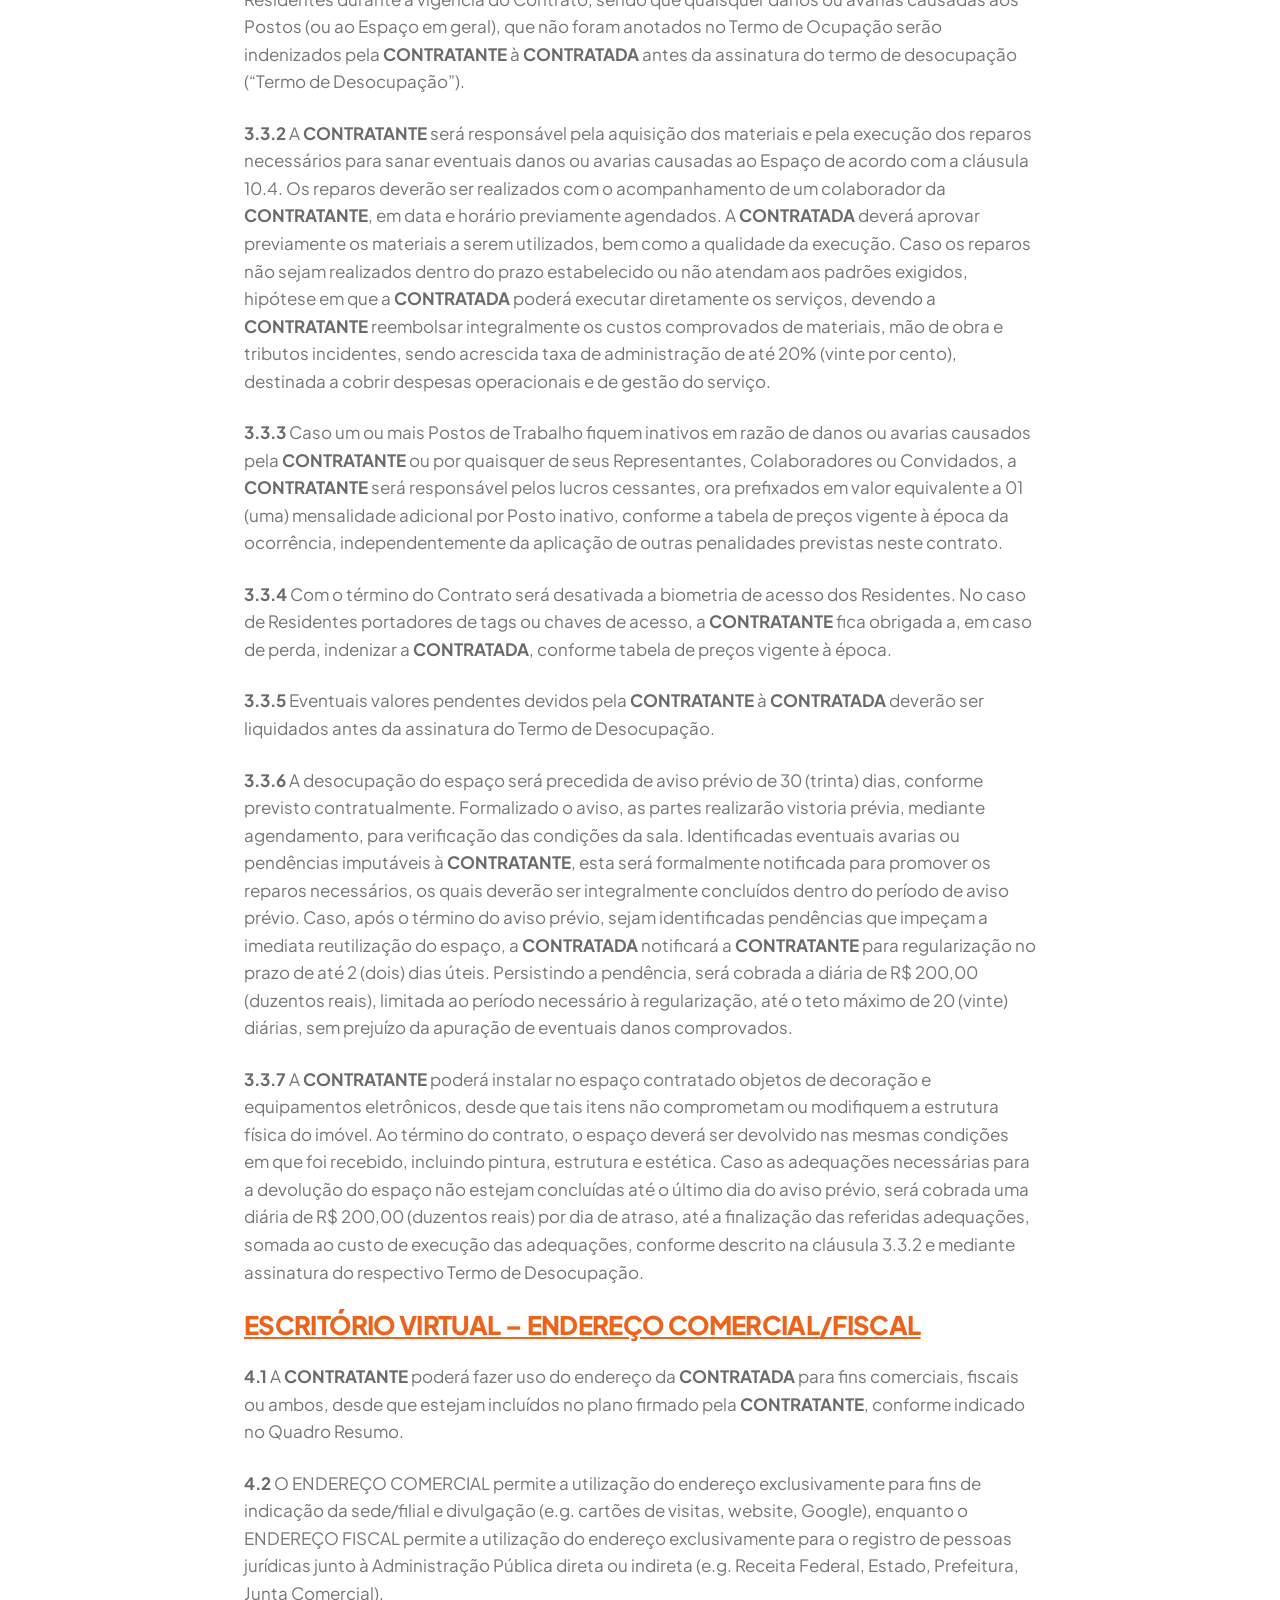
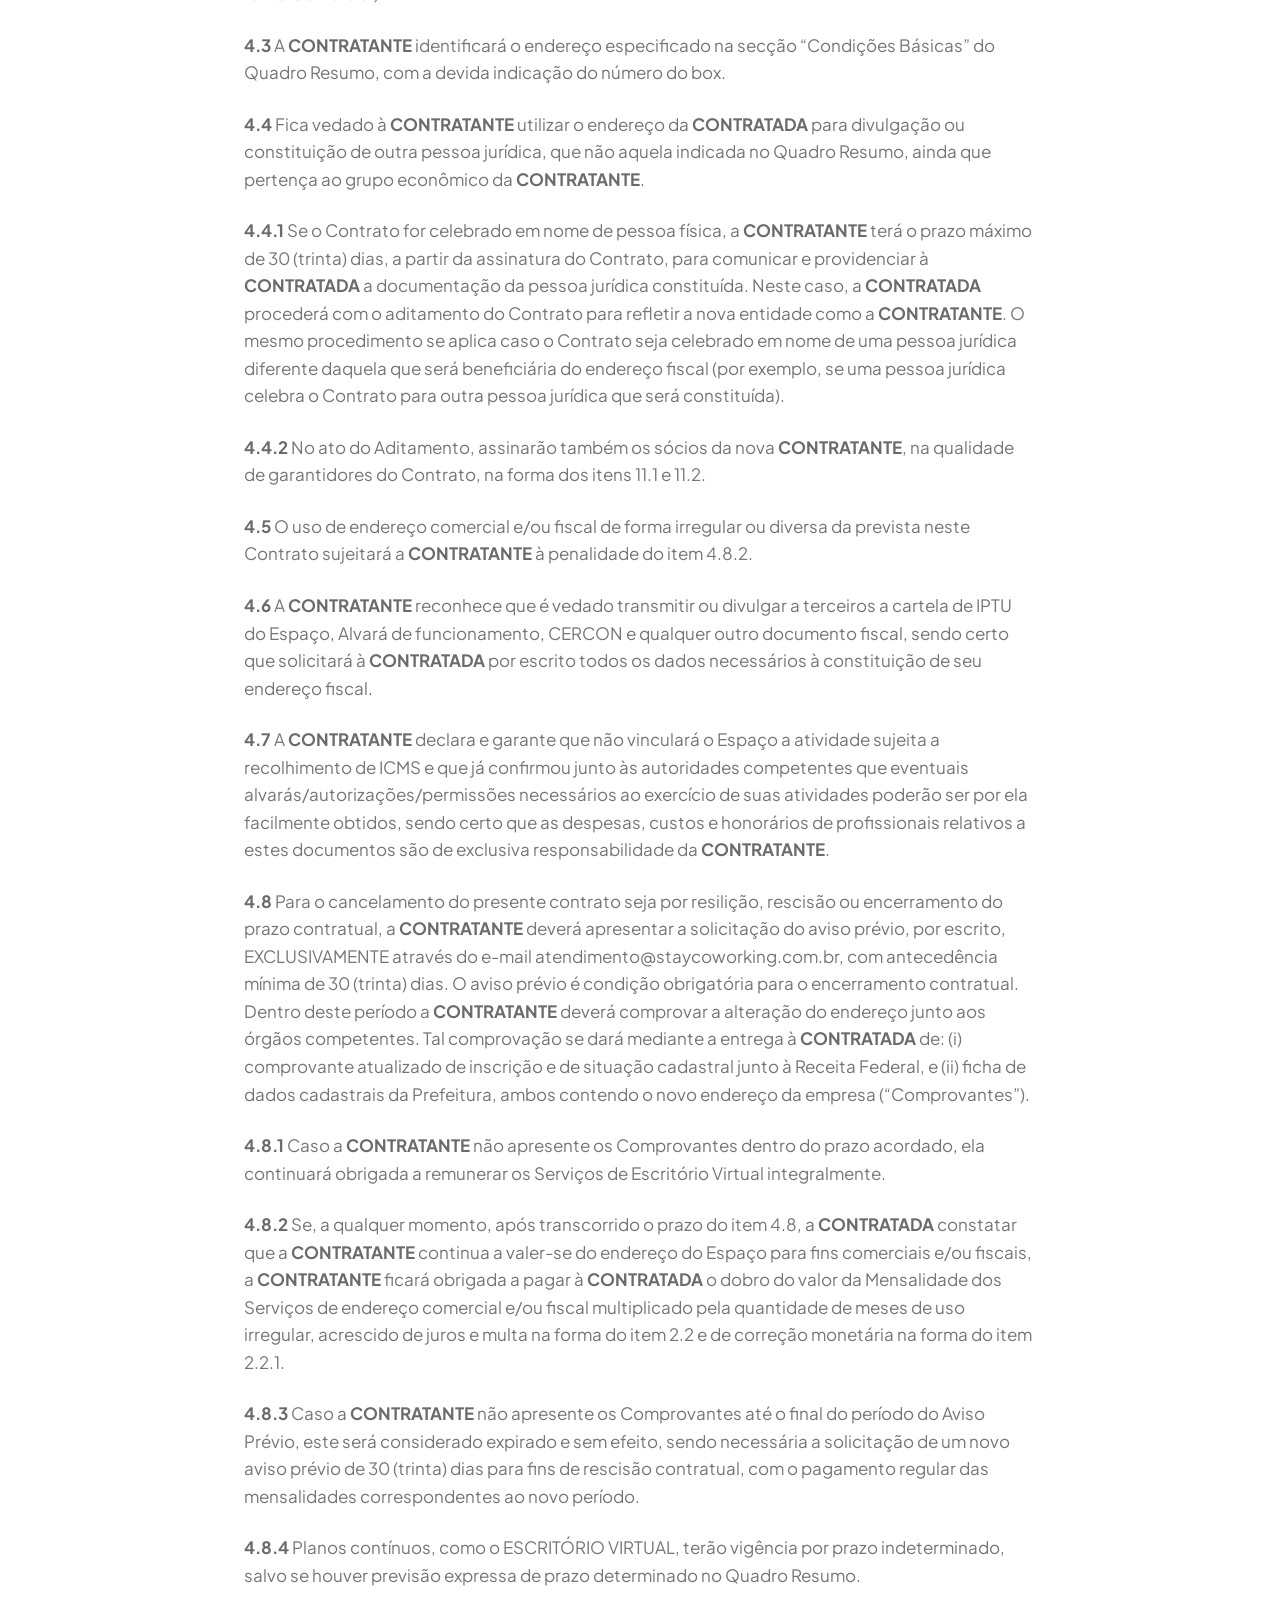
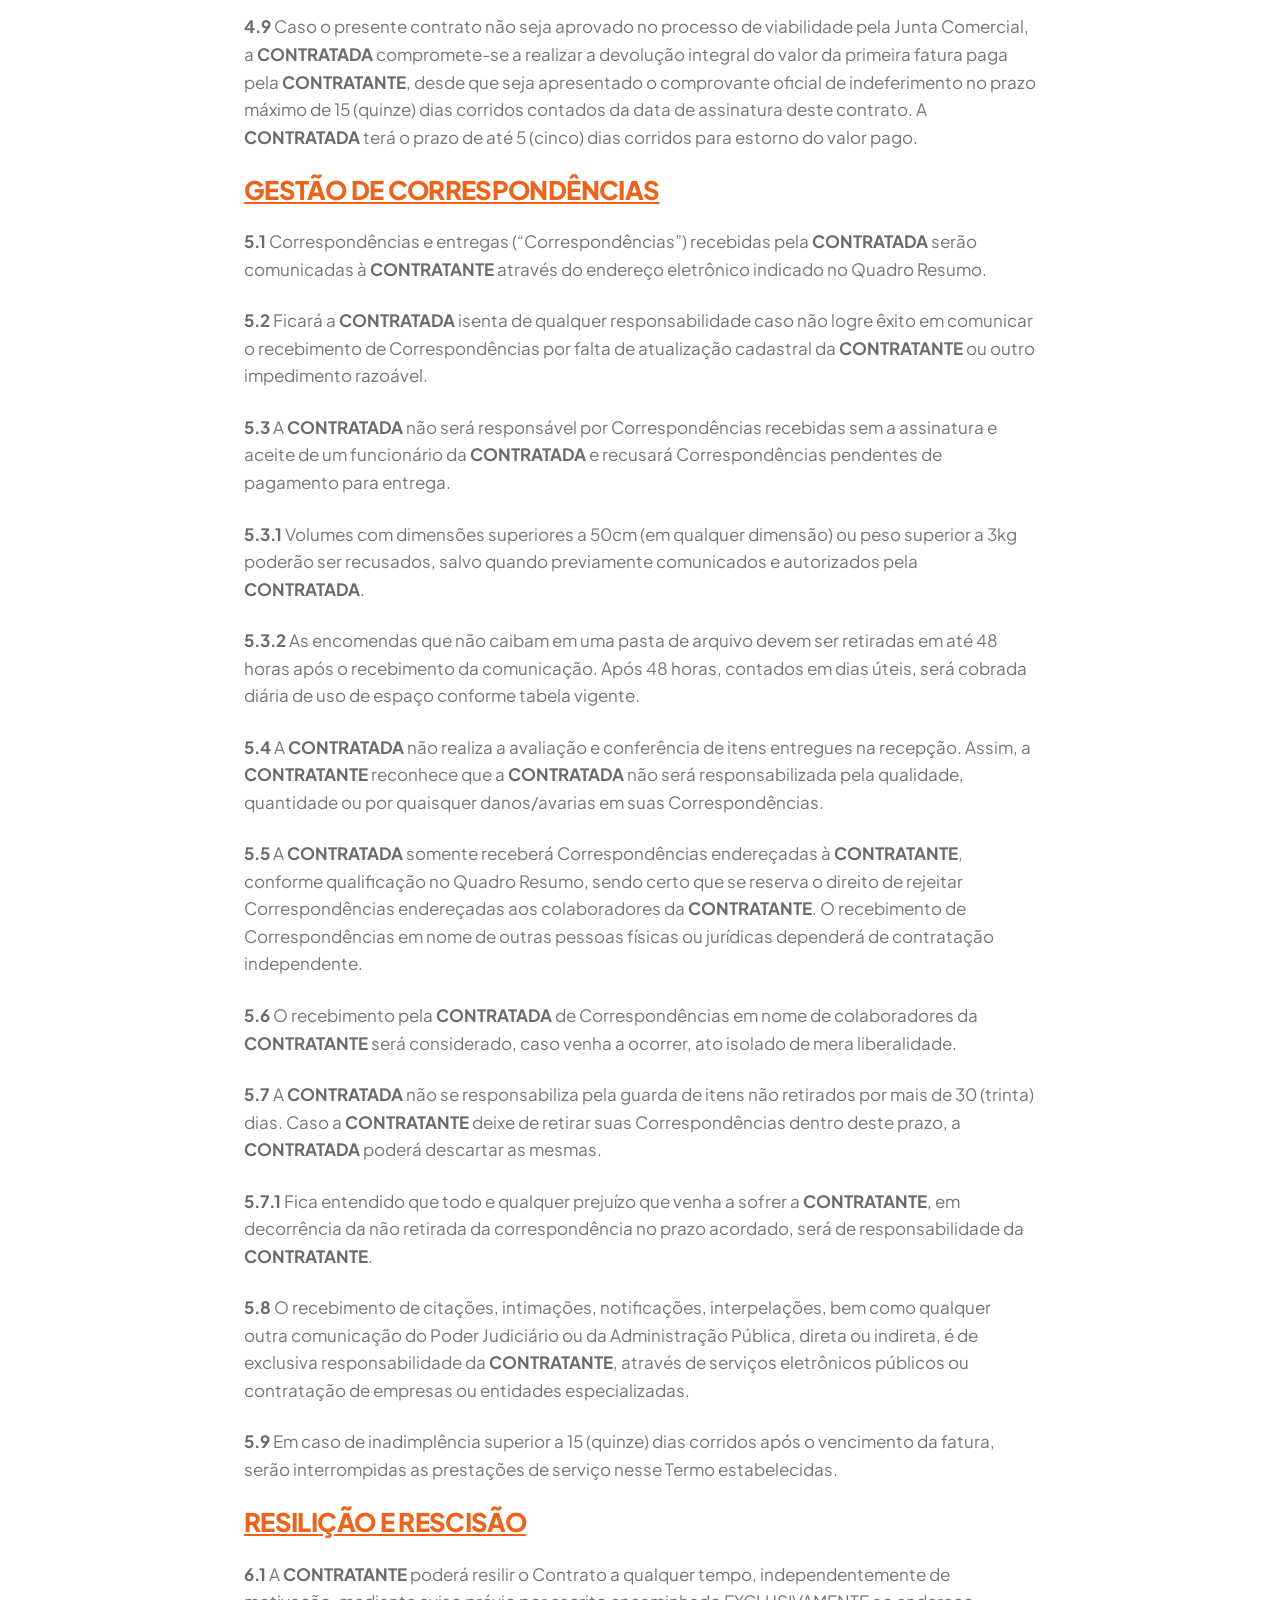
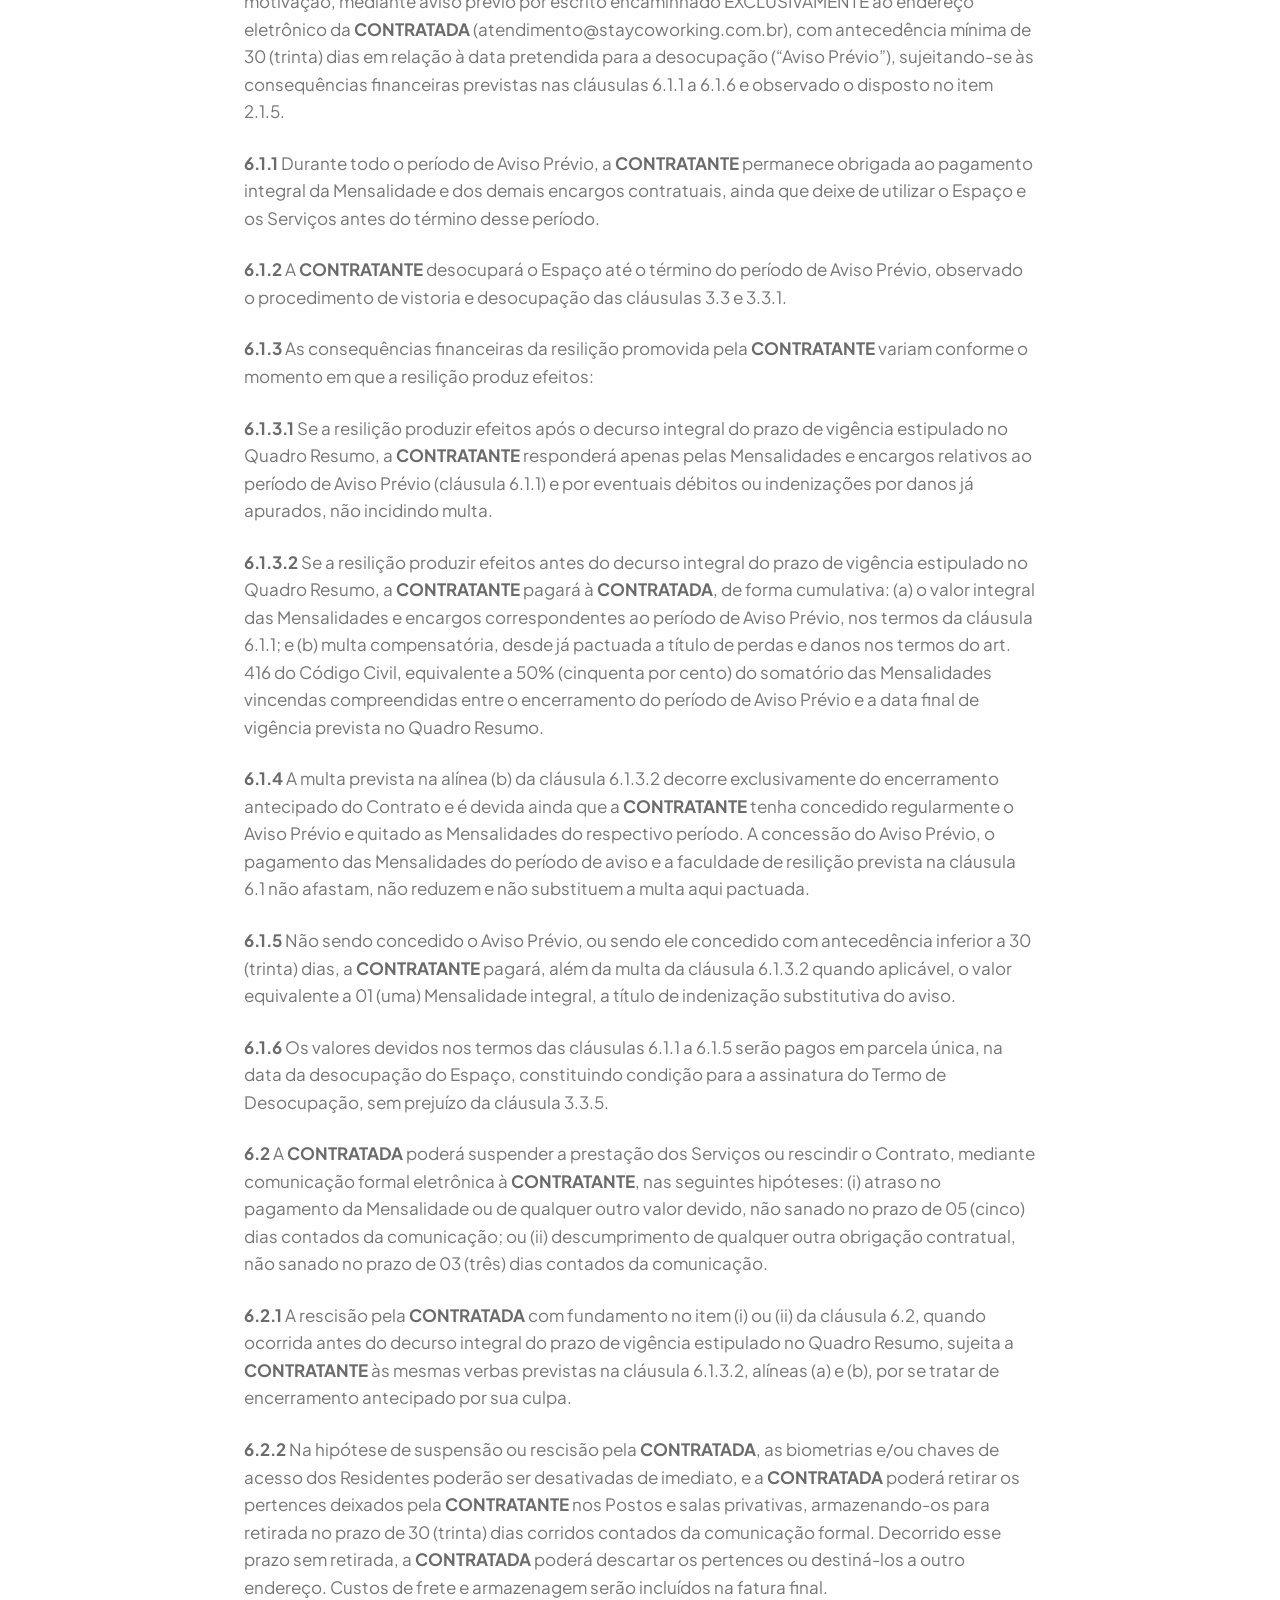
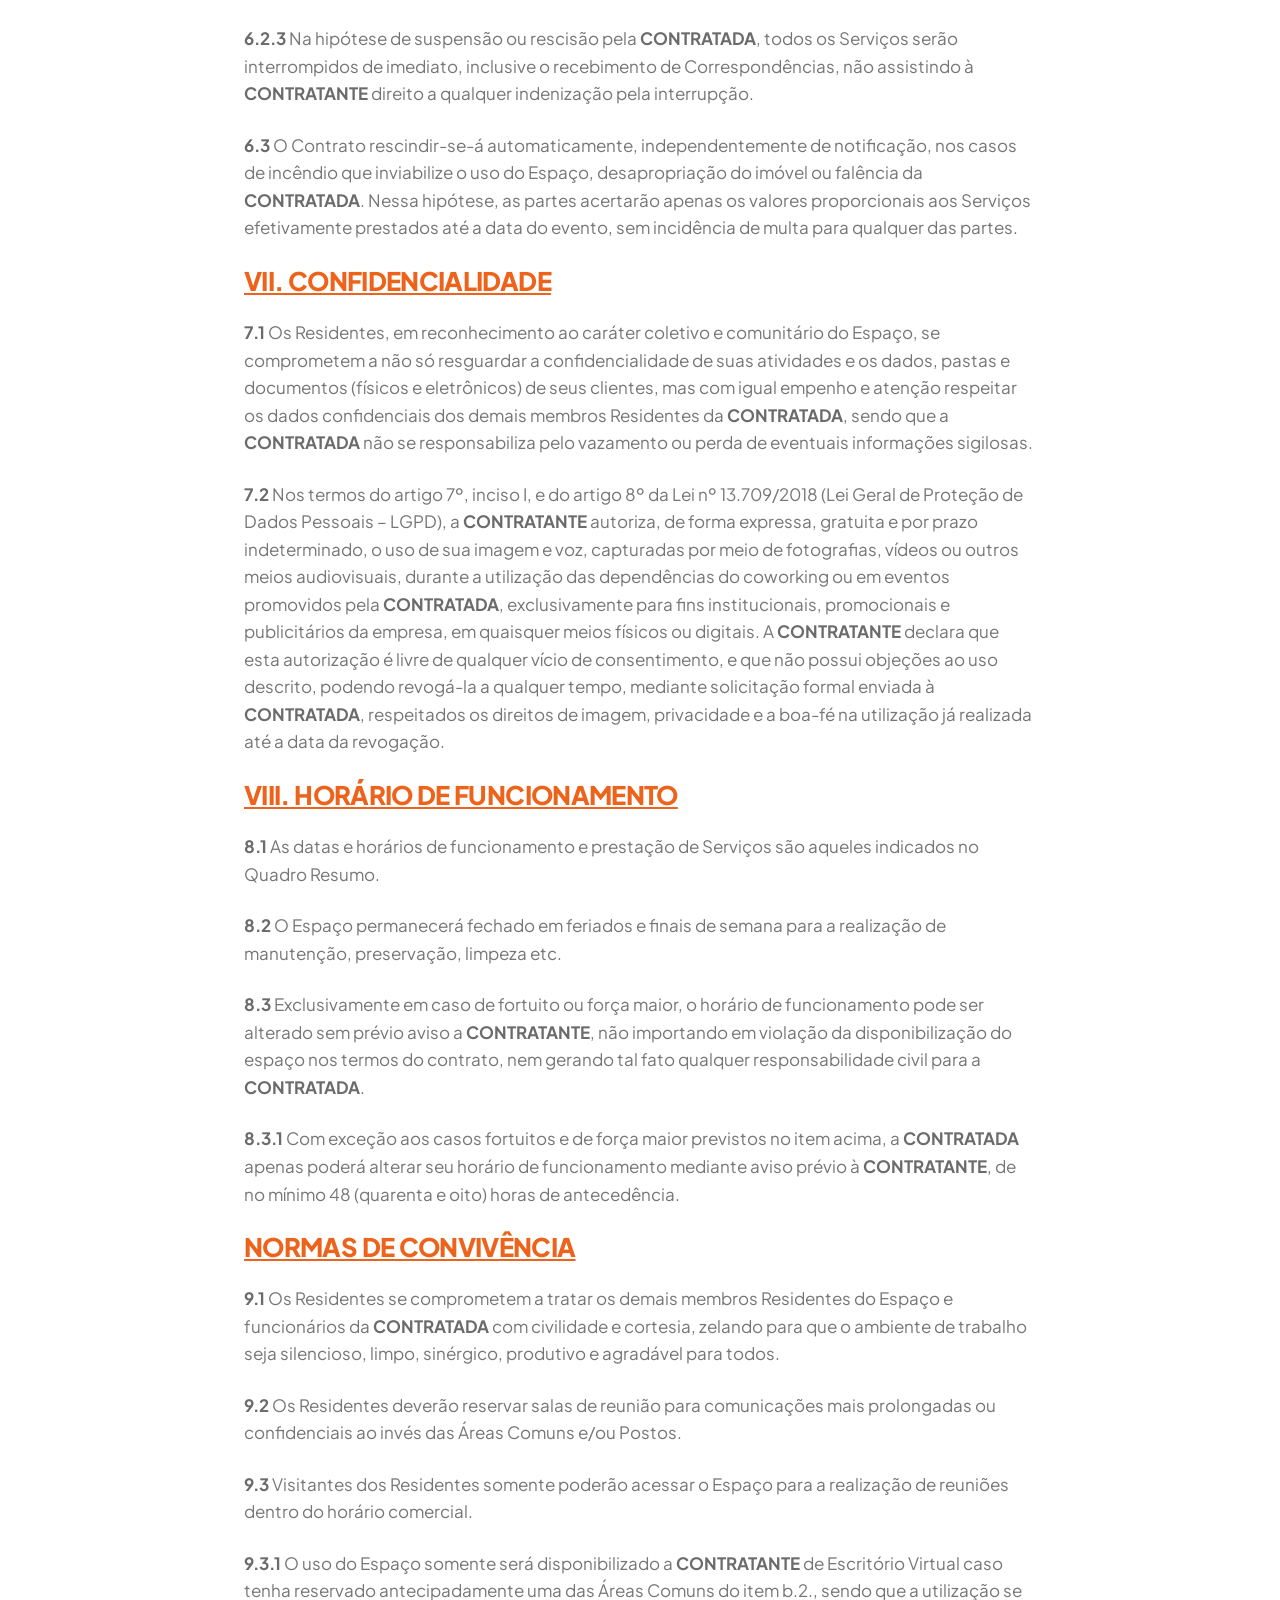
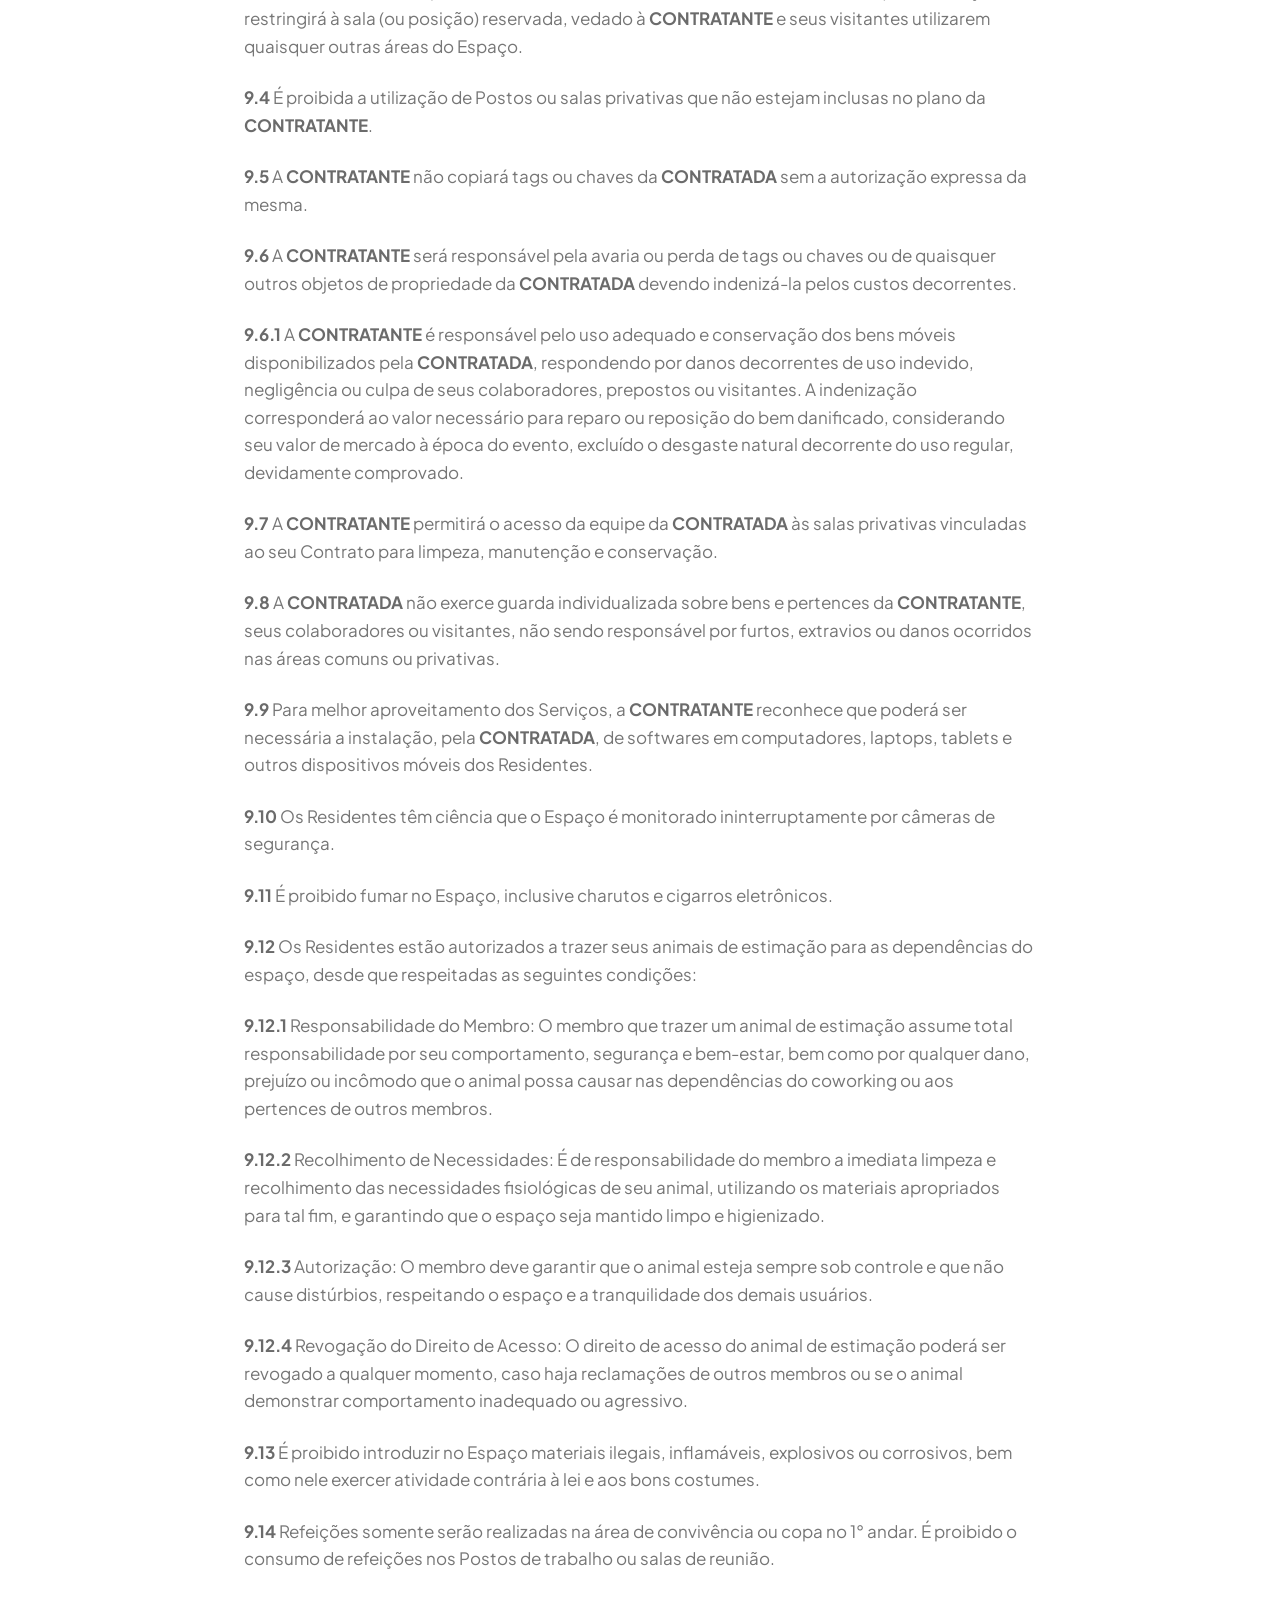
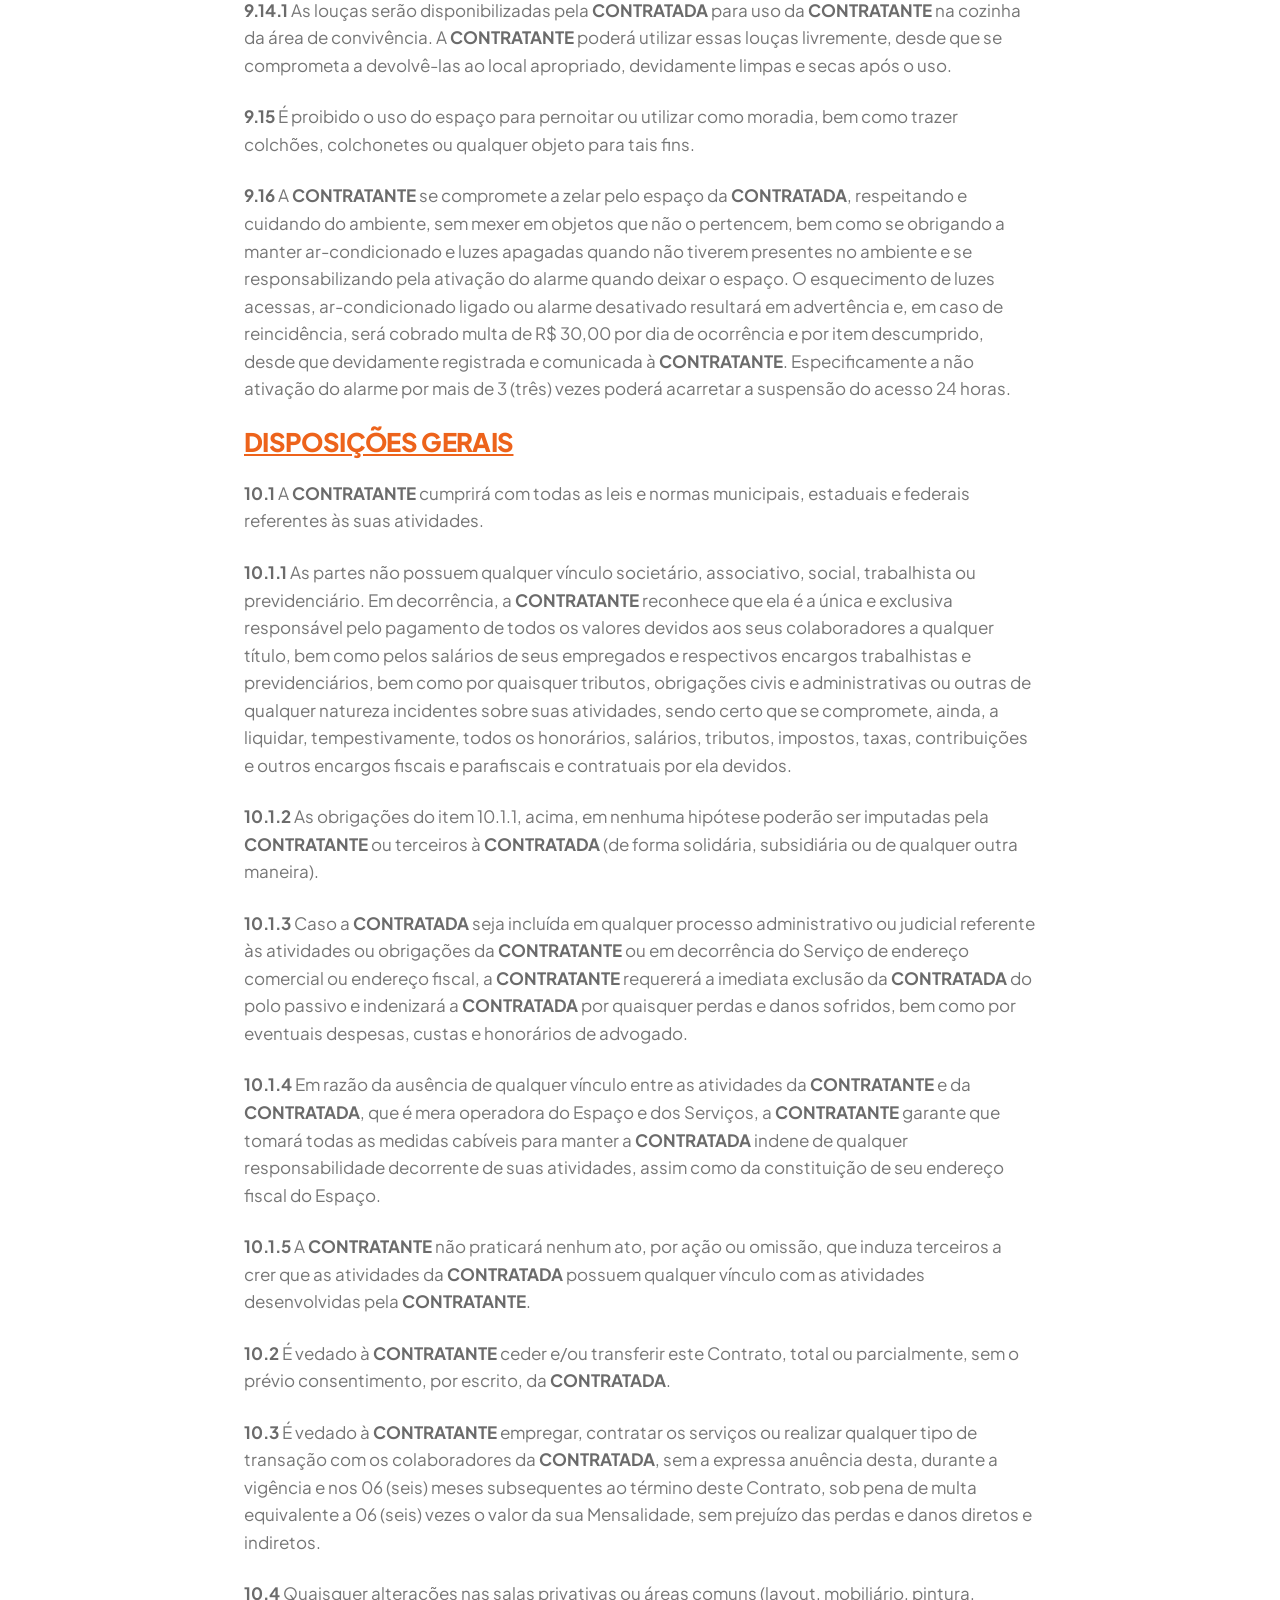
<file: termos-e-condicoes.html>
<!DOCTYPE html>
<html lang="pt-BR">
<head>
<!-- Google Tag Manager -->
<script>(function(w,d,s,l,i){w[l]=w[l]||[];w[l].push({'gtm.start':
new Date().getTime(),event:'gtm.js'});var f=d.getElementsByTagName(s)[0],
j=d.createElement(s),dl=l!='dataLayer'?'&l='+l:'';j.async=true;j.src=
'https://www.googletagmanager.com/gtm.js?id='+i+dl;f.parentNode.insertBefore(j,f);
})(window,document,'script','dataLayer','GTM-WR3MW7B');</script>
<!-- End Google Tag Manager -->
<meta charset="UTF-8">
<meta name="viewport" content="width=device-width, initial-scale=1">
<title>Termos e Condições de Serviços | Stay Coworking</title>
<meta name="description" content="Termos e condições dos serviços da Stay Coworking e Café.">
<meta name="robots" content="noindex">
<meta name="theme-color" content="#FDBA12">

<link rel="icon" href="assets/img/favicon.png">
<link rel="preconnect" href="https://fonts.googleapis.com">
<link rel="preconnect" href="https://fonts.gstatic.com" crossorigin>
<link href="https://fonts.googleapis.com/css2?family=Plus+Jakarta+Sans:wght@400;500;600;700;800&family=Quicksand:wght@700&display=swap" rel="stylesheet">
<link rel="stylesheet" href="assets/css/style.css?v=3">
</head>
<body data-page="termos-e-condicoes">
<!-- Google Tag Manager (noscript) -->
<noscript><iframe src="https://www.googletagmanager.com/ns.html?id=GTM-WR3MW7B"
height="0" width="0" style="display:none;visibility:hidden"></iframe></noscript>
<!-- End Google Tag Manager (noscript) -->

<!-- ================= TOPBAR ================= -->
<div class="topbar">
  <div class="container topbar__in">
    <div class="topbar__left">
      <a href="https://wa.me/5562991486262" data-unit-wa target="_blank" rel="noopener">
        <svg viewBox="0 0 24 24" fill="currentColor"><path d="M17.472 14.382c-.297-.149-1.758-.867-2.03-.967-.273-.099-.471-.148-.67.15-.197.297-.767.966-.94 1.164-.173.199-.347.223-.644.075-.297-.15-1.255-.463-2.39-1.475-.883-.788-1.48-1.761-1.653-2.059-.173-.297-.018-.458.13-.606.134-.133.298-.347.446-.52.149-.174.198-.298.298-.497.099-.198.05-.371-.025-.52-.075-.149-.669-1.612-.916-2.207-.242-.579-.487-.5-.669-.51-.173-.008-.371-.01-.57-.01-.198 0-.52.074-.792.372-.272.297-1.04 1.016-1.04 2.479 0 1.462 1.065 2.875 1.213 3.074.149.198 2.096 3.2 5.077 4.487.709.306 1.262.489 1.694.625.712.227 1.36.195 1.871.118.571-.085 1.758-.719 2.006-1.413.248-.694.248-1.289.173-1.413-.074-.124-.272-.198-.57-.347m-5.421 7.403h-.004a9.87 9.87 0 0 1-5.031-1.378l-.361-.214-3.741.982.998-3.648-.235-.374a9.86 9.86 0 0 1-1.51-5.26c.001-5.45 4.436-9.884 9.888-9.884 2.64 0 5.122 1.03 6.988 2.898a9.825 9.825 0 0 1 2.893 6.994c-.003 5.45-4.437 9.884-9.885 9.884m8.413-18.297A11.815 11.815 0 0 0 12.05 0C5.495 0 .16 5.335.157 11.892c0 2.096.547 4.142 1.588 5.945L.057 24l6.305-1.654a11.882 11.882 0 0 0 5.683 1.448h.005c6.554 0 11.89-5.335 11.893-11.893a11.821 11.821 0 0 0-3.48-8.413Z"/></svg>
        <span data-unit-text="whatsappLabel">(62) 99148-6262</span>
      </a>
      <span class="topbar-hide" style="opacity:.7"><span data-unit-text="enderecoCurto">Rua 22, nº 431 — Setor Oeste</span></span>
      <span class="topbar-hide" style="opacity:.7"><span data-unit-text="horario">Seg a Sex, das 08:00 às 18:00</span></span>
    </div>

    <div class="topbar__right">
      <a href="https://stay.conexa.app/index.php?r=site/cadastroPublico" target="_blank" rel="noopener">Cadastre-se</a>
      <span class="topbar__sep"></span>
      <a href="https://stay.conexa.app/" target="_blank" rel="noopener">
        <svg viewBox="0 0 24 24" fill="none" stroke="currentColor" stroke-width="2" stroke-linecap="round" stroke-linejoin="round"><path d="M20 21v-2a4 4 0 0 0-4-4H8a4 4 0 0 0-4 4v2"/><circle cx="12" cy="7" r="4"/></svg>
        Área do Cliente
      </a>
    </div>
  </div>
</div>

<!-- ================= HEADER ================= -->
<header class="header">
  <div class="container header__in">
    <a href="index.html" class="brand" aria-label="Stay Coworking — página inicial">
      <img class="brand__logo" src="assets/img/logo-stay.png" alt="Stay Coworking e Café">
    </a>

    <nav class="nav">
      <a href="index.html">Início</a>
      <a href="espacos.html">Planos &amp; Espaços</a>
      <a href="endereco-fiscal.html">End. Fiscal &amp; Comercial</a>
      <a href="index.html#localizacao">Localização</a>
    </nav>

    <div class="header__cta">
      <a href="https://wa.me/5562991486262" data-unit-wa target="_blank" rel="noopener" class="btn btn--wa btn--sm">
        <svg viewBox="0 0 24 24" fill="currentColor"><path d="M17.472 14.382c-.297-.149-1.758-.867-2.03-.967-.273-.099-.471-.148-.67.15-.197.297-.767.966-.94 1.164-.173.199-.347.223-.644.075-.297-.15-1.255-.463-2.39-1.475-.883-.788-1.48-1.761-1.653-2.059-.173-.297-.018-.458.13-.606.134-.133.298-.347.446-.52.149-.174.198-.298.298-.497.099-.198.05-.371-.025-.52-.075-.149-.669-1.612-.916-2.207-.242-.579-.487-.5-.669-.51-.173-.008-.371-.01-.57-.01-.198 0-.52.074-.792.372-.272.297-1.04 1.016-1.04 2.479 0 1.462 1.065 2.875 1.213 3.074.149.198 2.096 3.2 5.077 4.487.709.306 1.262.489 1.694.625.712.227 1.36.195 1.871.118.571-.085 1.758-.719 2.006-1.413.248-.694.248-1.289.173-1.413-.074-.124-.272-.198-.57-.347m-5.421 7.403h-.004a9.87 9.87 0 0 1-5.031-1.378l-.361-.214-3.741.982.998-3.648-.235-.374a9.86 9.86 0 0 1-1.51-5.26c.001-5.45 4.436-9.884 9.888-9.884 2.64 0 5.122 1.03 6.988 2.898a9.825 9.825 0 0 1 2.893 6.994c-.003 5.45-4.437 9.884-9.885 9.884m8.413-18.297A11.815 11.815 0 0 0 12.05 0C5.495 0 .16 5.335.157 11.892c0 2.096.547 4.142 1.588 5.945L.057 24l6.305-1.654a11.882 11.882 0 0 0 5.683 1.448h.005c6.554 0 11.89-5.335 11.893-11.893a11.821 11.821 0 0 0-3.48-8.413Z"/></svg>
        Falar agora
      </a>
      <button class="burger" aria-label="Abrir menu" aria-expanded="false"><span></span></button>
    </div>
  </div>
</header>

<!-- ================= MENU MOBILE ================= -->
<div class="mobile-nav">
  <a href="index.html">Início</a>
  <a href="espacos.html">Planos &amp; Espaços</a>
  <a href="endereco-fiscal.html">End. Fiscal &amp; Comercial</a>
  <a href="index.html#localizacao">Localização</a>
  <a href="https://stay.conexa.app/index.php?r=site/cadastroPublico" target="_blank" rel="noopener">Cadastre-se</a>
  <a href="https://stay.conexa.app/" target="_blank" rel="noopener">Área do Cliente</a>
  <a href="https://wa.me/5562991486262" data-unit-wa target="_blank" rel="noopener" class="btn btn--whats btn--block">Atendimento por WhatsApp</a>
</div>

<main>

<section class="phero">
  <div class="container phero__in">
    <div class="crumbs"><a href="index.html">Início</a> › <span>Termos e Condições</span></div>
    <h1 class="h1">Termos e condições dos serviços</h1>
  </div>
</section>

<section class="section">
  <div class="container" style="max-width:840px">
    <div class="stack tos">

      <h2 class="h3" style="text-decoration:underline">OBJETO</h2>
      <p><b>1.1</b> Sujeito às disposições do Quadro Resumo (“Quadro Resumo”), a <b>CONTRATADA</b> disponibilizará à <b>CONTRATANTE</b> e aos seus Residentes (em conjunto “Residentes”) o uso do espaço físico discriminado no item 1.2 (“Postos”) e os serviços especificados no item 1.3 (“Serviços”), na forma regulada abaixo.</p>
      <p><b>1.1.1</b> O objeto do Contrato se restringirá exclusivamente aos Serviços, excluindo a disponibilização do Espaço, para planos que não incluam postos de trabalho (“Escritório Virtual”). Para esta modalidade, o acesso é restrito. Os seguintes itens, dentre outros, não se aplicam aos planos de Escritório Virtual: “1.2, a.1” até “1.2, a.4”, “b.1 e b.2”, “3.1” até “3.3.7”, “6.1.2”, “6.1.3.2”, “6.2.2”, “9.7”, “9.16” e “10.4”.</p>
      <p><b>1.2</b> O Espaço compreende Postos de trabalho (“Postos”) e áreas comuns (“Áreas Comuns”).</p>

      <p><b>Postos</b></p>
      <p><b>a.1</b> A categoria, quantidade e localização dos Postos reservados à <b>CONTRATANTE</b> estão especificados no Quadro Resumo.</p>
      <p><b>a.2</b> Todos os Postos são equipados com cadeiras e mesas, em espaço iluminado, servido de ar-condicionado, sendo certo que a <b>CONTRATANTE</b> já inspecionou e aprovou os mesmos.</p>
      <p><b>a.3</b> O período de utilização dos Postos pode ser ilimitado, com limite de horas/diárias, ou de uso restrito predeterminado, tudo a depender do plano firmado, conforme definido no Quadro Resumo.</p>
      <p><b>a.4</b> No caso de Postos contratados com limite temporal de utilização, as horas excedentes estarão sujeitas a cobrança adicional, conforme tabela de preços vigente à época.</p>

      <p><b>Áreas Comuns</b></p>
      <p><b>b.1</b> As Áreas Comuns compreendem (i) a recepção; (ii) a área de convivência; (iii) a varanda; (iv) as salas de reunião; (v) área de espera 1° andar; (vi) a copa e cozinha; (vii) os corredores de passagem; (viii) as salas de treinamento; (ix) os auditórios; e (x) os lavabos.</p>
      <p><b>b.2</b> As Áreas Comuns são de uso livre dos Residentes mencionados no item 1.1, com exceção das áreas correspondentes aos itens iv, viii e ix, as quais requerem agendamento prévio por meio do sistema de reservas da <b>CONTRATADA</b>. O uso destas áreas é cobrado por hora ou período, conforme tabela de preços vigente à época ou será isento de pagamento caso o plano contratado inclua créditos para utilização, na forma descrita no Quadro Resumo.</p>
      <p><b>b.2.1</b> Caso o plano contratado inclua créditos para utilização das Áreas Comuns do item b.2, a <b>CONTRATANTE</b> observará o limite mensal inscrito no Quadro Resumo, sendo certo que após o esgotamento destes créditos haverá cobrança por hora ou período adicional, conforme tabela de preços vigente à época.</p>
      <p><b>b.2.3</b> As reservas das Áreas Comuns do item b.2 não poderão ser canceladas e estarão sujeitas a cobrança ou débito de créditos, conforme aplicável, mesmo que não sejam utilizadas, a menos que o pedido de cancelamento seja realizado com no mínimo 24 horas de antecedência.</p>
      <p><b>b.2.4</b> Somente será permitida a prorrogação da reserva de Áreas Comuns do item b.2 caso não haja reserva subsequente de terceiros, sendo que neste caso será cobrado o valor correspondente ao tempo adicional ou serão descontados os créditos devidos, conforme o caso.</p>

      <p><b>1.3</b> Os Serviços disponibilizados à <b>CONTRATANTE</b> são aqueles especificados no Quadro Resumo.</p>
      <p><b>1.3.1</b> A utilização de Serviços ou consumo de itens não inclusos no plano da <b>CONTRATANTE</b> estarão sujeitos a cobrança adicional, conforme tabela de preços vigente à época (“Serviços Adicionais”).</p>

      <h2 class="h3" style="text-decoration:underline">MENSALIDADE</h2>
      <p><b>2.1</b> A <b>CONTRATANTE</b> pagará mensal e antecipadamente o valor especificado no Quadro Resumo (“Mensalidade”), sendo certo que os Serviços Adicionais, caso utilizados, bem como despesas incorridas para reparar eventuais danos causados pela <b>CONTRATANTE</b> ao Espaço, serão acrescentados ao valor da Mensalidade. Os valores referentes à utilização das Áreas Comuns do item b.2 também serão acrescentados ao valor da Mensalidade, conforme regulado no próprio item b.2.</p>
      <p><b>2.1.1</b> Caso a data de início do Contrato não seja o primeiro dia útil do mês, o pagamento da primeira Mensalidade será integral e na Mensalidade subsequente ocorrerá o proporcional a quantidade de dias remanescentes do mês com vencimento no dia 05 de cada mês.</p>
      <p><b>2.1.2</b> O valor da fatura é calculado com base na quantidade de Serviços inclusos e plano contratado. Mudanças em qualquer destes dados, podem resultar no reajuste da Mensalidade, com base na tabela de preços vigente à época.</p>
      <p><b>2.1.3</b> A <b>CONTRATANTE</b> poderá alterar seu plano para um pacote superior ou inferior, mediante disponibilidade, sendo certo que a transição para pacotes inferiores observará o prazo de Aviso Prévio do item 6.1 e o prazo de contratual (se houver) descrito no Quadro Resumo, para, posteriormente, ser realizada a troca do plano e o consequente ajuste da Mensalidade.</p>
      <p><b>2.1.4</b> Em caso de pagamento antecipado (semestral, anual e bianual), o valor da Mensalidade poderá sofrer descontos, conforme tabela de preços vigente à época.</p>
      <p><b>2.1.5</b> Valores pagos antecipadamente não estarão sujeitos a reembolso, exceto em caso de culpa exclusiva da <b>CONTRATADA</b>.</p>
      <p><b>2.1.6</b> A tabela de preços vigente poderá ser consultada no link <a href="https://staycoworking.com.br/tabela/" target="_blank" rel="noopener">https://staycoworking.com.br/tabela/</a></p>
      <p><b>2.2</b> Em caso de atraso no pagamento de quaisquer valores devidos pela <b>CONTRATANTE</b> à <b>CONTRATADA</b>, a <b>CONTRATANTE</b> ficará sujeita ao pagamento dos valores em atraso acrescidos de juros de mora de 1% (um por cento) ao mês ou fração, calculados dia a dia, e multa de 2% (dois por cento) sobre o total.</p>
      <p><b>2.2.1</b> Os valores em atraso serão corrigidos monetariamente de acordo com a variação positiva do Índice Geral de Preços – Mercado calculado pela Fundação Getúlio Vargas (IGP-M/FGV), entre a data do vencimento do valor devido e a data do efetivo pagamento.</p>
      <p><b>2.2.2</b> Caso ocorra atraso no pagamento a <b>CONTRATANTE</b> autoriza a <b>CONTRATADA</b> a tomar as medidas necessárias para inscrição da <b>CONTRATANTE</b> (e dos garantidores do Contrato, se houver), nos órgãos de proteção ao crédito, tais como SPC e SERASA, bem como protestar a dívida em cartório, sem prejuízo das medidas judiciais cabíveis. A <b>CONTRATADA</b> notificará a <b>CONTRATANTE</b> sobre o débito em aberto no endereço eletrônico ou Whatsapp indicado no Quadro Resumo, e poderá a qualquer tempo tomar as medidas descritas acima.</p>
      <p><b>2.2.3</b> Este contrato é de responsabilidade da pessoa jurídica contratante, bem como dos sócios mencionados no contrato social. Em caso de inadimplência, a <b>CONTRATANTE</b> autoriza expressamente a negativação de seu nome e o dos sócios, bem como o protesto e a cobrança judicial de todas as obrigações financeiras decorrentes deste contrato.</p>
      <p><b>2.3</b> As faturas e outros comunicados de cobrança serão encaminhados ao endereço eletrônico e/ou via Whatsapp indicado pela <b>CONTRATANTE</b> no Quadro Resumo. Em caso de alteração, a <b>CONTRATANTE</b> deverá comunicar o novo endereço por escrito à <b>CONTRATADA</b> pelo menos 05 (cinco) dias antes do lançamento da próxima fatura.</p>
      <p><b>2.4</b> A mensalidade será reajustada anualmente, na data de aniversário do contrato, independentemente de notificação prévia, pelo maior índice acumulado entre o IGP-M (Índice Geral de Preços do Mercado) e o IPCA (Índice Nacional de Preços ao Consumidor Amplo). Se ambos apresentarem variação negativa (deflação), a <b>CONTRATADA</b> poderá, a seu critério, aplicar reajuste com base em sua tabela de preços vigente, limitado a 10% (dez por cento) ao ano. O reajuste anual será devido mesmo nos contratos que permaneçam com os mesmos valores mensais por período superior a 12 (doze) meses, ainda que não haja renovação formal do plano.</p>

      <h2 class="h3" style="text-decoration:underline">III. SALAS – PRAZO, OCUPAÇÃO E DESOCUPAÇÃO</h2>
      <p><b>3.1</b> O prazo de vigência do Contrato está especificado no Quadro Resumo, sendo que certas obrigações, por sua própria natureza, sobreviverão ao seu término.</p>
      <p><b>3.1.1</b> O prazo inicial será automática e sucessivamente renovado no silêncio das partes, salvo se denunciado por escrito EXCLUSIVAMENTE pelo correio eletrônico (atendimento@staycoworking.com.br) com antecedência mínima de 30 (trinta) dias do vencimento do prazo contratual. Na ocasião da renovação, a <b>CONTRATADA</b> poderá atualizar o valor da Mensalidade com base na sua tabela de preços vigente à época.</p>
      <p><b>3.1.2</b> O reajuste anual da Mensalidade ocorrerá independentemente da renovação contratual, conforme disposto na cláusula 2.4, tomando-se por base a data de aniversário do contrato.</p>
      <p><b>3.2</b> Na data de início de vigência do Contrato, a mudança e instalação dos Residentes no Espaço ocorrerá conforme agendamento (“Ocupação”).</p>
      <p><b>3.2.1</b> Na data de Ocupação a <b>CONTRATADA</b> e a <b>CONTRATANTE</b> realizarão conjuntamente a vistoria dos Postos que serão ocupados pela <b>CONTRATANTE</b>, em caso de contratação de locais exclusivos.</p>
      <p><b>3.2.2</b> Após a vistoria, será firmado o termo de ocupação (“Termo de Ocupação”), concomitantemente com o cadastro da biometria dos Residentes de sorte a viabilizar o acesso ao Espaço. Eventuais avarias constatadas na vistoria serão anotadas no Termo de Ocupação.</p>
      <p><b>3.2.3</b> Caso a <b>CONTRATANTE</b> deseje alocar em sua sala um número de pessoas superior ao previsto no “Quadro Resumo” e no “Termo de Ocupação”, será cobrado um valor adicional de R$ 300,00 (trezentos reais) por pessoa excedente e estará sujeito a disponibilidade de mobília à época.</p>
      <p><b>3.3</b> Quando da desocupação do Espaço pela <b>CONTRATANTE</b>, seja por resilição, rescisão ou término do prazo contratual, os Residentes removerão todos os seus pertences, bem como todos os pertences de seus visitantes antes das 18:00 horas (“Desocupação”).</p>
      <p><b>3.3.1</b> Antes da Desocupação, a <b>CONTRATADA</b> efetuará a vistoria dos Postos ocupados pelos Residentes durante a vigência do Contrato, sendo que quaisquer danos ou avarias causadas aos Postos (ou ao Espaço em geral), que não foram anotados no Termo de Ocupação serão indenizados pela <b>CONTRATANTE</b> à <b>CONTRATADA</b> antes da assinatura do termo de desocupação (“Termo de Desocupação”).</p>
      <p><b>3.3.2</b> A <b>CONTRATANTE</b> será responsável pela aquisição dos materiais e pela execução dos reparos necessários para sanar eventuais danos ou avarias causadas ao Espaço de acordo com a cláusula 10.4. Os reparos deverão ser realizados com o acompanhamento de um colaborador da <b>CONTRATANTE</b>, em data e horário previamente agendados. A <b>CONTRATADA</b> deverá aprovar previamente os materiais a serem utilizados, bem como a qualidade da execução. Caso os reparos não sejam realizados dentro do prazo estabelecido ou não atendam aos padrões exigidos, hipótese em que a <b>CONTRATADA</b> poderá executar diretamente os serviços, devendo a <b>CONTRATANTE</b> reembolsar integralmente os custos comprovados de materiais, mão de obra e tributos incidentes, sendo acrescida taxa de administração de até 20% (vinte por cento), destinada a cobrir despesas operacionais e de gestão do serviço.</p>
      <p><b>3.3.3</b> Caso um ou mais Postos de Trabalho fiquem inativos em razão de danos ou avarias causados pela <b>CONTRATANTE</b> ou por quaisquer de seus Representantes, Colaboradores ou Convidados, a <b>CONTRATANTE</b> será responsável pelos lucros cessantes, ora prefixados em valor equivalente a 01 (uma) mensalidade adicional por Posto inativo, conforme a tabela de preços vigente à época da ocorrência, independentemente da aplicação de outras penalidades previstas neste contrato.</p>
      <p><b>3.3.4</b> Com o término do Contrato será desativada a biometria de acesso dos Residentes. No caso de Residentes portadores de tags ou chaves de acesso, a <b>CONTRATANTE</b> fica obrigada a, em caso de perda, indenizar a <b>CONTRATADA</b>, conforme tabela de preços vigente à época.</p>
      <p><b>3.3.5</b> Eventuais valores pendentes devidos pela <b>CONTRATANTE</b> à <b>CONTRATADA</b> deverão ser liquidados antes da assinatura do Termo de Desocupação.</p>
      <p><b>3.3.6</b> A desocupação do espaço será precedida de aviso prévio de 30 (trinta) dias, conforme previsto contratualmente. Formalizado o aviso, as partes realizarão vistoria prévia, mediante agendamento, para verificação das condições da sala. Identificadas eventuais avarias ou pendências imputáveis à <b>CONTRATANTE</b>, esta será formalmente notificada para promover os reparos necessários, os quais deverão ser integralmente concluídos dentro do período de aviso prévio. Caso, após o término do aviso prévio, sejam identificadas pendências que impeçam a imediata reutilização do espaço, a <b>CONTRATADA</b> notificará a <b>CONTRATANTE</b> para regularização no prazo de até 2 (dois) dias úteis. Persistindo a pendência, será cobrada a diária de R$ 200,00 (duzentos reais), limitada ao período necessário à regularização, até o teto máximo de 20 (vinte) diárias, sem prejuízo da apuração de eventuais danos comprovados.</p>
      <p><b>3.3.7</b> A <b>CONTRATANTE</b> poderá instalar no espaço contratado objetos de decoração e equipamentos eletrônicos, desde que tais itens não comprometam ou modifiquem a estrutura física do imóvel. Ao término do contrato, o espaço deverá ser devolvido nas mesmas condições em que foi recebido, incluindo pintura, estrutura e estética. Caso as adequações necessárias para a devolução do espaço não estejam concluídas até o último dia do aviso prévio, será cobrada uma diária de R$ 200,00 (duzentos reais) por dia de atraso, até a finalização das referidas adequações, somada ao custo de execução das adequações, conforme descrito na cláusula 3.3.2 e mediante assinatura do respectivo Termo de Desocupação.</p>

      <h2 class="h3" style="text-decoration:underline">ESCRITÓRIO VIRTUAL – ENDEREÇO COMERCIAL/FISCAL</h2>
      <p><b>4.1</b> A <b>CONTRATANTE</b> poderá fazer uso do endereço da <b>CONTRATADA</b> para fins comerciais, fiscais ou ambos, desde que estejam incluídos no plano firmado pela <b>CONTRATANTE</b>, conforme indicado no Quadro Resumo.</p>
      <p><b>4.2</b> O ENDEREÇO COMERCIAL permite a utilização do endereço exclusivamente para fins de indicação da sede/filial e divulgação (e.g. cartões de visitas, website, Google), enquanto o ENDEREÇO FISCAL permite a utilização do endereço exclusivamente para o registro de pessoas jurídicas junto à Administração Pública direta ou indireta (e.g. Receita Federal, Estado, Prefeitura, Junta Comercial).</p>
      <p><b>4.3</b> A <b>CONTRATANTE</b> identificará o endereço especificado na secção “Condições Básicas” do Quadro Resumo, com a devida indicação do número do box.</p>
      <p><b>4.4</b> Fica vedado à <b>CONTRATANTE</b> utilizar o endereço da <b>CONTRATADA</b> para divulgação ou constituição de outra pessoa jurídica, que não aquela indicada no Quadro Resumo, ainda que pertença ao grupo econômico da <b>CONTRATANTE</b>.</p>
      <p><b>4.4.1</b> Se o Contrato for celebrado em nome de pessoa física, a <b>CONTRATANTE</b> terá o prazo máximo de 30 (trinta) dias, a partir da assinatura do Contrato, para comunicar e providenciar à <b>CONTRATADA</b> a documentação da pessoa jurídica constituída. Neste caso, a <b>CONTRATADA</b> procederá com o aditamento do Contrato para refletir a nova entidade como a <b>CONTRATANTE</b>. O mesmo procedimento se aplica caso o Contrato seja celebrado em nome de uma pessoa jurídica diferente daquela que será beneficiária do endereço fiscal (por exemplo, se uma pessoa jurídica celebra o Contrato para outra pessoa jurídica que será constituída).</p>
      <p><b>4.4.2</b> No ato do Aditamento, assinarão também os sócios da nova <b>CONTRATANTE</b>, na qualidade de garantidores do Contrato, na forma dos itens 11.1 e 11.2.</p>
      <p><b>4.5</b> O uso de endereço comercial e/ou fiscal de forma irregular ou diversa da prevista neste Contrato sujeitará a <b>CONTRATANTE</b> à penalidade do item 4.8.2.</p>
      <p><b>4.6</b> A <b>CONTRATANTE</b> reconhece que é vedado transmitir ou divulgar a terceiros a cartela de IPTU do Espaço, Alvará de funcionamento, CERCON e qualquer outro documento fiscal, sendo certo que solicitará à <b>CONTRATADA</b> por escrito todos os dados necessários à constituição de seu endereço fiscal.</p>
      <p><b>4.7</b> A <b>CONTRATANTE</b> declara e garante que não vinculará o Espaço a atividade sujeita a recolhimento de ICMS e que já confirmou junto às autoridades competentes que eventuais alvarás/autorizações/permissões necessários ao exercício de suas atividades poderão ser por ela facilmente obtidos, sendo certo que as despesas, custos e honorários de profissionais relativos a estes documentos são de exclusiva responsabilidade da <b>CONTRATANTE</b>.</p>
      <p><b>4.8</b> Para o cancelamento do presente contrato seja por resilição, rescisão ou encerramento do prazo contratual, a <b>CONTRATANTE</b> deverá apresentar a solicitação do aviso prévio, por escrito, EXCLUSIVAMENTE através do e-mail atendimento@staycoworking.com.br, com antecedência mínima de 30 (trinta) dias. O aviso prévio é condição obrigatória para o encerramento contratual. Dentro deste período a <b>CONTRATANTE</b> deverá comprovar a alteração do endereço junto aos órgãos competentes. Tal comprovação se dará mediante a entrega à <b>CONTRATADA</b> de: (i) comprovante atualizado de inscrição e de situação cadastral junto à Receita Federal, e (ii) ficha de dados cadastrais da Prefeitura, ambos contendo o novo endereço da empresa (“Comprovantes”).</p>
      <p><b>4.8.1</b> Caso a <b>CONTRATANTE</b> não apresente os Comprovantes dentro do prazo acordado, ela continuará obrigada a remunerar os Serviços de Escritório Virtual integralmente.</p>
      <p><b>4.8.2</b> Se, a qualquer momento, após transcorrido o prazo do item 4.8, a <b>CONTRATADA</b> constatar que a <b>CONTRATANTE</b> continua a valer-se do endereço do Espaço para fins comerciais e/ou fiscais, a <b>CONTRATANTE</b> ficará obrigada a pagar à <b>CONTRATADA</b> o dobro do valor da Mensalidade dos Serviços de endereço comercial e/ou fiscal multiplicado pela quantidade de meses de uso irregular, acrescido de juros e multa na forma do item 2.2 e de correção monetária na forma do item 2.2.1.</p>
      <p><b>4.8.3</b> Caso a <b>CONTRATANTE</b> não apresente os Comprovantes até o final do período do Aviso Prévio, este será considerado expirado e sem efeito, sendo necessária a solicitação de um novo aviso prévio de 30 (trinta) dias para fins de rescisão contratual, com o pagamento regular das mensalidades correspondentes ao novo período.</p>
      <p><b>4.8.4</b> Planos contínuos, como o ESCRITÓRIO VIRTUAL, terão vigência por prazo indeterminado, salvo se houver previsão expressa de prazo determinado no Quadro Resumo.</p>
      <p><b>4.9</b> Caso o presente contrato não seja aprovado no processo de viabilidade pela Junta Comercial, a <b>CONTRATADA</b> compromete-se a realizar a devolução integral do valor da primeira fatura paga pela <b>CONTRATANTE</b>, desde que seja apresentado o comprovante oficial de indeferimento no prazo máximo de 15 (quinze) dias corridos contados da data de assinatura deste contrato. A <b>CONTRATADA</b> terá o prazo de até 5 (cinco) dias corridos para estorno do valor pago.</p>

      <h2 class="h3" style="text-decoration:underline">GESTÃO DE CORRESPONDÊNCIAS</h2>
      <p><b>5.1</b> Correspondências e entregas (“Correspondências”) recebidas pela <b>CONTRATADA</b> serão comunicadas à <b>CONTRATANTE</b> através do endereço eletrônico indicado no Quadro Resumo.</p>
      <p><b>5.2</b> Ficará a <b>CONTRATADA</b> isenta de qualquer responsabilidade caso não logre êxito em comunicar o recebimento de Correspondências por falta de atualização cadastral da <b>CONTRATANTE</b> ou outro impedimento razoável.</p>
      <p><b>5.3</b> A <b>CONTRATADA</b> não será responsável por Correspondências recebidas sem a assinatura e aceite de um funcionário da <b>CONTRATADA</b> e recusará Correspondências pendentes de pagamento para entrega.</p>
      <p><b>5.3.1</b> Volumes com dimensões superiores a 50cm (em qualquer dimensão) ou peso superior a 3kg poderão ser recusados, salvo quando previamente comunicados e autorizados pela <b>CONTRATADA</b>.</p>
      <p><b>5.3.2</b> As encomendas que não caibam em uma pasta de arquivo devem ser retiradas em até 48 horas após o recebimento da comunicação. Após 48 horas, contados em dias úteis, será cobrada diária de uso de espaço conforme tabela vigente.</p>
      <p><b>5.4</b> A <b>CONTRATADA</b> não realiza a avaliação e conferência de itens entregues na recepção. Assim, a <b>CONTRATANTE</b> reconhece que a <b>CONTRATADA</b> não será responsabilizada pela qualidade, quantidade ou por quaisquer danos/avarias em suas Correspondências.</p>
      <p><b>5.5</b> A <b>CONTRATADA</b> somente receberá Correspondências endereçadas à <b>CONTRATANTE</b>, conforme qualificação no Quadro Resumo, sendo certo que se reserva o direito de rejeitar Correspondências endereçadas aos colaboradores da <b>CONTRATANTE</b>. O recebimento de Correspondências em nome de outras pessoas físicas ou jurídicas dependerá de contratação independente.</p>
      <p><b>5.6</b> O recebimento pela <b>CONTRATADA</b> de Correspondências em nome de colaboradores da <b>CONTRATANTE</b> será considerado, caso venha a ocorrer, ato isolado de mera liberalidade.</p>
      <p><b>5.7</b> A <b>CONTRATADA</b> não se responsabiliza pela guarda de itens não retirados por mais de 30 (trinta) dias. Caso a <b>CONTRATANTE</b> deixe de retirar suas Correspondências dentro deste prazo, a <b>CONTRATADA</b> poderá descartar as mesmas.</p>
      <p><b>5.7.1</b> Fica entendido que todo e qualquer prejuízo que venha a sofrer a <b>CONTRATANTE</b>, em decorrência da não retirada da correspondência no prazo acordado, será de responsabilidade da <b>CONTRATANTE</b>.</p>
      <p><b>5.8</b> O recebimento de citações, intimações, notificações, interpelações, bem como qualquer outra comunicação do Poder Judiciário ou da Administração Pública, direta ou indireta, é de exclusiva responsabilidade da <b>CONTRATANTE</b>, através de serviços eletrônicos públicos ou contratação de empresas ou entidades especializadas.</p>
      <p><b>5.9</b> Em caso de inadimplência superior a 15 (quinze) dias corridos após o vencimento da fatura, serão interrompidas as prestações de serviço nesse Termo estabelecidas.</p>

      <h2 class="h3" style="text-decoration:underline">RESILIÇÃO E RESCISÃO</h2>
      <p><b>6.1</b> A <b>CONTRATANTE</b> poderá resilir o Contrato a qualquer tempo, independentemente de motivação, mediante aviso prévio por escrito encaminhado EXCLUSIVAMENTE ao endereço eletrônico da <b>CONTRATADA</b> (atendimento@staycoworking.com.br), com antecedência mínima de 30 (trinta) dias em relação à data pretendida para a desocupação (“Aviso Prévio”), sujeitando-se às consequências financeiras previstas nas cláusulas 6.1.1 a 6.1.6 e observado o disposto no item 2.1.5.</p>
      <p><b>6.1.1</b> Durante todo o período de Aviso Prévio, a <b>CONTRATANTE</b> permanece obrigada ao pagamento integral da Mensalidade e dos demais encargos contratuais, ainda que deixe de utilizar o Espaço e os Serviços antes do término desse período.</p>
      <p><b>6.1.2</b> A <b>CONTRATANTE</b> desocupará o Espaço até o término do período de Aviso Prévio, observado o procedimento de vistoria e desocupação das cláusulas 3.3 e 3.3.1.</p>
      <p><b>6.1.3</b> As consequências financeiras da resilição promovida pela <b>CONTRATANTE</b> variam conforme o momento em que a resilição produz efeitos:</p>
      <p><b>6.1.3.1</b> Se a resilição produzir efeitos após o decurso integral do prazo de vigência estipulado no Quadro Resumo, a <b>CONTRATANTE</b> responderá apenas pelas Mensalidades e encargos relativos ao período de Aviso Prévio (cláusula 6.1.1) e por eventuais débitos ou indenizações por danos já apurados, não incidindo multa.</p>
      <p><b>6.1.3.2</b> Se a resilição produzir efeitos antes do decurso integral do prazo de vigência estipulado no Quadro Resumo, a <b>CONTRATANTE</b> pagará à <b>CONTRATADA</b>, de forma cumulativa: (a) o valor integral das Mensalidades e encargos correspondentes ao período de Aviso Prévio, nos termos da cláusula 6.1.1; e (b) multa compensatória, desde já pactuada a título de perdas e danos nos termos do art. 416 do Código Civil, equivalente a 50% (cinquenta por cento) do somatório das Mensalidades vincendas compreendidas entre o encerramento do período de Aviso Prévio e a data final de vigência prevista no Quadro Resumo.</p>
      <p><b>6.1.4</b> A multa prevista na alínea (b) da cláusula 6.1.3.2 decorre exclusivamente do encerramento antecipado do Contrato e é devida ainda que a <b>CONTRATANTE</b> tenha concedido regularmente o Aviso Prévio e quitado as Mensalidades do respectivo período. A concessão do Aviso Prévio, o pagamento das Mensalidades do período de aviso e a faculdade de resilição prevista na cláusula 6.1 não afastam, não reduzem e não substituem a multa aqui pactuada.</p>
      <p><b>6.1.5</b> Não sendo concedido o Aviso Prévio, ou sendo ele concedido com antecedência inferior a 30 (trinta) dias, a <b>CONTRATANTE</b> pagará, além da multa da cláusula 6.1.3.2 quando aplicável, o valor equivalente a 01 (uma) Mensalidade integral, a título de indenização substitutiva do aviso.</p>
      <p><b>6.1.6</b> Os valores devidos nos termos das cláusulas 6.1.1 a 6.1.5 serão pagos em parcela única, na data da desocupação do Espaço, constituindo condição para a assinatura do Termo de Desocupação, sem prejuízo da cláusula 3.3.5.</p>
      <p><b>6.2</b> A <b>CONTRATADA</b> poderá suspender a prestação dos Serviços ou rescindir o Contrato, mediante comunicação formal eletrônica à <b>CONTRATANTE</b>, nas seguintes hipóteses: (i) atraso no pagamento da Mensalidade ou de qualquer outro valor devido, não sanado no prazo de 05 (cinco) dias contados da comunicação; ou (ii) descumprimento de qualquer outra obrigação contratual, não sanado no prazo de 03 (três) dias contados da comunicação.</p>
      <p><b>6.2.1</b> A rescisão pela <b>CONTRATADA</b> com fundamento no item (i) ou (ii) da cláusula 6.2, quando ocorrida antes do decurso integral do prazo de vigência estipulado no Quadro Resumo, sujeita a <b>CONTRATANTE</b> às mesmas verbas previstas na cláusula 6.1.3.2, alíneas (a) e (b), por se tratar de encerramento antecipado por sua culpa.</p>
      <p><b>6.2.2</b> Na hipótese de suspensão ou rescisão pela <b>CONTRATADA</b>, as biometrias e/ou chaves de acesso dos Residentes poderão ser desativadas de imediato, e a <b>CONTRATADA</b> poderá retirar os pertences deixados pela <b>CONTRATANTE</b> nos Postos e salas privativas, armazenando-os para retirada no prazo de 30 (trinta) dias corridos contados da comunicação formal. Decorrido esse prazo sem retirada, a <b>CONTRATADA</b> poderá descartar os pertences ou destiná-los a outro endereço. Custos de frete e armazenagem serão incluídos na fatura final.</p>
      <p><b>6.2.3</b> Na hipótese de suspensão ou rescisão pela <b>CONTRATADA</b>, todos os Serviços serão interrompidos de imediato, inclusive o recebimento de Correspondências, não assistindo à <b>CONTRATANTE</b> direito a qualquer indenização pela interrupção.</p>
      <p><b>6.3</b> O Contrato rescindir-se-á automaticamente, independentemente de notificação, nos casos de incêndio que inviabilize o uso do Espaço, desapropriação do imóvel ou falência da <b>CONTRATADA</b>. Nessa hipótese, as partes acertarão apenas os valores proporcionais aos Serviços efetivamente prestados até a data do evento, sem incidência de multa para qualquer das partes.</p>

      <h2 class="h3" style="text-decoration:underline">VII. CONFIDENCIALIDADE</h2>
      <p><b>7.1</b> Os Residentes, em reconhecimento ao caráter coletivo e comunitário do Espaço, se comprometem a não só resguardar a confidencialidade de suas atividades e os dados, pastas e documentos (físicos e eletrônicos) de seus clientes, mas com igual empenho e atenção respeitar os dados confidenciais dos demais membros Residentes da <b>CONTRATADA</b>, sendo que a <b>CONTRATADA</b> não se responsabiliza pelo vazamento ou perda de eventuais informações sigilosas.</p>
      <p><b>7.2</b> Nos termos do artigo 7º, inciso I, e do artigo 8º da Lei nº 13.709/2018 (Lei Geral de Proteção de Dados Pessoais – LGPD), a <b>CONTRATANTE</b> autoriza, de forma expressa, gratuita e por prazo indeterminado, o uso de sua imagem e voz, capturadas por meio de fotografias, vídeos ou outros meios audiovisuais, durante a utilização das dependências do coworking ou em eventos promovidos pela <b>CONTRATADA</b>, exclusivamente para fins institucionais, promocionais e publicitários da empresa, em quaisquer meios físicos ou digitais. A <b>CONTRATANTE</b> declara que esta autorização é livre de qualquer vício de consentimento, e que não possui objeções ao uso descrito, podendo revogá-la a qualquer tempo, mediante solicitação formal enviada à <b>CONTRATADA</b>, respeitados os direitos de imagem, privacidade e a boa-fé na utilização já realizada até a data da revogação.</p>

      <h2 class="h3" style="text-decoration:underline">VIII. HORÁRIO DE FUNCIONAMENTO</h2>
      <p><b>8.1</b> As datas e horários de funcionamento e prestação de Serviços são aqueles indicados no Quadro Resumo.</p>
      <p><b>8.2</b> O Espaço permanecerá fechado em feriados e finais de semana para a realização de manutenção, preservação, limpeza etc.</p>
      <p><b>8.3</b> Exclusivamente em caso de fortuito ou força maior, o horário de funcionamento pode ser alterado sem prévio aviso a <b>CONTRATANTE</b>, não importando em violação da disponibilização do espaço nos termos do contrato, nem gerando tal fato qualquer responsabilidade civil para a <b>CONTRATADA</b>.</p>
      <p><b>8.3.1</b> Com exceção aos casos fortuitos e de força maior previstos no item acima, a <b>CONTRATADA</b> apenas poderá alterar seu horário de funcionamento mediante aviso prévio à <b>CONTRATANTE</b>, de no mínimo 48 (quarenta e oito) horas de antecedência.</p>

      <h2 class="h3" style="text-decoration:underline">NORMAS DE CONVIVÊNCIA</h2>
      <p><b>9.1</b> Os Residentes se comprometem a tratar os demais membros Residentes do Espaço e funcionários da <b>CONTRATADA</b> com civilidade e cortesia, zelando para que o ambiente de trabalho seja silencioso, limpo, sinérgico, produtivo e agradável para todos.</p>
      <p><b>9.2</b> Os Residentes deverão reservar salas de reunião para comunicações mais prolongadas ou confidenciais ao invés das Áreas Comuns e/ou Postos.</p>
      <p><b>9.3</b> Visitantes dos Residentes somente poderão acessar o Espaço para a realização de reuniões dentro do horário comercial.</p>
      <p><b>9.3.1</b> O uso do Espaço somente será disponibilizado a <b>CONTRATANTE</b> de Escritório Virtual caso tenha reservado antecipadamente uma das Áreas Comuns do item b.2., sendo que a utilização se restringirá à sala (ou posição) reservada, vedado à <b>CONTRATANTE</b> e seus visitantes utilizarem quaisquer outras áreas do Espaço.</p>
      <p><b>9.4</b> É proibida a utilização de Postos ou salas privativas que não estejam inclusas no plano da <b>CONTRATANTE</b>.</p>
      <p><b>9.5</b> A <b>CONTRATANTE</b> não copiará tags ou chaves da <b>CONTRATADA</b> sem a autorização expressa da mesma.</p>
      <p><b>9.6</b> A <b>CONTRATANTE</b> será responsável pela avaria ou perda de tags ou chaves ou de quaisquer outros objetos de propriedade da <b>CONTRATADA</b> devendo indenizá-la pelos custos decorrentes.</p>
      <p><b>9.6.1</b> A <b>CONTRATANTE</b> é responsável pelo uso adequado e conservação dos bens móveis disponibilizados pela <b>CONTRATADA</b>, respondendo por danos decorrentes de uso indevido, negligência ou culpa de seus colaboradores, prepostos ou visitantes. A indenização corresponderá ao valor necessário para reparo ou reposição do bem danificado, considerando seu valor de mercado à época do evento, excluído o desgaste natural decorrente do uso regular, devidamente comprovado.</p>
      <p><b>9.7</b> A <b>CONTRATANTE</b> permitirá o acesso da equipe da <b>CONTRATADA</b> às salas privativas vinculadas ao seu Contrato para limpeza, manutenção e conservação.</p>
      <p><b>9.8</b> A <b>CONTRATADA</b> não exerce guarda individualizada sobre bens e pertences da <b>CONTRATANTE</b>, seus colaboradores ou visitantes, não sendo responsável por furtos, extravios ou danos ocorridos nas áreas comuns ou privativas.</p>
      <p><b>9.9</b> Para melhor aproveitamento dos Serviços, a <b>CONTRATANTE</b> reconhece que poderá ser necessária a instalação, pela <b>CONTRATADA</b>, de softwares em computadores, laptops, tablets e outros dispositivos móveis dos Residentes.</p>
      <p><b>9.10</b> Os Residentes têm ciência que o Espaço é monitorado ininterruptamente por câmeras de segurança.</p>
      <p><b>9.11</b> É proibido fumar no Espaço, inclusive charutos e cigarros eletrônicos.</p>
      <p><b>9.12</b> Os Residentes estão autorizados a trazer seus animais de estimação para as dependências do espaço, desde que respeitadas as seguintes condições:</p>
      <p><b>9.12.1</b> Responsabilidade do Membro: O membro que trazer um animal de estimação assume total responsabilidade por seu comportamento, segurança e bem-estar, bem como por qualquer dano, prejuízo ou incômodo que o animal possa causar nas dependências do coworking ou aos pertences de outros membros.</p>
      <p><b>9.12.2</b> Recolhimento de Necessidades: É de responsabilidade do membro a imediata limpeza e recolhimento das necessidades fisiológicas de seu animal, utilizando os materiais apropriados para tal fim, e garantindo que o espaço seja mantido limpo e higienizado.</p>
      <p><b>9.12.3</b> Autorização: O membro deve garantir que o animal esteja sempre sob controle e que não cause distúrbios, respeitando o espaço e a tranquilidade dos demais usuários.</p>
      <p><b>9.12.4</b> Revogação do Direito de Acesso: O direito de acesso do animal de estimação poderá ser revogado a qualquer momento, caso haja reclamações de outros membros ou se o animal demonstrar comportamento inadequado ou agressivo.</p>
      <p><b>9.13</b> É proibido introduzir no Espaço materiais ilegais, inflamáveis, explosivos ou corrosivos, bem como nele exercer atividade contrária à lei e aos bons costumes.</p>
      <p><b>9.14</b> Refeições somente serão realizadas na área de convivência ou copa no 1° andar. É proibido o consumo de refeições nos Postos de trabalho ou salas de reunião.</p>
      <p><b>9.14.1</b> As louças serão disponibilizadas pela <b>CONTRATADA</b> para uso da <b>CONTRATANTE</b> na cozinha da área de convivência. A <b>CONTRATANTE</b> poderá utilizar essas louças livremente, desde que se comprometa a devolvê-las ao local apropriado, devidamente limpas e secas após o uso.</p>
      <p><b>9.15</b> É proibido o uso do espaço para pernoitar ou utilizar como moradia, bem como trazer colchões, colchonetes ou qualquer objeto para tais fins.</p>
      <p><b>9.16</b> A <b>CONTRATANTE</b> se compromete a zelar pelo espaço da <b>CONTRATADA</b>, respeitando e cuidando do ambiente, sem mexer em objetos que não o pertencem, bem como se obrigando a manter ar-condicionado e luzes apagadas quando não tiverem presentes no ambiente e se responsabilizando pela ativação do alarme quando deixar o espaço. O esquecimento de luzes acessas, ar-condicionado ligado ou alarme desativado resultará em advertência e, em caso de reincidência, será cobrado multa de R$ 30,00 por dia de ocorrência e por item descumprido, desde que devidamente registrada e comunicada à <b>CONTRATANTE</b>. Especificamente a não ativação do alarme por mais de 3 (três) vezes poderá acarretar a suspensão do acesso 24 horas.</p>

      <h2 class="h3" style="text-decoration:underline">DISPOSIÇÕES GERAIS</h2>
      <p><b>10.1</b> A <b>CONTRATANTE</b> cumprirá com todas as leis e normas municipais, estaduais e federais referentes às suas atividades.</p>
      <p><b>10.1.1</b> As partes não possuem qualquer vínculo societário, associativo, social, trabalhista ou previdenciário. Em decorrência, a <b>CONTRATANTE</b> reconhece que ela é a única e exclusiva responsável pelo pagamento de todos os valores devidos aos seus colaboradores a qualquer título, bem como pelos salários de seus empregados e respectivos encargos trabalhistas e previdenciários, bem como por quaisquer tributos, obrigações civis e administrativas ou outras de qualquer natureza incidentes sobre suas atividades, sendo certo que se compromete, ainda, a liquidar, tempestivamente, todos os honorários, salários, tributos, impostos, taxas, contribuições e outros encargos fiscais e parafiscais e contratuais por ela devidos.</p>
      <p><b>10.1.2</b> As obrigações do item 10.1.1, acima, em nenhuma hipótese poderão ser imputadas pela <b>CONTRATANTE</b> ou terceiros à <b>CONTRATADA</b> (de forma solidária, subsidiária ou de qualquer outra maneira).</p>
      <p><b>10.1.3</b> Caso a <b>CONTRATADA</b> seja incluída em qualquer processo administrativo ou judicial referente às atividades ou obrigações da <b>CONTRATANTE</b> ou em decorrência do Serviço de endereço comercial ou endereço fiscal, a <b>CONTRATANTE</b> requererá a imediata exclusão da <b>CONTRATADA</b> do polo passivo e indenizará a <b>CONTRATADA</b> por quaisquer perdas e danos sofridos, bem como por eventuais despesas, custas e honorários de advogado.</p>
      <p><b>10.1.4</b> Em razão da ausência de qualquer vínculo entre as atividades da <b>CONTRATANTE</b> e da <b>CONTRATADA</b>, que é mera operadora do Espaço e dos Serviços, a <b>CONTRATANTE</b> garante que tomará todas as medidas cabíveis para manter a <b>CONTRATADA</b> indene de qualquer responsabilidade decorrente de suas atividades, assim como da constituição de seu endereço fiscal do Espaço.</p>
      <p><b>10.1.5</b> A <b>CONTRATANTE</b> não praticará nenhum ato, por ação ou omissão, que induza terceiros a crer que as atividades da <b>CONTRATADA</b> possuem qualquer vínculo com as atividades desenvolvidas pela <b>CONTRATANTE</b>.</p>
      <p><b>10.2</b> É vedado à <b>CONTRATANTE</b> ceder e/ou transferir este Contrato, total ou parcialmente, sem o prévio consentimento, por escrito, da <b>CONTRATADA</b>.</p>
      <p><b>10.3</b> É vedado à <b>CONTRATANTE</b> empregar, contratar os serviços ou realizar qualquer tipo de transação com os colaboradores da <b>CONTRATADA</b>, sem a expressa anuência desta, durante a vigência e nos 06 (seis) meses subsequentes ao término deste Contrato, sob pena de multa equivalente a 06 (seis) vezes o valor da sua Mensalidade, sem prejuízo das perdas e danos diretos e indiretos.</p>
      <p><b>10.4</b> Quaisquer alterações nas salas privativas ou áreas comuns (layout, mobiliário, pintura, reforma, personalização, etc.) deverão ser expressamente autorizadas pela <b>CONTRATADA</b>, sendo certo que tais modificações, caso permitidas, somente serão realizadas por prestadores de serviço e/ou fornecedores autorizados pela <b>CONTRATADA</b>.</p>
      <p><b>10.5</b> Os Residentes não utilizarão o nome, marca e/ou logotipo da <b>CONTRATADA</b> em qualquer material de divulgação sem a expressa autorização da <b>CONTRATADA</b>.</p>
      <p><b>10.6</b> A <b>CONTRATADA</b> não será responsável por oscilações na rede elétrica, sistema de telefonia ou internet, porquanto estas são de exclusiva responsabilidade das operadoras prestadoras de referidos serviços. Igualmente, a <b>CONTRATADA</b> não poderá ser responsabilizada por eventuais perdas de dados, problemas com seus sistemas de proteção contra vírus ou hackers, bem como por eventuais conflitos gerados em decorrência do uso de equipamentos ou programas de computador não compatíveis com os sistemas da <b>CONTRATADA</b>, porquanto o estado da técnica não permite que a <b>CONTRATADA</b> garanta a <b>CONTRATANTE</b> contra o surgimento destes problemas ou conflitos.</p>
      <p><b>10.7</b> Em nenhuma hipótese a responsabilidade total da <b>CONTRATADA</b> sob qualquer dispositivo do Contrato excederá o valor das 03 (três) Mensalidades pagas pela <b>CONTRATANTE</b> nos meses que antecederem ao fato, ato ou omissão que deu origem, direta ou indiretamente, à obrigação de indenizar. A <b>CONTRATANTE</b> declara e aceita que esta prefixação de perdas e danos é razoável e foi essencial na determinação do valor da Mensalidade e dos Serviços Adicionais.</p>
      <p><b>10.8</b> A <b>CONTRATANTE</b> autoriza a <b>CONTRATADA</b> a coletar os seus dados pessoais imprescindíveis à execução do Contrato, os quais poderão ser compartilhados com terceiros (e.g. instituições financeiras, contadores, advogados, entes públicos) apenas na medida do estritamente necessário ao fiel e integral cumprimento do Contrato, tudo em conformidade com as disposições pertinentes da Lei Geral de Proteção de Dados (Lei 13.709/2018) e sua regulamentação. A <b>CONTRATANTE</b> desde já autoriza a <b>CONTRATADA</b> a inserir o nome da <b>CONTRATANTE</b> no rol de clientes listados em seu website e os dados da mesma e de seus Residentes na área do cliente (com acesso restrito para os demais clientes da <b>CONTRATADA</b>).</p>
      <p><b>10.9</b> Este Contrato não configura locação ou sublocação, conforme regido pela Lei n.º 8.245/91 (Lei de Locações).</p>
      <p><b>10.10</b> A <b>CONTRATANTE</b> fornecerá à <b>CONTRATADA</b> e manterá sempre atualizados os seguintes documentos (i) Contrato Social com registro na junta comercial da localidade; (ii) comprovante de inscrição e de situação cadastral do CNPJ; (iii) registro de inscrição municipal; (iv) documentos pessoais dos sócios, inclusive comprovantes de residência; e (v) comprovante de regularidade perante o conselho ou entidade de classe a que esteja vinculada a <b>CONTRATANTE</b> (e.g. OAB, CRM).</p>
      <p><b>10.11</b> A <b>CONTRATANTE</b> também manterá atualizados os dados cadastrais de seus representantes legais e Residentes e seus respectivos endereços físicos, telefones, celulares e e-mails, devendo ser informado à <b>CONTRATADA</b>, de forma imediata e por escrito, qualquer alteração, presumindo-se recebidas as comunicações enviadas pela <b>CONTRATADA</b> com base em referidos dados.</p>
      <p><b>10.12</b> Fica vedada a utilização do espaço para a realização de filmagens ou fotografias, haja ou não intuito comercial, sem o prévio e expresso consentimento da <b>CONTRATADA</b>, bem como a realização de gravações ou escutas ambientais com ou sem a autorização de todos os interlocutores.</p>
      <p><b>10.13</b> A <b>CONTRATADA</b> não se responsabiliza por acidentes ocorridos com a <b>CONTRATANTE</b> no interior de seu estabelecimento, seja por mau uso dos equipamentos que disponibiliza, seja por problemas de saúde da <b>CONTRATANTE</b>.</p>

      <h2 class="h3" style="text-decoration:underline">GARANTIA</h2>
      <p><b>11.1</b> Assinam igualmente este Contrato, na qualidade de garantidor(es) solidário(s) e principal(is) pagador(es), o(s) fiador(es) qualificado(s) no Quadro Resumo, doravante simplesmente designados em conjunto “Garantidor”, o qual permanecerá integral e solidariamente responsável pelo total e tempestivo cumprimento de todas as obrigações assumidas pela <b>CONTRATANTE</b> sob este Contrato.</p>
      <p><b>11.2</b> O Garantidor expressamente reconhece e aceita ser solidariamente responsável, respondendo integralmente, na qualidade de principal obrigado, por todas as obrigações da <b>CONTRATANTE</b> sob este Contrato, incluindo, mas não se limitando ao integral pagamento da Mensalidade, Serviços Adicionais, demais encargos contratuais, multas e penalidades aqui previstas, com expressa renúncia dos benefícios contidos nos arts. 366, 827, 828, 829, 835, 837 e 838 do Código Civil Brasileiro e no art. 794 do Código de Processo Civil Brasileiro. Na hipótese de morte ou insolvência do Garantidor, obriga-se a <b>CONTRATANTE</b> a substituí-lo por novo Garantidor aceitável para a <b>CONTRATADA</b>, no prazo de 30 (trinta) dias, contado da morte ou requerimento de insolvência, sob pena de se caracterizar a violação dos termos e condições deste Contrato.</p>

      <h2 class="h3" style="text-decoration:underline">XII. FORO DE ELEIÇÃO</h2>
      <p><b>12.1</b> Fica eleito o foro competente da Cidade de Goiânia para dirimir quaisquer controvérsias oriundas do Contrato, com renúncia a qualquer outro por mais privilegiado que seja.</p>
      <p><b>12.2</b> Em caso de dúvidas no tocante ao teor e alcance deste Contrato, aplicam-se as normas da Lei n.º 10.406/02 (CCB).</p>

    </div>
  </div>
</section>

</main>

<!-- ================= FOOTER ================= -->
<footer class="footer">
  <div class="container">
    <div class="footer__grid">
      <div>
        <img class="footer__logo" src="assets/img/logo-stay.png" alt="Stay Coworking e Café">
        <p>Stay hungry, stay foolish. Empreendedorismo, criatividade, inovação e colaboração — essa é a energia que nos move.</p>
        <div class="footer__units">
          <span class="footer__unit">Unidade Oeste</span>
          <a href="sul/index.html" class="footer__unit">Unidade Sul</a>
        </div>
        <div class="footer__social">
          <a href="https://instagram.com/staycoworking" target="_blank" rel="noopener" aria-label="Instagram"><svg viewBox="0 0 24 24" fill="none" stroke="currentColor" stroke-width="2"><rect x="2" y="2" width="20" height="20" rx="5"/><circle cx="12" cy="12" r="4"/><circle cx="17.5" cy="6.5" r="1" fill="currentColor" stroke="none"/></svg></a>
          <a href="https://facebook.com/staycoworking" target="_blank" rel="noopener" aria-label="Facebook"><svg viewBox="0 0 24 24" fill="currentColor"><path d="M18 2h-3a5 5 0 0 0-5 5v3H7v4h3v8h4v-8h3l1-4h-4V7a1 1 0 0 1 1-1h3Z"/></svg></a>
          <a href="https://wa.me/5562991486262" data-unit-wa target="_blank" rel="noopener" aria-label="WhatsApp"><svg viewBox="0 0 24 24" fill="currentColor"><path d="M17.472 14.382c-.297-.149-1.758-.867-2.03-.967-.273-.099-.471-.148-.67.15-.197.297-.767.966-.94 1.164-.173.199-.347.223-.644.075-.297-.15-1.255-.463-2.39-1.475-.883-.788-1.48-1.761-1.653-2.059-.173-.297-.018-.458.13-.606.134-.133.298-.347.446-.52.149-.174.198-.298.298-.497.099-.198.05-.371-.025-.52-.075-.149-.669-1.612-.916-2.207-.242-.579-.487-.5-.669-.51-.173-.008-.371-.01-.57-.01-.198 0-.52.074-.792.372-.272.297-1.04 1.016-1.04 2.479 0 1.462 1.065 2.875 1.213 3.074.149.198 2.096 3.2 5.077 4.487.709.306 1.262.489 1.694.625.712.227 1.36.195 1.871.118.571-.085 1.758-.719 2.006-1.413.248-.694.248-1.289.173-1.413-.074-.124-.272-.198-.57-.347m-5.421 7.403h-.004a9.87 9.87 0 0 1-5.031-1.378l-.361-.214-3.741.982.998-3.648-.235-.374a9.86 9.86 0 0 1-1.51-5.26c.001-5.45 4.436-9.884 9.888-9.884 2.64 0 5.122 1.03 6.988 2.898a9.825 9.825 0 0 1 2.893 6.994c-.003 5.45-4.437 9.884-9.885 9.884m8.413-18.297A11.815 11.815 0 0 0 12.05 0C5.495 0 .16 5.335.157 11.892c0 2.096.547 4.142 1.588 5.945L.057 24l6.305-1.654a11.882 11.882 0 0 0 5.683 1.448h.005c6.554 0 11.89-5.335 11.893-11.893a11.821 11.821 0 0 0-3.48-8.413Z"/></svg></a>
        </div>
      </div>

      <div>
        <h4>Navegação</h4>
        <ul class="footer__links">
          <li><a href="index.html">Início</a></li>
          <li><a href="espacos.html">Planos &amp; Espaços</a></li>
          <li><a href="endereco-fiscal.html">End. Fiscal &amp; Comercial</a></li>
          <li><a href="index.html#localizacao">Localização</a></li>
        </ul>
      </div>

      <div>
        <h4>Espaços</h4>
        <ul class="footer__links">
          <li><a href="espacos.html#espaco-compartilhado">Espaço Compartilhado</a></li>
          <li><a href="espacos.html#area-de-convivencia">Área de Convivência</a></li>
          <li><a href="espacos.html#sala-page">Sala Page</a></li>
          <li><a href="espacos.html#sala-velez">Sala Vélez</a></li>
          <li><a href="espacos.html#sala-bezos">Sala Bezos</a></li>
        </ul>
      </div>

      <div>
        <h4>Contato</h4>
        <ul class="footer__links">
          <li><a href="https://wa.me/5562991486262" data-unit-wa target="_blank" rel="noopener">WhatsApp <span data-unit-text="whatsappLabel">(62) 99148-6262</span></a></li>
          <li><span data-unit-text="endereco">Rua 22, nº 431, Qd. H10, Lt. 24 — Setor Oeste, Goiânia/GO</span></li>
          <li><span data-unit-text="horario">Seg a Sex, das 08:00 às 18:00</span></li>
        </ul>
        <div style="margin-top:20px;display:grid;gap:9px">
          <a href="https://stay.conexa.app/index.php?r=site/cadastroPublico" target="_blank" rel="noopener" class="btn btn--primary btn--sm">Cadastre-se</a>
          <a href="https://stay.conexa.app/" target="_blank" rel="noopener" class="btn btn--outline-light btn--sm">Área do Cliente</a>
        </div>
      </div>
    </div>

    <div class="footer__bar">
      <span>© <span data-ano>2026</span> Stay Coworking e Café. Todos os direitos reservados.</span>
      <a href="termos-e-condicoes.html" class="footer__cookie-link">Termos e Condições</a>
      <span>Goiânia · Goiás · Brasil</span>
    </div>
  </div>
</footer>

<a href="https://wa.me/5562991486262" data-unit-wa target="_blank" rel="noopener" class="wa-float" aria-label="Fale conosco pelo WhatsApp">
  <svg viewBox="0 0 24 24" fill="currentColor"><path d="M17.472 14.382c-.297-.149-1.758-.867-2.03-.967-.273-.099-.471-.148-.67.15-.197.297-.767.966-.94 1.164-.173.199-.347.223-.644.075-.297-.15-1.255-.463-2.39-1.475-.883-.788-1.48-1.761-1.653-2.059-.173-.297-.018-.458.13-.606.134-.133.298-.347.446-.52.149-.174.198-.298.298-.497.099-.198.05-.371-.025-.52-.075-.149-.669-1.612-.916-2.207-.242-.579-.487-.5-.669-.51-.173-.008-.371-.01-.57-.01-.198 0-.52.074-.792.372-.272.297-1.04 1.016-1.04 2.479 0 1.462 1.065 2.875 1.213 3.074.149.198 2.096 3.2 5.077 4.487.709.306 1.262.489 1.694.625.712.227 1.36.195 1.871.118.571-.085 1.758-.719 2.006-1.413.248-.694.248-1.289.173-1.413-.074-.124-.272-.198-.57-.347m-5.421 7.403h-.004a9.87 9.87 0 0 1-5.031-1.378l-.361-.214-3.741.982.998-3.648-.235-.374a9.86 9.86 0 0 1-1.51-5.26c.001-5.45 4.436-9.884 9.888-9.884 2.64 0 5.122 1.03 6.988 2.898a9.825 9.825 0 0 1 2.893 6.994c-.003 5.45-4.437 9.884-9.885 9.884m8.413-18.297A11.815 11.815 0 0 0 12.05 0C5.495 0 .16 5.335.157 11.892c0 2.096.547 4.142 1.588 5.945L.057 24l6.305-1.654a11.882 11.882 0 0 0 5.683 1.448h.005c6.554 0 11.89-5.335 11.893-11.893a11.821 11.821 0 0 0-3.48-8.413Z"/></svg>
</a>

<script src="assets/js/main.js?v=3"></script>
</body>
</html>
</file>
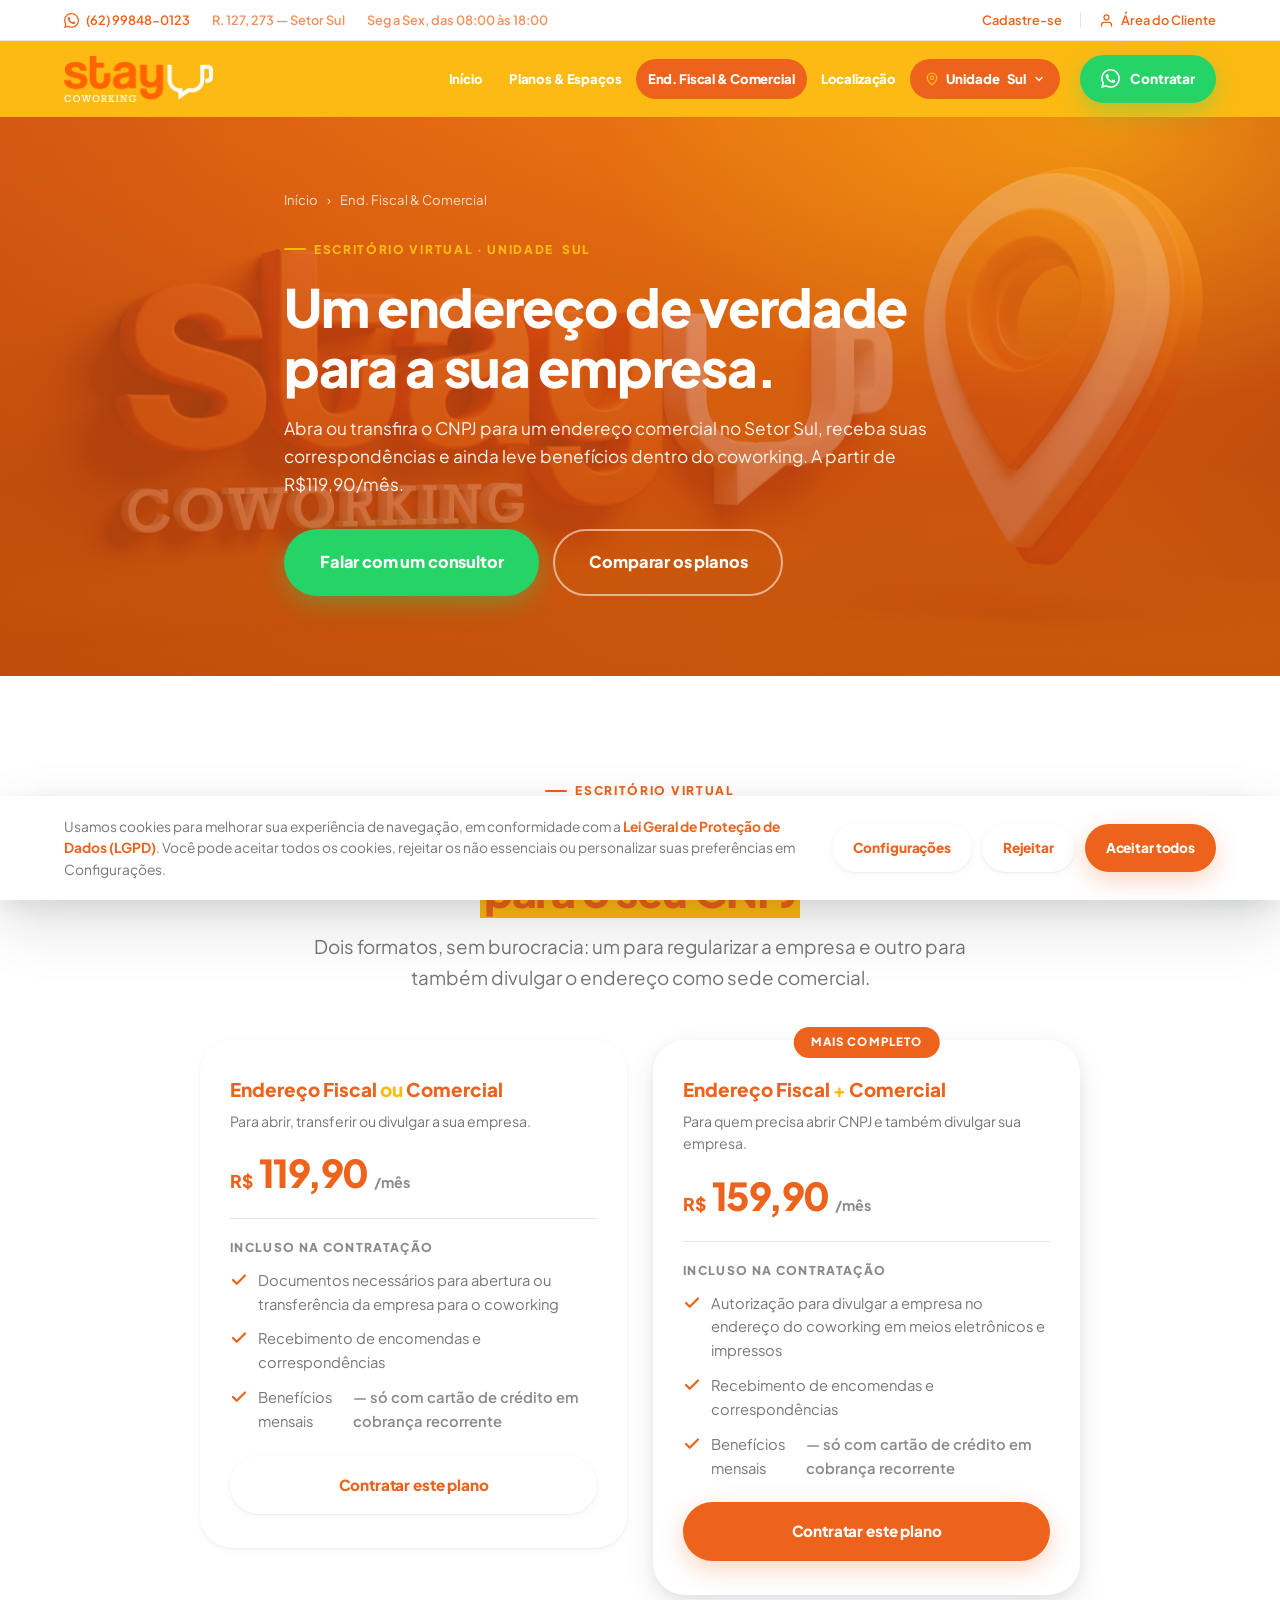
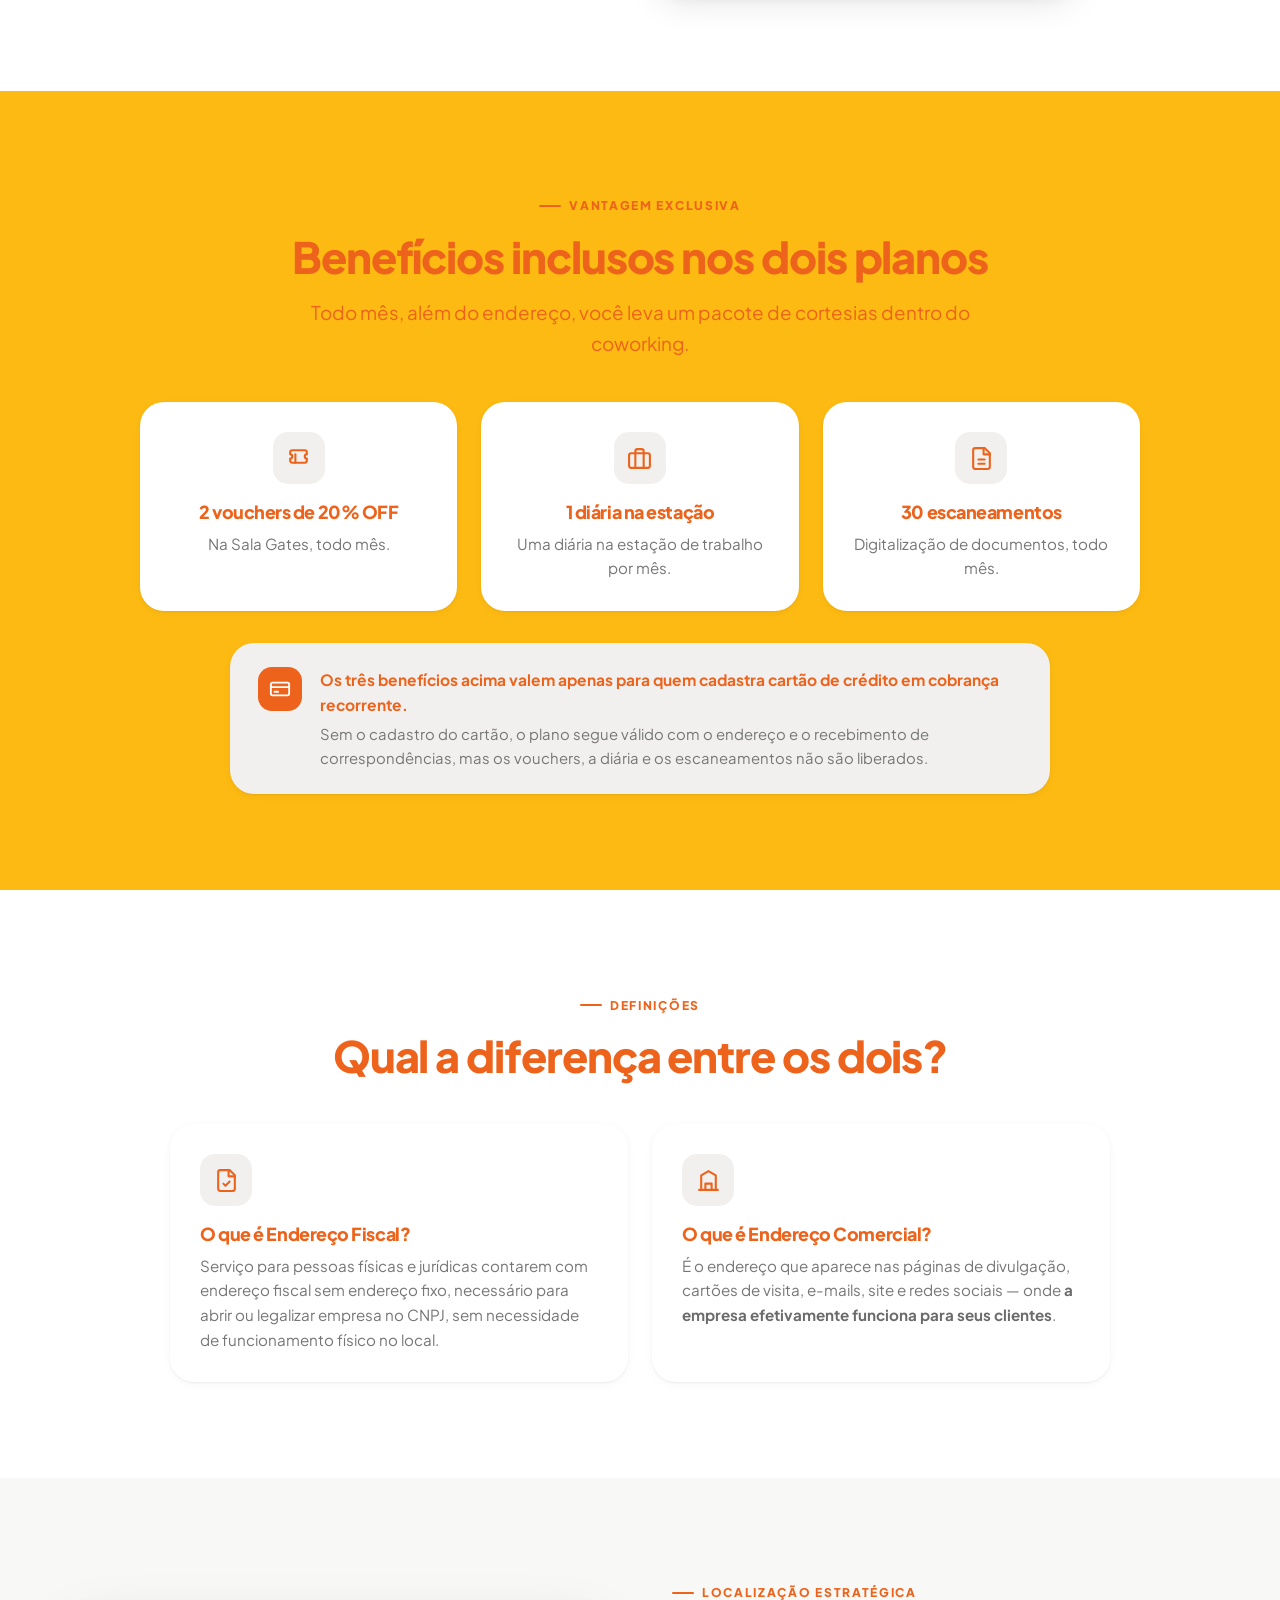
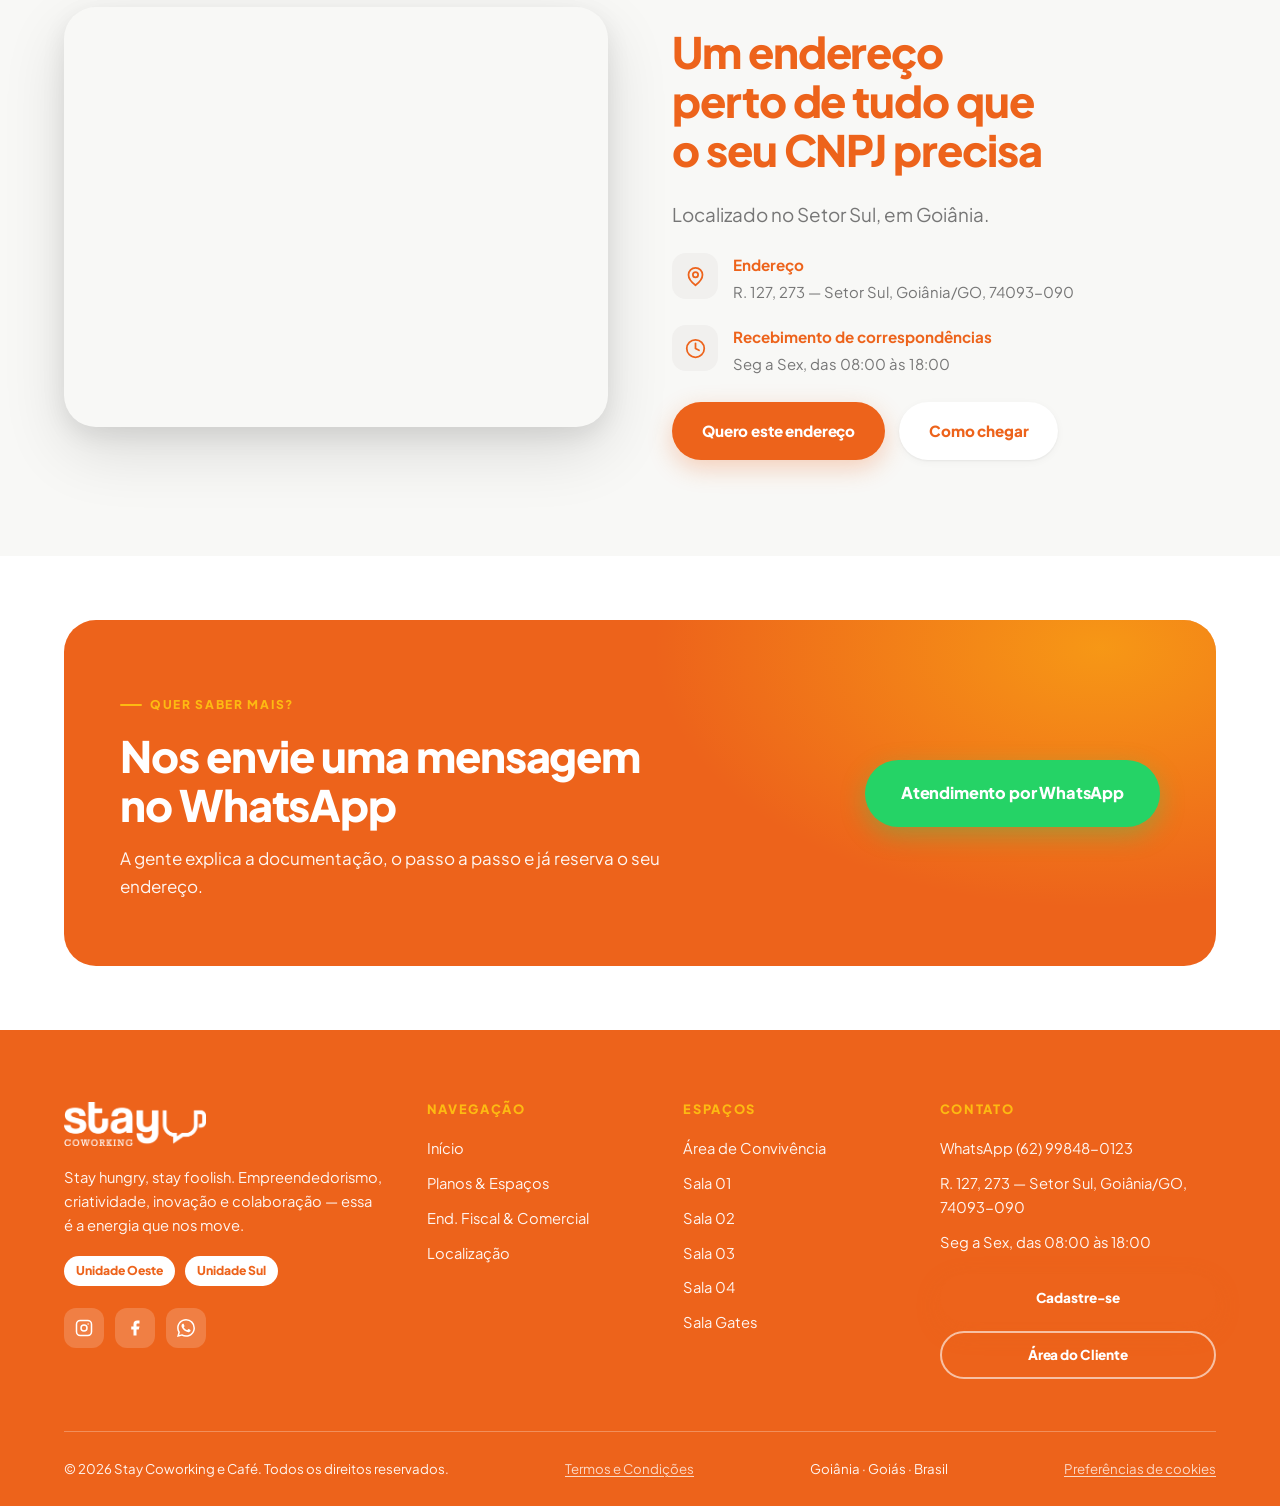
<file: sul/endereco-fiscal.html>
<!DOCTYPE html>
<html lang="pt-BR">
<head>
<!-- Google Tag Manager -->
<script>(function(w,d,s,l,i){w[l]=w[l]||[];w[l].push({'gtm.start':
new Date().getTime(),event:'gtm.js'});var f=d.getElementsByTagName(s)[0],
j=d.createElement(s),dl=l!='dataLayer'?'&l='+l:'';j.async=true;j.src=
'https://www.googletagmanager.com/gtm.js?id='+i+dl;f.parentNode.insertBefore(j,f);
})(window,document,'script','dataLayer','GTM-WR3MW7B');</script>
<!-- End Google Tag Manager -->
<meta charset="UTF-8">
<meta name="viewport" content="width=device-width, initial-scale=1">
<title>Endereço Fiscal &amp; Comercial em Goiânia | Stay Coworking Sul</title>
<meta name="description" content="Endereço fiscal e comercial para o CNPJ da sua empresa no Setor Sul, Goiânia, a partir de R$119,90/mês. Documentação para abertura ou transferência, recebimento de correspondências e benefícios mensais.">
<meta name="theme-color" content="#FDBA12">

<link rel="icon" href="../assets/img/favicon.png">
<link rel="preconnect" href="https://fonts.googleapis.com">
<link rel="preconnect" href="https://fonts.gstatic.com" crossorigin>
<link href="https://fonts.googleapis.com/css2?family=Plus+Jakarta+Sans:wght@400;500;600;700;800&family=Quicksand:wght@700&display=swap" rel="stylesheet">
<link rel="stylesheet" href="../assets/css/style.css?v=3">
</head>
<body data-page="endereco-fiscal">
<!-- Google Tag Manager (noscript) -->
<noscript><iframe src="https://www.googletagmanager.com/ns.html?id=GTM-WR3MW7B"
height="0" width="0" style="display:none;visibility:hidden"></iframe></noscript>
<!-- End Google Tag Manager (noscript) -->

<!-- ================= TOPBAR ================= -->
<div class="topbar">
  <div class="container topbar__in">
    <div class="topbar__left">
      <a href="https://wa.me/5562991486262" data-unit-wa target="_blank" rel="noopener">
        <svg viewBox="0 0 24 24" fill="currentColor"><path d="M17.472 14.382c-.297-.149-1.758-.867-2.03-.967-.273-.099-.471-.148-.67.15-.197.297-.767.966-.94 1.164-.173.199-.347.223-.644.075-.297-.15-1.255-.463-2.39-1.475-.883-.788-1.48-1.761-1.653-2.059-.173-.297-.018-.458.13-.606.134-.133.298-.347.446-.52.149-.174.198-.298.298-.497.099-.198.05-.371-.025-.52-.075-.149-.669-1.612-.916-2.207-.242-.579-.487-.5-.669-.51-.173-.008-.371-.01-.57-.01-.198 0-.52.074-.792.372-.272.297-1.04 1.016-1.04 2.479 0 1.462 1.065 2.875 1.213 3.074.149.198 2.096 3.2 5.077 4.487.709.306 1.262.489 1.694.625.712.227 1.36.195 1.871.118.571-.085 1.758-.719 2.006-1.413.248-.694.248-1.289.173-1.413-.074-.124-.272-.198-.57-.347m-5.421 7.403h-.004a9.87 9.87 0 0 1-5.031-1.378l-.361-.214-3.741.982.998-3.648-.235-.374a9.86 9.86 0 0 1-1.51-5.26c.001-5.45 4.436-9.884 9.888-9.884 2.64 0 5.122 1.03 6.988 2.898a9.825 9.825 0 0 1 2.893 6.994c-.003 5.45-4.437 9.884-9.885 9.884m8.413-18.297A11.815 11.815 0 0 0 12.05 0C5.495 0 .16 5.335.157 11.892c0 2.096.547 4.142 1.588 5.945L.057 24l6.305-1.654a11.882 11.882 0 0 0 5.683 1.448h.005c6.554 0 11.89-5.335 11.893-11.893a11.821 11.821 0 0 0-3.48-8.413Z"/></svg>
        <span data-unit-text="whatsappLabel">(62) 99148-6262</span>
      </a>
      <span class="topbar-hide" style="opacity:.7"><span data-unit-text="enderecoCurto">Setor Sul</span></span>
      <span class="topbar-hide" style="opacity:.7"><span data-unit-text="horario">Seg a Sex, das 08:00 às 18:00</span></span>
    </div>

    <div class="topbar__right">
      <a href="https://stay.conexa.app/index.php?r=site/cadastroPublico" target="_blank" rel="noopener">Cadastre-se</a>
      <span class="topbar__sep"></span>
      <a href="https://stay.conexa.app/" target="_blank" rel="noopener">
        <svg viewBox="0 0 24 24" fill="none" stroke="currentColor" stroke-width="2" stroke-linecap="round" stroke-linejoin="round"><path d="M20 21v-2a4 4 0 0 0-4-4H8a4 4 0 0 0-4 4v2"/><circle cx="12" cy="7" r="4"/></svg>
        Área do Cliente
      </a>
    </div>
  </div>
</div>

<!-- ================= HEADER ================= -->
<header class="header">
  <div class="container header__in">
    <a href="index.html" class="brand" aria-label="Stay Coworking — página inicial">
      <img class="brand__logo" src="../assets/img/logo-stay.png" alt="Stay Coworking e Café">
    </a>

    <nav class="nav">
      <a href="index.html">Início</a>
      <a href="espacos.html">Planos &amp; Espaços</a>
      <a href="endereco-fiscal.html" class="is-current">End. Fiscal &amp; Comercial</a>
      <a href="index.html#localizacao">Localização</a>

      <div class="unit">
        <button class="unit__btn" aria-expanded="false" aria-haspopup="true">
          <svg class="pin" viewBox="0 0 24 24" fill="none" stroke="currentColor" stroke-width="2.2" stroke-linecap="round" stroke-linejoin="round"><path d="M20 10c0 6-8 12-8 12s-8-6-8-12a8 8 0 0 1 16 0Z"/><circle cx="12" cy="10" r="3"/></svg>
          Unidade <span data-unit-current>Sul</span>
          <svg class="caret" viewBox="0 0 24 24" fill="none" stroke="currentColor" stroke-width="2.5" stroke-linecap="round"><path d="M6 9l6 6 6-6"/></svg>
        </button>

        <div class="unit__menu" role="menu">
          <div class="unit__menu-title">Escolha a unidade que quer acessar</div>
          <button class="unit__opt" data-unit-id="oeste" role="menuitem">
            <span class="unit__opt-ico"><svg viewBox="0 0 24 24" fill="none" stroke="currentColor" stroke-width="2" stroke-linecap="round" stroke-linejoin="round"><path d="M3 21h18M5 21V7l7-4 7 4v14M9 21v-5h6v5"/></svg></span>
            <span>
              <span class="unit__opt-name">Stay Oeste</span>
              <span class="unit__opt-desc">Rua 22, nº 431 — Setor Oeste, Goiânia. Estações, salas de reunião e endereço fiscal.</span>
            </span>
          </button>
          <button class="unit__opt is-active" data-unit-id="sul" role="menuitem">
            <span class="unit__opt-ico"><svg viewBox="0 0 24 24" fill="none" stroke="currentColor" stroke-width="2" stroke-linecap="round" stroke-linejoin="round"><path d="M3 21h18M5 21V7l7-4 7 4v14M9 21v-5h6v5"/></svg></span>
            <span>
              <span class="unit__opt-name">Stay Sul</span>
              <span class="unit__opt-desc">Setor Sul, Goiânia. Salas privativas e Sala Gates para reunião.</span>
            </span>
            <svg class="unit__check" viewBox="0 0 24 24" fill="none" stroke="currentColor" stroke-width="3" stroke-linecap="round" stroke-linejoin="round"><path d="M20 6 9 17l-5-5"/></svg>
          </button>
        </div>
      </div>
    </nav>

    <div class="header__cta">
      <a href="https://wa.me/5562991486262" data-unit-wa data-wa-msg="Olá! Quero contratar o endereço fiscal/comercial da Stay Coworking Sul." target="_blank" rel="noopener" class="btn btn--wa btn--sm">
        <svg viewBox="0 0 24 24" fill="currentColor"><path d="M17.472 14.382c-.297-.149-1.758-.867-2.03-.967-.273-.099-.471-.148-.67.15-.197.297-.767.966-.94 1.164-.173.199-.347.223-.644.075-.297-.15-1.255-.463-2.39-1.475-.883-.788-1.48-1.761-1.653-2.059-.173-.297-.018-.458.13-.606.134-.133.298-.347.446-.52.149-.174.198-.298.298-.497.099-.198.05-.371-.025-.52-.075-.149-.669-1.612-.916-2.207-.242-.579-.487-.5-.669-.51-.173-.008-.371-.01-.57-.01-.198 0-.52.074-.792.372-.272.297-1.04 1.016-1.04 2.479 0 1.462 1.065 2.875 1.213 3.074.149.198 2.096 3.2 5.077 4.487.709.306 1.262.489 1.694.625.712.227 1.36.195 1.871.118.571-.085 1.758-.719 2.006-1.413.248-.694.248-1.289.173-1.413-.074-.124-.272-.198-.57-.347m-5.421 7.403h-.004a9.87 9.87 0 0 1-5.031-1.378l-.361-.214-3.741.982.998-3.648-.235-.374a9.86 9.86 0 0 1-1.51-5.26c.001-5.45 4.436-9.884 9.888-9.884 2.64 0 5.122 1.03 6.988 2.898a9.825 9.825 0 0 1 2.893 6.994c-.003 5.45-4.437 9.884-9.885 9.884m8.413-18.297A11.815 11.815 0 0 0 12.05 0C5.495 0 .16 5.335.157 11.892c0 2.096.547 4.142 1.588 5.945L.057 24l6.305-1.654a11.882 11.882 0 0 0 5.683 1.448h.005c6.554 0 11.89-5.335 11.893-11.893a11.821 11.821 0 0 0-3.48-8.413Z"/></svg>
        Contratar
      </a>
      <button class="burger" aria-label="Abrir menu" aria-expanded="false"><span></span></button>
    </div>
  </div>
</header>

<!-- ================= MENU MOBILE ================= -->
<div class="mobile-nav">
  <a href="index.html">Início</a>
  <a href="espacos.html">Planos &amp; Espaços</a>
  <a href="endereco-fiscal.html">End. Fiscal &amp; Comercial</a>
  <a href="index.html#localizacao">Localização</a>
  <a href="https://stay.conexa.app/index.php?r=site/cadastroPublico" target="_blank" rel="noopener">Cadastre-se</a>
  <a href="https://stay.conexa.app/" target="_blank" rel="noopener">Área do Cliente</a>

  <div class="unit">
    <button class="unit__btn" aria-expanded="false" aria-haspopup="true">
      <svg class="pin" viewBox="0 0 24 24" fill="none" stroke="currentColor" stroke-width="2.2" stroke-linecap="round" stroke-linejoin="round"><path d="M20 10c0 6-8 12-8 12s-8-6-8-12a8 8 0 0 1 16 0Z"/><circle cx="12" cy="10" r="3"/></svg>
      Unidade <span data-unit-current>Sul</span>
      <svg class="caret" viewBox="0 0 24 24" fill="none" stroke="currentColor" stroke-width="2.5" stroke-linecap="round"><path d="M6 9l6 6 6-6"/></svg>
    </button>
    <div class="unit__menu" role="menu">
      <div class="unit__menu-title">Escolha a unidade que quer acessar</div>
      <button class="unit__opt" data-unit-id="oeste" role="menuitem">
        <span class="unit__opt-ico"><svg viewBox="0 0 24 24" fill="none" stroke="currentColor" stroke-width="2" stroke-linecap="round" stroke-linejoin="round"><path d="M3 21h18M5 21V7l7-4 7 4v14M9 21v-5h6v5"/></svg></span>
        <span>
          <span class="unit__opt-name">Stay Oeste</span>
          <span class="unit__opt-desc">Rua 22, nº 431 — Setor Oeste, Goiânia.</span>
        </span>
      </button>
      <button class="unit__opt is-active" data-unit-id="sul" role="menuitem">
        <span class="unit__opt-ico"><svg viewBox="0 0 24 24" fill="none" stroke="currentColor" stroke-width="2" stroke-linecap="round" stroke-linejoin="round"><path d="M3 21h18M5 21V7l7-4 7 4v14M9 21v-5h6v5"/></svg></span>
        <span>
          <span class="unit__opt-name">Stay Sul</span>
          <span class="unit__opt-desc">Setor Sul, Goiânia.</span>
        </span>
        <svg class="unit__check" viewBox="0 0 24 24" fill="none" stroke="currentColor" stroke-width="3" stroke-linecap="round" stroke-linejoin="round"><path d="M20 6 9 17l-5-5"/></svg>
      </button>
    </div>
  </div>

  <a href="https://wa.me/5562991486262" data-unit-wa target="_blank" rel="noopener" class="btn btn--whats btn--block">Atendimento por WhatsApp</a>
</div>

<main>

<section class="phero phero--ef">
  <div class="container phero__in">
    <div class="crumbs"><a href="index.html">Início</a> › <span>End. Fiscal &amp; Comercial</span></div>
    <span class="eyebrow">Escritório Virtual · Unidade <span data-unit-current>Sul</span></span>
    <h1 class="h1">Um endereço de verdade<br>para a sua empresa.</h1>
    <p>Abra ou transfira o CNPJ para um endereço comercial no Setor Sul, receba suas correspondências e ainda leve benefícios dentro do coworking. A partir de R$119,90/mês.</p>
    <div class="btn-row" style="margin-top:30px">
      <a href="https://wa.me/5562991486262" data-unit-wa data-wa-msg="Olá! Quero contratar o endereço fiscal/comercial da Stay Coworking Sul." target="_blank" rel="noopener" class="btn btn--whats btn--lg">Falar com um consultor</a>
      <a href="#planos" class="btn btn--outline-light btn--lg">Comparar os planos</a>
    </div>
  </div>
</section>

<!-- ================= PLANOS ================= -->
<section class="section" id="planos">
  <div class="container">
    <div class="section-head center stack-sm reveal" style="margin-bottom:48px">
      <span class="eyebrow">Escritório Virtual</span>
      <h2 class="h2">Escolha o plano ideal <span class="hl-mark">para o seu CNPJ</span></h2>
      <p class="lead">Dois formatos, sem burocracia: um para regularizar a empresa e outro para também divulgar o endereço como sede comercial.</p>
    </div>

    <div class="plans" style="grid-template-columns:repeat(2,1fr);max-width:880px;margin-inline:auto">

      <article class="plan reveal">
        <div>
          <div class="plan__name">Endereço Fiscal <span class="hl">ou</span> Comercial</div>
          <p class="plan__desc">Para abrir, transferir ou divulgar a sua empresa.</p>
        </div>
        <div class="plan__price"><span class="cur">R$</span><b>119,90</b><span class="per">/mês</span></div>
        <div class="plan__hr"></div>

        <div>
          <h4 class="h4" style="font-size:.76rem;letter-spacing:.11em;text-transform:uppercase;color:var(--muted);margin-bottom:14px">Incluso na contratação</h4>
          <ul class="plan__list">
            <li><svg viewBox="0 0 24 24" fill="none" stroke="currentColor" stroke-width="3" stroke-linecap="round" stroke-linejoin="round"><path d="M20 6 9 17l-5-5"/></svg> Documentos necessários para abertura ou transferência da empresa para o coworking</li>
            <li><svg viewBox="0 0 24 24" fill="none" stroke="currentColor" stroke-width="3" stroke-linecap="round" stroke-linejoin="round"><path d="M20 6 9 17l-5-5"/></svg> Recebimento de encomendas e correspondências</li>
            <li><svg viewBox="0 0 24 24" fill="none" stroke="currentColor" stroke-width="3" stroke-linecap="round" stroke-linejoin="round"><path d="M20 6 9 17l-5-5"/></svg> Benefícios mensais <span class="cond">— só com cartão de crédito em cobrança recorrente</span></li>
          </ul>
        </div>

        <a href="https://wa.me/5562991486262" data-unit-wa data-wa-msg="Olá! Quero contratar o plano Endereço Fiscal ou Comercial (R$119,90/mês)." target="_blank" rel="noopener" class="btn btn--ghost btn--block">Contratar este plano</a>
      </article>

      <article class="plan plan--featured reveal">
        <span class="badge-pop">Mais completo</span>
        <div>
          <div class="plan__name">Endereço Fiscal <span class="hl">+</span> Comercial</div>
          <p class="plan__desc">Para quem precisa abrir CNPJ e também divulgar sua empresa.</p>
        </div>
        <div class="plan__price"><span class="cur">R$</span><b>159,90</b><span class="per">/mês</span></div>
        <div class="plan__hr"></div>

        <div>
          <h4 class="h4" style="font-size:.76rem;letter-spacing:.11em;text-transform:uppercase;color:var(--muted);margin-bottom:14px">Incluso na contratação</h4>
          <ul class="plan__list">
            <li><svg viewBox="0 0 24 24" fill="none" stroke="currentColor" stroke-width="3" stroke-linecap="round" stroke-linejoin="round"><path d="M20 6 9 17l-5-5"/></svg> Autorização para divulgar a empresa no endereço do coworking em meios eletrônicos e impressos</li>
            <li><svg viewBox="0 0 24 24" fill="none" stroke="currentColor" stroke-width="3" stroke-linecap="round" stroke-linejoin="round"><path d="M20 6 9 17l-5-5"/></svg> Recebimento de encomendas e correspondências</li>
            <li><svg viewBox="0 0 24 24" fill="none" stroke="currentColor" stroke-width="3" stroke-linecap="round" stroke-linejoin="round"><path d="M20 6 9 17l-5-5"/></svg> Benefícios mensais <span class="cond">— só com cartão de crédito em cobrança recorrente</span></li>
          </ul>
        </div>

        <a href="https://wa.me/5562991486262" data-unit-wa data-wa-msg="Olá! Quero contratar o plano Endereço Fiscal + Comercial (R$159,90/mês)." target="_blank" rel="noopener" class="btn btn--primary btn--block">Contratar este plano</a>
      </article>

    </div>
  </div>
</section>

<!-- ================= BENEFÍCIOS ================= -->
<section class="section section--accent">
  <div class="container">
    <div class="section-head center stack-sm reveal" style="margin-bottom:44px">
      <span class="eyebrow">Vantagem exclusiva</span>
      <h2 class="h2">Benefícios inclusos nos dois planos</h2>
      <p class="lead">Todo mês, além do endereço, você leva um pacote de cortesias dentro do coworking.</p>
    </div>

    <div class="grid g-3" style="max-width:1000px;margin-inline:auto">
      <article class="card center reveal">
        <div class="card__ico" style="margin-inline:auto"><svg viewBox="0 0 24 24" fill="none" stroke="currentColor" stroke-width="2" stroke-linecap="round" stroke-linejoin="round"><path d="M4 8V6a2 2 0 0 1 2-2h12a2 2 0 0 1 2 2v2a2 2 0 0 0 0 4v2a2 2 0 0 1-2 2H6a2 2 0 0 1-2-2v-2a2 2 0 0 0 0-4Z"/><path d="M9 8v8"/></svg></div>
        <h3>2 vouchers de 20% OFF</h3>
        <p>Na Sala Gates, todo mês.</p>
      </article>

      <article class="card center reveal">
        <div class="card__ico" style="margin-inline:auto"><svg viewBox="0 0 24 24" fill="none" stroke="currentColor" stroke-width="2" stroke-linecap="round" stroke-linejoin="round"><rect x="2" y="7" width="20" height="14" rx="2"/><path d="M16 21V5a2 2 0 0 0-2-2h-4a2 2 0 0 0-2 2v16"/></svg></div>
        <h3>1 diária na estação</h3>
        <p>Uma diária na estação de trabalho por mês.</p>
      </article>

      <article class="card center reveal">
        <div class="card__ico" style="margin-inline:auto"><svg viewBox="0 0 24 24" fill="none" stroke="currentColor" stroke-width="2" stroke-linecap="round" stroke-linejoin="round"><path d="M6 2h9l5 5v13a2 2 0 0 1-2 2H6a2 2 0 0 1-2-2V4a2 2 0 0 1 2-2Z"/><path d="M14 2v6h6M9 13h6M9 17h6"/></svg></div>
        <h3>30 escaneamentos</h3>
        <p>Digitalização de documentos, todo mês.</p>
      </article>
    </div>

    <div class="aviso reveal">
      <span class="aviso__ico">
        <svg viewBox="0 0 24 24" fill="none" stroke="currentColor" stroke-width="2" stroke-linecap="round" stroke-linejoin="round"><rect x="2" y="5" width="20" height="14" rx="2"/><path d="M2 10h20M6 15h4"/></svg>
      </span>
      <p>
        <b>Os três benefícios acima valem apenas para quem cadastra cartão de crédito em cobrança recorrente.</b>
        Sem o cadastro do cartão, o plano segue válido com o endereço e o recebimento de correspondências,
        mas os vouchers, a diária e os escaneamentos não são liberados.
      </p>
    </div>
  </div>
</section>

<!-- ================= DEFINIÇÕES ================= -->
<section class="section">
  <div class="container">
    <div class="section-head center stack-sm reveal" style="margin-bottom:44px">
      <span class="eyebrow">Definições</span>
      <h2 class="h2">Qual a diferença entre os dois?</h2>
    </div>

    <div class="grid g-2" style="max-width:940px;margin-inline:auto">
      <article class="card reveal">
        <div class="card__ico"><svg viewBox="0 0 24 24" fill="none" stroke="currentColor" stroke-width="2" stroke-linecap="round" stroke-linejoin="round"><path d="M6 2h9l5 5v13a2 2 0 0 1-2 2H6a2 2 0 0 1-2-2V4a2 2 0 0 1 2-2Z"/><path d="M14 2v6h6"/><path d="m9 15 2 2 4-4"/></svg></div>
        <h3>O que é Endereço Fiscal?</h3>
        <p>Serviço para pessoas físicas e jurídicas contarem com endereço fiscal sem endereço fixo, necessário para abrir ou legalizar empresa no CNPJ, sem necessidade de funcionamento físico no local.</p>
      </article>

      <article class="card reveal">
        <div class="card__ico"><svg viewBox="0 0 24 24" fill="none" stroke="currentColor" stroke-width="2" stroke-linecap="round" stroke-linejoin="round"><path d="M3 21h18M5 21V7l7-4 7 4v14M9 21v-6h6v6"/></svg></div>
        <h3>O que é Endereço Comercial?</h3>
        <p>É o endereço que aparece nas páginas de divulgação, cartões de visita, e-mails, site e redes sociais — onde <b>a empresa efetivamente funciona para seus clientes</b>.</p>
      </article>
    </div>
  </div>
</section>

<!-- ================= LOCALIZAÇÃO ================= -->
<section class="section section--alt">
  <div class="container split">
    <div class="split__media reveal">
      <div class="map-wrap">
        <iframe data-unit-map src="https://www.google.com/maps?q=Setor+Sul,+Goi%C3%A2nia+-+GO&output=embed" loading="lazy" title="Mapa da unidade Stay Coworking Sul" referrerpolicy="no-referrer-when-downgrade"></iframe>
      </div>
    </div>

    <div class="stack reveal">
      <span class="eyebrow">Localização estratégica</span>
      <h2 class="h2">Um endereço perto de tudo que o seu CNPJ precisa</h2>
      <p class="lead">Localizado no <span data-unit-text="bairro">Setor Sul</span>, em Goiânia.</p>

      <ul class="info-list">
        <li>
          <span class="ico"><svg viewBox="0 0 24 24" fill="none" stroke="currentColor" stroke-width="2" stroke-linecap="round" stroke-linejoin="round"><path d="M20 10c0 6-8 12-8 12s-8-6-8-12a8 8 0 0 1 16 0Z"/><circle cx="12" cy="10" r="3"/></svg></span>
          <div><b>Endereço</b><span data-unit-text="endereco">Setor Sul, Goiânia/GO</span></div>
        </li>
        <li>
          <span class="ico"><svg viewBox="0 0 24 24" fill="none" stroke="currentColor" stroke-width="2" stroke-linecap="round" stroke-linejoin="round"><circle cx="12" cy="12" r="10"/><path d="M12 6v6l4 2"/></svg></span>
          <div><b>Recebimento de correspondências</b><span data-unit-text="horario">Seg a Sex, das 08:00 às 18:00</span></div>
        </li>
      </ul>

      <div class="btn-row">
        <a href="https://wa.me/5562991486262" data-unit-wa data-wa-msg="Olá! Quero contratar o endereço fiscal/comercial da Stay Coworking Sul." target="_blank" rel="noopener" class="btn btn--primary">Quero este endereço</a>
        <a href="https://www.google.com/maps/search/?api=1&query=Setor+Sul,+Goi%C3%A2nia+-+GO" data-unit-maplink target="_blank" rel="noopener" class="btn btn--ghost">Como chegar</a>
      </div>
    </div>
  </div>
</section>

<!-- ================= CTA ================= -->
<section class="section--tight">
  <div class="container">
    <div class="cta reveal">
      <div class="cta__in">
        <div>
          <span class="eyebrow" style="color:var(--accent)">Quer saber mais?</span>
          <h2 class="h2" style="margin-top:16px">Nos envie uma mensagem<br>no WhatsApp</h2>
          <p style="margin-top:14px">A gente explica a documentação, o passo a passo e já reserva o seu endereço.</p>
        </div>
        <div class="btn-row" style="justify-content:flex-end">
          <a href="https://wa.me/5562991486262" data-unit-wa target="_blank" rel="noopener" class="btn btn--whats btn--lg">Atendimento por WhatsApp</a>
        </div>
      </div>
    </div>
  </div>
</section>

</main>

<!-- ================= FOOTER ================= -->
<footer class="footer">
  <div class="container">
    <div class="footer__grid">
      <div>
        <img class="footer__logo" src="../assets/img/logo-stay.png" alt="Stay Coworking e Café">
        <p>Stay hungry, stay foolish. Empreendedorismo, criatividade, inovação e colaboração — essa é a energia que nos move.</p>
        <div class="footer__units">
          <a href="../index.html" class="footer__unit">Unidade Oeste</a>
          <span class="footer__unit">Unidade Sul</span>
        </div>
        <div class="footer__social">
          <a href="https://instagram.com/staycoworking" target="_blank" rel="noopener" aria-label="Instagram"><svg viewBox="0 0 24 24" fill="none" stroke="currentColor" stroke-width="2"><rect x="2" y="2" width="20" height="20" rx="5"/><circle cx="12" cy="12" r="4"/><circle cx="17.5" cy="6.5" r="1" fill="currentColor" stroke="none"/></svg></a>
          <a href="https://facebook.com/staycoworking" target="_blank" rel="noopener" aria-label="Facebook"><svg viewBox="0 0 24 24" fill="currentColor"><path d="M18 2h-3a5 5 0 0 0-5 5v3H7v4h3v8h4v-8h3l1-4h-4V7a1 1 0 0 1 1-1h3Z"/></svg></a>
          <a href="https://wa.me/5562991486262" data-unit-wa target="_blank" rel="noopener" aria-label="WhatsApp"><svg viewBox="0 0 24 24" fill="currentColor"><path d="M17.472 14.382c-.297-.149-1.758-.867-2.03-.967-.273-.099-.471-.148-.67.15-.197.297-.767.966-.94 1.164-.173.199-.347.223-.644.075-.297-.15-1.255-.463-2.39-1.475-.883-.788-1.48-1.761-1.653-2.059-.173-.297-.018-.458.13-.606.134-.133.298-.347.446-.52.149-.174.198-.298.298-.497.099-.198.05-.371-.025-.52-.075-.149-.669-1.612-.916-2.207-.242-.579-.487-.5-.669-.51-.173-.008-.371-.01-.57-.01-.198 0-.52.074-.792.372-.272.297-1.04 1.016-1.04 2.479 0 1.462 1.065 2.875 1.213 3.074.149.198 2.096 3.2 5.077 4.487.709.306 1.262.489 1.694.625.712.227 1.36.195 1.871.118.571-.085 1.758-.719 2.006-1.413.248-.694.248-1.289.173-1.413-.074-.124-.272-.198-.57-.347m-5.421 7.403h-.004a9.87 9.87 0 0 1-5.031-1.378l-.361-.214-3.741.982.998-3.648-.235-.374a9.86 9.86 0 0 1-1.51-5.26c.001-5.45 4.436-9.884 9.888-9.884 2.64 0 5.122 1.03 6.988 2.898a9.825 9.825 0 0 1 2.893 6.994c-.003 5.45-4.437 9.884-9.885 9.884m8.413-18.297A11.815 11.815 0 0 0 12.05 0C5.495 0 .16 5.335.157 11.892c0 2.096.547 4.142 1.588 5.945L.057 24l6.305-1.654a11.882 11.882 0 0 0 5.683 1.448h.005c6.554 0 11.89-5.335 11.893-11.893a11.821 11.821 0 0 0-3.48-8.413Z"/></svg></a>
        </div>
      </div>

      <div>
        <h4>Navegação</h4>
        <ul class="footer__links">
          <li><a href="index.html">Início</a></li>
          <li><a href="espacos.html">Planos &amp; Espaços</a></li>
          <li><a href="endereco-fiscal.html">End. Fiscal &amp; Comercial</a></li>
          <li><a href="index.html#localizacao">Localização</a></li>
        </ul>
      </div>

      <div>
        <h4>Espaços</h4>
        <ul class="footer__links">
          <li><a href="espacos.html#area-de-convivencia">Área de Convivência</a></li>
          <li><a href="espacos.html#sala-01">Sala 01</a></li>
          <li><a href="espacos.html#sala-02">Sala 02</a></li>
          <li><a href="espacos.html#sala-03">Sala 03</a></li>
          <li><a href="espacos.html#sala-04">Sala 04</a></li>
          <li><a href="espacos.html#sala-gates">Sala Gates</a></li>
        </ul>
      </div>

      <div>
        <h4>Contato</h4>
        <ul class="footer__links">
          <li><a href="https://wa.me/5562991486262" data-unit-wa target="_blank" rel="noopener">WhatsApp <span data-unit-text="whatsappLabel">(62) 99148-6262</span></a></li>
          <li><span data-unit-text="endereco">Setor Sul, Goiânia/GO</span></li>
          <li><span data-unit-text="horario">Seg a Sex, das 08:00 às 18:00</span></li>
        </ul>
        <div style="margin-top:20px;display:grid;gap:9px">
          <a href="https://stay.conexa.app/index.php?r=site/cadastroPublico" target="_blank" rel="noopener" class="btn btn--primary btn--sm">Cadastre-se</a>
          <a href="https://stay.conexa.app/" target="_blank" rel="noopener" class="btn btn--outline-light btn--sm">Área do Cliente</a>
        </div>
      </div>
    </div>

    <div class="footer__bar">
      <span>© <span data-ano>2026</span> Stay Coworking e Café. Todos os direitos reservados.</span>
      <a href="../termos-e-condicoes.html" class="footer__cookie-link">Termos e Condições</a>
      <span>Goiânia · Goiás · Brasil</span>
    </div>
  </div>
</footer>

<a href="https://wa.me/5562991486262" data-unit-wa target="_blank" rel="noopener" class="wa-float" aria-label="Fale conosco pelo WhatsApp">
  <svg viewBox="0 0 24 24" fill="currentColor"><path d="M17.472 14.382c-.297-.149-1.758-.867-2.03-.967-.273-.099-.471-.148-.67.15-.197.297-.767.966-.94 1.164-.173.199-.347.223-.644.075-.297-.15-1.255-.463-2.39-1.475-.883-.788-1.48-1.761-1.653-2.059-.173-.297-.018-.458.13-.606.134-.133.298-.347.446-.52.149-.174.198-.298.298-.497.099-.198.05-.371-.025-.52-.075-.149-.669-1.612-.916-2.207-.242-.579-.487-.5-.669-.51-.173-.008-.371-.01-.57-.01-.198 0-.52.074-.792.372-.272.297-1.04 1.016-1.04 2.479 0 1.462 1.065 2.875 1.213 3.074.149.198 2.096 3.2 5.077 4.487.709.306 1.262.489 1.694.625.712.227 1.36.195 1.871.118.571-.085 1.758-.719 2.006-1.413.248-.694.248-1.289.173-1.413-.074-.124-.272-.198-.57-.347m-5.421 7.403h-.004a9.87 9.87 0 0 1-5.031-1.378l-.361-.214-3.741.982.998-3.648-.235-.374a9.86 9.86 0 0 1-1.51-5.26c.001-5.45 4.436-9.884 9.888-9.884 2.64 0 5.122 1.03 6.988 2.898a9.825 9.825 0 0 1 2.893 6.994c-.003 5.45-4.437 9.884-9.885 9.884m8.413-18.297A11.815 11.815 0 0 0 12.05 0C5.495 0 .16 5.335.157 11.892c0 2.096.547 4.142 1.588 5.945L.057 24l6.305-1.654a11.882 11.882 0 0 0 5.683 1.448h.005c6.554 0 11.89-5.335 11.893-11.893a11.821 11.821 0 0 0-3.48-8.413Z"/></svg>
</a>

<div class="mobile-bar">
  <a href="#planos" class="btn btn--ghost">Planos</a>
  <a href="https://wa.me/5562991486262" data-unit-wa target="_blank" rel="noopener" class="btn btn--whats">Contratar</a>
</div>

<script src="../assets/js/main.js?v=3"></script>
</body>
</html>
</file>
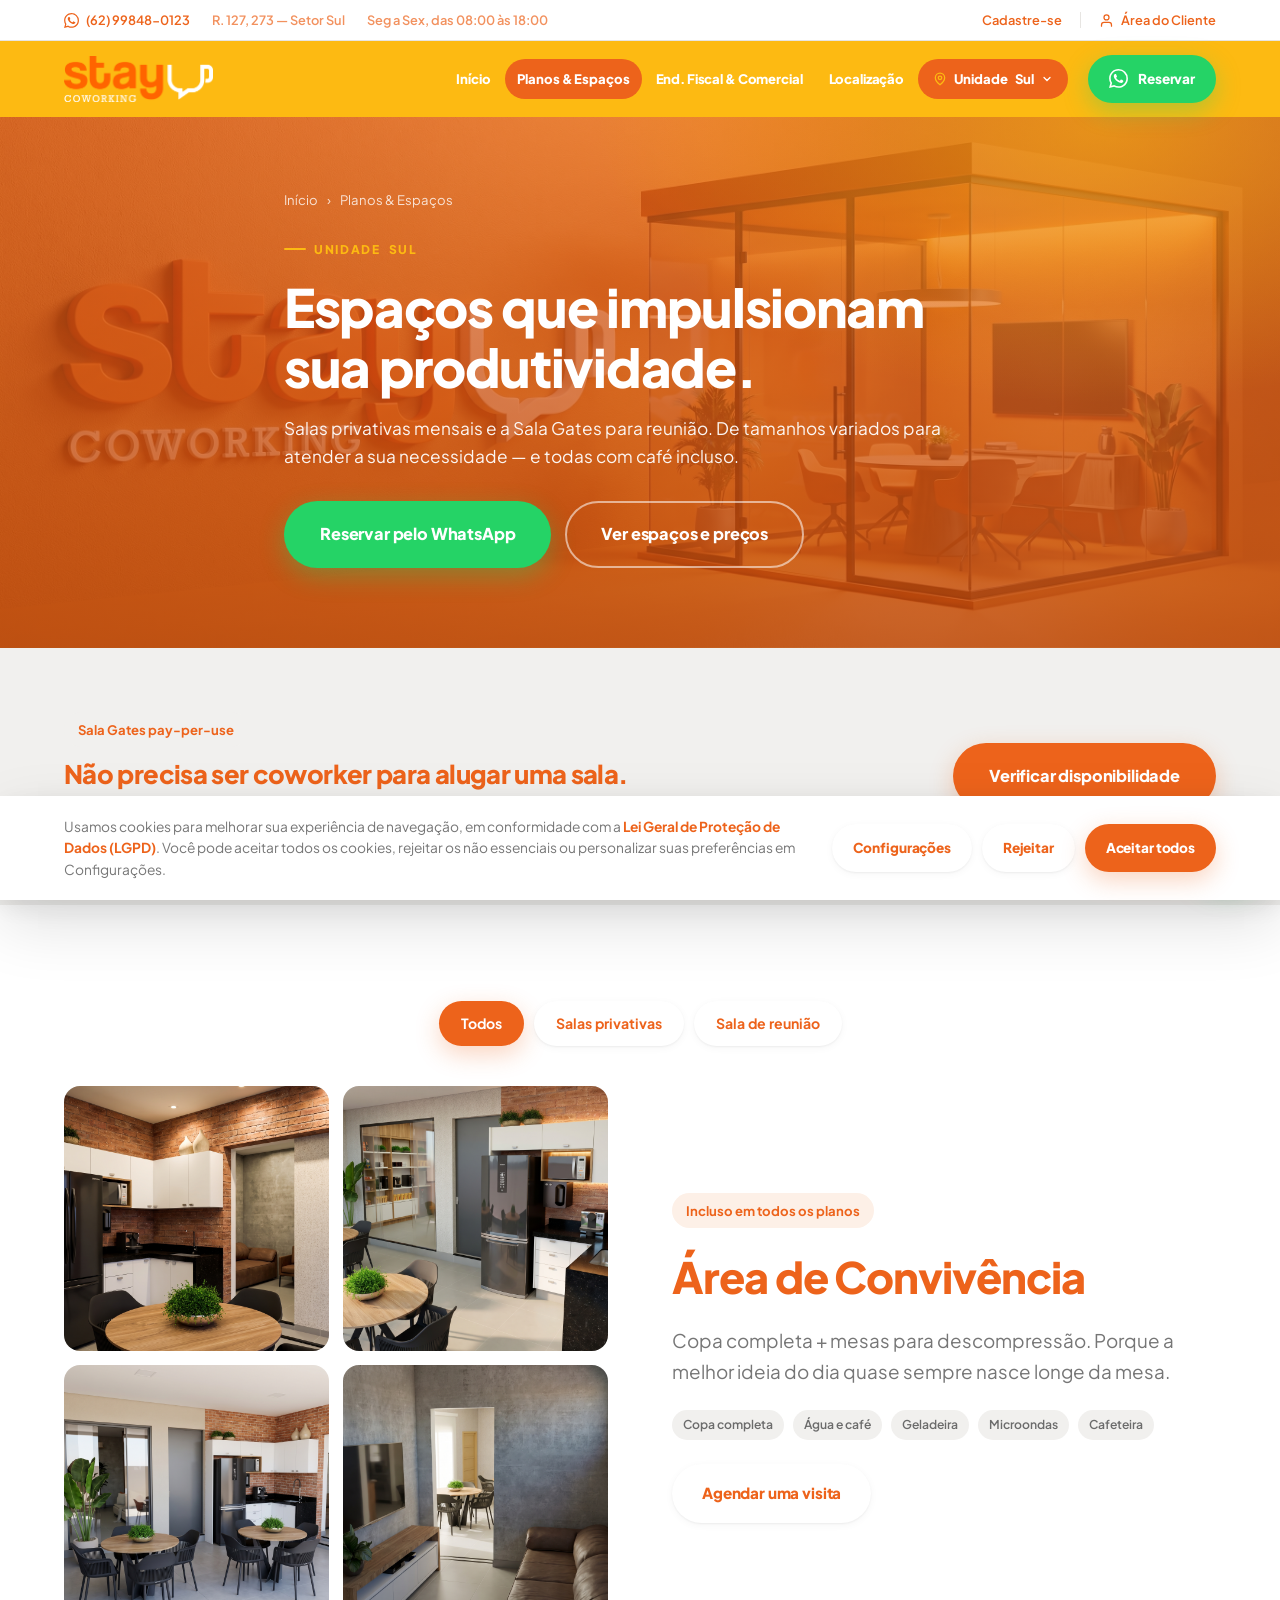
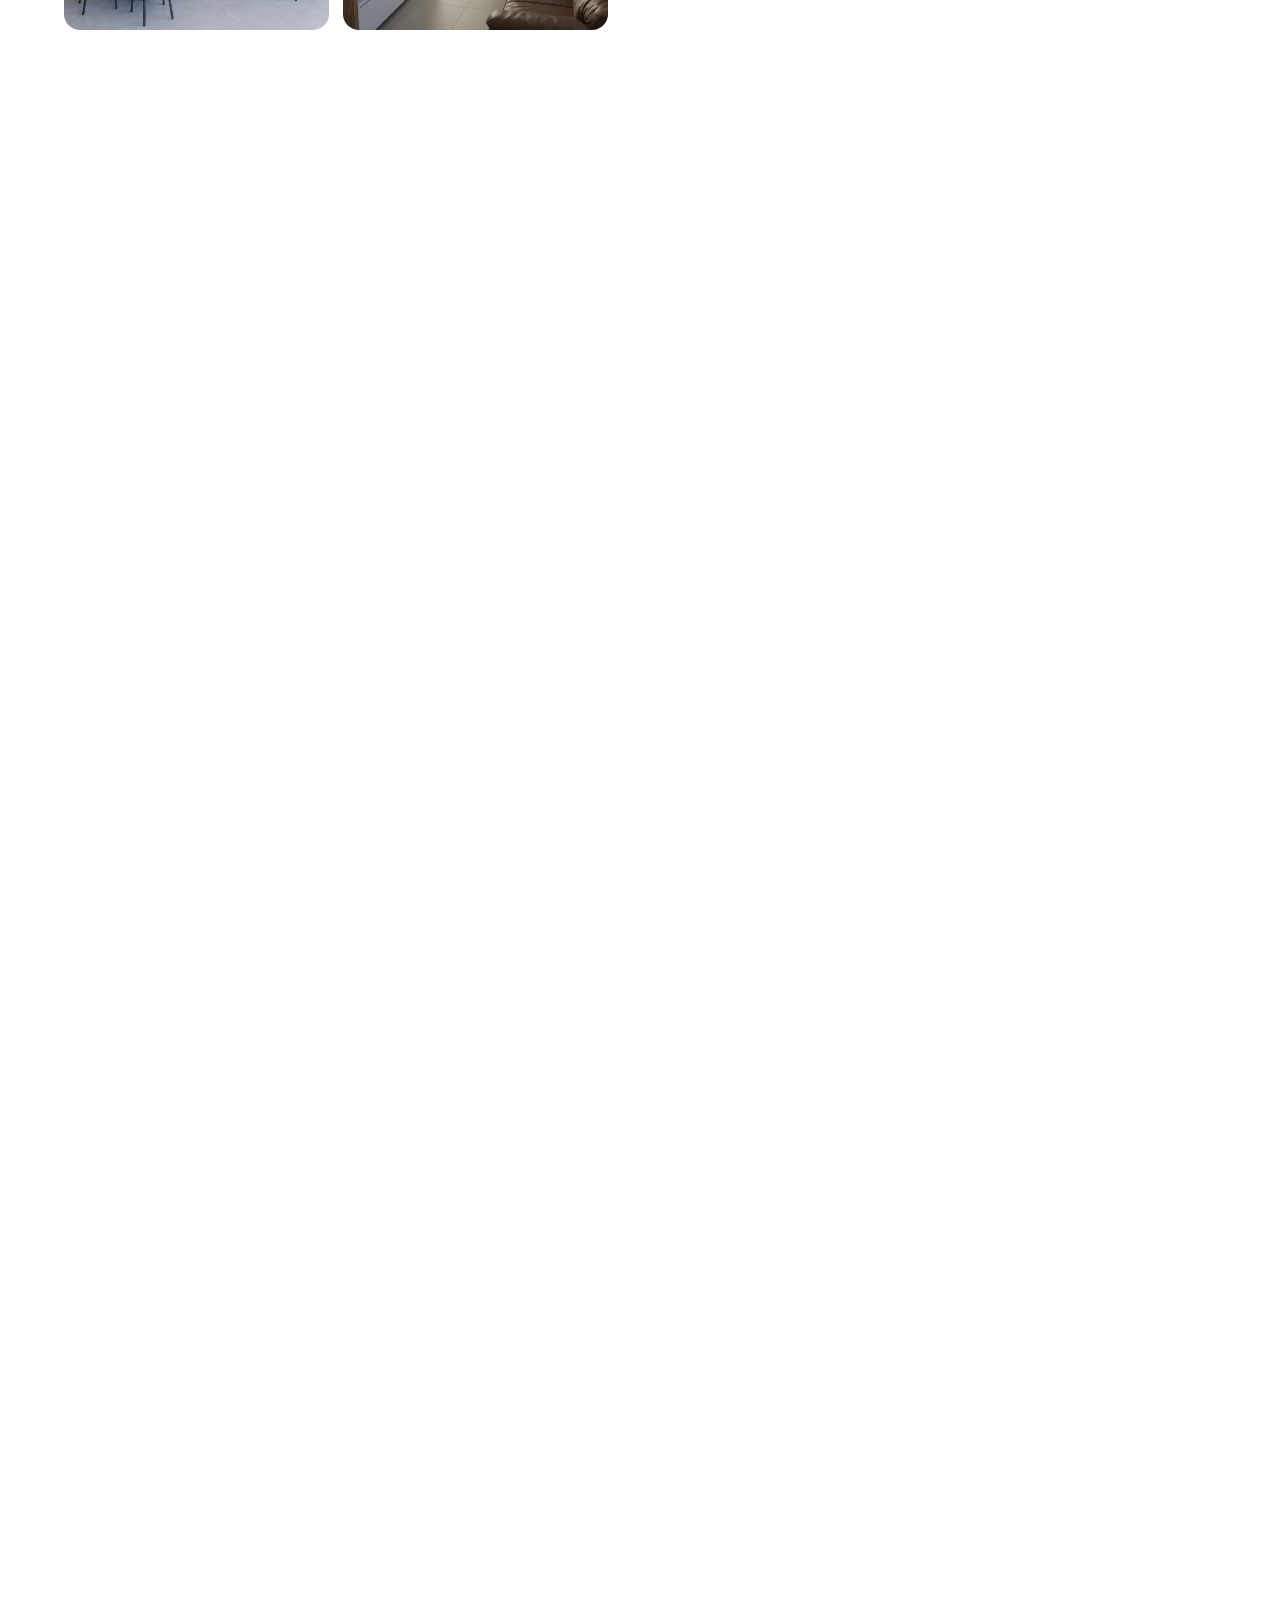
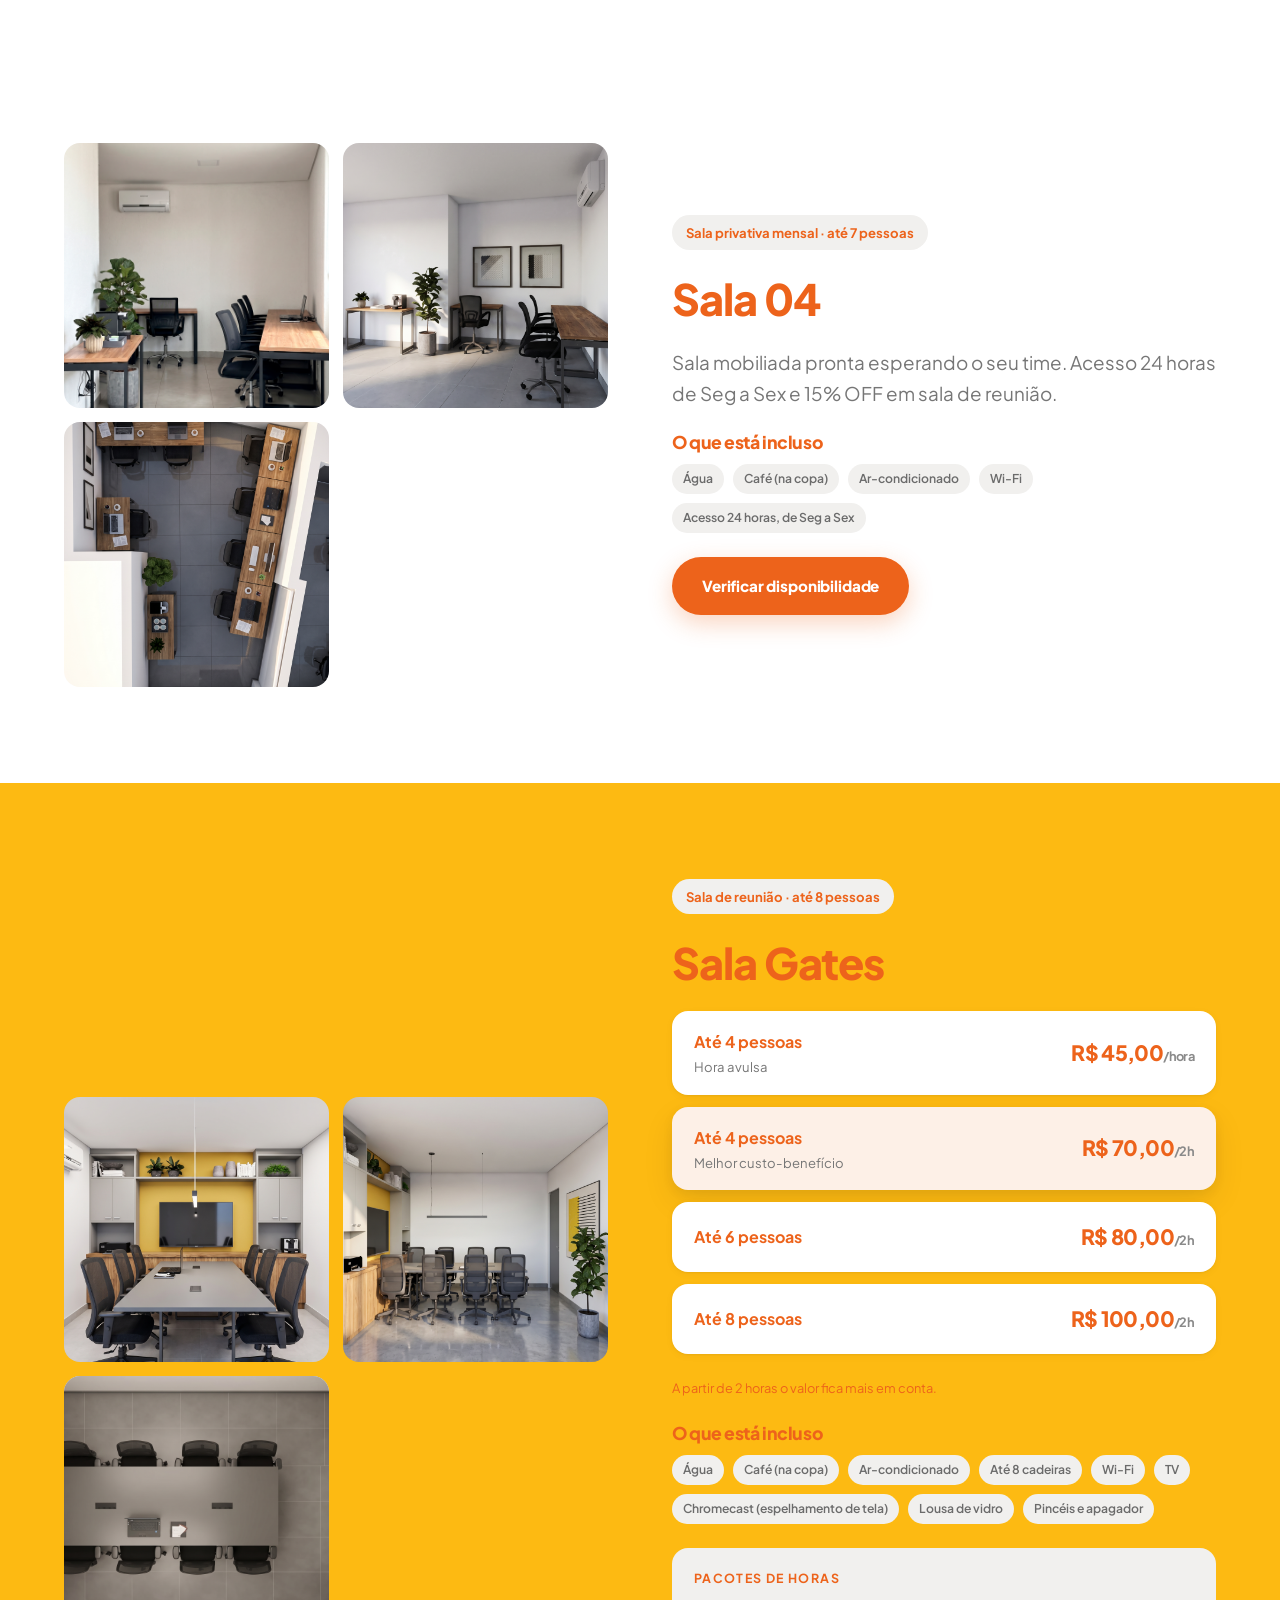
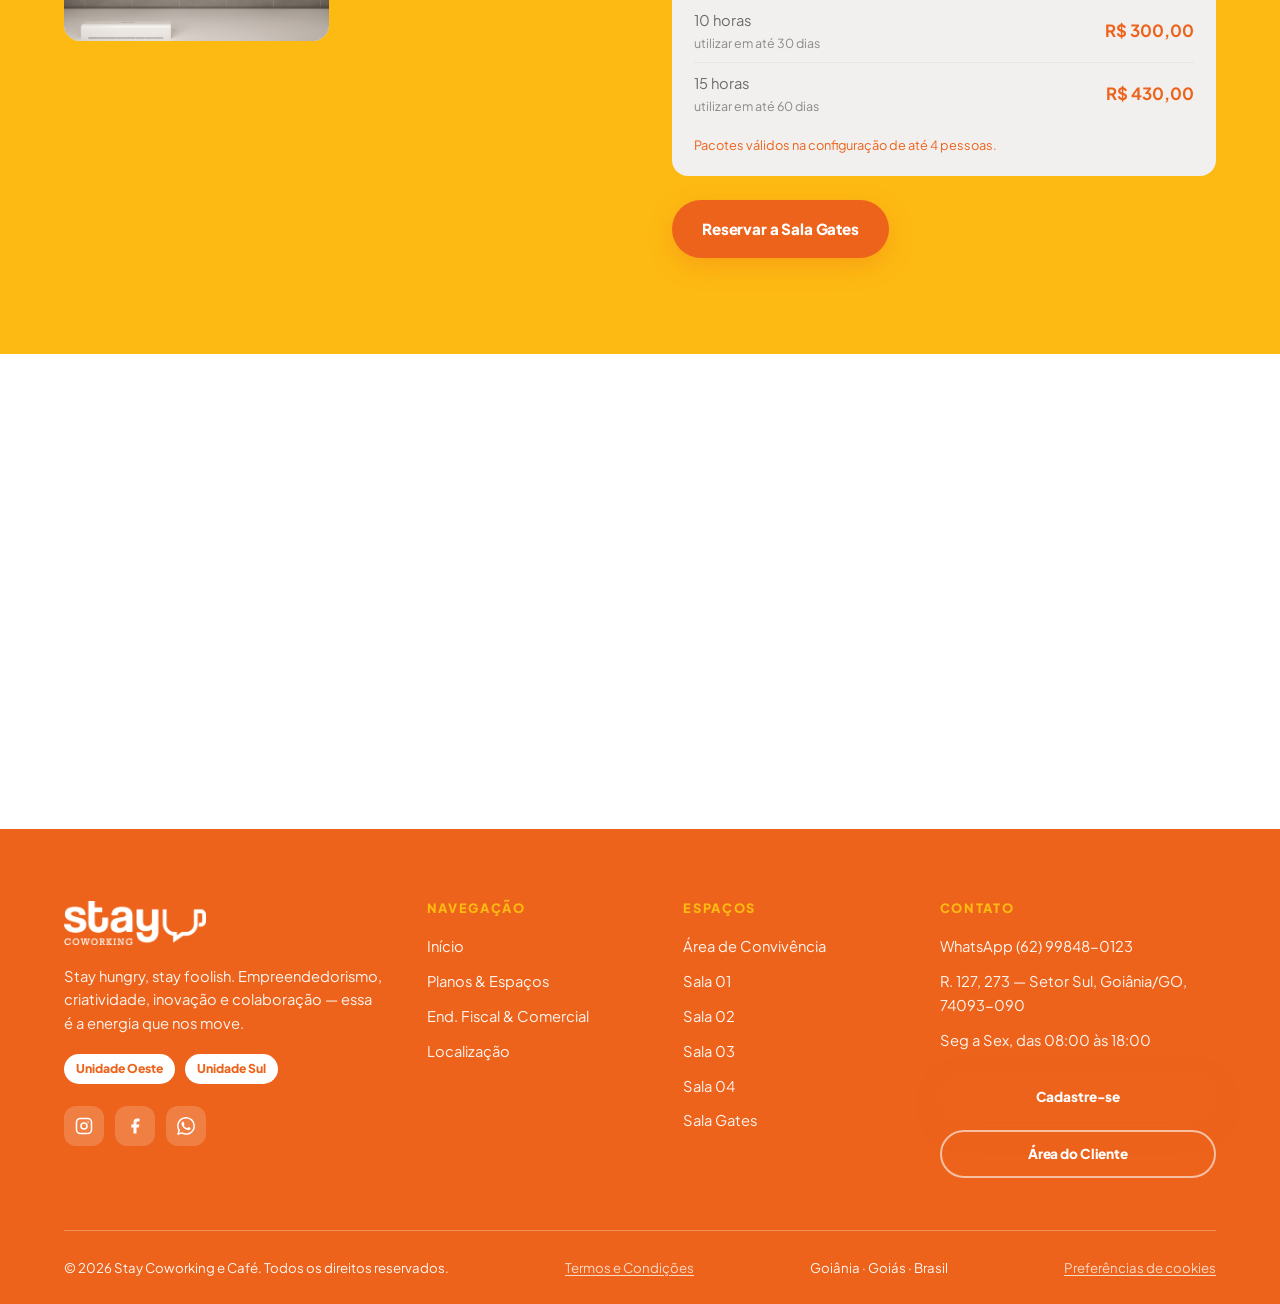
<file: sul/espacos.html>
<!DOCTYPE html>
<html lang="pt-BR">
<head>
<!-- Google Tag Manager -->
<script>(function(w,d,s,l,i){w[l]=w[l]||[];w[l].push({'gtm.start':
new Date().getTime(),event:'gtm.js'});var f=d.getElementsByTagName(s)[0],
j=d.createElement(s),dl=l!='dataLayer'?'&l='+l:'';j.async=true;j.src=
'https://www.googletagmanager.com/gtm.js?id='+i+dl;f.parentNode.insertBefore(j,f);
})(window,document,'script','dataLayer','GTM-WR3MW7B');</script>
<!-- End Google Tag Manager -->
<meta charset="UTF-8">
<meta name="viewport" content="width=device-width, initial-scale=1">
<title>Planos &amp; Espaços | Stay Coworking Sul Goiânia</title>
<meta name="description" content="Salas privativas mensais e Sala Gates para reunião a partir de R$70 por 2 horas, no Setor Sul de Goiânia. Conheça as salas 01 a 04 e a área de convivência da Stay Sul.">
<meta name="theme-color" content="#FDBA12">

<link rel="icon" href="../assets/img/favicon.png">
<link rel="preconnect" href="https://fonts.googleapis.com">
<link rel="preconnect" href="https://fonts.gstatic.com" crossorigin>
<link href="https://fonts.googleapis.com/css2?family=Plus+Jakarta+Sans:wght@400;500;600;700;800&family=Quicksand:wght@700&display=swap" rel="stylesheet">
<link rel="stylesheet" href="../assets/css/style.css?v=3">
</head>
<body data-page="espacos">
<!-- Google Tag Manager (noscript) -->
<noscript><iframe src="https://www.googletagmanager.com/ns.html?id=GTM-WR3MW7B"
height="0" width="0" style="display:none;visibility:hidden"></iframe></noscript>
<!-- End Google Tag Manager (noscript) -->

<!-- ================= TOPBAR ================= -->
<div class="topbar">
  <div class="container topbar__in">
    <div class="topbar__left">
      <a href="https://wa.me/5562991486262" data-unit-wa target="_blank" rel="noopener">
        <svg viewBox="0 0 24 24" fill="currentColor"><path d="M17.472 14.382c-.297-.149-1.758-.867-2.03-.967-.273-.099-.471-.148-.67.15-.197.297-.767.966-.94 1.164-.173.199-.347.223-.644.075-.297-.15-1.255-.463-2.39-1.475-.883-.788-1.48-1.761-1.653-2.059-.173-.297-.018-.458.13-.606.134-.133.298-.347.446-.52.149-.174.198-.298.298-.497.099-.198.05-.371-.025-.52-.075-.149-.669-1.612-.916-2.207-.242-.579-.487-.5-.669-.51-.173-.008-.371-.01-.57-.01-.198 0-.52.074-.792.372-.272.297-1.04 1.016-1.04 2.479 0 1.462 1.065 2.875 1.213 3.074.149.198 2.096 3.2 5.077 4.487.709.306 1.262.489 1.694.625.712.227 1.36.195 1.871.118.571-.085 1.758-.719 2.006-1.413.248-.694.248-1.289.173-1.413-.074-.124-.272-.198-.57-.347m-5.421 7.403h-.004a9.87 9.87 0 0 1-5.031-1.378l-.361-.214-3.741.982.998-3.648-.235-.374a9.86 9.86 0 0 1-1.51-5.26c.001-5.45 4.436-9.884 9.888-9.884 2.64 0 5.122 1.03 6.988 2.898a9.825 9.825 0 0 1 2.893 6.994c-.003 5.45-4.437 9.884-9.885 9.884m8.413-18.297A11.815 11.815 0 0 0 12.05 0C5.495 0 .16 5.335.157 11.892c0 2.096.547 4.142 1.588 5.945L.057 24l6.305-1.654a11.882 11.882 0 0 0 5.683 1.448h.005c6.554 0 11.89-5.335 11.893-11.893a11.821 11.821 0 0 0-3.48-8.413Z"/></svg>
        <span data-unit-text="whatsappLabel">(62) 99148-6262</span>
      </a>
      <span class="topbar-hide" style="opacity:.7"><span data-unit-text="enderecoCurto">Setor Sul</span></span>
      <span class="topbar-hide" style="opacity:.7"><span data-unit-text="horario">Seg a Sex, das 08:00 às 18:00</span></span>
    </div>

    <div class="topbar__right">
      <a href="https://stay.conexa.app/index.php?r=site/cadastroPublico" target="_blank" rel="noopener">Cadastre-se</a>
      <span class="topbar__sep"></span>
      <a href="https://stay.conexa.app/" target="_blank" rel="noopener">
        <svg viewBox="0 0 24 24" fill="none" stroke="currentColor" stroke-width="2" stroke-linecap="round" stroke-linejoin="round"><path d="M20 21v-2a4 4 0 0 0-4-4H8a4 4 0 0 0-4 4v2"/><circle cx="12" cy="7" r="4"/></svg>
        Área do Cliente
      </a>
    </div>
  </div>
</div>

<!-- ================= HEADER ================= -->
<header class="header">
  <div class="container header__in">
    <a href="index.html" class="brand" aria-label="Stay Coworking — página inicial">
      <img class="brand__logo" src="../assets/img/logo-stay.png" alt="Stay Coworking e Café">
    </a>

    <nav class="nav">
      <a href="index.html">Início</a>
      <a href="espacos.html" class="is-current">Planos &amp; Espaços</a>
      <a href="endereco-fiscal.html">End. Fiscal &amp; Comercial</a>
      <a href="index.html#localizacao">Localização</a>

      <div class="unit">
        <button class="unit__btn" aria-expanded="false" aria-haspopup="true">
          <svg class="pin" viewBox="0 0 24 24" fill="none" stroke="currentColor" stroke-width="2.2" stroke-linecap="round" stroke-linejoin="round"><path d="M20 10c0 6-8 12-8 12s-8-6-8-12a8 8 0 0 1 16 0Z"/><circle cx="12" cy="10" r="3"/></svg>
          Unidade <span data-unit-current>Sul</span>
          <svg class="caret" viewBox="0 0 24 24" fill="none" stroke="currentColor" stroke-width="2.5" stroke-linecap="round"><path d="M6 9l6 6 6-6"/></svg>
        </button>

        <div class="unit__menu" role="menu">
          <div class="unit__menu-title">Escolha a unidade que quer acessar</div>
          <button class="unit__opt" data-unit-id="oeste" role="menuitem">
            <span class="unit__opt-ico"><svg viewBox="0 0 24 24" fill="none" stroke="currentColor" stroke-width="2" stroke-linecap="round" stroke-linejoin="round"><path d="M3 21h18M5 21V7l7-4 7 4v14M9 21v-5h6v5"/></svg></span>
            <span>
              <span class="unit__opt-name">Stay Oeste</span>
              <span class="unit__opt-desc">Rua 22, nº 431 — Setor Oeste, Goiânia. Estações, salas de reunião e endereço fiscal.</span>
            </span>
          </button>
          <button class="unit__opt is-active" data-unit-id="sul" role="menuitem">
            <span class="unit__opt-ico"><svg viewBox="0 0 24 24" fill="none" stroke="currentColor" stroke-width="2" stroke-linecap="round" stroke-linejoin="round"><path d="M3 21h18M5 21V7l7-4 7 4v14M9 21v-5h6v5"/></svg></span>
            <span>
              <span class="unit__opt-name">Stay Sul</span>
              <span class="unit__opt-desc">Setor Sul, Goiânia. Salas privativas e Sala Gates para reunião.</span>
            </span>
            <svg class="unit__check" viewBox="0 0 24 24" fill="none" stroke="currentColor" stroke-width="3" stroke-linecap="round" stroke-linejoin="round"><path d="M20 6 9 17l-5-5"/></svg>
          </button>
        </div>
      </div>
    </nav>

    <div class="header__cta">
      <a href="https://wa.me/5562991486262" data-unit-wa target="_blank" rel="noopener" class="btn btn--wa btn--sm">
        <svg viewBox="0 0 24 24" fill="currentColor"><path d="M17.472 14.382c-.297-.149-1.758-.867-2.03-.967-.273-.099-.471-.148-.67.15-.197.297-.767.966-.94 1.164-.173.199-.347.223-.644.075-.297-.15-1.255-.463-2.39-1.475-.883-.788-1.48-1.761-1.653-2.059-.173-.297-.018-.458.13-.606.134-.133.298-.347.446-.52.149-.174.198-.298.298-.497.099-.198.05-.371-.025-.52-.075-.149-.669-1.612-.916-2.207-.242-.579-.487-.5-.669-.51-.173-.008-.371-.01-.57-.01-.198 0-.52.074-.792.372-.272.297-1.04 1.016-1.04 2.479 0 1.462 1.065 2.875 1.213 3.074.149.198 2.096 3.2 5.077 4.487.709.306 1.262.489 1.694.625.712.227 1.36.195 1.871.118.571-.085 1.758-.719 2.006-1.413.248-.694.248-1.289.173-1.413-.074-.124-.272-.198-.57-.347m-5.421 7.403h-.004a9.87 9.87 0 0 1-5.031-1.378l-.361-.214-3.741.982.998-3.648-.235-.374a9.86 9.86 0 0 1-1.51-5.26c.001-5.45 4.436-9.884 9.888-9.884 2.64 0 5.122 1.03 6.988 2.898a9.825 9.825 0 0 1 2.893 6.994c-.003 5.45-4.437 9.884-9.885 9.884m8.413-18.297A11.815 11.815 0 0 0 12.05 0C5.495 0 .16 5.335.157 11.892c0 2.096.547 4.142 1.588 5.945L.057 24l6.305-1.654a11.882 11.882 0 0 0 5.683 1.448h.005c6.554 0 11.89-5.335 11.893-11.893a11.821 11.821 0 0 0-3.48-8.413Z"/></svg>
        Reservar
      </a>
      <button class="burger" aria-label="Abrir menu" aria-expanded="false"><span></span></button>
    </div>
  </div>
</header>

<!-- ================= MENU MOBILE ================= -->
<div class="mobile-nav">
  <a href="index.html">Início</a>
  <a href="espacos.html">Planos &amp; Espaços</a>
  <a href="endereco-fiscal.html">End. Fiscal &amp; Comercial</a>
  <a href="index.html#localizacao">Localização</a>
  <a href="https://stay.conexa.app/index.php?r=site/cadastroPublico" target="_blank" rel="noopener">Cadastre-se</a>
  <a href="https://stay.conexa.app/" target="_blank" rel="noopener">Área do Cliente</a>

  <div class="unit">
    <button class="unit__btn" aria-expanded="false" aria-haspopup="true">
      <svg class="pin" viewBox="0 0 24 24" fill="none" stroke="currentColor" stroke-width="2.2" stroke-linecap="round" stroke-linejoin="round"><path d="M20 10c0 6-8 12-8 12s-8-6-8-12a8 8 0 0 1 16 0Z"/><circle cx="12" cy="10" r="3"/></svg>
      Unidade <span data-unit-current>Sul</span>
      <svg class="caret" viewBox="0 0 24 24" fill="none" stroke="currentColor" stroke-width="2.5" stroke-linecap="round"><path d="M6 9l6 6 6-6"/></svg>
    </button>
    <div class="unit__menu" role="menu">
      <div class="unit__menu-title">Escolha a unidade que quer acessar</div>
      <button class="unit__opt" data-unit-id="oeste" role="menuitem">
        <span class="unit__opt-ico"><svg viewBox="0 0 24 24" fill="none" stroke="currentColor" stroke-width="2" stroke-linecap="round" stroke-linejoin="round"><path d="M3 21h18M5 21V7l7-4 7 4v14M9 21v-5h6v5"/></svg></span>
        <span>
          <span class="unit__opt-name">Stay Oeste</span>
          <span class="unit__opt-desc">Rua 22, nº 431 — Setor Oeste, Goiânia.</span>
        </span>
      </button>
      <button class="unit__opt is-active" data-unit-id="sul" role="menuitem">
        <span class="unit__opt-ico"><svg viewBox="0 0 24 24" fill="none" stroke="currentColor" stroke-width="2" stroke-linecap="round" stroke-linejoin="round"><path d="M3 21h18M5 21V7l7-4 7 4v14M9 21v-5h6v5"/></svg></span>
        <span>
          <span class="unit__opt-name">Stay Sul</span>
          <span class="unit__opt-desc">Setor Sul, Goiânia.</span>
        </span>
        <svg class="unit__check" viewBox="0 0 24 24" fill="none" stroke="currentColor" stroke-width="3" stroke-linecap="round" stroke-linejoin="round"><path d="M20 6 9 17l-5-5"/></svg>
      </button>
    </div>
  </div>

  <a href="https://wa.me/5562991486262" data-unit-wa target="_blank" rel="noopener" class="btn btn--whats btn--block">Atendimento por WhatsApp</a>
</div>

<main>

<!-- ================= HERO DA PÁGINA ================= -->
<section class="phero phero--salas">
  <div class="container phero__in">
    <div class="crumbs"><a href="index.html">Início</a> › <span>Planos &amp; Espaços</span></div>
    <span class="eyebrow">Unidade <span data-unit-current>Sul</span></span>
    <h1 class="h1">Espaços que impulsionam<br>sua produtividade.</h1>
    <p>Salas privativas mensais e a Sala Gates para reunião. De tamanhos variados para atender a sua necessidade — e todas com café incluso.</p>
    <div class="btn-row" style="margin-top:30px">
      <a href="https://wa.me/5562991486262" data-unit-wa data-wa-msg="Olá! Quero reservar um espaço na Stay Coworking Sul." target="_blank" rel="noopener" class="btn btn--whats btn--lg">Reservar pelo WhatsApp</a>
      <a href="#espacos" class="btn btn--outline-light btn--lg">Ver espaços e preços</a>
    </div>
  </div>
</section>

<!-- ================= DESTAQUE ================= -->
<section class="section--tight" style="background:var(--accent-soft)">
  <div class="container" style="display:flex;flex-wrap:wrap;gap:22px;align-items:center;justify-content:space-between">
    <div>
      <span class="chip chip--accent">Sala Gates pay-per-use</span>
      <h2 class="h3" style="margin-top:12px">Não precisa ser coworker para alugar uma sala.</h2>
      <p class="small" style="color:var(--muted);margin-top:6px;max-width:64ch">
        Na sala para até 4 pessoas: <b>hora avulsa por R$45,00</b> e <b>2 horas por R$70,00</b> —
        <b style="color:var(--brand)">a partir de 2 horas o valor fica mais em conta</b>.
      </p>
    </div>
    <a href="https://wa.me/5562991486262" data-unit-wa data-wa-msg="Olá! Quero alugar a Sala Gates na Stay Coworking Sul." target="_blank" rel="noopener" class="btn btn--primary btn--lg">Verificar disponibilidade</a>
  </div>
</section>

<!-- ================= ESPAÇOS ================= -->
<section class="section" id="espacos">
  <div class="container">

    <div class="filters">
      <button class="filter is-active" data-filter="all">Todos</button>
      <button class="filter" data-filter="privativas">Salas privativas</button>
      <button class="filter" data-filter="reuniao">Sala de reunião</button>
    </div>

    <div class="spaces-list">

      <!-- ---------- ÁREA DE CONVIVÊNCIA ---------- -->
      <article class="split" id="area-de-convivencia" data-cat="convivencia">
        <div class="split__media reveal">
          <div class="gallery">
            <button data-lightbox="../assets/img/sul/convivencia-sul-1.jpg"><img src="../assets/img/sul/convivencia-sul-1.jpg" alt="Área de convivência da Stay Sul" loading="lazy"></button>
            <button data-lightbox="../assets/img/sul/convivencia-sul-2.jpg"><img src="../assets/img/sul/convivencia-sul-2.jpg" alt="Copa e cozinha da Stay Sul" loading="lazy"></button>
            <button data-lightbox="../assets/img/sul/convivencia-sul-3.jpg"><img src="../assets/img/sul/convivencia-sul-3.jpg" alt="Espaço de descompressão da Stay Sul" loading="lazy"></button>
            <button data-lightbox="../assets/img/sul/convivencia-sul-4.jpg"><img src="../assets/img/sul/convivencia-sul-4.jpg" alt="Mesas de convivência da Stay Sul" loading="lazy"></button>
          </div>
        </div>

        <div class="stack reveal">
          <span class="chip chip--brand">Incluso em todos os planos</span>
          <h2 class="h2">Área de Convivência</h2>
          <p class="lead">Copa completa + mesas para descompressão. Porque a melhor ideia do dia quase sempre nasce longe da mesa.</p>

          <ul class="space__feats" style="gap:9px">
            <li>Copa completa</li><li>Água e café</li>
            <li>Geladeira</li><li>Microondas</li><li>Cafeteira</li>
          </ul>

          <a href="https://wa.me/5562991486262" data-unit-wa data-wa-msg="Olá! Quero conhecer a Stay Coworking Sul pessoalmente." target="_blank" rel="noopener" class="btn btn--ghost">Agendar uma visita</a>
        </div>
      </article>

      <!-- ---------- SALA 01 ---------- -->
      <article class="split split--rev" id="sala-01" data-cat="privativas">
        <div class="split__media reveal">
          <div class="gallery">
            <button data-lightbox="../assets/img/sul/sala-01.jpg"><img src="../assets/img/sul/sala-01.jpg" alt="Sala 01, sala privativa mensal" loading="lazy"></button>
            <button data-lightbox="../assets/img/sul/sala-01-b.jpg"><img src="../assets/img/sul/sala-01-b.jpg" alt="Sala 01, outro ângulo" loading="lazy"></button>
          </div>
        </div>

        <div class="stack reveal">
          <span class="chip chip--accent">Sala privativa mensal · até 8 pessoas</span>
          <h2 class="h2">Sala 01</h2>
          <p class="lead">Sala mobiliada pronta esperando o seu time. Acesso 24 horas de Seg a Sex e 15% OFF em sala de reunião.</p>

          <div>
            <h4 class="h4" style="margin-bottom:12px">O que está incluso</h4>
            <ul class="space__feats" style="gap:9px">
              <li>Água</li><li>Café (na copa)</li><li>Ar-condicionado</li>
              <li>Wi-Fi</li><li>Acesso 24 horas, de Seg a Sex</li>
            </ul>
          </div>

          <a href="https://wa.me/5562991486262" data-unit-wa data-wa-msg="Olá! Quero verificar a disponibilidade da Sala 01 na Stay Coworking Sul." target="_blank" rel="noopener" class="btn btn--primary">Verificar disponibilidade</a>
        </div>
      </article>

      <!-- ---------- SALA 02 ---------- -->
      <article class="split" id="sala-02" data-cat="privativas">
        <div class="split__media reveal">
          <div class="gallery">
            <button data-lightbox="../assets/img/sul/sala-02-a.jpg"><img src="../assets/img/sul/sala-02-a.jpg" alt="Sala 02, estações de trabalho" loading="lazy"></button>
            <button data-lightbox="../assets/img/sul/sala-02-b.jpg"><img src="../assets/img/sul/sala-02-b.jpg" alt="Sala 02, mesa de reunião" loading="lazy"></button>
            <button data-lightbox="../assets/img/sul/sala-02-c.jpg"><img src="../assets/img/sul/sala-02-c.jpg" alt="Sala 02, outro ângulo" loading="lazy"></button>
          </div>
        </div>

        <div class="stack reveal">
          <span class="chip chip--accent">Sala privativa mensal · até 12 pessoas</span>
          <h2 class="h2">Sala 02</h2>
          <p class="lead">A maior sala privativa da unidade: 6 estações de trabalho + mesa de reunião no mesmo ambiente. Acesso 24 horas de Seg a Sex e 15% OFF em sala de reunião.</p>

          <div>
            <h4 class="h4" style="margin-bottom:12px">O que está incluso</h4>
            <ul class="space__feats" style="gap:9px">
              <li>Água</li><li>Café (na copa)</li><li>Ar-condicionado</li>
              <li>Wi-Fi</li><li>6 estações + mesa de reunião</li><li>Acesso 24 horas, de Seg a Sex</li>
            </ul>
          </div>

          <a href="https://wa.me/5562991486262" data-unit-wa data-wa-msg="Olá! Quero verificar a disponibilidade da Sala 02 na Stay Coworking Sul." target="_blank" rel="noopener" class="btn btn--primary">Verificar disponibilidade</a>
        </div>
      </article>

      <!-- ---------- SALA 03 ---------- -->
      <article class="split split--rev" id="sala-03" data-cat="privativas">
        <div class="split__media reveal">
          <div class="gallery">
            <button data-lightbox="../assets/img/sul/sala-03.jpg"><img src="../assets/img/sul/sala-03.jpg" alt="Sala 03, sala privativa mensal" loading="lazy"></button>
            <button data-lightbox="../assets/img/sul/sala-03-b.jpg"><img src="../assets/img/sul/sala-03-b.jpg" alt="Sala 03, outro ângulo" loading="lazy"></button>
          </div>
        </div>

        <div class="stack reveal">
          <span class="chip chip--accent">Sala privativa mensal · até 6 pessoas</span>
          <h2 class="h2">Sala 03</h2>
          <p class="lead">Sala mobiliada pronta esperando o seu time. Acesso 24 horas de Seg a Sex e 15% OFF em sala de reunião.</p>

          <div>
            <h4 class="h4" style="margin-bottom:12px">O que está incluso</h4>
            <ul class="space__feats" style="gap:9px">
              <li>Água</li><li>Café (na copa)</li><li>Ar-condicionado</li>
              <li>Wi-Fi</li><li>Acesso 24 horas, de Seg a Sex</li>
            </ul>
          </div>

          <a href="https://wa.me/5562991486262" data-unit-wa data-wa-msg="Olá! Quero verificar a disponibilidade da Sala 03 na Stay Coworking Sul." target="_blank" rel="noopener" class="btn btn--primary">Verificar disponibilidade</a>
        </div>
      </article>

      <!-- ---------- SALA 04 ---------- -->
      <article class="split" id="sala-04" data-cat="privativas">
        <div class="split__media reveal">
          <div class="gallery">
            <button data-lightbox="../assets/img/sul/sala-04.jpg"><img src="../assets/img/sul/sala-04.jpg" alt="Sala 04, sala privativa mensal" loading="lazy"></button>
            <button data-lightbox="../assets/img/sul/sala-04-b.jpg"><img src="../assets/img/sul/sala-04-b.jpg" alt="Sala 04, outro ângulo" loading="lazy"></button>
            <button data-lightbox="../assets/img/sul/sala-04-c.jpg"><img src="../assets/img/sul/sala-04-c.jpg" alt="Sala 04, outro ângulo" loading="lazy"></button>
          </div>
        </div>

        <div class="stack reveal">
          <span class="chip chip--accent">Sala privativa mensal · até 7 pessoas</span>
          <h2 class="h2">Sala 04</h2>
          <p class="lead">Sala mobiliada pronta esperando o seu time. Acesso 24 horas de Seg a Sex e 15% OFF em sala de reunião.</p>

          <div>
            <h4 class="h4" style="margin-bottom:12px">O que está incluso</h4>
            <ul class="space__feats" style="gap:9px">
              <li>Água</li><li>Café (na copa)</li><li>Ar-condicionado</li>
              <li>Wi-Fi</li><li>Acesso 24 horas, de Seg a Sex</li>
            </ul>
          </div>

          <a href="https://wa.me/5562991486262" data-unit-wa data-wa-msg="Olá! Quero verificar a disponibilidade da Sala 04 na Stay Coworking Sul." target="_blank" rel="noopener" class="btn btn--primary">Verificar disponibilidade</a>
        </div>
      </article>

    </div>
  </div>
</section>

<!-- Sala Gates em faixa amarela de largura total, destacada das demais salas -->
<section class="section section--accent">
  <div class="container">
    <div class="spaces-list">

      <!-- ---------- SALA GATES ---------- -->
      <article class="split" id="sala-gates" data-cat="reuniao">
        <div class="split__media reveal">
          <div class="gallery">
            <button data-lightbox="../assets/img/sul/sala-gates-1.jpg"><img src="../assets/img/sul/sala-gates-1.jpg" alt="Sala Gates, sala de reunião" loading="lazy"></button>
            <button data-lightbox="../assets/img/sul/sala-gates-2.jpg"><img src="../assets/img/sul/sala-gates-2.jpg" alt="Sala Gates, mesa de reunião" loading="lazy"></button>
            <button data-lightbox="../assets/img/sul/sala-gates-3.jpg"><img src="../assets/img/sul/sala-gates-3.jpg" alt="Sala Gates, detalhe" loading="lazy"></button>
          </div>
        </div>

        <div class="stack reveal">
          <span class="chip chip--accent">Sala de reunião · até 8 pessoas</span>
          <h2 class="h2">Sala Gates</h2>

          <div class="grid" style="gap:12px">
            <div class="pricebox"><div><b>Até 4 pessoas</b><span>Hora avulsa</span></div><strong>R$ 45,00<em>/hora</em></strong></div>
            <div class="pricebox pricebox--hi"><div><b>Até 4 pessoas</b><span>Melhor custo-benefício</span></div><strong>R$ 70,00<em>/2h</em></strong></div>
            <div class="pricebox"><div><b>Até 6 pessoas</b></div><strong>R$ 80,00<em>/2h</em></strong></div>
            <div class="pricebox"><div><b>Até 8 pessoas</b></div><strong>R$ 100,00<em>/2h</em></strong></div>
          </div>
          <p class="tiny">A partir de 2 horas o valor fica mais em conta.</p>

          <div>
            <h4 class="h4" style="margin-bottom:12px">O que está incluso</h4>
            <ul class="space__feats" style="gap:9px">
              <li>Água</li><li>Café (na copa)</li><li>Ar-condicionado</li><li>Até 8 cadeiras</li>
              <li>Wi-Fi</li><li>TV</li><li>Chromecast (espelhamento de tela)</li>
              <li>Lousa de vidro</li><li>Pincéis e apagador</li>
            </ul>
          </div>

          <div class="pack">
            <b>Pacotes de horas</b>
            <div class="pack__row"><span>10 horas <em>utilizar em até 30 dias</em></span><strong>R$ 300,00</strong></div>
            <div class="pack__row"><span>15 horas <em>utilizar em até 60 dias</em></span><strong>R$ 430,00</strong></div>
            <p class="tiny">Pacotes válidos na configuração de até 4 pessoas.</p>
          </div>

          <a href="https://wa.me/5562991486262" data-unit-wa data-wa-msg="Olá! Quero reservar a Sala Gates na Stay Coworking Sul." target="_blank" rel="noopener" class="btn btn--primary">Reservar a Sala Gates</a>
        </div>
      </article>

    </div>
  </div>
</section>

<!-- ================= CTA ================= -->
<section class="section--tight">
  <div class="container">
    <div class="cta reveal">
      <div class="cta__in">
        <div>
          <span class="eyebrow" style="color:var(--accent)">Quer saber mais?</span>
          <h2 class="h2" style="margin-top:16px">Nos envie uma mensagem<br>no WhatsApp</h2>
          <p style="margin-top:14px">A gente confere a disponibilidade da sala, reserva o horário e já deixa o café pronto.</p>
        </div>
        <div class="btn-row" style="justify-content:flex-end">
          <a href="https://wa.me/5562991486262" data-unit-wa target="_blank" rel="noopener" class="btn btn--whats btn--lg">Atendimento por WhatsApp</a>
        </div>
      </div>
    </div>
  </div>
</section>

</main>

<!-- ================= FOOTER ================= -->
<footer class="footer">
  <div class="container">
    <div class="footer__grid">
      <div>
        <img class="footer__logo" src="../assets/img/logo-stay.png" alt="Stay Coworking e Café">
        <p>Stay hungry, stay foolish. Empreendedorismo, criatividade, inovação e colaboração — essa é a energia que nos move.</p>
        <div class="footer__units">
          <a href="../index.html" class="footer__unit">Unidade Oeste</a>
          <span class="footer__unit">Unidade Sul</span>
        </div>
        <div class="footer__social">
          <a href="https://instagram.com/staycoworking" target="_blank" rel="noopener" aria-label="Instagram"><svg viewBox="0 0 24 24" fill="none" stroke="currentColor" stroke-width="2"><rect x="2" y="2" width="20" height="20" rx="5"/><circle cx="12" cy="12" r="4"/><circle cx="17.5" cy="6.5" r="1" fill="currentColor" stroke="none"/></svg></a>
          <a href="https://facebook.com/staycoworking" target="_blank" rel="noopener" aria-label="Facebook"><svg viewBox="0 0 24 24" fill="currentColor"><path d="M18 2h-3a5 5 0 0 0-5 5v3H7v4h3v8h4v-8h3l1-4h-4V7a1 1 0 0 1 1-1h3Z"/></svg></a>
          <a href="https://wa.me/5562991486262" data-unit-wa target="_blank" rel="noopener" aria-label="WhatsApp"><svg viewBox="0 0 24 24" fill="currentColor"><path d="M17.472 14.382c-.297-.149-1.758-.867-2.03-.967-.273-.099-.471-.148-.67.15-.197.297-.767.966-.94 1.164-.173.199-.347.223-.644.075-.297-.15-1.255-.463-2.39-1.475-.883-.788-1.48-1.761-1.653-2.059-.173-.297-.018-.458.13-.606.134-.133.298-.347.446-.52.149-.174.198-.298.298-.497.099-.198.05-.371-.025-.52-.075-.149-.669-1.612-.916-2.207-.242-.579-.487-.5-.669-.51-.173-.008-.371-.01-.57-.01-.198 0-.52.074-.792.372-.272.297-1.04 1.016-1.04 2.479 0 1.462 1.065 2.875 1.213 3.074.149.198 2.096 3.2 5.077 4.487.709.306 1.262.489 1.694.625.712.227 1.36.195 1.871.118.571-.085 1.758-.719 2.006-1.413.248-.694.248-1.289.173-1.413-.074-.124-.272-.198-.57-.347m-5.421 7.403h-.004a9.87 9.87 0 0 1-5.031-1.378l-.361-.214-3.741.982.998-3.648-.235-.374a9.86 9.86 0 0 1-1.51-5.26c.001-5.45 4.436-9.884 9.888-9.884 2.64 0 5.122 1.03 6.988 2.898a9.825 9.825 0 0 1 2.893 6.994c-.003 5.45-4.437 9.884-9.885 9.884m8.413-18.297A11.815 11.815 0 0 0 12.05 0C5.495 0 .16 5.335.157 11.892c0 2.096.547 4.142 1.588 5.945L.057 24l6.305-1.654a11.882 11.882 0 0 0 5.683 1.448h.005c6.554 0 11.89-5.335 11.893-11.893a11.821 11.821 0 0 0-3.48-8.413Z"/></svg></a>
        </div>
      </div>

      <div>
        <h4>Navegação</h4>
        <ul class="footer__links">
          <li><a href="index.html">Início</a></li>
          <li><a href="espacos.html">Planos &amp; Espaços</a></li>
          <li><a href="endereco-fiscal.html">End. Fiscal &amp; Comercial</a></li>
          <li><a href="index.html#localizacao">Localização</a></li>
        </ul>
      </div>

      <div>
        <h4>Espaços</h4>
        <ul class="footer__links">
          <li><a href="#area-de-convivencia">Área de Convivência</a></li>
          <li><a href="#sala-01">Sala 01</a></li>
          <li><a href="#sala-02">Sala 02</a></li>
          <li><a href="#sala-03">Sala 03</a></li>
          <li><a href="#sala-04">Sala 04</a></li>
          <li><a href="#sala-gates">Sala Gates</a></li>
        </ul>
      </div>

      <div>
        <h4>Contato</h4>
        <ul class="footer__links">
          <li><a href="https://wa.me/5562991486262" data-unit-wa target="_blank" rel="noopener">WhatsApp <span data-unit-text="whatsappLabel">(62) 99148-6262</span></a></li>
          <li><span data-unit-text="endereco">Setor Sul, Goiânia/GO</span></li>
          <li><span data-unit-text="horario">Seg a Sex, das 08:00 às 18:00</span></li>
        </ul>
        <div style="margin-top:20px;display:grid;gap:9px">
          <a href="https://stay.conexa.app/index.php?r=site/cadastroPublico" target="_blank" rel="noopener" class="btn btn--primary btn--sm">Cadastre-se</a>
          <a href="https://stay.conexa.app/" target="_blank" rel="noopener" class="btn btn--outline-light btn--sm">Área do Cliente</a>
        </div>
      </div>
    </div>

    <div class="footer__bar">
      <span>© <span data-ano>2026</span> Stay Coworking e Café. Todos os direitos reservados.</span>
      <a href="../termos-e-condicoes.html" class="footer__cookie-link">Termos e Condições</a>
      <span>Goiânia · Goiás · Brasil</span>
    </div>
  </div>
</footer>

<a href="https://wa.me/5562991486262" data-unit-wa target="_blank" rel="noopener" class="wa-float" aria-label="Fale conosco pelo WhatsApp">
  <svg viewBox="0 0 24 24" fill="currentColor"><path d="M17.472 14.382c-.297-.149-1.758-.867-2.03-.967-.273-.099-.471-.148-.67.15-.197.297-.767.966-.94 1.164-.173.199-.347.223-.644.075-.297-.15-1.255-.463-2.39-1.475-.883-.788-1.48-1.761-1.653-2.059-.173-.297-.018-.458.13-.606.134-.133.298-.347.446-.52.149-.174.198-.298.298-.497.099-.198.05-.371-.025-.52-.075-.149-.669-1.612-.916-2.207-.242-.579-.487-.5-.669-.51-.173-.008-.371-.01-.57-.01-.198 0-.52.074-.792.372-.272.297-1.04 1.016-1.04 2.479 0 1.462 1.065 2.875 1.213 3.074.149.198 2.096 3.2 5.077 4.487.709.306 1.262.489 1.694.625.712.227 1.36.195 1.871.118.571-.085 1.758-.719 2.006-1.413.248-.694.248-1.289.173-1.413-.074-.124-.272-.198-.57-.347m-5.421 7.403h-.004a9.87 9.87 0 0 1-5.031-1.378l-.361-.214-3.741.982.998-3.648-.235-.374a9.86 9.86 0 0 1-1.51-5.26c.001-5.45 4.436-9.884 9.888-9.884 2.64 0 5.122 1.03 6.988 2.898a9.825 9.825 0 0 1 2.893 6.994c-.003 5.45-4.437 9.884-9.885 9.884m8.413-18.297A11.815 11.815 0 0 0 12.05 0C5.495 0 .16 5.335.157 11.892c0 2.096.547 4.142 1.588 5.945L.057 24l6.305-1.654a11.882 11.882 0 0 0 5.683 1.448h.005c6.554 0 11.89-5.335 11.893-11.893a11.821 11.821 0 0 0-3.48-8.413Z"/></svg>
</a>

<div class="mobile-bar">
  <a href="#espacos" class="btn btn--ghost">Espaços</a>
  <a href="https://wa.me/5562991486262" data-unit-wa target="_blank" rel="noopener" class="btn btn--whats">Reservar</a>
</div>

<script src="../assets/js/main.js?v=3"></script>
</body>
</html>
</file>
<file: assets/css/style.css>
/* =========================================================
   STAY COWORKING — Design System 2026
   Paleta institucional: amarelo #FDBA12 · alaranjado #ED631B
   · branco #FFFFFF · cinza 50% somente em textos
   Verde #25D366 exclusivo dos CTAs diretos de WhatsApp.
   ========================================================= */

:root{
  /* Marca — apenas as duas cores originais, sem variações escurecidas */
  --brand:        #ED631B;   /* alaranjado institucional */
  --brand-mid:    #ED631B;
  --brand-deep:   #ED631B;
  --brand-ink:    #ED631B;
  --brand-light:  #FF8442;
  --brand-soft:   #FDF0E7;

  --accent:       #FDBA12;   /* amarelo institucional — reservado ao header/CTAs */
  --accent-dark:  #FDBA12;
  /* Preenchimentos claros: cinza, não mais amarelo claro */
  --accent-soft:  #F1F0EE;
  --accent-tint:  #F8F8F6;

  /* Cinza — apenas texto */
  --text:         #767676;   /* corpo */
  --text-strong:  #6B6B6B;
  --muted:        #8A8A8A;   /* secundário */

  /* Superfícies */
  --surface:      #FFFFFF;
  --surface-2:    #F8F8F6;
  --surface-3:    #F1F0EE;
  --line:         #E7E5E2;
  --line-2:       #EFEDEA;

  --wa:           #25D366;   /* verde institucional do WhatsApp */
  --wa-dark:      #1EB955;

  --font: 'Plus Jakarta Sans', -apple-system, BlinkMacSystemFont, 'Segoe UI', Roboto, Helvetica, Arial, sans-serif;

  --r-sm: 10px;
  --r:    16px;
  --r-lg: 24px;
  --r-xl: 32px;
  --r-pill: 999px;

  /* Sombras neutras (preto, não laranja) — um tom colorido de sombra lida
     como traçado alaranjado sutil ao redor de cards claros. */
  --shadow-sm: 0 1px 2px rgba(0,0,0,.05), 0 2px 8px rgba(0,0,0,.04);
  --shadow:    0 4px 12px rgba(0,0,0,.06), 0 12px 32px rgba(0,0,0,.08);
  --shadow-lg: 0 8px 24px rgba(0,0,0,.08), 0 24px 64px rgba(0,0,0,.12);
  --shadow-brand: 0 8px 24px rgba(237,99,27,.28);

  --container: 1200px;
  --nav-h: 76px;
  --ease: cubic-bezier(.22,.61,.36,1);
}

/* ---------- Reset ---------- */
*,*::before,*::after{ box-sizing:border-box; }
html{ -webkit-text-size-adjust:100%; scroll-behavior:smooth; scroll-padding-top:calc(var(--nav-h) + 24px); }
body{
  margin:0; font-family:var(--font); color:var(--text);
  background:var(--surface); line-height:1.62; font-size:17px;
  -webkit-font-smoothing:antialiased; overflow-x:hidden;
}
img,svg,video{ max-width:100%; display:block; }
a{ color:inherit; text-decoration:none; }
button,input,select,textarea{ font:inherit; color:inherit; }
h1,h2,h3,h4{ margin:0; line-height:1.14; letter-spacing:-.025em; font-weight:800; color:var(--brand-deep); }
p{ margin:0; }
ul{ margin:0; padding:0; list-style:none; }
b,strong{ color:var(--text-strong); }
:focus-visible{ outline:3px solid var(--text-strong); outline-offset:3px; border-radius:6px; }

/* ---------- Layout ---------- */
.container{ width:100%; max-width:var(--container); margin-inline:auto; padding-inline:24px; }
.section{ padding:96px 0; }
.section--tight{ padding:64px 0; }
.section--alt{ background:var(--surface-2); }
/* Seção "Tudo incluso" — fundo alaranjado institucional; título e olho de
   texto precisam virar branco/amarelo aqui, senão somem no laranja. */
.section--brand{ background:var(--brand); }
.section--brand .eyebrow{ color:var(--accent); }
.section--brand .eyebrow::before{ background:var(--accent); }
.section--brand h2{ color:#fff; }

/* Fundo amarelo institucional — usado em seções de destaque específicas
   (ex.: "Vantagem exclusiva"). Texto solto no fundo troca pra laranja,
   que rende contraste melhor que o cinza padrão sobre amarelo. */
.section--accent{ background:var(--accent); }
.section--accent .lead,
.section--accent .tiny{ color:var(--brand); }
.section--accent .checklist p{ color:#fff; }
.section--accent .checklist p b{ color:#fff; }

.stack-xs>*+*{ margin-top:8px; }
.stack-sm>*+*{ margin-top:16px; }
.stack>*+*{ margin-top:24px; }
.center{ text-align:center; }
.grid{ display:grid; gap:24px; }
.g-2{ grid-template-columns:repeat(2,1fr); }
.g-3{ grid-template-columns:repeat(3,1fr); }
.g-4{ grid-template-columns:repeat(4,1fr); }

/* ---------- Tipografia ---------- */
.eyebrow{
  display:inline-flex; align-items:center; gap:8px;
  font-size:12px; font-weight:800; letter-spacing:.14em; text-transform:uppercase;
  color:var(--brand);
}
.eyebrow::before{ content:''; width:22px; height:2px; background:var(--brand); border-radius:2px; }

.h-display{ font-size:clamp(2.5rem,6vw,4.4rem); font-weight:800; letter-spacing:-.035em; }
.h1{ font-size:clamp(2.1rem,4.4vw,3.3rem); }
.h2{ font-size:clamp(1.85rem,3.4vw,2.7rem); text-wrap:balance; }
.h3{ font-size:clamp(1.25rem,2vw,1.6rem); }
.h4{ font-size:1.1rem; font-weight:800; }

.lead{ font-size:clamp(1.05rem,1.6vw,1.18rem); color:var(--text); }
.small{ font-size:.9rem; }
.tiny{ font-size:.8rem; color:var(--muted); }
.hl{ color:var(--accent); }
.hl-mark{ background:linear-gradient(180deg,transparent 58%,var(--accent) 58%); padding:0 .08em; }
.section-head{ max-width:720px; }
.section-head.center{ margin-inline:auto; }

/* ---------- Botões ---------- */
.btn{
  display:inline-flex; align-items:center; justify-content:center; gap:10px;
  padding:15px 28px; border-radius:var(--r-pill); border:2px solid transparent;
  font-weight:800; font-size:.95rem; letter-spacing:-.01em; cursor:pointer;
  transition:transform .2s var(--ease), box-shadow .2s var(--ease), background .2s, color .2s, border-color .2s;
  white-space:nowrap;
}
.btn:hover{ transform:translateY(-2px); }
.btn:active{ transform:translateY(0); }
.btn svg{ width:19px; height:19px; flex:none; }

.btn--primary{ background:var(--brand); color:#fff; box-shadow:var(--shadow-brand); }
.btn--primary:hover{ background:var(--brand-deep); box-shadow:0 12px 30px rgba(237,99,27,.36); }

/* Verde institucional do WhatsApp — todos os CTAs de contato direto */
.btn--whats,
.btn--wa{ background:var(--wa); color:#fff; box-shadow:0 8px 24px rgba(37,211,102,.34); }
.btn--whats:hover,
.btn--wa:hover{ background:var(--wa-dark); }

.btn--ghost{ background:#fff; color:var(--brand-deep); box-shadow:var(--shadow-sm); }
.btn--ghost:hover{ box-shadow:var(--shadow-brand); background:var(--brand); color:#fff; }

.btn--light{ background:#fff; color:var(--brand-deep); }
.btn--light:hover{ background:var(--accent-soft); }

.btn--outline-light{ background:transparent; color:#fff; border-color:rgba(255,255,255,.55); }
.btn--outline-light:hover{ border-color:#fff; background:rgba(255,255,255,.14); }

.btn--sm{ padding:11px 19px; font-size:.85rem; }
.btn--lg{ padding:18px 34px; font-size:1.02rem; }
.btn--block{ width:100%; }

.btn-row{ display:flex; flex-wrap:wrap; gap:14px; }
.btn-row.center{ justify-content:center; }

.link-arrow{ display:inline-flex; align-items:center; gap:7px; font-weight:800; color:var(--brand); font-size:.94rem; }
.link-arrow svg{ width:16px; height:16px; transition:transform .2s var(--ease); }
.link-arrow:hover svg{ transform:translateX(4px); }

/* ---------- Chips ---------- */
.chip{
  display:inline-flex; align-items:center; gap:7px;
  padding:7px 14px; border-radius:var(--r-pill);
  background:var(--surface-3); font-size:.82rem; font-weight:700; color:var(--brand-ink);
}
.chip--brand{ background:var(--brand-soft); color:var(--brand-deep); }
.chip--accent{ background:var(--accent-soft); color:var(--brand-ink); }
.chip svg{ width:15px; height:15px; }

.badge-pop{
  position:absolute; top:-13px; left:50%; transform:translateX(-50%);
  background:var(--brand); color:#fff; padding:6px 18px; border-radius:var(--r-pill);
  font-size:.72rem; font-weight:800; letter-spacing:.09em; text-transform:uppercase; white-space:nowrap;
}

/* =========================================================
   TOPBAR — alaranjado
   ========================================================= */
.topbar{ background:#fff; color:var(--brand); font-size:.8rem; font-weight:600; border-bottom:1px solid var(--line); }
.topbar__in{ display:flex; align-items:center; justify-content:space-between; gap:20px; min-height:40px; }
.topbar__left{ display:flex; align-items:center; gap:22px; }
/* nowrap: sem isso o texto quebra no meio ("(62) 99148-" / "6262") quando
   a tela é estreita ou o aparelho está com fonte ampliada. */
.topbar a{ display:inline-flex; align-items:center; gap:7px; white-space:nowrap; transition:opacity .2s; }
.topbar a:hover{ opacity:.7; }
.topbar svg{ width:15px; height:15px; }
.topbar__right{ display:flex; align-items:center; gap:18px; }
.topbar__sep{ width:1px; height:16px; background:var(--line); }

/* =========================================================
   HEADER — amarelo institucional + marca original
   ========================================================= */
.header{
  position:sticky; top:0; z-index:100;
  background:var(--accent);
  transition:box-shadow .25s, background-color .25s, backdrop-filter .25s;
  /* sem overflow:hidden — recortaria o dropdown de unidades */
}
/* Ao rolar, o header ganha um leve efeito de vidro — moderniza a barra fixa
   sem perder o amarelo institucional por trás do blur. */
.header.is-stuck{
  background:rgba(253,186,18,.86); backdrop-filter:blur(14px) saturate(1.4);
  box-shadow:0 4px 24px rgba(0,0,0,.14);
}
.header__in{ display:flex; align-items:center; gap:20px; min-height:var(--nav-h); }

/* Marca original — PNG exibido inteiro, sem recorte */
.brand{ display:flex; align-items:center; flex:none; }
.brand__logo{ height:46px; width:auto; display:block; }

/* Navegação — sempre em uma linha, texto branco */
.nav{ display:flex; align-items:center; gap:2px; margin-left:auto; flex-wrap:nowrap; }
.nav a{
  padding:9px 12px; border-radius:var(--r-pill);
  font-size:.82rem; font-weight:800; letter-spacing:-.01em;
  color:#fff; white-space:nowrap; transition:.2s;
}
.nav a:hover{ background:rgba(255,255,255,.3); }
.nav a.is-current{ background:var(--brand); color:#fff; }

.header__cta{ display:flex; align-items:center; gap:9px; flex:none; }

.burger{
  display:none; width:42px; height:42px; border-radius:12px;
  border:0; background:var(--brand);
  cursor:pointer; align-items:center; justify-content:center; flex:none;
}
.burger span{ display:block; width:18px; height:2px; background:#fff; border-radius:2px; position:relative; transition:.25s var(--ease); }
.burger span::before,.burger span::after{ content:''; position:absolute; left:0; width:18px; height:2px; background:#fff; border-radius:2px; transition:.25s var(--ease); }
.burger span::before{ top:-6px; } .burger span::after{ top:6px; }
.burger.is-open span{ background:transparent; }
.burger.is-open span::before{ top:0; transform:rotate(45deg); }
.burger.is-open span::after{ top:0; transform:rotate(-45deg); }

/* =========================================================
   SELETOR DE UNIDADE — pílula alaranjada
   ========================================================= */
.unit{ position:relative; }
.unit__btn{
  display:inline-flex; align-items:center; gap:7px;
  background:var(--brand-mid); border:0; color:#fff;
  padding:9px 15px; border-radius:var(--r-pill);
  font-size:.82rem; font-weight:800; cursor:pointer; transition:.2s; white-space:nowrap;
}
.unit__btn:hover{ background:var(--brand-deep); }
.unit__btn .pin{ width:14px; height:14px; color:var(--accent); flex:none; }
.unit__btn .caret{ width:12px; height:12px; transition:transform .25s var(--ease); flex:none; }
.unit__btn[aria-expanded="true"] .caret{ transform:rotate(180deg); }

.unit__menu{
  position:absolute; top:calc(100% + 10px); right:0; z-index:120;
  width:320px; background:#fff; color:var(--text);
  border-radius:var(--r-lg); box-shadow:var(--shadow-lg); border:0;
  padding:8px; opacity:0; visibility:hidden; transform:translateY(-8px);
  /* visibility comuta na hora ao abrir e só depois da saída ao fechar —
     animá-la junto pelo atalho deixava o menu preso em estado invisível */
  transition:opacity .22s var(--ease), transform .22s var(--ease), visibility 0s linear .22s;
}
.unit__menu.is-open{
  opacity:1; visibility:visible; transform:translateY(0);
  transition:opacity .22s var(--ease), transform .22s var(--ease), visibility 0s;
}
.unit__menu-title{
  padding:10px 12px 8px; font-size:.68rem; font-weight:800;
  letter-spacing:.13em; text-transform:uppercase; color:var(--muted);
}
.unit__opt{
  display:flex; align-items:flex-start; gap:12px; width:100%; text-align:left;
  padding:13px; border-radius:var(--r); background:transparent; border:0; cursor:pointer;
  transition:background .18s; font-family:inherit;
}
.unit__opt:hover{ background:var(--accent-tint); }
.unit__opt[aria-disabled="true"]{ opacity:.8; }
.unit__opt-ico{
  width:38px; height:38px; flex:none; border-radius:12px;
  background:var(--accent-soft); color:var(--brand); display:grid; place-items:center;
}
.unit__opt-ico svg{ width:19px; height:19px; }
.unit__opt-name{ font-weight:800; font-size:.95rem; color:var(--brand-deep); display:flex; align-items:center; gap:8px; }
.unit__opt-desc{ font-size:.8rem; color:var(--text); line-height:1.45; margin-top:2px; }
.unit__opt.is-active .unit__opt-ico{ background:var(--brand); color:#fff; }
.unit__tag{
  font-size:.6rem; font-weight:800; letter-spacing:.1em; text-transform:uppercase;
  padding:3px 8px; border-radius:var(--r-pill); background:var(--brand); color:#fff;
}
.unit__tag--soon{ background:var(--surface-3); color:var(--muted); }
.unit__check{ margin-left:auto; width:18px; height:18px; color:var(--brand); flex:none; }

/* Seletor no menu mobile */
.mobile-nav .unit{ margin:20px 0 8px; }
.mobile-nav .unit__btn{ width:100%; justify-content:center; padding:15px; font-size:.95rem; }
.mobile-nav .unit__menu{
  position:static; width:100%; opacity:1; visibility:visible; transform:none;
  box-shadow:none; margin-top:10px; display:none;
}
.mobile-nav .unit__menu.is-open{ display:block; }

/* =========================================================
   MENU MOBILE
   ========================================================= */
.mobile-nav{
  position:fixed; inset:0; z-index:99; background:#fff;
  padding:calc(var(--nav-h) + 20px) 24px 40px; overflow-y:auto;
  transform:translateX(100%); transition:transform .3s var(--ease); visibility:hidden;
}
.mobile-nav.is-open{ transform:translateX(0); visibility:visible; }
/* :not(.btn) — sem isso, esta regra (mais específica que .btn--whats)
   pintava de laranja o texto do botão de WhatsApp lá embaixo no menu. */
.mobile-nav > a:not(.btn){
  display:block; padding:16px 0; font-size:1.15rem; font-weight:800;
  color:var(--brand-deep); border-bottom:1px solid var(--line);
}
.mobile-nav .btn{ margin-top:12px; }

/* =========================================================
   HERO — alaranjado
   ========================================================= */
.hero{ position:relative; overflow:hidden; color:#fff; background:var(--brand); }
.hero__bg{
  position:absolute; inset:0;
  background-image:url('../img/fachada-hero.jpg');
  background-size:cover; background-position:center 30%;
  opacity:.48; filter:brightness(.76);
}
/* Unidade Sul: mesma hero, fachada diferente. */
.hero--sul .hero__bg{ background-image:url('../img/sul/fachada-sul.jpg'); }
/* Véu ainda mais transparente — a fachada precisa aparecer com clareza,
   o gradiente só garante contraste mínimo para o texto em cima. */
.hero__veil{
  position:absolute; inset:0;
  background:
    radial-gradient(900px 540px at 84% 6%, rgba(253,186,18,.28), transparent 60%),
    linear-gradient(180deg, rgba(237,99,27,.46) 0%, rgba(194,76,13,.6) 100%);
}
/* padding-block (não o shorthand padding) para não zerar o padding-inline
   herdado de .container — bug real que colava o hero na borda da tela. */
.hero__in{ position:relative; padding-block:84px 92px; display:grid; grid-template-columns:1.05fr .95fr; gap:56px; align-items:center; }
/* Sombra sutil: com o véu mais transparente, a fachada colorida some por
   trás do texto branco sem esse reforço de legibilidade. */
.hero h1{ color:#fff; margin:20px 0 22px; }
.hero .eyebrow{ color:var(--accent); }
.hero .eyebrow::before{ background:var(--accent); }
.hero__sub{ font-size:clamp(1.05rem,1.7vw,1.2rem); color:rgba(255,255,255,.95); max-width:56ch; }
.hero .btn-row{ margin-top:34px; }

.hero__trust{ margin-top:38px; display:flex; flex-wrap:wrap; gap:12px; }
.hero__trust .chip{ background:rgba(255,255,255,.18); color:#fff; }
.hero__trust .chip svg{ color:var(--accent); }

.hero__card{ background:#fff; border-radius:var(--r-xl); padding:32px; box-shadow:var(--shadow-lg); position:relative; }
.hero__card h3{ font-size:1.3rem; }

.field{ display:block; }
.field+.field{ margin-top:13px; }
.field span{ display:block; font-size:.78rem; font-weight:800; color:var(--brand-deep); margin-bottom:6px; }
.field input,.field select,.field textarea{
  width:100%; padding:13px 15px; border-radius:var(--r-sm); border:0;
  background:var(--surface-2); box-shadow:inset 0 0 0 1px rgba(0,0,0,.05); font-size:.95rem;
  color:var(--text-strong); transition:.2s;
}
.field input::placeholder{ color:var(--muted); }
.field input:focus,.field select:focus,.field textarea:focus{
  outline:none; background:#fff;
  box-shadow:inset 0 0 0 1.5px var(--text-strong), 0 0 0 4px rgba(107,107,107,.14);
}
.field select{
  appearance:none; padding-right:40px;
  background-image:url("data:image/svg+xml,%3Csvg xmlns='http://www.w3.org/2000/svg' viewBox='0 0 24 24' fill='none' stroke='%23C24C0D' stroke-width='2.5' stroke-linecap='round'%3E%3Cpath d='M6 9l6 6 6-6'/%3E%3C/svg%3E");
  background-repeat:no-repeat; background-position:right 14px center; background-size:16px;
}

/* =========================================================
   PROVA SOCIAL — amarelo
   ========================================================= */
.proof{ background:var(--brand); padding:34px 0; }
/* flex + centralização: com grid de colunas fixas, um número diferente de
   itens (4 no Sul, 5 no Oeste) sobrava coluna vazia e desalinhava o bloco —
   flex com justify-content:center se ajusta a qualquer quantidade de itens. */
.proof__in{ display:flex; flex-wrap:wrap; justify-content:center; gap:20px 56px; text-align:center; }
.proof__n{ font-size:clamp(2.1rem,4vw,2.8rem); font-weight:800; color:#fff; letter-spacing:-.03em; line-height:1; }
.proof__l{ font-size:.86rem; color:rgba(255,255,255,.92); margin-top:9px; font-weight:700; }

/* =========================================================
   CARDS
   ========================================================= */
.card{
  background:#fff; border:0; border-radius:var(--r-lg); padding:30px; box-shadow:var(--shadow-sm);
  transition:transform .25s var(--ease), box-shadow .25s var(--ease);
}
.card:hover{ transform:translateY(-4px); box-shadow:var(--shadow-lg); }
.card__ico{ width:52px; height:52px; border-radius:15px; display:grid; place-items:center; background:var(--accent-soft); color:var(--brand); margin-bottom:18px; }
.card__ico svg{ width:25px; height:25px; }
.card h3{ font-size:1.12rem; margin-bottom:9px; }
.card p{ color:var(--text); font-size:.95rem; }

/* ---------- Planos ---------- */
.plans{ display:grid; grid-template-columns:repeat(3,1fr); gap:26px; align-items:start; }
.plan{
  position:relative; background:#fff; border:0; border-radius:var(--r-xl); box-shadow:var(--shadow-sm);
  padding:34px 30px; display:flex; flex-direction:column; gap:22px;
  transition:transform .25s var(--ease), box-shadow .25s var(--ease);
}
.plan:hover{ transform:translateY(-6px); box-shadow:var(--shadow-lg); }
/* Sem traçado: o destaque vem só de uma sombra mais forte, não de contorno. */
.plan--featured{ box-shadow:var(--shadow); }
.plan__name{ font-size:1.18rem; font-weight:800; color:var(--brand-deep); }
.plan__desc{ font-size:.88rem; color:var(--text); margin-top:5px; }
.plan__price{ display:flex; align-items:baseline; gap:6px; flex-wrap:wrap; color:var(--brand-deep); }
.plan__price b{ font-size:2.4rem; font-weight:800; letter-spacing:-.04em; line-height:1; color:var(--brand-deep); }
.plan__price .cur{ font-size:1.1rem; font-weight:800; }
.plan__price .per{ font-size:.9rem; color:var(--muted); font-weight:700; }
.plan__list{ display:grid; gap:11px; }
.plan__list li{ display:flex; gap:10px; align-items:flex-start; font-size:.92rem; color:var(--text); }
.plan__list svg{ width:18px; height:18px; flex:none; color:var(--brand); margin-top:2px; }
.plan .btn{ margin-top:auto; }
.plan__hr{ height:1px; background:var(--line); }

/* ---------- Destaques principais (Endereço Fiscal, Sala de Reunião, Sala Privativa) ----------
   Precisam pesar mais que os cards de estação: ícone maior, preço em
   destaque, CTA como botão cheio — sem nenhum traçado alaranjado, só
   sombra e o selo (preenchido, não é contorno) marcam a prioridade #1. */
.spots{ display:grid; grid-template-columns:repeat(3,1fr); gap:26px; align-items:stretch; }
.spot{
  position:relative; background:#fff; border:0; border-radius:var(--r-xl); box-shadow:var(--shadow-sm);
  padding:38px 32px; display:flex; flex-direction:column; gap:14px;
  transition:transform .25s var(--ease), box-shadow .25s var(--ease);
}
.spot:hover{ transform:translateY(-6px); box-shadow:var(--shadow-lg); }
.spot--top{ box-shadow:var(--shadow); }
.spot__ico{
  width:60px; height:60px; border-radius:18px; display:grid; place-items:center;
  background:var(--accent-soft); color:var(--brand); margin-bottom:6px;
}
.spot__ico svg{ width:29px; height:29px; }
.spot__price{ display:flex; align-items:baseline; gap:5px; color:var(--brand-deep); }
.spot__price b{ font-size:2rem; font-weight:800; letter-spacing:-.03em; line-height:1; }
.spot__price .cur{ font-size:1rem; font-weight:800; }
.spot__price .per{ font-size:.85rem; color:var(--muted); font-weight:700; }
.spot h3{ font-size:1.2rem; }
.spot p{ color:var(--text); font-size:.94rem; flex:1; }
.spot .btn{ margin-top:auto; }
.spot__flag{ font-size:.86rem; font-weight:800; color:var(--brand-deep); }

/* ---------- Espaços (cards) ---------- */
.filters{ display:flex; flex-wrap:wrap; gap:10px; justify-content:center; margin-bottom:40px; }
.filter{
  padding:11px 22px; border-radius:var(--r-pill); border:0; box-shadow:var(--shadow-sm);
  background:#fff; font-weight:700; font-size:.88rem; cursor:pointer; transition:.2s; color:var(--brand-deep);
}
.filter:hover{ box-shadow:var(--shadow); }
.filter.is-active{ background:var(--brand); color:#fff; box-shadow:var(--shadow-brand); }

.spaces{ display:grid; grid-template-columns:repeat(3,1fr); gap:26px; }
.space{
  background:#fff; border:0; border-radius:var(--r-lg); box-shadow:var(--shadow-sm); overflow:hidden;
  display:flex; flex-direction:column; transition:transform .28s var(--ease), box-shadow .28s var(--ease);
}
.space:hover{ transform:translateY(-6px); box-shadow:var(--shadow-lg); }
.space__media{ position:relative; aspect-ratio:4/3; overflow:hidden; background:var(--surface-3); }
.space__media img{ width:100%; height:100%; object-fit:cover; transition:transform .5s var(--ease); }
.space:hover .space__media img{ transform:scale(1.06); }
.space__cap{
  position:absolute; top:14px; left:14px; z-index:2;
  background:var(--brand); color:#fff;
  padding:6px 13px; border-radius:var(--r-pill); font-size:.76rem; font-weight:800;
  display:inline-flex; align-items:center; gap:6px;
}
.space__cap svg{ width:14px; height:14px; }
.space__body{ padding:26px; display:flex; flex-direction:column; gap:16px; flex:1; }
.space__body h3{ font-size:1.18rem; }
.space__price{ display:flex; align-items:baseline; gap:5px; flex-wrap:wrap; }
.space__price b{ font-size:1.6rem; font-weight:800; letter-spacing:-.03em; color:var(--brand); }
.space__price span{ font-size:.85rem; color:var(--muted); font-weight:700; }
.space__feats{ display:flex; flex-wrap:wrap; gap:7px; }
.space__feats li{ font-size:.76rem; padding:5px 11px; border-radius:var(--r-pill); background:var(--accent-soft); color:var(--text-strong); font-weight:600; }
.space .btn{ margin-top:auto; }

/* ---------- Lista de espaços ---------- */
.spaces-list{ display:grid; gap:92px; }
.is-hidden{ display:none !important; }

.pricebox{
  display:flex; align-items:center; justify-content:space-between; gap:18px;
  padding:18px 22px; border:0; border-radius:var(--r); box-shadow:var(--shadow-sm);
  background:#fff; transition:.2s var(--ease);
}
.pricebox:hover{ box-shadow:var(--shadow); }
.pricebox b{ display:block; font-size:1rem; color:var(--brand-deep); }
.pricebox span{ display:block; font-size:.82rem; color:var(--text); margin-top:3px; line-height:1.4; }
.pricebox strong{ font-size:1.32rem; font-weight:800; letter-spacing:-.03em; white-space:nowrap; color:var(--brand-deep); }
.pricebox strong em{ font-style:normal; font-size:.8rem; color:var(--muted); font-weight:700; }
.pricebox--hi{ background:var(--brand-soft); box-shadow:var(--shadow); }

.pack{ background:var(--accent-soft); border:0; border-radius:var(--r); padding:20px 22px; }
.pack>b{ display:block; font-size:.78rem; letter-spacing:.11em; text-transform:uppercase; color:var(--brand-ink); margin-bottom:12px; }
.pack__row{ display:flex; justify-content:space-between; align-items:center; gap:14px; padding:9px 0; border-bottom:1px solid var(--line); }
.pack__row:last-of-type{ border-bottom:0; }
.pack__row span{ font-size:.92rem; color:var(--text-strong); }
.pack__row em{ font-style:normal; font-size:.78rem; color:var(--muted); display:block; }
.pack__row strong{ font-size:1.05rem; color:var(--brand-deep); white-space:nowrap; }
.pack .tiny{ margin-top:10px; }

/* ---------- Tabela de preços ---------- */
.table-wrap{ overflow-x:auto; border-radius:var(--r-lg); border:1px solid var(--line); background:#fff; box-shadow:var(--shadow-sm); }
.ptable{ width:100%; border-collapse:collapse; min-width:640px; }
.ptable th{ text-align:left; padding:18px 22px; font-size:.74rem; letter-spacing:.12em; text-transform:uppercase; color:#fff; background:var(--brand); }
.ptable td{ padding:17px 22px; border-top:1px solid var(--line-2); font-size:.94rem; color:var(--text); }
.ptable td b{ color:var(--brand-deep); }
.ptable tbody tr:hover{ background:var(--accent-tint); }
.ptable td.v{ font-weight:800; color:var(--brand-deep); white-space:nowrap; }

/* ---------- Galeria ---------- */
.gallery{ display:grid; grid-template-columns:repeat(4,1fr); gap:14px; }
.gallery button{ padding:0; border:0; background:var(--surface-3); cursor:zoom-in; border-radius:var(--r); overflow:hidden; aspect-ratio:1; position:relative; }
.gallery img{ width:100%; height:100%; object-fit:cover; transition:transform .5s var(--ease); }
.gallery button:hover img{ transform:scale(1.07); }

.lightbox{ position:fixed; inset:0; z-index:200; background:rgba(92,35,3,.96); display:grid; place-items:center; padding:32px; opacity:0; visibility:hidden; transition:.25s; }
.lightbox.is-open{ opacity:1; visibility:visible; }
/* 100% (não 92vw): vw ignora o padding do .lightbox, então a imagem
   ficava mais larga que a área útil e vazava para fora da tela. */
.lightbox img{ max-width:min(1100px,100%); max-height:86vh; object-fit:contain; border-radius:var(--r); }
.lightbox__close{ position:absolute; top:24px; right:24px; width:46px; height:46px; border-radius:50%; background:rgba(255,255,255,.18); border:0; color:#fff; cursor:pointer; display:grid; place-items:center; }
.lightbox__close svg{ width:22px; height:22px; }
.lightbox__nav{ position:absolute; top:50%; transform:translateY(-50%); width:52px; height:52px; border-radius:50%; background:rgba(255,255,255,.18); border:0; color:#fff; cursor:pointer; display:grid; place-items:center; }
.lightbox__nav:hover{ background:var(--brand); }
.lightbox__nav svg{ width:24px; height:24px; }
.lightbox__nav.prev{ left:24px; } .lightbox__nav.next{ right:24px; }

/* ---------- Split ---------- */
.split{ display:grid; grid-template-columns:1fr 1fr; gap:64px; align-items:center; }
.split--rev .split__media{ order:2; }
.split__media{ position:relative; }
.split__media > img{ width:100%; border-radius:var(--r-xl); box-shadow:var(--shadow-lg); }
.split__media .gallery{ grid-template-columns:repeat(2,1fr); }

.checklist{ display:grid; gap:15px; }
.checklist li{ display:flex; gap:13px; align-items:flex-start; }
.checklist svg{ width:22px; height:22px; flex:none; color:var(--brand); margin-top:2px; }
.checklist b{ display:block; margin-bottom:2px; color:var(--brand-deep); }
.checklist p{ color:var(--text); font-size:.93rem; }

/* ---------- Amenidades ---------- */
/* flex + centralização (não grid de colunas fixas): com um número de itens
   que não é múltiplo de 6, a última linha sobrava com colunas vazias à
   direita — flex-wrap com justify-content:center fecha a linha no centro. */
.amen{ display:flex; flex-wrap:wrap; justify-content:center; gap:16px; }
.amen li{ flex:0 0 calc((100% - 80px) / 6); background:#fff; border:0; box-shadow:var(--shadow-sm); border-radius:var(--r); padding:22px 14px; text-align:center; transition:.22s var(--ease); }
.amen li:hover{ background:var(--accent-soft); box-shadow:var(--shadow); transform:translateY(-3px); }
.amen svg{ width:26px; height:26px; margin:0 auto 11px; color:var(--brand); }
.amen img{ width:26px; height:26px; margin:0 auto 11px; display:block; object-fit:contain; }
.amen span{ font-size:.83rem; font-weight:700; line-height:1.35; display:block; color:var(--brand-deep); }

/* ---------- Condição destacada ---------- */
.cond{ color:var(--muted); font-weight:600; }

.aviso{
  display:flex; align-items:flex-start; gap:18px;
  max-width:820px; margin:32px auto 0;
  background:var(--accent-soft); border:0; box-shadow:var(--shadow-sm);
  border-radius:var(--r-lg); padding:24px 28px;
}
.aviso__ico{
  width:44px; height:44px; flex:none; border-radius:14px;
  background:var(--brand); color:#fff; display:grid; place-items:center;
}
.aviso__ico svg{ width:22px; height:22px; }
.aviso p{ font-size:.93rem; color:var(--text); }
.aviso b{ display:block; margin-bottom:5px; color:var(--brand); font-size:.97rem; }

/* ---------- Callout ---------- */
.callout{
  display:flex; align-items:center; justify-content:space-between; gap:28px; flex-wrap:wrap;
  background:var(--accent-soft); border:0; box-shadow:var(--shadow-sm);
  border-radius:var(--r-xl); padding:34px 38px;
}
.callout p{ color:var(--text); max-width:62ch; }

/* ---------- FAQ ---------- */
.faq{ max-width:820px; margin-inline:auto; display:grid; gap:12px; }
.faq__item{ background:#fff; border:0; box-shadow:var(--shadow-sm); border-radius:var(--r); overflow:hidden; transition:box-shadow .2s; }
.faq__item.is-open{ box-shadow:var(--shadow); }
.faq__q{ width:100%; display:flex; align-items:center; justify-content:space-between; gap:20px; padding:22px 26px; background:transparent; border:0; cursor:pointer; text-align:left; font-weight:800; font-size:1rem; color:var(--brand-deep); }
.faq__q svg{ width:20px; height:20px; flex:none; color:var(--brand); transition:transform .25s var(--ease); }
.faq__item.is-open .faq__q svg{ transform:rotate(45deg); }
.faq__a{ max-height:0; overflow:hidden; transition:max-height .32s var(--ease); }
.faq__a > div{ padding:0 26px 24px; color:var(--text); font-size:.95rem; }

/* ---------- Avaliações Google ---------- */
.rating{
  display:grid; grid-template-columns:auto 1fr; gap:44px; align-items:center;
  background:#fff; border:0; border-radius:var(--r-xl); padding:44px 48px;
  box-shadow:var(--shadow);
}
.rating__score{ text-align:center; }
.rating__n{ font-size:4.2rem; font-weight:800; line-height:1; letter-spacing:-.05em; color:var(--brand-deep); }
.rating__stars{ display:flex; gap:4px; justify-content:center; color:var(--accent); margin:12px 0 8px; }
.rating__stars svg{ width:24px; height:24px; }
.rating__count{ font-size:.85rem; color:var(--muted); font-weight:700; }
.rating__quote{ font-size:clamp(1.15rem,2vw,1.5rem); font-weight:700; color:var(--brand-deep); line-height:1.4; }
.rating__src{ margin-top:14px; font-size:.85rem; color:var(--muted); }
.rating__cta{ margin-top:24px; }
.g-logo{ display:inline-flex; align-items:center; gap:8px; font-weight:800; color:var(--brand); }

/* Badge "G" — em vez de um SVG multicolorido reproduzindo o logo do Google
   (frágil: qualquer erro de transcrição das curvas Bézier distorce o ícone),
   um círculo simples com a letra. Formato impossível de deformar. */
.g-logo__badge{
  width:22px; height:22px; border-radius:50%; flex:none;
  background:#fff; border:0; box-shadow:var(--shadow-sm);
  display:grid; place-items:center;
}
.g-logo__badge svg{ width:15px; height:15px; }

/* ---------- Carrossel de avaliações ---------- */
.revs{ position:relative; margin-top:40px; }
.revs__head{ margin-bottom:22px; }

/* Setas nas laterais dos cards: ficam dentro de .revs__viewport, que reserva
   uma faixa de cada lado para elas não sobrepor o conteúdo dos cards. */
.revs__viewport{ position:relative; padding-inline:58px; }
.revs__btn{
  position:absolute; top:50%; margin-top:-24px; z-index:5;
  width:48px; height:48px; border-radius:50%; border:0;
  background:#fff; color:var(--brand); cursor:pointer;
  display:grid; place-items:center; box-shadow:var(--shadow-sm);
  transition:background .2s var(--ease), color .2s var(--ease), box-shadow .2s var(--ease), transform .2s var(--ease);
}
.revs__btn.prev{ left:0; }
.revs__btn.next{ right:0; }
.revs__btn:hover:not(:disabled){ background:var(--brand); color:#fff; box-shadow:var(--shadow); transform:translateY(-2px); }
.revs__btn:disabled{ opacity:.3; cursor:default; box-shadow:none; }
.revs__btn svg{ width:22px; height:22px; }

/* .revs__track é a "janela" (mask) — .revs__rail é o trilho que desliza
   por dentro dela via transform, com transição própria (animação de slide). */
.revs__track{ overflow:hidden; }
.revs__rail{
  display:grid; grid-auto-flow:column; grid-auto-columns:calc((100% - 48px) / 3); gap:24px;
  transition:transform .5s cubic-bezier(.65,0,.35,1);
  will-change:transform;
}

.rev{
  background:#fff; border:0; box-shadow:var(--shadow-sm);
  border-radius:var(--r-lg); padding:30px; display:flex; flex-direction:column; gap:16px;
  transition:box-shadow .25s var(--ease);
}
.rev:hover{ box-shadow:var(--shadow-lg); }
.rev__top{ display:flex; align-items:center; justify-content:space-between; gap:12px; }
.rev__stars{ display:flex; gap:3px; color:var(--accent); }
.rev__stars svg{ width:17px; height:17px; }
.rev__g{
  width:22px; height:22px; flex:none; border-radius:50%;
  background:#fff; border:0; box-shadow:var(--shadow-sm);
  display:grid; place-items:center;
}
.rev__g svg{ width:15px; height:15px; }
.rev__txt{ color:var(--text); font-size:.95rem; }
.rev__who{ display:flex; align-items:center; gap:12px; margin-top:auto; padding-top:6px; }
.rev__av{
  width:42px; height:42px; border-radius:50%; background:var(--brand); color:#fff;
  display:grid; place-items:center; font-weight:800; font-size:.9rem; flex:none;
}
.rev__av--img{ object-fit:cover; }
.rev__who b{ display:block; font-size:.9rem; color:var(--brand); }
.rev__who a:hover b{ text-decoration:underline; }
.rev__who span{ font-size:.78rem; color:var(--muted); }
.rev__txt{ display:-webkit-box; -webkit-line-clamp:7; -webkit-box-orient:vertical; overflow:hidden; }

.revs__dots{ display:flex; gap:8px; justify-content:center; margin-top:26px; }
.revs__dot{
  width:9px; height:9px; border-radius:50%; border:0; padding:0; cursor:pointer;
  background:var(--line); transition:.2s;
}
.revs__dot.is-active{ background:var(--brand); width:26px; border-radius:var(--r-pill); }

.revs__empty{
  border:0; box-shadow:var(--shadow-sm); border-radius:var(--r-lg);
  padding:40px 32px; text-align:center; background:var(--accent-tint);
}
.revs__empty p{ color:var(--text); }
.revs__empty[hidden]{ display:none; }
.revs__viewport[hidden],.revs__dots[hidden]{ display:none; }

/* ---------- CTA ---------- */
.cta{ position:relative; overflow:hidden; background:var(--brand); color:#fff; border-radius:var(--r-xl); padding:66px 56px; }
.cta::before{
  content:''; position:absolute; inset:0;
  background:radial-gradient(720px 420px at 90% 8%, rgba(253,186,18,.6), transparent 62%);
}
.cta__in{ position:relative; display:grid; grid-template-columns:1.15fr .85fr; gap:48px; align-items:center; }
.cta h2{ color:#fff; margin-bottom:16px; }
.cta p{ color:rgba(255,255,255,.94); }
.cta .eyebrow{ color:var(--accent); }
.cta .eyebrow::before{ background:var(--accent); }

/* ---------- Localização ---------- */
.map-wrap{ border-radius:var(--r-xl); overflow:hidden; box-shadow:var(--shadow-lg); }
.map-wrap iframe{ width:100%; height:420px; border:0; display:block; }
.info-list{ display:grid; gap:20px; }
.info-list li{ display:flex; gap:15px; align-items:flex-start; }
.info-list .ico{ width:46px; height:46px; border-radius:14px; background:var(--accent-soft); color:var(--brand); display:grid; place-items:center; flex:none; }
.info-list .ico svg{ width:21px; height:21px; }
.info-list b{ display:block; font-size:.95rem; color:var(--brand-deep); }
.info-list span{ color:var(--text); font-size:.93rem; }

/* ---------- Hero de página interna ---------- */
.phero{ background:var(--brand); color:#fff; position:relative; overflow:hidden; }
/* Banner da página de Endereço Fiscal e Comercial — imagem própria por
   trás de um degradê laranja translúcido, só para garantir a leitura do
   texto branco em cima. */
.phero--ef{
  background-image:linear-gradient(180deg, rgba(237,99,27,.6) 0%, rgba(194,76,13,.8) 100%), url('../img/banner-ef.jpg');
  background-size:cover; background-position:center 55%;
}
/* Banner da página de Planos & Espaços — mesmo tratamento do banner de
   Endereço Fiscal: imagem própria com degradê translúcido por cima. */
.phero--salas{
  background-image:linear-gradient(180deg, rgba(237,99,27,.6) 0%, rgba(194,76,13,.8) 100%), url('../img/banner-salas.jpg');
  background-size:cover; background-position:center 55%;
}
.phero::before{
  content:''; position:absolute; inset:0;
  background:radial-gradient(840px 460px at 86% 2%, rgba(253,186,18,.55), transparent 60%);
}
.phero__in{ position:relative; padding-block:72px 80px; max-width:760px; }
.phero .eyebrow{ color:var(--accent); }
.phero .eyebrow::before{ background:var(--accent); }
.phero h1{ color:#fff; margin:18px 0 18px; }
.phero p{ color:rgba(255,255,255,.94); font-size:1.08rem; }
.crumbs{ display:flex; gap:9px; align-items:center; font-size:.82rem; color:rgba(255,255,255,.8); margin-bottom:20px; }
.crumbs a:hover{ color:var(--accent); }

/* =========================================================
   FOOTER — alaranjado
   ========================================================= */
.footer{ background:var(--brand); color:rgba(255,255,255,.94); padding:72px 0 0; font-size:.92rem; }
.footer__grid{ display:grid; grid-template-columns:1.5fr 1fr 1fr 1.3fr; gap:44px; padding-bottom:52px; }
.footer h4{ color:var(--accent); font-size:.8rem; letter-spacing:.13em; text-transform:uppercase; margin-bottom:20px; }
.footer a{ transition:color .2s; }
.footer a:hover{ color:var(--accent); }
.footer__links{ display:grid; gap:11px; }
/* Sobre o rodapé alaranjado, a marca é reproduzida em branco */
.footer__logo{ height:44px; width:auto; filter:brightness(0) invert(1); margin-bottom:20px; }
.footer__social{ display:flex; gap:11px; margin-top:22px; }
.footer__social a{ width:40px; height:40px; border-radius:12px; background:rgba(255,255,255,.18); display:grid; place-items:center; color:#fff; transition:.2s; }
.footer__social a:hover{ background:var(--accent); color:var(--brand-ink); transform:translateY(-2px); }
.footer__social svg{ width:18px; height:18px; }
.footer__bar{ border-top:1px solid rgba(255,255,255,.28); padding:26px 0; display:flex; justify-content:space-between; gap:18px; flex-wrap:wrap; font-size:.83rem; }
.footer__units{ display:flex; gap:10px; flex-wrap:wrap; margin-top:18px; }
.footer__unit{ padding:5px 12px; border-radius:var(--r-pill); background:#fff; font-size:.76rem; font-weight:800; color:var(--brand); }
.footer__unit.is-soon{ background:rgba(255,255,255,.2); color:#fff; }
.footer .btn--outline-light{ border-color:rgba(255,255,255,.6); }

/* =========================================================
   FLUTUANTES
   ========================================================= */
.wa-float{
  position:fixed; right:22px; bottom:22px; z-index:90;
  width:60px; height:60px; border-radius:50%; background:var(--wa); color:#fff;
  display:grid; place-items:center; box-shadow:0 8px 28px rgba(37,211,102,.5);
  transition:transform .22s var(--ease), background .2s;
}
.wa-float:hover{ transform:scale(1.08); background:var(--wa-dark); }
.wa-float svg{ width:32px; height:32px; }
.wa-float::after{ content:''; position:absolute; inset:0; border-radius:50%; border:2px solid var(--wa); animation:pulse 2.4s infinite; }
@keyframes pulse{ 0%{ transform:scale(1); opacity:.7 } 100%{ transform:scale(1.5); opacity:0 } }

.mobile-bar{
  position:fixed; left:0; right:0; bottom:0; z-index:95; display:none;
  background:rgba(255,255,255,.9); backdrop-filter:blur(14px);
  box-shadow:0 -8px 24px rgba(0,0,0,.08); padding:11px 14px calc(11px + env(safe-area-inset-bottom)); gap:10px;
}
.mobile-bar .btn{ flex:1; padding:14px 12px; font-size:.88rem; }

/* =========================================================
   COOKIES — LGPD
   ========================================================= */
.cookiebar{
  position:fixed; left:0; right:0; bottom:0; z-index:300;
  background:#fff; box-shadow:var(--shadow-lg);
  padding:20px 0 calc(20px + env(safe-area-inset-bottom));
  transform:translateY(110%); transition:transform .4s var(--ease);
}
.cookiebar.is-open{ transform:translateY(0); }
.cookiebar__in{ display:flex; flex-wrap:wrap; align-items:center; justify-content:space-between; gap:18px; }
.cookiebar__in p{ flex:1 1 440px; font-size:.86rem; line-height:1.55; color:var(--text); margin:0; }
.cookiebar__in p b{ color:var(--brand-deep); }
.cookiebar__actions{ display:flex; flex-wrap:wrap; gap:10px; }
.cookiebar__actions .btn{ white-space:nowrap; }

.cookiemodal{
  position:fixed; inset:0; z-index:310; background:rgba(30,20,10,.55);
  display:grid; place-items:center; padding:24px;
  opacity:0; visibility:hidden; transition:.25s;
}
.cookiemodal.is-open{ opacity:1; visibility:visible; }
.cookiemodal__box{
  background:#fff; border-radius:var(--r-xl); box-shadow:var(--shadow-lg);
  padding:34px; max-width:540px; width:100%; max-height:86vh; overflow-y:auto; position:relative;
}
.cookiemodal__close{
  position:absolute; top:18px; right:18px; width:36px; height:36px; border-radius:50%;
  border:0; background:var(--surface-2); color:var(--brand-deep); cursor:pointer; display:grid; place-items:center; transition:.2s;
}
.cookiemodal__close:hover{ background:var(--accent-soft); }
.cookiemodal__close svg{ width:18px; height:18px; }
.cookiemodal__box h3{ padding-right:40px; }
.cookiemodal__intro{ font-size:.88rem; color:var(--text); margin-top:10px; line-height:1.6; }
.cookiemodal__cat{ background:var(--surface-2); border-radius:var(--r); padding:16px 18px; margin-top:16px; }
.cookiemodal__cat-head{ display:flex; align-items:center; justify-content:space-between; gap:14px; }
.cookiemodal__cat-head b{ color:var(--brand-deep); font-size:.92rem; }
.cookiemodal__cat p{ font-size:.82rem; color:var(--muted); margin-top:6px; line-height:1.55; }
.cookiemodal__locked{ font-size:.72rem; font-weight:800; color:var(--muted); background:var(--surface-3); padding:4px 10px; border-radius:var(--r-pill); flex:none; }
.cookiemodal__switch{ position:relative; display:inline-block; width:42px; height:24px; flex:none; }
.cookiemodal__switch input{ position:absolute; opacity:0; inset:0; margin:0; cursor:pointer; }
.cookiemodal__switch span{ position:absolute; inset:0; background:var(--surface-3); border-radius:var(--r-pill); transition:.2s; }
.cookiemodal__switch span::before{ content:''; position:absolute; top:3px; left:3px; width:18px; height:18px; border-radius:50%; background:#fff; box-shadow:var(--shadow-sm); transition:.2s; }
.cookiemodal__switch input:checked + span{ background:var(--brand); }
.cookiemodal__switch input:checked + span::before{ transform:translateX(18px); }
.cookiemodal__actions{ display:flex; flex-wrap:wrap; gap:10px; margin-top:26px; }
.cookiemodal__actions .btn{ flex:1 1 auto; white-space:nowrap; }

.footer__cookie-link{
  background:none; border:0; padding:0; color:rgba(255,255,255,.75); font-size:.83rem;
  cursor:pointer; text-decoration:underline; text-underline-offset:2px;
}
.footer__cookie-link:hover{ color:#fff; }

@media (max-width:760px){
  .cookiebar__in{ flex-direction:column; align-items:stretch; }
  .cookiebar__actions{ flex-direction:column; }
  .cookiebar__actions .btn{ width:100%; }
  .cookiemodal__box{ padding:26px 22px; }
}

/* ---------- Reveal ---------- */
.reveal{ opacity:0; transform:translateY(22px); transition:opacity .6s var(--ease), transform .6s var(--ease); }
.reveal.is-in{ opacity:1; transform:none; }
@media (prefers-reduced-motion:reduce){
  .reveal{ opacity:1; transform:none; transition:none; }
  html{ scroll-behavior:auto; }
  *{ animation:none !important; }
  .revs__rail{ transition:none; }
}

/* =========================================================
   RESPONSIVO
   ========================================================= */
@media (max-width:1180px){
  .nav a{ padding:8px 9px; font-size:.76rem; }
  .nav .unit__btn{ padding:8px 12px; font-size:.76rem; }
  .header__cta .btn--sm{ padding:10px 15px; font-size:.79rem; }
  .brand__logo{ height:39px; }
  .rating{ gap:32px; padding:36px 34px; }
}
@media (max-width:1080px){
  .hero__in{ grid-template-columns:1fr; gap:44px; }
  .hero__card{ max-width:560px; }
  .amen li{ flex-basis:calc((100% - 32px) / 3); }
  .footer__grid{ grid-template-columns:1fr 1fr; gap:36px; }
  .plans,.spaces,.g-3,.spots{ grid-template-columns:repeat(2,1fr); }
  .g-4{ grid-template-columns:repeat(2,1fr); }
  .proof__in{ row-gap:26px; column-gap:40px; }
  .revs__rail{ grid-auto-columns:calc((100% - 24px) / 2); }
}
@media (max-width:960px){
  .nav{ display:none; }
  /* Header mobile só com marca + menu — o CTA de WhatsApp continua acessível
     pelo botão flutuante, pela barra inferior e dentro do próprio menu. */
  .header__cta .btn{ display:none; }
  .burger{ display:flex; }
  /* .nav sumiu do fluxo (display:none) e não empurra mais o cta pra
     direita — sem isso o botão de menu ficava preso no meio da tela. */
  .header__cta{ margin-left:auto; }
  .split{ grid-template-columns:1fr; gap:36px; }
  .split--rev .split__media{ order:0; }
  .cta__in{ grid-template-columns:1fr; gap:32px; }
  .topbar__left .topbar-hide{ display:none; }
  .brand__logo{ height:46px; }
}
@media (max-width:760px){
  body{ font-size:16px; }
  :root{ --nav-h:68px; }
  .section{ padding:66px 0; }
  .section--tight{ padding:48px 0; }
  .container{ padding-inline:18px; }
  .brand__logo{ height:37px; }
  .plans,.spaces,.g-2,.g-3,.g-4,.spots{ grid-template-columns:1fr; }
  .proof__in{ gap:22px 34px; }
  .proof__n{ font-size:1.9rem; }
  .gallery{ grid-template-columns:repeat(2,1fr); }
  .amen li{ flex-basis:calc((100% - 16px) / 2); }
  .footer__grid{ grid-template-columns:1fr; gap:32px; }
  .cta{ padding:44px 26px; }
  .callout{ padding:28px 24px; }
  .rating{ grid-template-columns:1fr; gap:26px; text-align:center; padding:32px 24px; }
  .rating__cta{ display:flex; justify-content:center; }
  /* 100% (não 88%) — um card por vez, ocupando toda a largura da janela,
     sem sobra do próximo card aparecendo do lado e sem ficar descentralizado. */
  .revs__rail{ grid-auto-columns:100%; }
  .revs__head{ text-align:center; }
  .revs__viewport{ padding-inline:46px; }
  .revs__btn{ width:40px; height:40px; margin-top:-20px; }
  .revs__btn svg{ width:19px; height:19px; }
  /* Conteúdo do card de avaliação centralizado no mobile */
  .rev{ text-align:center; align-items:center; }
  .rev__top{ justify-content:center; gap:10px; }
  .rev__who{ flex-direction:column; }
  .mobile-bar{ display:flex; }
  .wa-float{ bottom:88px; right:16px; width:54px; height:54px; }
  .wa-float svg{ width:28px; height:28px; }
  .hero__in{ padding-block:52px 64px; }
  .hero__card{ padding:26px; }
  /* Topbar comprimida: dá folga para caber numa linha só mesmo em telas
     estreitas ou com a fonte do sistema ampliada. */
  .topbar{ font-size:.72rem; }
  .topbar__in{ gap:8px; min-height:36px; }
  .topbar__left{ gap:10px; }
  .topbar__right{ gap:10px; }
  .topbar svg{ width:13px; height:13px; }
  .topbar__sep{ display:none; }
  .footer{ padding-bottom:72px; }
  /* Setas embaixo, centralizadas: na lateral elas cobriam a própria foto,
     porque numa tela estreita não sobra espaço livre ao lado da imagem. */
  .lightbox{ padding:16px; }
  .lightbox img{ max-height:66vh; }
  .lightbox__nav{
    width:46px; height:46px;
    top:auto; bottom:24px; transform:none;
  }
  .lightbox__nav.prev{ left:calc(50% - 58px); }
  .lightbox__nav.next{ right:calc(50% - 58px); }
  .spaces-list{ gap:64px; }
}
@media (max-width:420px){
  .btn{ padding:14px 20px; font-size:.9rem; }
  .btn-row{ flex-direction:column; }
  .btn-row .btn{ width:100%; }
  .plans[style]{ grid-template-columns:1fr !important; }
}
</file>
